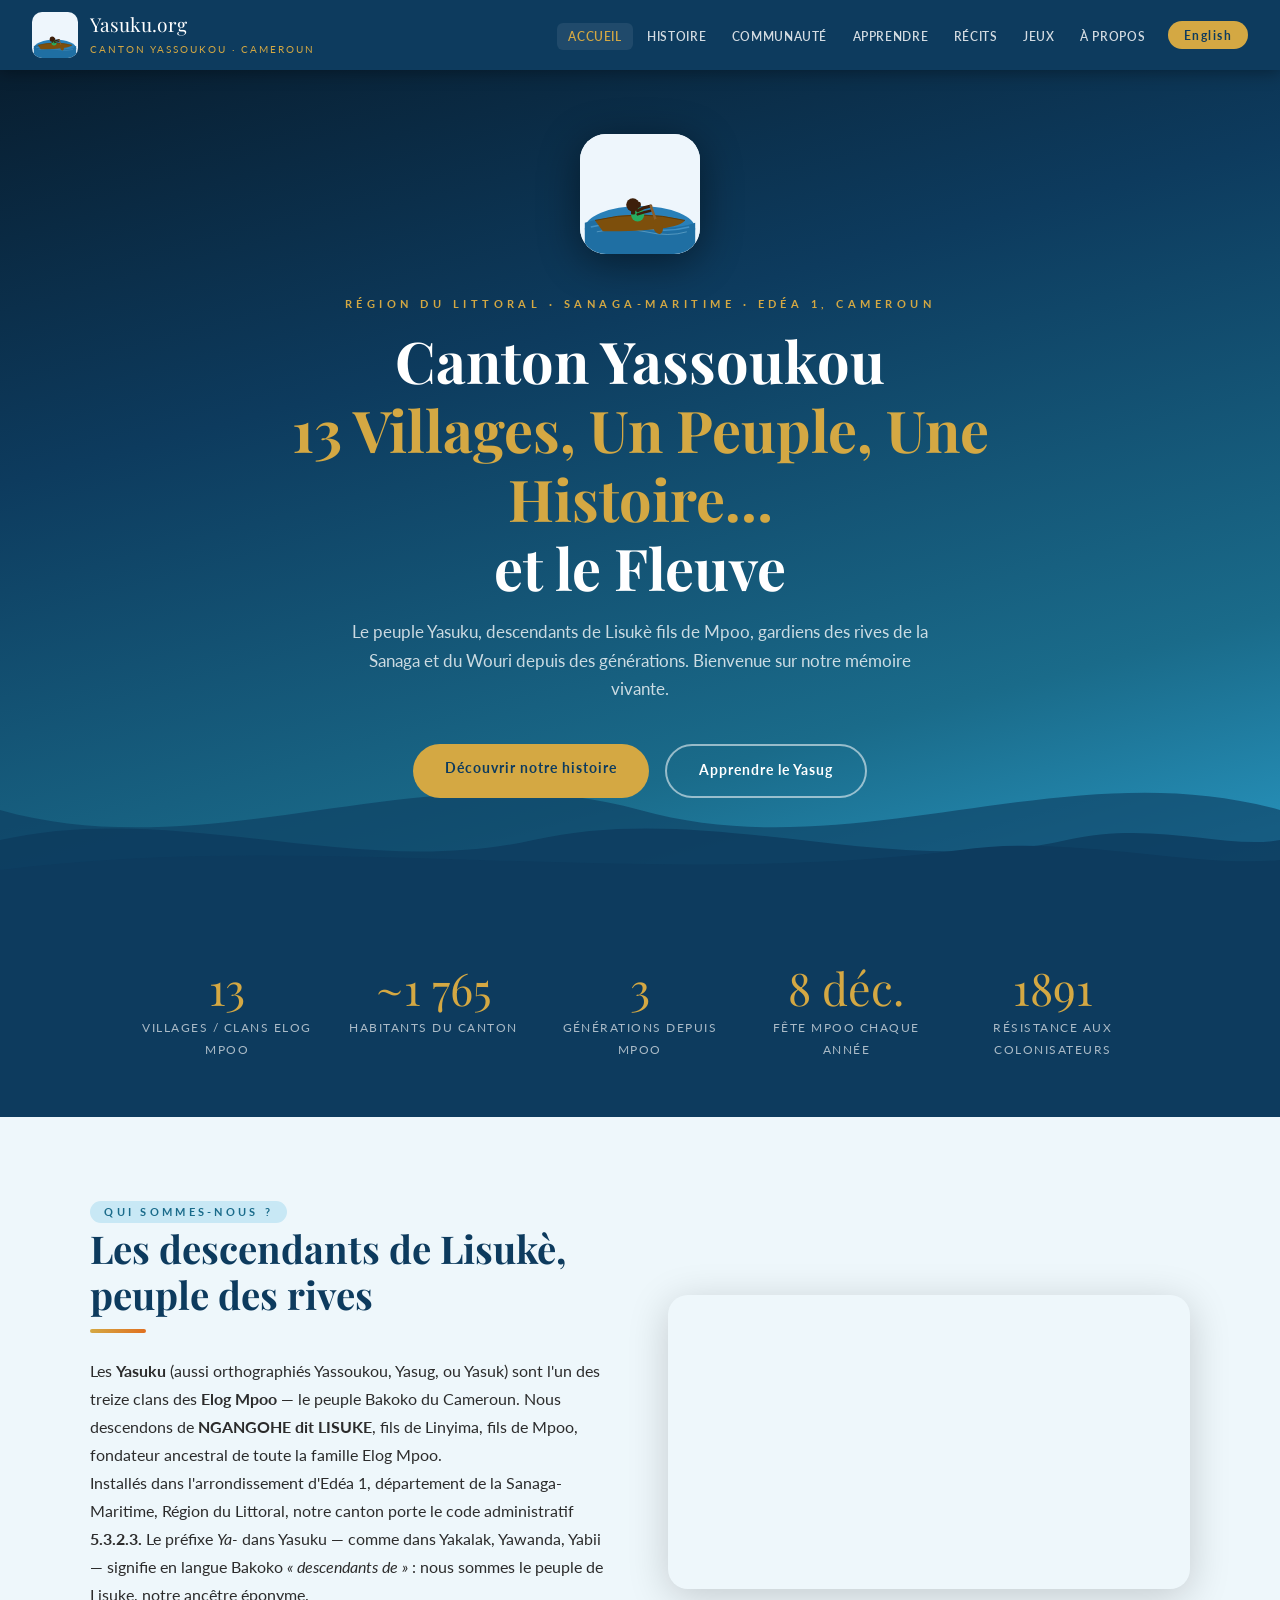
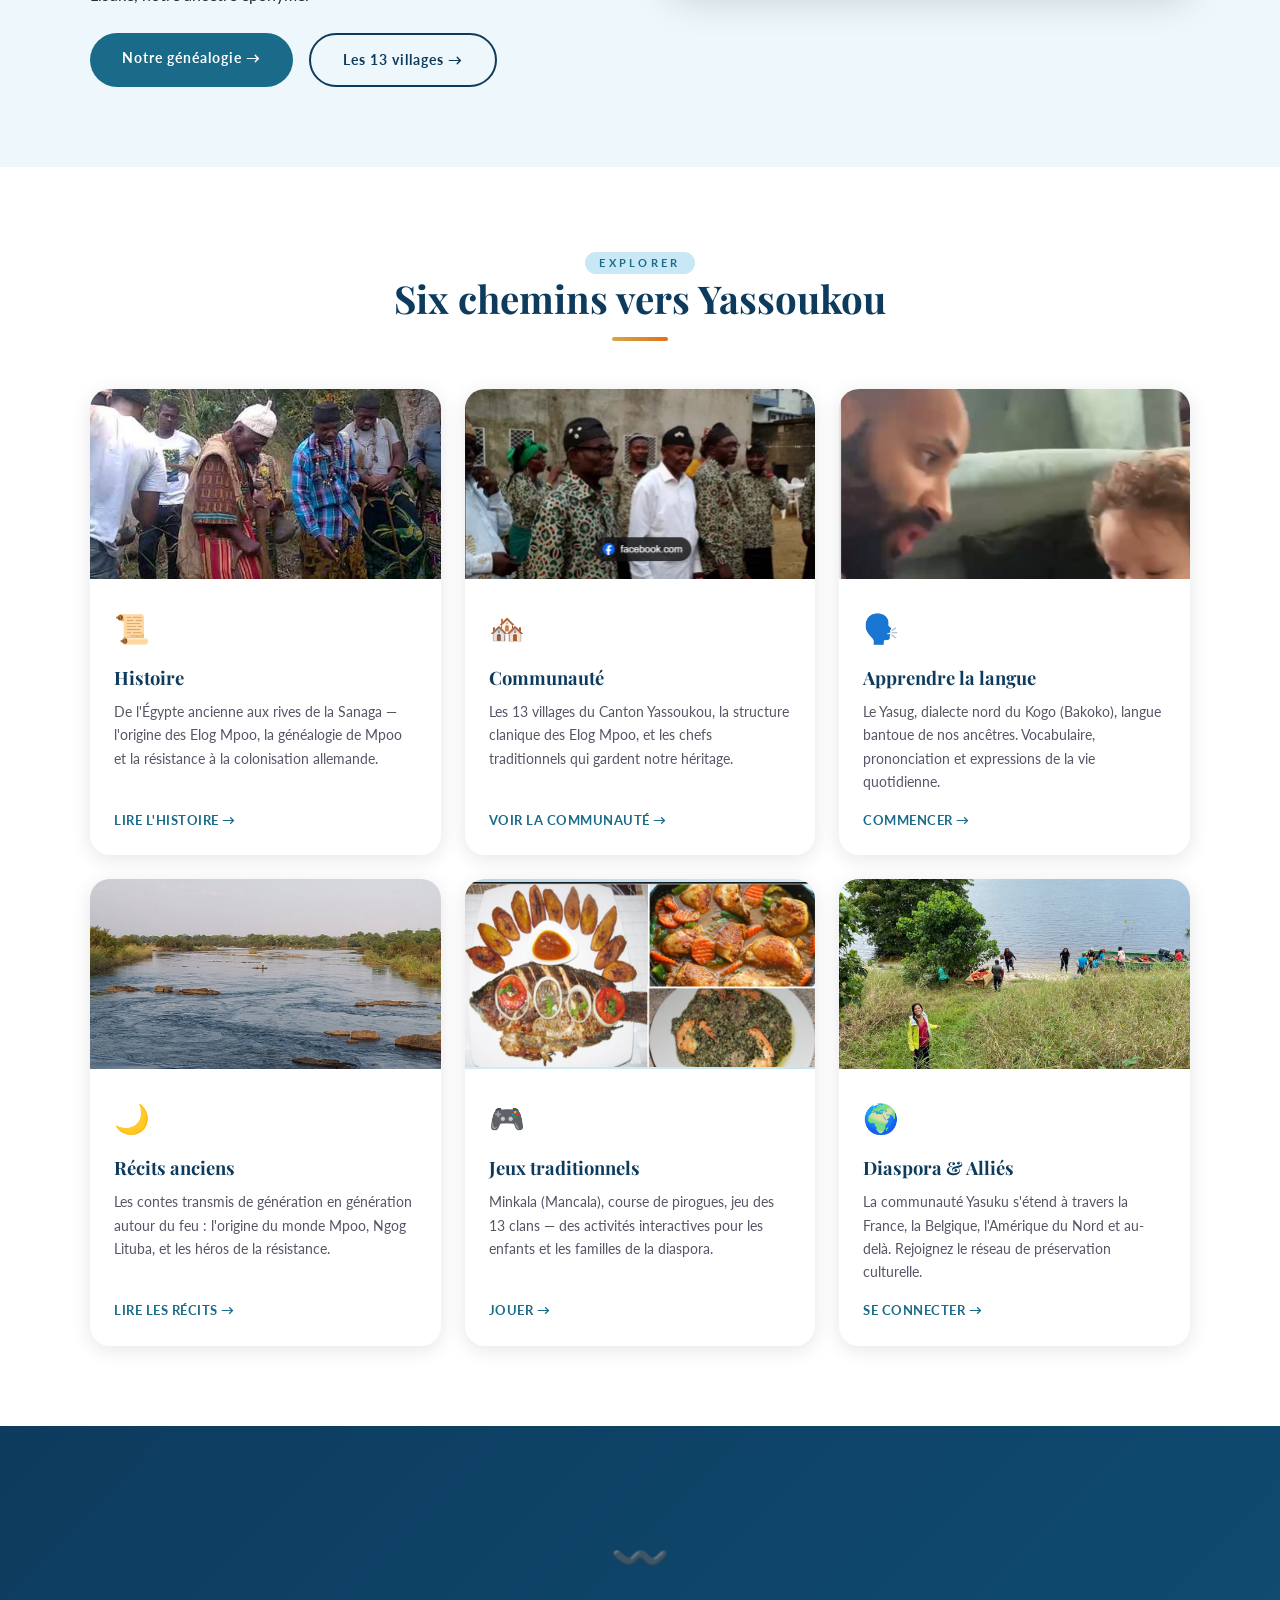
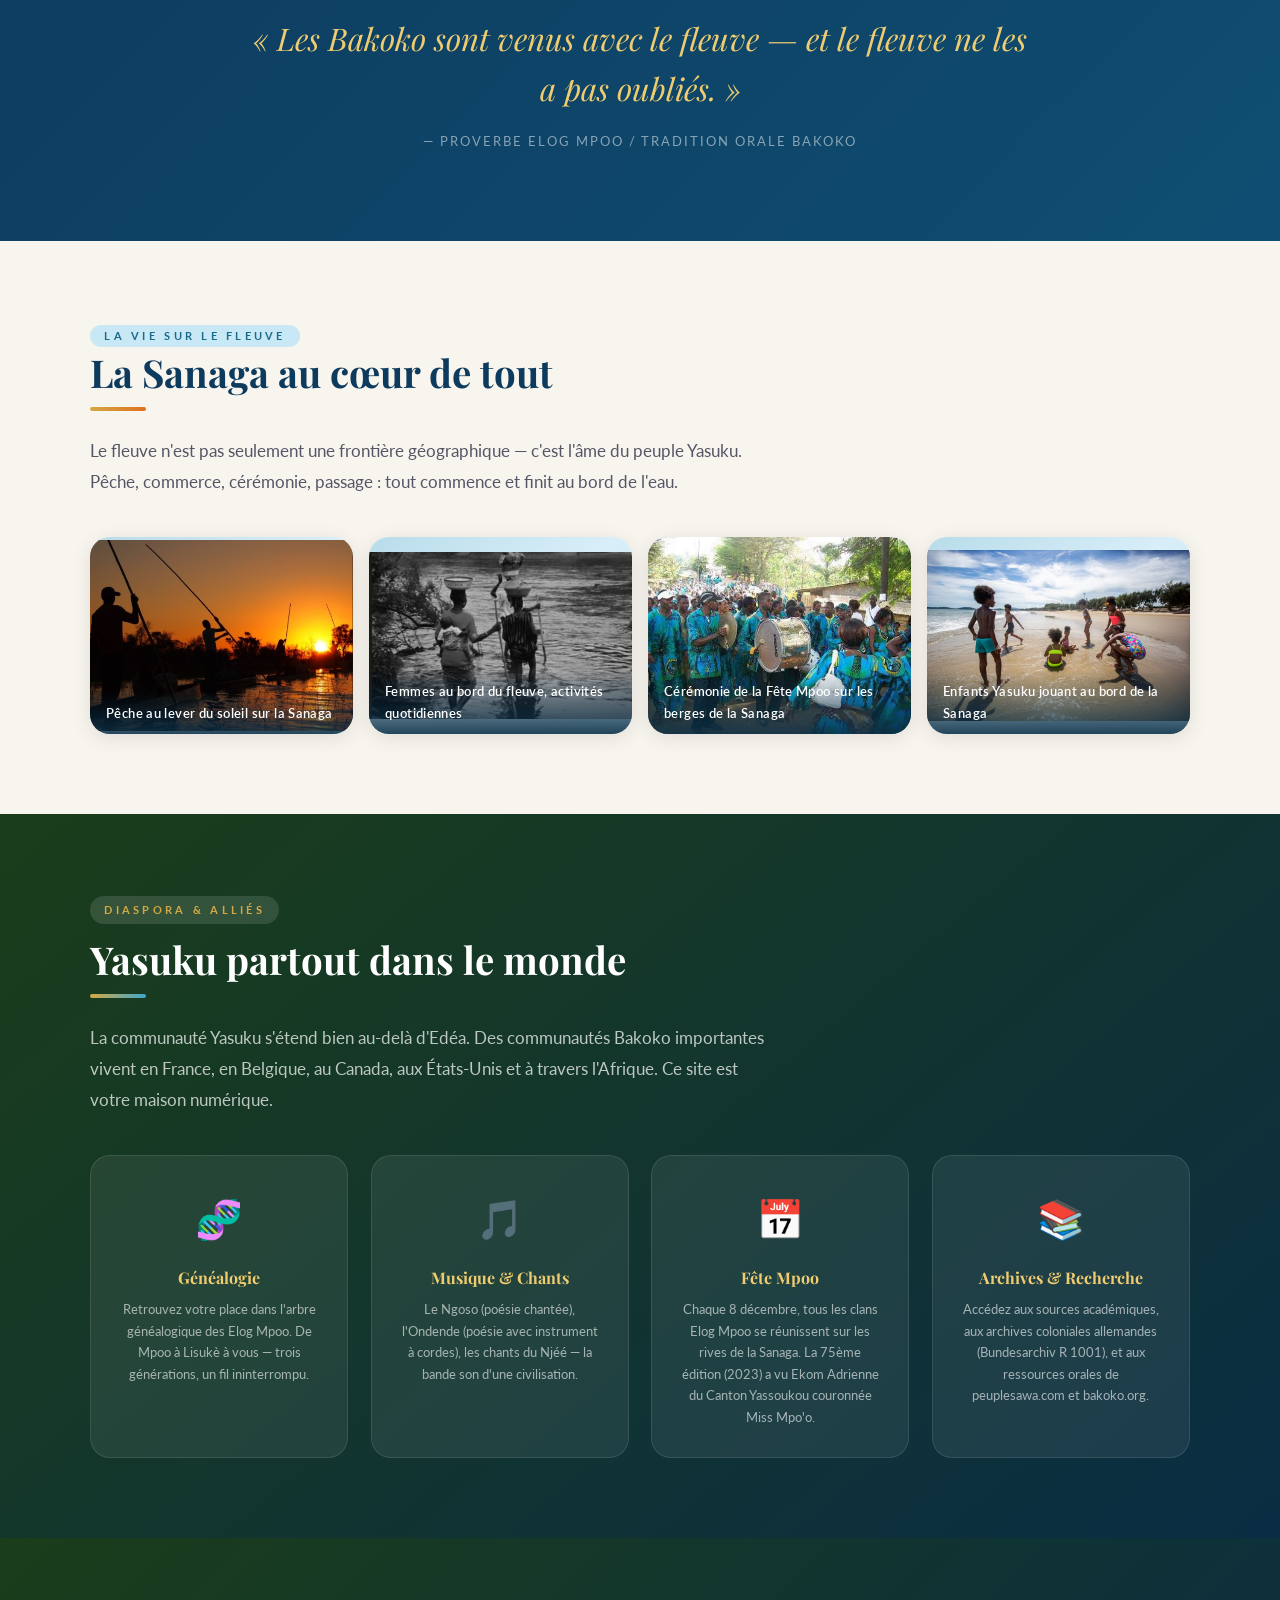
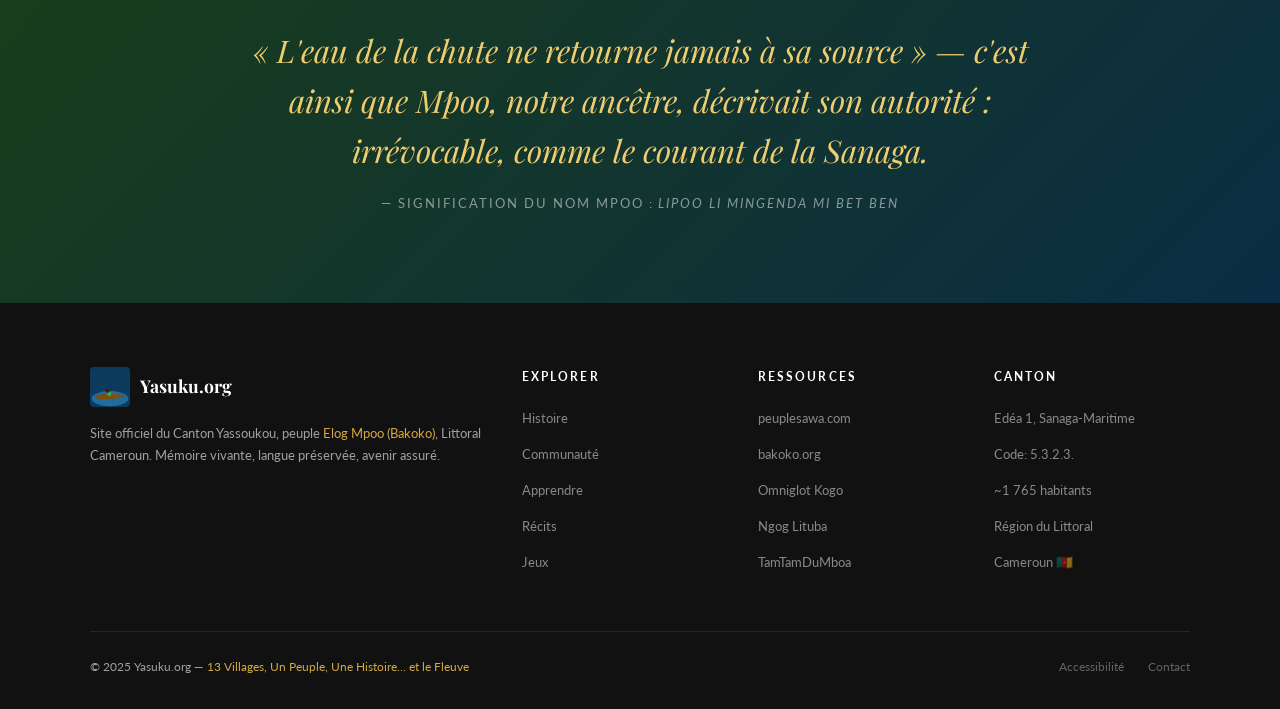
<file: index.html>
<!DOCTYPE html>
<html lang="fr">
<head>
  <meta charset="UTF-8"/>
  <meta name="viewport" content="width=device-width, initial-scale=1.0"/>
  <meta name="description" content="Canton Yassoukou — 13 Villages, Un Peuple, Une Histoire… et le Fleuve. Site officiel du peuple Yasuku / Yasug des Elog Mpoo (Bakoko), Cameroun."/>
  <meta property="og:title" content="Yasuku.org — Canton Yassoukou, Cameroun"/>
  <meta property="og:description" content="Histoire, culture, langue et patrimoine du peuple Yasuku, Littoral Cameroun."/>
  <title>Yasuku.org — Canton Yassoukou · 13 Villages, Un Peuple, Une Histoire</title>
  <link rel="preconnect" href="https://fonts.googleapis.com"/>
  <link rel="preconnect" href="https://fonts.gstatic.com" crossorigin/>
  <link href="https://fonts.googleapis.com/css2?family=Playfair+Display:ital,wght@0,400;0,600;0,700;1,400&family=Lato:wght@300;400;700;900&display=swap" rel="stylesheet"/>
  <link rel="stylesheet" href="css/style.css"/>
</head>
<body class="lang-fr">

<!-- ===== NAVIGATION ===== -->
<nav id="navbar" role="navigation">
  <a href="index.html" class="nav-logo">
    <!-- Inline SVG Logo: canoe paddler on Sanaga River -->
    <svg width="46" height="46" viewBox="0 0 200 200" xmlns="http://www.w3.org/2000/svg" style="border-radius:10px">
      <rect width="200" height="200" rx="28" fill="#eef6fc"/>
      <!-- Water -->
      <ellipse cx="100" cy="158" rx="92" ry="38" fill="#2980b9"/>
      <path d="M8,148 Q55,132 100,148 Q145,164 192,148 L192,200 L8,200 Z" fill="#1f6fa3"/>
      <!-- Wave highlights -->
      <path d="M18,155 Q60,144 100,155 Q140,166 182,155" stroke="#5dade2" stroke-width="2.5" fill="none" opacity="0.55"/>
      <path d="M28,163 Q70,154 110,163 Q148,172 178,163" stroke="#aedcf0" stroke-width="1.5" fill="none" opacity="0.4"/>
      <!-- Canoe -->
      <path d="M25,144 Q100,124 175,144 Q162,162 38,162 Z" fill="#7d4f0c"/>
      <path d="M25,144 Q100,126 175,144" stroke="#5c3808" stroke-width="1.5" fill="none"/>
      <!-- Seated figure — facing right -->
      <!-- Torso/shirt green -->
      <ellipse cx="96" cy="134" rx="11" ry="12" fill="#27ae60"/>
      <!-- Arms -->
      <path d="M96,128 Q106,122 118,120" stroke="#3d1f0a" stroke-width="5" stroke-linecap="round" fill="none"/>
      <path d="M96,134 Q107,130 118,128" stroke="#3d1f0a" stroke-width="4" stroke-linecap="round" fill="none"/>
      <!-- Paddle shaft -->
      <line x1="118" y1="120" x2="128" y2="148" stroke="#8b5e2a" stroke-width="4" stroke-linecap="round"/>
      <!-- Paddle blade -->
      <ellipse cx="130" cy="154" rx="8" ry="13" fill="#7d4f0c" transform="rotate(-15,130,154)"/>
      <!-- Head -->
      <circle cx="88" cy="118" r="11" fill="#3d1f0a"/>
      <!-- Ear -->
      <ellipse cx="98" cy="118" rx="3.5" ry="5" fill="#3d1f0a"/>
      <!-- Neck -->
      <rect x="85" y="127" width="7" height="7" rx="2" fill="#3d1f0a"/>
    </svg>
    <div>
      <span class="nav-logo-text">Yasuku.org</span>
      <span class="nav-logo-sub">Canton Yassoukou · Cameroun</span>
    </div>
  </a>

  <ul class="nav-links" id="navLinks">
    <li><a href="index.html" class="active">
      <span class="lang-fr">Accueil</span><span class="lang-en">Home</span>
    </a></li>
    <li><a href="history.html">
      <span class="lang-fr">Histoire</span><span class="lang-en">History</span>
    </a></li>
    <li><a href="community.html">
      <span class="lang-fr">Communauté</span><span class="lang-en">Community</span>
    </a></li>
    <li><a href="learn.html">
      <span class="lang-fr">Apprendre</span><span class="lang-en">Learn</span>
    </a></li>
    <li><a href="stories.html">
      <span class="lang-fr">Récits</span><span class="lang-en">Stories</span>
    </a></li>
    <li><a href="games.html">
      <span class="lang-fr">Jeux</span><span class="lang-en">Games</span>
    </a></li>
    <li><a href="about.html"><span class="lang-fr">À propos</span><span class="lang-en">About</span></a></li>
    <button class="lang-btn" aria-label="Switch language">English</button>
  </ul>

  <button class="hamburger" id="hamburger" aria-label="Menu" aria-expanded="false">
    <span></span><span></span><span></span>
  </button>
</nav>

<main>

<!-- ===== HERO ===== -->
<section class="hero" aria-label="Bienvenue / Welcome">
  <div class="hero-ripple">
    <svg viewBox="0 0 1440 200" preserveAspectRatio="none" xmlns="http://www.w3.org/2000/svg">
      <path d="M0,100 C240,160 480,40 720,100 C960,160 1200,40 1440,100 L1440,200 L0,200 Z" fill="rgba(13,59,94,0.6)"/>
      <path d="M0,130 C200,90 400,170 600,130 C800,90 1000,170 1200,130 C1300,110 1380,140 1440,130 L1440,200 L0,200 Z" fill="rgba(13,59,94,0.8)"/>
      <path d="M0,160 C360,120 720,180 1080,140 C1200,124 1340,158 1440,150 L1440,200 L0,200 Z" fill="rgba(13,59,94,1)"/>
    </svg>
  </div>

  <div class="hero-content">
    <!-- Inline SVG as hero logo -->
    <svg class="hero-logo" viewBox="0 0 200 200" xmlns="http://www.w3.org/2000/svg">
      <rect width="200" height="200" rx="28" fill="#eef6fc"/>
      <ellipse cx="100" cy="158" rx="92" ry="38" fill="#2980b9"/>
      <path d="M8,148 Q55,132 100,148 Q145,164 192,148 L192,200 L8,200 Z" fill="#1f6fa3"/>
      <path d="M18,155 Q60,144 100,155 Q140,166 182,155" stroke="#5dade2" stroke-width="2.5" fill="none" opacity="0.55"/>
      <path d="M28,163 Q70,154 110,163 Q148,172 178,163" stroke="#aedcf0" stroke-width="1.5" fill="none" opacity="0.4"/>
      <path d="M25,144 Q100,124 175,144 Q162,162 38,162 Z" fill="#7d4f0c"/>
      <path d="M25,144 Q100,126 175,144" stroke="#5c3808" stroke-width="1.5" fill="none"/>
      <ellipse cx="96" cy="134" rx="11" ry="12" fill="#27ae60"/>
      <path d="M96,128 Q106,122 118,120" stroke="#3d1f0a" stroke-width="5" stroke-linecap="round" fill="none"/>
      <path d="M96,134 Q107,130 118,128" stroke="#3d1f0a" stroke-width="4" stroke-linecap="round" fill="none"/>
      <line x1="118" y1="120" x2="128" y2="148" stroke="#8b5e2a" stroke-width="4" stroke-linecap="round"/>
      <ellipse cx="130" cy="154" rx="8" ry="13" fill="#7d4f0c" transform="rotate(-15,130,154)"/>
      <circle cx="88" cy="118" r="11" fill="#3d1f0a"/>
      <ellipse cx="98" cy="118" rx="3.5" ry="5" fill="#3d1f0a"/>
      <rect x="85" y="127" width="7" height="7" rx="2" fill="#3d1f0a"/>
    </svg>

    <p class="hero-tagline lang-fr">Région du Littoral · Sanaga-Maritime · Edéa 1, Cameroun</p>
    <p class="hero-tagline lang-en">Littoral Region · Sanaga-Maritime · Edéa 1, Cameroon</p>

    <h1 class="lang-fr">Canton Yassoukou<br/><em>13 Villages, Un Peuple, Une Histoire…</em><br/>et le Fleuve</h1>
    <h1 class="lang-en">Canton Yassoukou<br/><em>13 Villages, One People, One History…</em><br/>and the River</h1>

    <p class="hero-sub lang-fr">
      Le peuple Yasuku, descendants de Lisukè fils de Mpoo, gardiens des rives de la Sanaga et du Wouri depuis des générations. Bienvenue sur notre mémoire vivante.
    </p>
    <p class="hero-sub lang-en">
      The Yasuku people, descendants of Lisukè son of Mpoo, keepers of the Sanaga and Wouri rivers for generations. Welcome to our living memory.
    </p>

    <div class="hero-cta">
      <a href="history.html" class="btn btn-primary lang-fr">Découvrir notre histoire</a>
      <a href="history.html" class="btn btn-primary lang-en">Discover our history</a>
      <a href="learn.html" class="btn btn-outline lang-fr">Apprendre le Yasug</a>
      <a href="learn.html" class="btn btn-outline lang-en">Learn the Yasug language</a>
    </div>
  </div>
</section>

<!-- ===== FACTS STRIP ===== -->
<div class="facts-strip" aria-label="Chiffres clés">
  <div class="facts-grid">
    <div class="fade-in">
      <div class="fact-num">13</div>
      <div class="fact-label lang-fr">Villages / Clans Elog Mpoo</div>
      <div class="fact-label lang-en">Villages / Elog Mpoo Clans</div>
    </div>
    <div class="fade-in">
      <div class="fact-num">~1 765</div>
      <div class="fact-label lang-fr">Habitants du canton</div>
      <div class="fact-label lang-en">Canton inhabitants</div>
    </div>
    <div class="fade-in">
      <div class="fact-num">3</div>
      <div class="fact-label lang-fr">Générations depuis Mpoo</div>
      <div class="fact-label lang-en">Generations from Mpoo</div>
    </div>
    <div class="fade-in">
      <div class="fact-num">8 déc.</div>
      <div class="fact-label lang-fr">Fête Mpoo chaque année</div>
      <div class="fact-label lang-en">Annual Fête Mpoo</div>
    </div>
    <div class="fade-in">
      <div class="fact-num">1891</div>
      <div class="fact-label lang-fr">Résistance aux colonisateurs</div>
      <div class="fact-label lang-en">Resistance against colonizers</div>
    </div>
  </div>
</div>

<!-- ===== ABOUT SECTION ===== -->
<section class="river-section" style="background:var(--river-mist)">
  <div class="section-inner">
    <div style="display:grid; grid-template-columns:1fr 1fr; gap:3.5rem; align-items:center" class="about-grid">
      <div class="fade-in">
        <span class="section-tag lang-fr">Qui sommes-nous ?</span>
        <span class="section-tag lang-en">Who are we?</span>
        <h2 class="section-title lang-fr">Les descendants de Lisukè,<br/>peuple des rives</h2>
        <h2 class="section-title lang-en">The descendants of Lisukè,<br/>people of the riverbanks</h2>
        <div class="section-divider"></div>
        <p class="lang-fr">Les <strong>Yasuku</strong> (aussi orthographiés Yassoukou, Yasug, ou Yasuk) sont l'un des treize clans des <strong>Elog Mpoo</strong> — le peuple Bakoko du Cameroun. Nous descendons de <strong>NGANGOHE dit LISUKE</strong>, fils de Linyima, fils de Mpoo, fondateur ancestral de toute la famille Elog Mpoo.</p>
        <p class="lang-en">The <strong>Yasuku</strong> (also spelled Yassoukou, Yasug, or Yasuk) are one of the thirteen clans of the <strong>Elog Mpoo</strong> — the Bakoko people of Cameroon. We descend from <strong>NGANGOHE known as LISUKE</strong>, son of Linyima, son of Mpoo, founding ancestor of the entire Elog Mpoo family.</p>
        <p class="lang-fr">Installés dans l'arrondissement d'Edéa 1, département de la Sanaga-Maritime, Région du Littoral, notre canton porte le code administratif <strong>5.3.2.3.</strong> Le préfixe <em>Ya-</em> dans Yasuku — comme dans Yakalak, Yawanda, Yabii — signifie en langue Bakoko <em>« descendants de »</em> : nous sommes le peuple de Lisuke, notre ancêtre éponyme.</p>
        <p class="lang-en">Located in the arrondissement of Edéa 1, Sanaga-Maritime department, Littoral Region, our canton carries administrative code <strong>5.3.2.3.</strong> The prefix <em>Ya-</em> in Yasuku — as in Yakalak, Yawanda, Yabii — means in Bakoko <em>"descendants of"</em>: we are the people of Lisuke, our eponymous ancestor.</p>
        <div style="margin-top:1.5rem; display:flex; gap:1rem; flex-wrap:wrap;">
          <a href="history.html" class="btn btn-river lang-fr">Notre généalogie →</a>
          <a href="history.html" class="btn btn-river lang-en">Our genealogy →</a>
          <a href="community.html" class="btn btn-outline" style="color:var(--river-deep);border-color:var(--river-deep)">
            <span class="lang-fr">Les 13 villages →</span>
            <span class="lang-en">The 13 villages →</span>
          </a>
        </div>
      </div>

      <!-- River illustration -->
      <div class="fade-in" style="border-radius:var(--radius-lg); overflow:hidden; box-shadow:var(--shadow-lg)">
        <div style="position:relative;width:100%;padding-bottom:56.25%">
          <iframe src="https://www.youtube.com/embed/r98Pf0N4Ugk"
                  title="River scene"
                  style="position:absolute;top:0;left:0;width:100%;height:100%"
                  frameborder="0"
                  allow="accelerometer; autoplay; clipboard-write; encrypted-media; gyroscope; picture-in-picture"
                  allowfullscreen></iframe>
        </div>
      </div>
    </div>
  </div>
</section>

<!-- ===== NAVIGATION CARDS ===== -->
<section style="background:var(--white)">
  <div class="section-inner">
    <div class="text-center fade-in" style="margin-bottom:3rem">
      <span class="section-tag lang-fr">Explorer</span>
      <span class="section-tag lang-en">Explore</span>
      <h2 class="section-title lang-fr">Six chemins vers Yassoukou</h2>
      <h2 class="section-title lang-en">Six paths into Yassoukou</h2>
      <div class="section-divider" style="margin:1rem auto"></div>
    </div>

    <div class="cards-grid">
      <!-- Card 1: History -->
      <a href="history.html" class="card fade-in">
<div class="card-illustration">
  <img src="images/ngok-lituba-2.jpg" alt="Ngog Lituba sacred rock" style="display:block;width:100%;height:100%;object-fit:cover">
</div>
        <div class="card-body">
          <div class="card-icon">📜</div>
          <h3 class="lang-fr">Histoire</h3>
          <h3 class="lang-en">History</h3>
          <p class="lang-fr">De l'Égypte ancienne aux rives de la Sanaga — l'origine des Elog Mpoo, la généalogie de Mpoo et la résistance à la colonisation allemande.</p>
          <p class="lang-en">From ancient Egypt to the banks of the Sanaga — the origin of the Elog Mpoo, Mpoo's genealogy, and resistance to German colonization.</p>
          <span class="card-link lang-fr">Lire l'histoire →</span>
          <span class="card-link lang-en">Read the history →</span>
        </div>
      </a>

      <!-- Card 2: Community -->
      <a href="community.html" class="card fade-in">
<div class="card-illustration">
  <img src="images/njiee.jpg" alt="Njéé ceremony" style="display:block;width:100%;height:100%;object-fit:cover">
</div>
        <div class="card-body">
          <div class="card-icon">🏘️</div>
          <h3 class="lang-fr">Communauté</h3>
          <h3 class="lang-en">Community</h3>
          <p class="lang-fr">Les 13 villages du Canton Yassoukou, la structure clanique des Elog Mpoo, et les chefs traditionnels qui gardent notre héritage.</p>
          <p class="lang-en">The 13 villages of Canton Yassoukou, the clan structure of the Elog Mpoo, and the traditional chiefs who guard our heritage.</p>
          <span class="card-link lang-fr">Voir la communauté →</span>
          <span class="card-link lang-en">See the community →</span>
        </div>
      </a>

      <!-- Card 3: Learn -->
      <a href="learn.html" class="card fade-in">
<div class="card-illustration">
  <img src="images/naeli.jpg" alt="Naeli" style="display:block;width:100%;height:auto;object-fit:cover">
</div>
        <div class="card-body">
          <div class="card-icon">🗣️</div>
          <h3 class="lang-fr">Apprendre la langue</h3>
          <h3 class="lang-en">Learn the language</h3>
          <p class="lang-fr">Le Yasug, dialecte nord du Kogo (Bakoko), langue bantoue de nos ancêtres. Vocabulaire, prononciation et expressions de la vie quotidienne.</p>
          <p class="lang-en">Yasug, northern dialect of Kogo (Bakoko), Bantu language of our ancestors. Vocabulary, pronunciation, and expressions of daily life.</p>
          <span class="card-link lang-fr">Commencer →</span>
          <span class="card-link lang-en">Start learning →</span>
        </div>
      </a>

      <!-- Card 4: Stories -->
      <a href="stories.html" class="card fade-in">
<div class="card-illustration">
  <img src="images/sanaga-1.jpg" alt="Sanaga night scene" style="display:block;width:100%;height:auto;object-fit:cover">
</div>
        <div class="card-body">
          <div class="card-icon">🌙</div>
          <h3 class="lang-fr">Récits anciens</h3>
          <h3 class="lang-en">Ancient Stories</h3>
          <p class="lang-fr">Les contes transmis de génération en génération autour du feu : l'origine du monde Mpoo, Ngog Lituba, et les héros de la résistance.</p>
          <p class="lang-en">Tales passed down through generations around the fire: the origin of the Mpoo world, Ngog Lituba, and the heroes of resistance.</p>
          <span class="card-link lang-fr">Lire les récits →</span>
          <span class="card-link lang-en">Read the stories →</span>
        </div>
      </a>

      <!-- Card 5: Games -->
      <a href="games.html" class="card fade-in">
        <div class="card-illustration">
        <img src="images/food.jpg" alt="Mancala game by the river" />
        </div>
        <div class="card-body">
          <div class="card-icon">🎮</div>
          <h3 class="lang-fr">Jeux traditionnels</h3>
          <h3 class="lang-en">Traditional Games</h3>
          <p class="lang-fr">Minkala (Mancala), course de pirogues, jeu des 13 clans — des activités interactives pour les enfants et les familles de la diaspora.</p>
          <p class="lang-en">Minkala (Mancala), canoe racing, the 13 clans game — interactive activities for children and diaspora families.</p>
          <span class="card-link lang-fr">Jouer →</span>
          <span class="card-link lang-en">Play now →</span>
        </div>
      </a>

      <!-- Card 6: Diaspora -->
      <a href="#diaspora" class="card fade-in">
<div class="card-illustration">
  <img src="images/sanaga.jpg" alt="Sanaga" style="display:block;width:100%;height:auto;object-fit:cover">
</div>
        <div class="card-body">
          <div class="card-icon">🌍</div>
          <h3 class="lang-fr">Diaspora & Alliés</h3>
          <h3 class="lang-en">Diaspora & Allies</h3>
          <p class="lang-fr">La communauté Yasuku s'étend à travers la France, la Belgique, l'Amérique du Nord et au-delà. Rejoignez le réseau de préservation culturelle.</p>
          <p class="lang-en">The Yasuku community extends across France, Belgium, North America and beyond. Join the cultural preservation network.</p>
          <span class="card-link lang-fr">Se connecter →</span>
          <span class="card-link lang-en">Connect →</span>
        </div>
      </a>
    </div>
  </div>
</section>

<!-- ===== PROVERB ===== -->
<div class="proverb-block">
  <div class="proverb-icon">〰️</div>
  <p class="proverb-text lang-fr">« Les Bakoko sont venus avec le fleuve — et le fleuve ne les a pas oubliés. »</p>
  <p class="proverb-text lang-en">"The Bakoko came with the river — and the river has not forgotten them."</p>
  <p class="proverb-attr lang-fr">— Proverbe Elog Mpoo / Tradition orale Bakoko</p>
  <p class="proverb-attr lang-en">— Elog Mpoo proverb / Bakoko oral tradition</p>
</div>

<!-- ===== RIVER LIFE PHOTOS ===== -->
<section style="background:var(--light-bg)">
  <div class="section-inner">
    <div class="fade-in">
      <span class="section-tag lang-fr">La vie sur le fleuve</span>
      <span class="section-tag lang-en">Life on the river</span>
      <h2 class="section-title lang-fr">La Sanaga au cœur de tout</h2>
      <h2 class="section-title lang-en">The Sanaga at the heart of everything</h2>
      <div class="section-divider"></div>
      <p class="section-lead lang-fr">Le fleuve n'est pas seulement une frontière géographique — c'est l'âme du peuple Yasuku. Pêche, commerce, cérémonie, passage : tout commence et finit au bord de l'eau.</p>
      <p class="section-lead lang-en">The river is not merely a geographic boundary — it is the soul of the Yasuku people. Fishing, trade, ceremony, passage: everything begins and ends at the water's edge.</p>
    </div>

    <div class="photo-grid fade-in">
      <!-- Photo 1: Morning fishing -->
      <div class="photo-card">
        <img src="images/peche-au-lever-du-soleil.jpg" alt="Fishing at sunrise" />
        <div class="photo-caption lang-fr">Pêche au lever du soleil sur la Sanaga</div>
        <div class="photo-caption lang-en">Fishing at sunrise on the Sanaga</div>
      </div>

      <!-- Photo 2: Women at river -->
      <div class="photo-card">
        <img src="images/femmes-au-bord-du-fleuve.jpg" alt="Women by the river" />
        <div class="photo-caption lang-fr">Femmes au bord du fleuve, activités quotidiennes</div>
        <div class="photo-caption lang-en">Women by the river, daily activities</div>
      </div>

      <!-- Photo 3: Ceremony -->
      <div class="photo-card">
        <img src="images/ceremonie-mpoo-sanaga.jpg" alt="Ceremony by the Sanaga river" />
        <div class="photo-caption lang-fr">Cérémonie de la Fête Mpoo sur les berges de la Sanaga</div>
        <div class="photo-caption lang-en">Fête Mpoo ceremony on the Sanaga riverbanks</div>
      </div>

      <!-- Photo 4: Children -->
      <div class="photo-card">
      <img src="images/enfants-au-bord-sanaga.jpg" alt="Children playing by the Sanaga" />
        <div class="photo-caption lang-fr">Enfants Yasuku jouant au bord de la Sanaga</div>
        <div class="photo-caption lang-en">Yasuku children playing by the Sanaga</div>
      </div>
    </div>
  </div>
</section>

<!-- ===== DIASPORA SECTION ===== -->
<section class="diaspora-section" id="diaspora">
  <div class="section-inner">
    <div class="fade-in">
      <span class="section-tag">
        <span class="lang-fr">Diaspora & Alliés</span>
        <span class="lang-en">Diaspora & Allies</span>
      </span>
      <h2 class="section-title lang-fr">Yasuku partout dans le monde</h2>
      <h2 class="section-title lang-en">Yasuku across the world</h2>
      <div class="section-divider"></div>
      <p class="section-lead lang-fr">La communauté Yasuku s'étend bien au-delà d'Edéa. Des communautés Bakoko importantes vivent en France, en Belgique, au Canada, aux États-Unis et à travers l'Afrique. Ce site est votre maison numérique.</p>
      <p class="section-lead lang-en">The Yasuku community extends far beyond Edéa. Significant Bakoko communities live in France, Belgium, Canada, the United States, and across Africa. This site is your digital home.</p>
    </div>

    <div class="connect-grid fade-in">
      <div class="connect-card">
        <div class="icon">🧬</div>
        <h4 class="lang-fr">Généalogie</h4>
        <h4 class="lang-en">Genealogy</h4>
        <p class="lang-fr">Retrouvez votre place dans l'arbre généalogique des Elog Mpoo. De Mpoo à Lisukè à vous — trois générations, un fil ininterrompu.</p>
        <p class="lang-en">Find your place in the Elog Mpoo genealogical tree. From Mpoo to Lisukè to you — three generations, an unbroken thread.</p>
      </div>
      <div class="connect-card">
        <div class="icon">🎵</div>
        <h4 class="lang-fr">Musique & Chants</h4>
        <h4 class="lang-en">Music & Songs</h4>
        <p class="lang-fr">Le Ngoso (poésie chantée), l'Ondende (poésie avec instrument à cordes), les chants du Njéé — la bande son d'une civilisation.</p>
        <p class="lang-en">Ngoso (sung poetry), Ondende (poetry with strings), Njéé society chants — the soundtrack of a civilization.</p>
      </div>
      <div class="connect-card">
        <div class="icon">📅</div>
        <h4 class="lang-fr">Fête Mpoo</h4>
        <h4 class="lang-en">Fête Mpoo</h4>
        <p class="lang-fr">Chaque 8 décembre, tous les clans Elog Mpoo se réunissent sur les rives de la Sanaga. La 75ème édition (2023) a vu Ekom Adrienne du Canton Yassoukou couronnée Miss Mpo'o.</p>
        <p class="lang-en">Every December 8th, all Elog Mpoo clans gather on the Sanaga riverbanks. The 75th edition (2023) saw Ekom Adrienne of Canton Yassoukou crowned Miss Mpo'o.</p>
      </div>
      <div class="connect-card">
        <div class="icon">📚</div>
        <h4 class="lang-fr">Archives & Recherche</h4>
        <h4 class="lang-en">Archives & Research</h4>
        <p class="lang-fr">Accédez aux sources académiques, aux archives coloniales allemandes (Bundesarchiv R 1001), et aux ressources orales de peuplesawa.com et bakoko.org.</p>
        <p class="lang-en">Access academic sources, German colonial archives (Bundesarchiv R 1001), and oral resources at peuplesawa.com and bakoko.org.</p>
      </div>
    </div>
  </div>
</section>

<!-- ===== SECOND PROVERB ===== -->
<div class="proverb-block" style="background:linear-gradient(135deg,#1a3d1a,#0a2d44)">
  <p class="proverb-text lang-fr">« L'eau de la chute ne retourne jamais à sa source » — c'est ainsi que Mpoo, notre ancêtre, décrivait son autorité : irrévocable, comme le courant de la Sanaga.</p>
  <p class="proverb-text lang-en">"The water of the fall never returns to its source" — so Mpoo, our ancestor, described his authority: irrevocable, like the current of the Sanaga.</p>
  <p class="proverb-attr lang-fr">— Signification du nom MPOO : <em>Lipoo Li Mingenda Mi Bet Ben</em></p>
  <p class="proverb-attr lang-en">— Meaning of the name MPOO: <em>Lipoo Li Mingenda Mi Bet Ben</em></p>
</div>

</main>

<!-- ===== FOOTER ===== -->
<footer>
  <div class="footer-inner">
    <div class="footer-brand">
      <div class="footer-logo">
        <svg width="40" height="40" viewBox="0 0 200 200" xmlns="http://www.w3.org/2000/svg">
          <rect width="200" height="200" rx="20" fill="#0d3b5e"/>
          <ellipse cx="100" cy="158" rx="92" ry="38" fill="#2980b9" opacity="0.7"/>
          <path d="M25,144 Q100,124 175,144 Q162,162 38,162 Z" fill="#7d4f0c"/>
          <ellipse cx="96" cy="134" rx="11" ry="12" fill="#27ae60"/>
          <circle cx="88" cy="118" r="11" fill="#3d1f0a"/>
          <line x1="118" y1="120" x2="128" y2="148" stroke="#8b5e2a" stroke-width="4" stroke-linecap="round"/>
        </svg>
        <h3>Yasuku.org</h3>
      </div>
      <p class="lang-fr">Site officiel du Canton Yassoukou, peuple <span class="footer-gold">Elog Mpoo (Bakoko)</span>, Littoral Cameroun. Mémoire vivante, langue préservée, avenir assuré.</p>
      <p class="lang-en">Official site of Canton Yassoukou, <span class="footer-gold">Elog Mpoo (Bakoko)</span> people, Littoral Cameroon. Living memory, preserved language, assured future.</p>
    </div>

    <div class="footer-col">
      <h4 class="lang-fr">Explorer</h4>
      <h4 class="lang-en">Explore</h4>
      <ul>
        <li><a href="history.html"><span class="lang-fr">Histoire</span><span class="lang-en">History</span></a></li>
        <li><a href="community.html"><span class="lang-fr">Communauté</span><span class="lang-en">Community</span></a></li>
        <li><a href="learn.html"><span class="lang-fr">Apprendre</span><span class="lang-en">Learn</span></a></li>
        <li><a href="stories.html"><span class="lang-fr">Récits</span><span class="lang-en">Stories</span></a></li>
        <li><a href="games.html"><span class="lang-fr">Jeux</span><span class="lang-en">Games</span></a></li>
      </ul>
    </div>

    <div class="footer-col">
      <h4 class="lang-fr">Ressources</h4>
      <h4 class="lang-en">Resources</h4>
      <ul>
        <li><a href="https://peuplesawa.com" target="_blank" rel="noopener">peuplesawa.com</a></li>
        <li><a href="https://bakoko.org" target="_blank" rel="noopener">bakoko.org</a></li>
        <li><a href="https://www.omniglot.com/writing/kogo.htm" target="_blank" rel="noopener">Omniglot Kogo</a></li>
        <li><a href="https://fr.wikipedia.org/wiki/Ngog_Lituba" target="_blank" rel="noopener">Ngog Lituba</a></li>
        <li><a href="https://tamtamdumboa.com" target="_blank" rel="noopener">TamTamDuMboa</a></li>
      </ul>
    </div>

    <div class="footer-col">
      <h4 class="lang-fr">Canton</h4>
      <h4 class="lang-en">Canton</h4>
      <ul>
        <li><span style="color:rgba(255,255,255,0.5);font-size:.84rem">Edéa 1, Sanaga-Maritime</span></li>
        <li><span style="color:rgba(255,255,255,0.5);font-size:.84rem">Code: 5.3.2.3.</span></li>
        <li><span style="color:rgba(255,255,255,0.5);font-size:.84rem">~1 765 habitants</span></li>
        <li><span style="color:rgba(255,255,255,0.5);font-size:.84rem">Région du Littoral</span></li>
        <li><span style="color:rgba(255,255,255,0.5);font-size:.84rem">Cameroun 🇨🇲</span></li>
      </ul>
    </div>
  </div>

  <div class="footer-bottom">
    <span class="lang-fr">© 2025 Yasuku.org — <span class="footer-gold">13 Villages, Un Peuple, Une Histoire… et le Fleuve</span></span>
    <span class="lang-en">© 2025 Yasuku.org — <span class="footer-gold">13 Villages, One People, One History… and the River</span></span>
    <div class="footer-bottom-links">
      <a href="#" class="lang-fr">Accessibilité</a>
      <a href="#" class="lang-en">Accessibility</a>
      <a href="#" class="lang-fr">Contact</a>
      <a href="#" class="lang-en">Contact</a>
    </div>
  </div>
</footer>

<script src="js/main.js"></script>
<!-- Fix grid display for about section on mobile -->
<style>
  @media(max-width:760px){
    .about-grid{grid-template-columns:1fr!important;}
  }
</style>
</body>
</html>
</file>
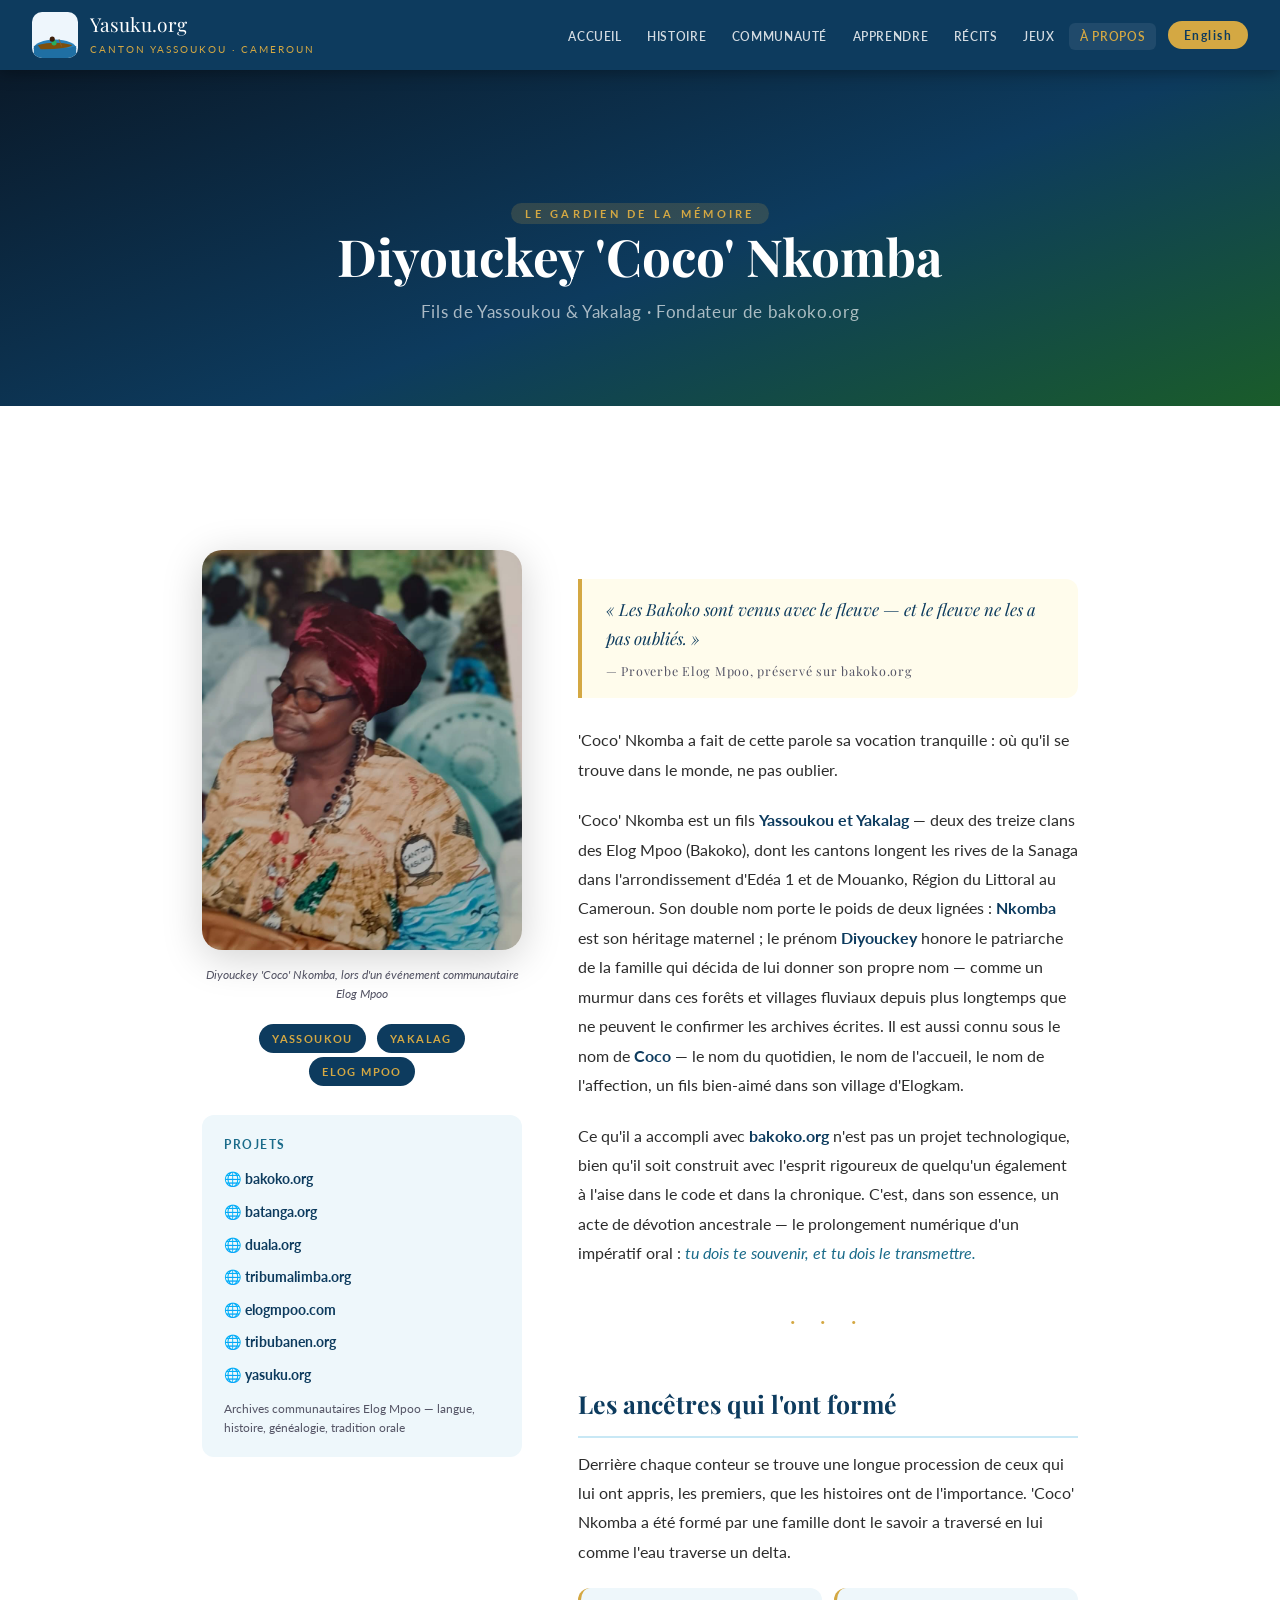
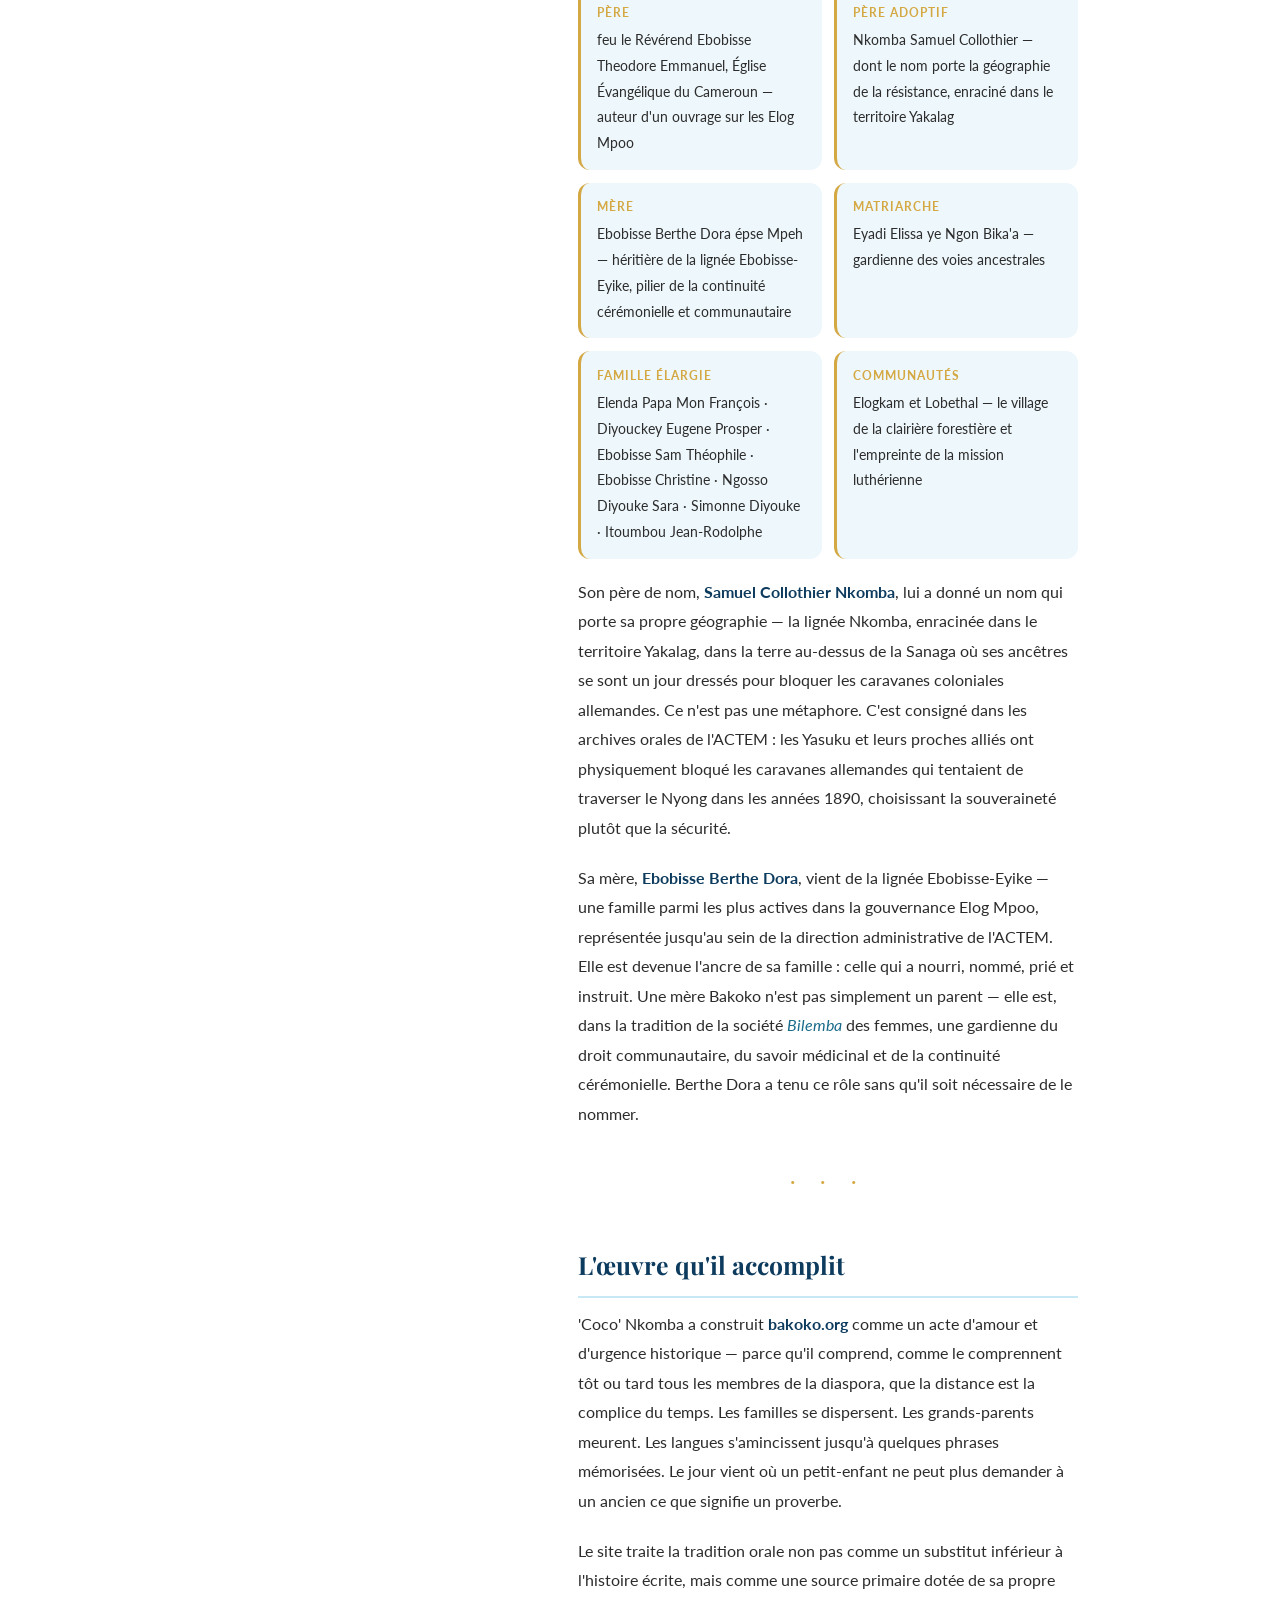
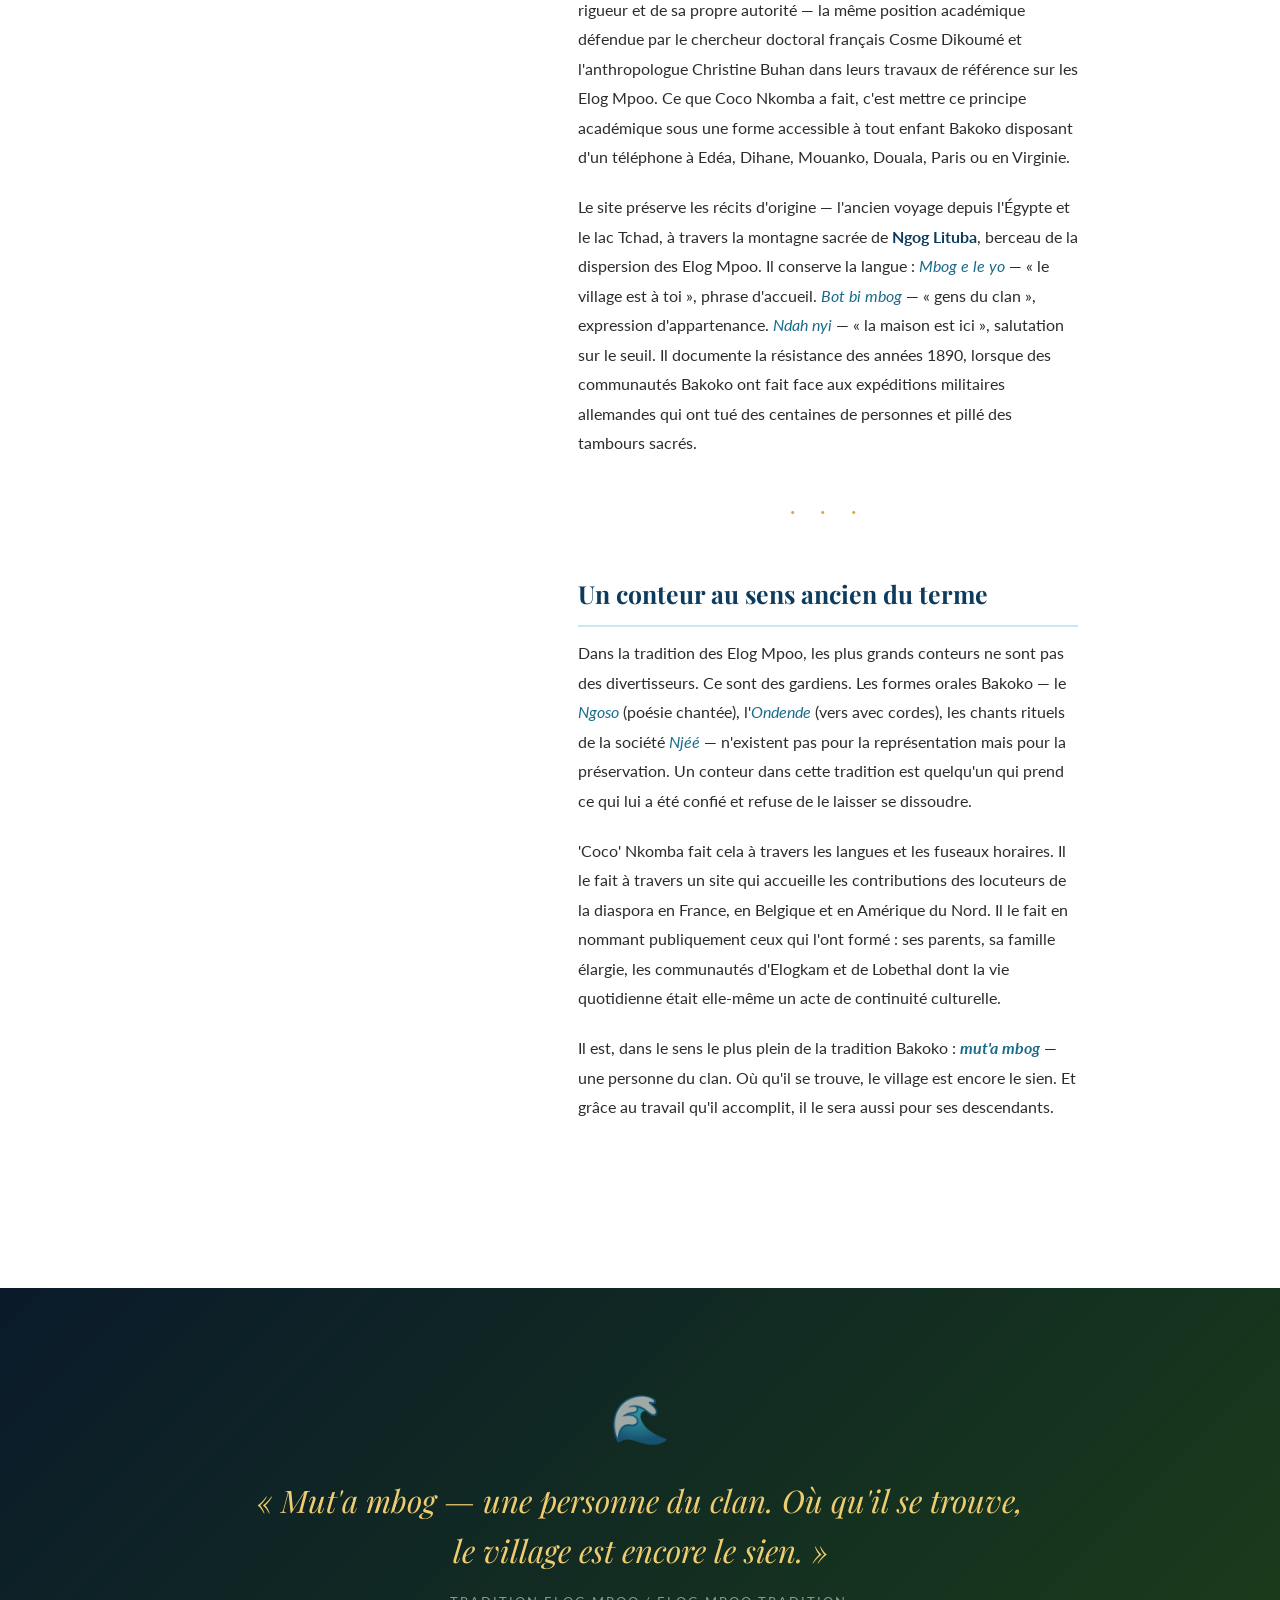
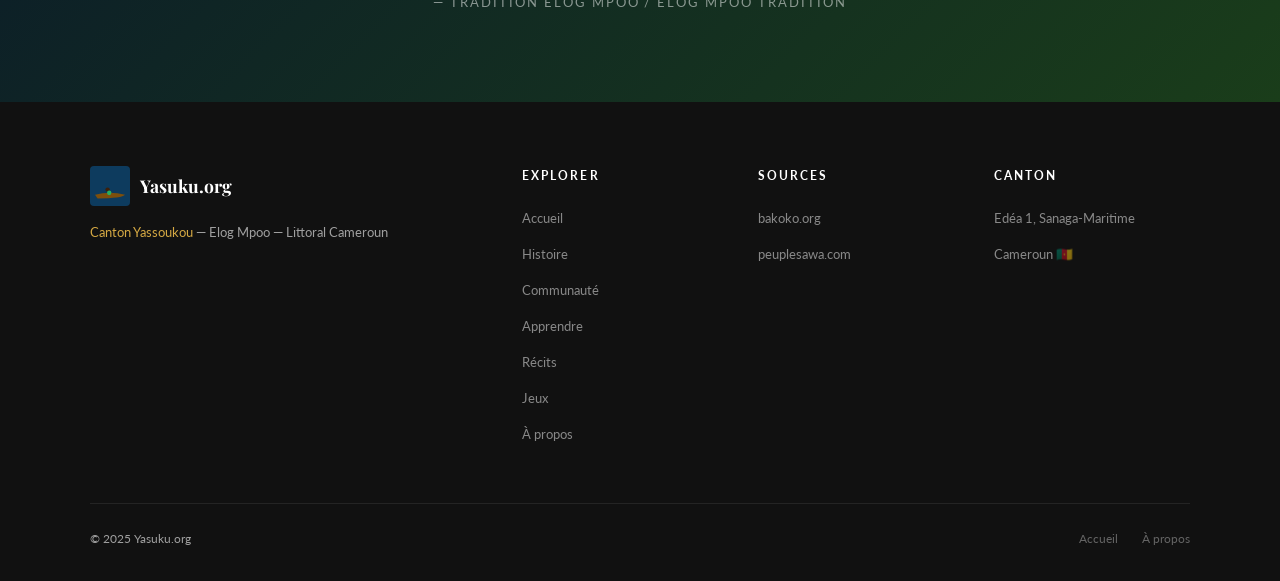
<file: about.html>
<!DOCTYPE html>
<html lang="fr">
<head>
  <meta charset="UTF-8"/>
  <meta name="viewport" content="width=device-width, initial-scale=1.0"/>
  <meta name="description" content="Diyouckey 'Coco' Nkomba — gardien de la mémoire du fleuve, fondateur de bakoko.org et de yasuku.org, fils de Yassoukou et de Yakalag."/>
  <title>À propos — Yasuku.org · Diyouckey 'Coco' Nkomba</title>
  <link rel="preconnect" href="https://fonts.googleapis.com"/>
  <link rel="preconnect" href="https://fonts.gstatic.com" crossorigin/>
  <link href="https://fonts.googleapis.com/css2?family=Playfair+Display:ital,wght@0,400;0,600;0,700;1,400&family=Lato:wght@300;400;700;900&display=swap" rel="stylesheet"/>
  <link rel="stylesheet" href="css/style.css"/>
  <style>
    /* ---- About page specific ---- */
    .about-hero {
      background: linear-gradient(160deg, #0a1a2a 0%, #0d3b5e 55%, #1a5c2a 100%);
      padding: 8rem 2rem 5rem;
      text-align: center;
      color: var(--white);
    }
    .about-hero .section-tag {
      background: rgba(212,168,67,0.18);
      color: var(--gold);
      margin-bottom: 1.2rem;
    }
    .about-hero h1 {
      font-family: var(--font-head);
      font-size: clamp(2rem, 5vw, 3.2rem);
      line-height: 1.2;
      margin-bottom: .6rem;
    }
    .about-hero .subtitle {
      font-size: 1.05rem;
      color: rgba(255,255,255,.65);
      letter-spacing: .04em;
    }

    /* Profile block */
    .profile-wrap {
      max-width: 940px;
      margin: 0 auto;
      display: grid;
      grid-template-columns: 320px 1fr;
      gap: 3.5rem;
      align-items: start;
      padding: 4rem 2rem;
    }
    @media(max-width: 760px) {
      .profile-wrap { grid-template-columns: 1fr; }
    }

.profile-photo-col {
  position: sticky;
  top: 90px;
}

.profile-photo-frame {
  border-radius: var(--radius-lg);
  overflow: hidden;
  box-shadow: var(--shadow-lg);
  aspect-ratio: 4/5;
  position: relative;
}

.profile-photo-frame img {
  width: 100%;
  height: 100%;
  object-fit: cover;
  object-position: center top;
  display: block;
}

    .profile-caption {
      margin-top: 1rem;
      text-align: center;
      font-size: .78rem;
      color: var(--text-light);
      font-style: italic;
      line-height: 1.5;
    }

    .clan-badge {
      display: inline-block;
      background: var(--river-deep);
      color: var(--gold);
      font-size: .7rem;
      font-weight: 700;
      letter-spacing: .12em;
      text-transform: uppercase;
      padding: .3rem .85rem;
      border-radius: 20px;
      margin: .25rem .2rem 0;
    }

    /* Bio content */
    .bio-content {
      color: var(--text);
      line-height: 1.9;
    }
    .bio-content p {
      margin-bottom: 1.3rem;
      font-size: .97rem;
    }
    .bio-content h2 {
      font-family: var(--font-head);
      font-size: 1.55rem;
      color: var(--river-deep);
      margin: 2.5rem 0 .75rem;
      padding-bottom: .5rem;
      border-bottom: 2px solid var(--river-pale);
    }
    .bio-content h3 {
      font-family: var(--font-head);
      font-size: 1.2rem;
      color: var(--forest-deep);
      margin: 2rem 0 .6rem;
    }
    .bio-content em { color: var(--river-mid); font-style: italic; }
    .bio-content strong { color: var(--river-deep); }
    .bio-content blockquote {
      border-left: 4px solid var(--gold);
      margin: 1.8rem 0;
      padding: 1rem 1.5rem;
      background: #fffcec;
      border-radius: 0 var(--radius) var(--radius) 0;
      font-family: var(--font-head);
      font-size: 1.05rem;
      font-style: italic;
      color: var(--river-deep);
      line-height: 1.7;
    }
    .bio-content blockquote cite {
      display: block;
      margin-top: .5rem;
      font-size: .78rem;
      font-style: normal;
      color: var(--text-light);
      letter-spacing: .06em;
    }

    .bio-divider {
      text-align: center;
      color: var(--gold);
      font-size: 1.3rem;
      margin: 2rem 0;
      letter-spacing: .5em;
    }

    /* Ancestors grid */
    .ancestors-grid {
      display: grid;
      grid-template-columns: repeat(auto-fill, minmax(200px, 1fr));
      gap: .8rem;
      margin: 1.2rem 0;
    }
    .ancestor-card {
      background: var(--river-mist);
      border-radius: var(--radius);
      padding: .8rem 1rem;
      border-left: 3px solid var(--gold);
      font-size: .85rem;
    }
    .ancestor-card strong {
      display: block;
      font-size: .78rem;
      color: var(--gold);
      font-weight: 700;
      letter-spacing: .08em;
      text-transform: uppercase;
      margin-bottom: .2rem;
    }

    /* Project links */
    .project-links {
      display: flex;
      gap: 1rem;
      flex-wrap: wrap;
      margin-top: 1.5rem;
    }
  </style>
</head>
<body class="lang-fr">

<!-- NAV -->
<nav id="navbar">
  <a href="index.html" class="nav-logo">
    <svg width="46" height="46" viewBox="0 0 200 200" xmlns="http://www.w3.org/2000/svg" style="border-radius:10px">
      <rect width="200" height="200" rx="28" fill="#eef6fc"/>
      <ellipse cx="100" cy="158" rx="92" ry="38" fill="#2980b9"/>
      <path d="M8,148 Q55,132 100,148 Q145,164 192,148 L192,200 L8,200 Z" fill="#1f6fa3"/>
      <path d="M25,144 Q100,124 175,144 Q162,162 38,162 Z" fill="#7d4f0c"/>
      <ellipse cx="96" cy="134" rx="11" ry="12" fill="#27ae60"/>
      <line x1="118" y1="120" x2="128" y2="148" stroke="#8b5e2a" stroke-width="4" stroke-linecap="round"/>
      <circle cx="88" cy="118" r="11" fill="#3d1f0a"/>
    </svg>
    <div>
      <span class="nav-logo-text">Yasuku.org</span>
      <span class="nav-logo-sub">Canton Yassoukou · Cameroun</span>
    </div>
  </a>
  <ul class="nav-links" id="navLinks">
    <li><a href="index.html"><span class="lang-fr">Accueil</span><span class="lang-en">Home</span></a></li>
    <li><a href="history.html"><span class="lang-fr">Histoire</span><span class="lang-en">History</span></a></li>
    <li><a href="community.html"><span class="lang-fr">Communauté</span><span class="lang-en">Community</span></a></li>
    <li><a href="learn.html"><span class="lang-fr">Apprendre</span><span class="lang-en">Learn</span></a></li>
    <li><a href="stories.html"><span class="lang-fr">Récits</span><span class="lang-en">Stories</span></a></li>
    <li><a href="games.html"><span class="lang-fr">Jeux</span><span class="lang-en">Games</span></a></li>
    <li><a href="about.html" class="active"><span class="lang-fr">À propos</span><span class="lang-en">About</span></a></li>
    <button class="lang-btn">English</button>
  </ul>
  <button class="hamburger" id="hamburger" aria-label="Menu" aria-expanded="false">
    <span></span><span></span><span></span>
  </button>
</nav>

<main>

<!-- HERO -->
<div class="about-hero">
  <span class="section-tag lang-fr">Le gardien de la mémoire</span>
  <span class="section-tag lang-en">Keeper of the River's Memory</span>
  <h1>Diyouckey 'Coco' Nkomba</h1>
  <p class="subtitle lang-fr">Fils de Yassoukou &amp; Yakalag · Fondateur de bakoko.org</p>
  <p class="subtitle lang-en">Son of Yassoukou &amp; Yakalag · Founder of bakoko.org</p>
</div>

<!-- PROFILE -->
<section style="background:var(--white)">
  <div class="profile-wrap">

    <!-- LEFT: photo + badges -->
    <div class="profile-photo-col fade-in">
      <div class="profile-photo-frame">
        <img
          src="images/coco-nkomba.jpg"
          alt="Diyouckey 'Coco' Nkomba"
          onerror="this.style.display='none';this.nextElementSibling.style.display='flex'"/>
        <div class="photo-fallback">
          <svg width="80" height="80" viewBox="0 0 200 200" xmlns="http://www.w3.org/2000/svg">
            <circle cx="100" cy="100" r="100" fill="#c8e8f5"/>
            <circle cx="100" cy="82" r="32" fill="#7d4f1a"/>
            <ellipse cx="100" cy="155" rx="52" ry="42" fill="#7d4f1a"/>
            <path d="M52,148 Q100,128 148,148" fill="#5c3808"/>
          </svg>
          <span style="font-size:.82rem;color:var(--text-light)">
            <span class="lang-fr">Photo à ajouter :<br><code>images/coco-nkomba.jpg</code></span>
            <span class="lang-en">Add photo as:<br><code>images/coco-nkomba.jpg</code></span>
          </span>
        </div>
      </div>

      <p class="profile-caption lang-fr">Diyouckey 'Coco' Nkomba, lors d'un événement communautaire Elog Mpoo</p>
      <p class="profile-caption lang-en">Diyouckey 'Coco' Nkomba at an Elog Mpoo community gathering</p>

      <div style="text-align:center;margin-top:1rem">
        <span class="clan-badge">Yassoukou</span>
        <span class="clan-badge">Yakalag</span>
        <span class="clan-badge">Elog Mpoo</span>
      </div>

      <div style="margin-top:1.8rem;background:var(--river-mist);border-radius:var(--radius);padding:1.2rem 1.4rem">
        <p style="font-size:.78rem;font-weight:700;letter-spacing:.12em;text-transform:uppercase;color:var(--river-mid);margin-bottom:.7rem">Projets</p>
        <div style="display:flex;flex-direction:column;gap:.5rem">
          <a href="https://bakoko.org" target="_blank" rel="noopener" style="font-size:.88rem;font-weight:700;color:var(--river-deep)">🌐 bakoko.org</a>
          <a href="https://batanga.org" target="_blank" rel="noopener" style="font-size:.88rem;font-weight:700;color:var(--river-deep)">🌐 batanga.org</a>
          <a href="https://duala.org" target="_blank" rel="noopener" style="font-size:.88rem;font-weight:700;color:var(--river-deep)">🌐 duala.org</a>
          <a href="https://tribumalimba.org" target="_blank" rel="noopener" style="font-size:.88rem;font-weight:700;color:var(--river-deep)">🌐 tribumalimba.org</a>
          <a href="https://elogmpoo.com" target="_blank" rel="noopener" style="font-size:.88rem;font-weight:700;color:var(--river-deep)">🌐 elogmpoo.com</a>
          <a href="https://tribubanen.org" target="_blank" rel="noopener" style="font-size:.88rem;font-weight:700;color:var(--river-deep)">🌐 tribubanen.org</a>
          <a href="index.html" style="font-size:.88rem;font-weight:700;color:var(--river-deep)">🌐 yasuku.org</a>
        </div>
        <p style="font-size:.75rem;color:var(--text-light);margin-top:.8rem;line-height:1.55" class="lang-fr">Archives communautaires Elog Mpoo — langue, histoire, généalogie, tradition orale</p>
        <p style="font-size:.75rem;color:var(--text-light);margin-top:.8rem;line-height:1.55" class="lang-en">Elog Mpoo community archives — language, history, genealogy, oral tradition</p>
      </div>
    </div>

    <!-- RIGHT: biography -->
    <div class="bio-content fade-in">

      <!-- FRENCH BIO -->
      <div class="lang-fr">
        <blockquote>
          « Les Bakoko sont venus avec le fleuve — et le fleuve ne les a pas oubliés. »
          <cite>— Proverbe Elog Mpoo, préservé sur bakoko.org</cite>
        </blockquote>

        <p>'Coco' Nkomba a fait de cette parole sa vocation tranquille : où qu'il se trouve dans le monde, ne pas oublier.</p>

        <p>'Coco' Nkomba est un fils <strong>Yassoukou et Yakalag</strong> — deux des treize clans des Elog Mpoo (Bakoko), dont les cantons longent les rives de la Sanaga dans l'arrondissement d'Edéa 1 et de Mouanko, Région du Littoral au Cameroun. Son double nom porte le poids de deux lignées : <strong>Nkomba</strong> est son héritage maternel ; le prénom <strong>Diyouckey</strong> honore le patriarche de la famille qui décida de lui donner son propre nom — comme un murmur dans ces forêts et villages fluviaux depuis plus longtemps que ne peuvent le confirmer les archives écrites. Il est aussi connu sous le nom de <strong>Coco</strong> — le nom du quotidien, le nom de l'accueil, le nom de l'affection, un fils bien-aimé dans son village d'Elogkam.</p>

        <p>Ce qu'il a accompli avec <strong>bakoko.org</strong> n'est pas un projet technologique, bien qu'il soit construit avec l'esprit rigoureux de quelqu'un également à l'aise dans le code et dans la chronique. C'est, dans son essence, un acte de dévotion ancestrale — le prolongement numérique d'un impératif oral : <em>tu dois te souvenir, et tu dois le transmettre.</em></p>

        <div class="bio-divider">· · ·</div>

        <h2>Les ancêtres qui l'ont formé</h2>

        <p>Derrière chaque conteur se trouve une longue procession de ceux qui lui ont appris, les premiers, que les histoires ont de l'importance. 'Coco' Nkomba a été formé par une famille dont le savoir a traversé en lui comme l'eau traverse un delta.</p>

        <div class="ancestors-grid">
          <div class="ancestor-card">
            <strong>Père</strong>
            feu le Révérend Ebobisse Theodore Emmanuel, Église Évangélique du Cameroun — auteur d'un ouvrage sur les Elog Mpoo
          </div>
          <div class="ancestor-card">
            <strong>Père adoptif</strong>
            Nkomba Samuel Collothier — dont le nom porte la géographie de la résistance, enraciné dans le territoire Yakalag
          </div>
          <div class="ancestor-card">
            <strong>Mère</strong>
            Ebobisse Berthe Dora épse Mpeh — héritière de la lignée Ebobisse-Eyike, pilier de la continuité cérémonielle et communautaire
          </div>
          <div class="ancestor-card">
            <strong>Matriarche</strong>
            Eyadi Elissa ye Ngon Bika'a — gardienne des voies ancestrales
          </div>
          <div class="ancestor-card">
            <strong>Famille élargie</strong>
            Elenda Papa Mon François · Diyouckey Eugene Prosper · Ebobisse Sam Théophile · Ebobisse Christine · Ngosso Diyouke Sara · Simonne Diyouke · Itoumbou Jean-Rodolphe
          </div>
          <div class="ancestor-card">
            <strong>Communautés</strong>
            Elogkam et Lobethal — le village de la clairière forestière et l'empreinte de la mission luthérienne
          </div>
        </div>

        <p>Son père de nom, <strong>Samuel Collothier Nkomba</strong>, lui a donné un nom qui porte sa propre géographie — la lignée Nkomba, enracinée dans le territoire Yakalag, dans la terre au-dessus de la Sanaga où ses ancêtres se sont un jour dressés pour bloquer les caravanes coloniales allemandes. Ce n'est pas une métaphore. C'est consigné dans les archives orales de l'ACTEM : les Yasuku et leurs proches alliés ont physiquement bloqué les caravanes allemandes qui tentaient de traverser le Nyong dans les années 1890, choisissant la souveraineté plutôt que la sécurité.</p>

        <p>Sa mère, <strong>Ebobisse Berthe Dora</strong>, vient de la lignée Ebobisse-Eyike — une famille parmi les plus actives dans la gouvernance Elog Mpoo, représentée jusqu'au sein de la direction administrative de l'ACTEM. Elle est devenue l'ancre de sa famille : celle qui a nourri, nommé, prié et instruit. Une mère Bakoko n'est pas simplement un parent — elle est, dans la tradition de la société <em>Bilemba</em> des femmes, une gardienne du droit communautaire, du savoir médicinal et de la continuité cérémonielle. Berthe Dora a tenu ce rôle sans qu'il soit nécessaire de le nommer.</p>

        <div class="bio-divider">· · ·</div>

        <h2>L'œuvre qu'il accomplit</h2>

        <p>'Coco' Nkomba a construit <strong>bakoko.org</strong> comme un acte d'amour et d'urgence historique — parce qu'il comprend, comme le comprennent tôt ou tard tous les membres de la diaspora, que la distance est la complice du temps. Les familles se dispersent. Les grands-parents meurent. Les langues s'amincissent jusqu'à quelques phrases mémorisées. Le jour vient où un petit-enfant ne peut plus demander à un ancien ce que signifie un proverbe.</p>

        <p>Le site traite la tradition orale non pas comme un substitut inférieur à l'histoire écrite, mais comme une source primaire dotée de sa propre rigueur et de sa propre autorité — la même position académique défendue par le chercheur doctoral français Cosme Dikoumé et l'anthropologue Christine Buhan dans leurs travaux de référence sur les Elog Mpoo. Ce que Coco Nkomba a fait, c'est mettre ce principe académique sous une forme accessible à tout enfant Bakoko disposant d'un téléphone à Edéa, Dihane, Mouanko, Douala, Paris ou en Virginie.</p>

        <p>Le site préserve les récits d'origine — l'ancien voyage depuis l'Égypte et le lac Tchad, à travers la montagne sacrée de <strong>Ngog Lituba</strong>, berceau de la dispersion des Elog Mpoo. Il conserve la langue : <em>Mbog e le yo</em> — « le village est à toi », phrase d'accueil. <em>Bot bi mbog</em> — « gens du clan », expression d'appartenance. <em>Ndah nyi</em> — « la maison est ici », salutation sur le seuil. Il documente la résistance des années 1890, lorsque des communautés Bakoko ont fait face aux expéditions militaires allemandes qui ont tué des centaines de personnes et pillé des tambours sacrés.</p>

        <div class="bio-divider">· · ·</div>

        <h2>Un conteur au sens ancien du terme</h2>

        <p>Dans la tradition des Elog Mpoo, les plus grands conteurs ne sont pas des divertisseurs. Ce sont des gardiens. Les formes orales Bakoko — le <em>Ngoso</em> (poésie chantée), l'<em>Ondende</em> (vers avec cordes), les chants rituels de la société <em>Njéé</em> — n'existent pas pour la représentation mais pour la préservation. Un conteur dans cette tradition est quelqu'un qui prend ce qui lui a été confié et refuse de le laisser se dissoudre.</p>

        <p>'Coco' Nkomba fait cela à travers les langues et les fuseaux horaires. Il le fait à travers un site qui accueille les contributions des locuteurs de la diaspora en France, en Belgique et en Amérique du Nord. Il le fait en nommant publiquement ceux qui l'ont formé : ses parents, sa famille élargie, les communautés d'Elogkam et de Lobethal dont la vie quotidienne était elle-même un acte de continuité culturelle.</p>

        <p>Il est, dans le sens le plus plein de la tradition Bakoko : <strong><em>mut'a mbog</em></strong> — une personne du clan. Où qu'il se trouve, le village est encore le sien. Et grâce au travail qu'il accomplit, il le sera aussi pour ses descendants.</p>
      </div>

      <!-- ENGLISH BIO -->
      <div class="lang-en">
        <blockquote>
          "The Bakoko came with the river — and the river has not forgotten them."
          <cite>— Elog Mpoo proverb, preserved on bakoko.org</cite>
        </blockquote>

        <p>Diyouckey 'Coco' Nkomba has made it his life's quiet vocation to ensure that, wherever in the world he finds himself, he too does not forget.</p>

        <p>'Coco' Nkomba is a son of <strong>Yassoukou &amp; Yakalag</strong> — two of the thirteen clans of the Elog Mpoo (Bakoko), whose cantons sit in the Edéa 1 and Mouanko arrondissements along the banks of the Sanaga River in Cameroon's Littoral Region. His double name carries the weight of two lineages: <strong>Nkomba</strong> is his maternal inheritance; the name <strong>Diyouckey</strong> honors the family patriarch who decided to name him after himself — a name that has been whispered in these forests and river settlements longer than any written record can confirm. He is also known as <strong>Coco</strong> — the everyday name, the name of welcome, the name of affection, a beloved son in his Elogkam village.</p>

        <p>What he has done with <strong>bakoko.org</strong> is not a technology project, though it is built with the disciplined mind of someone equally at home in code and chronicle. It is, at its core, an act of ancestral devotion — a digital extension of an oral imperative: <em>you must remember, and you must tell it forward.</em></p>

        <div class="bio-divider">· · ·</div>

        <h2>The Ancestors Who Made Him</h2>

        <p>Behind every storyteller stands a long procession of those who first taught them that stories matter. 'Coco' Nkomba has been shaped by a family whose knowledge moved through him like water through a delta.</p>

        <div class="ancestors-grid">
          <div class="ancestor-card">
            <strong>Father</strong>
            late Rev. Ebobisse Theodore Emmanuel, Église Évangélique du Cameroun — author of a book on the Elog Mpoo
          </div>
          <div class="ancestor-card">
            <strong>Name-father</strong>
            Nkomba Samuel Collothier — whose name carries the geography of resistance, rooted in Yakalag territory above the Sanaga
          </div>
          <div class="ancestor-card">
            <strong>Mother</strong>
            Ebobisse Berthe Dora épse Mpeh — heir to the Ebobisse-Eyike lineage, anchor of ceremonial and community continuity
          </div>
          <div class="ancestor-card">
            <strong>Matriarch</strong>
            Eyadi Elissa ye Ngon Bika'a — who showed him the ways of the ancestors
          </div>
          <div class="ancestor-card">
            <strong>Extended family</strong>
            Elenda Papa Mon François · Diyouckey Eugene Prosper · Ebobisse Sam Théophile · Ebobisse Christine · Ngosso Diyouke Sara · Simonne Diyouke · Itoumbou Jean-Rodolphe
          </div>
          <div class="ancestor-card">
            <strong>Communities</strong>
            Elogkam and Lobethal — the forest clearing village and the trace of the Lutheran mission presence
          </div>
        </div>

        <p>His name-father, <strong>Samuel Collothier Nkomba</strong>, gave him a name that carries its own geography — the Nkomba lineage, rooted in Yakalag territory, in the soil above the Sanaga River where his ancestors once stood to block German colonial caravans from crossing. This is not metaphor. It is documented in the ACTEM oral record — the Yasuku and their nearest kin physically blocked German caravans from crossing the Nyong in the 1890s, choosing sovereignty over safety.</p>

        <p>His mother, <strong>Ebobisse Berthe Dora</strong>, comes from the Ebobisse-Eyike lineage — a name found among the most active families in Elog Mpoo governance, including in the ACTEM's own administrative leadership. She became the anchor of her family: the one who fed, named, prayed over, and instructed. A Bakoko mother is not merely a parent — she is, in the tradition of the <em>Bilemba</em> women's society, a holder of community law, medicinal knowledge, and ceremonial continuity. Berthe Dora carried that role without ceremony requiring anyone to name it.</p>

        <div class="bio-divider">· · ·</div>

        <h2>The Work He Is Doing</h2>

        <p>Coco Nkomba built <strong>bakoko.org</strong> as an act of love and of historical urgency — because he understands, as all diaspora community members eventually understand, that distance is time's co-conspirator. Families scatter. Grandparents die. Languages thin to a few remembered phrases. The day arrives when a grandchild can no longer ask an elder what a proverb means.</p>

        <p>The website treats oral tradition not as a lesser substitute for written history but as a primary source with its own rigor and authority — the same scholarly position advanced by the French doctoral researcher Cosme Dikoumé and the anthropologist Christine Buhan in their landmark academic works on the Elog Mpoo. What Coco Nkomba has done is put that scholarly principle into a form accessible to any Bakoko child with a phone in Edéa, Dihane, Mouanko, Douala, Paris, or Virginia.</p>

        <p>The site preserves origin narratives — the ancient journey from Egypt and Chad, through the sacred mountain of <strong>Ngog Lituba</strong>, the cradle of the Elog Mpoo dispersal. It holds the language: <em>Mbog e le yo</em> — "the village is yours," a phrase of welcome. <em>Bot bi mbog</em> — "people of the clan," an expression of belonging. <em>Ndah nyi</em> — "the house is here," the greeting at a threshold. It documents the resistance of the 1890s, when Bakoko communities faced German military expeditions that killed hundreds and looted sacred drums.</p>

        <div class="bio-divider">· · ·</div>

        <h2>A Storyteller in the Old Sense</h2>

        <p>In the Elog Mpoo tradition, the greatest storytellers are not entertainers. They are guardians. The oral forms of the Bakoko — the <em>Ngoso</em> (sung poetry), the <em>Ondende</em> (verse with strings), the ritual songs of the <em>Njéé</em> society — exist not for performance but for preservation. A storyteller in this tradition is someone who takes what was handed to them and refuses to let it dissolve.</p>

        <p>'Coco' Nkomba does this across languages and time zones. He does it through a website that welcomes contributions from diaspora speakers in France, Belgium, and North America. He does it by publicly naming the people who made him: his parents, his extended family, the communities of Elogkam and Lobethal whose daily lives were themselves acts of cultural continuity.</p>

        <p>He is, in the fullest sense of the Bakoko tradition: <strong><em>mut'a mbog</em></strong> — a person of the clan. Wherever he finds himself, the village is still his. And because of the work he is doing, it will be his descendants' too.</p>
      </div>

    </div>
  </div>
</section>

<!-- CLOSING PROVERB -->
<div class="proverb-block" style="background:linear-gradient(135deg,#0a1a2a,#1a3d1a)">
  <div class="proverb-icon">🌊</div>
  <p class="proverb-text lang-fr">« <em>Mut'a mbog</em> — une personne du clan. Où qu'il se trouve, le village est encore le sien. »</p>
  <p class="proverb-text lang-en">"<em>Mut'a mbog</em> — a person of the clan. Wherever he finds himself, the village is still his."</p>
  <p class="proverb-attr">— Tradition Elog Mpoo / Elog Mpoo tradition</p>
</div>

</main>

<!-- FOOTER -->
<footer>
  <div class="footer-inner">
    <div class="footer-brand">
      <div class="footer-logo">
        <svg width="40" height="40" viewBox="0 0 200 200" xmlns="http://www.w3.org/2000/svg">
          <rect width="200" height="200" rx="20" fill="#0d3b5e"/>
          <path d="M25,144 Q100,124 175,144 Q162,162 38,162 Z" fill="#7d4f0c"/>
          <circle cx="88" cy="118" r="11" fill="#3d1f0a"/>
          <ellipse cx="96" cy="134" rx="11" ry="12" fill="#27ae60"/>
        </svg>
        <h3>Yasuku.org</h3>
      </div>
      <p class="lang-fr"><span class="footer-gold">Canton Yassoukou</span> — Elog Mpoo — Littoral Cameroun</p>
      <p class="lang-en"><span class="footer-gold">Canton Yassoukou</span> — Elog Mpoo — Littoral Cameroon</p>
    </div>
    <div class="footer-col">
      <h4 class="lang-fr">Explorer</h4><h4 class="lang-en">Explore</h4>
      <ul>
        <li><a href="index.html"><span class="lang-fr">Accueil</span><span class="lang-en">Home</span></a></li>
        <li><a href="history.html"><span class="lang-fr">Histoire</span><span class="lang-en">History</span></a></li>
        <li><a href="community.html"><span class="lang-fr">Communauté</span><span class="lang-en">Community</span></a></li>
        <li><a href="learn.html"><span class="lang-fr">Apprendre</span><span class="lang-en">Learn</span></a></li>
        <li><a href="stories.html"><span class="lang-fr">Récits</span><span class="lang-en">Stories</span></a></li>
        <li><a href="games.html"><span class="lang-fr">Jeux</span><span class="lang-en">Games</span></a></li>
        <li><a href="about.html"><span class="lang-fr">À propos</span><span class="lang-en">About</span></a></li>
      </ul>
    </div>
    <div class="footer-col">
      <h4 class="lang-fr">Sources</h4><h4 class="lang-en">Sources</h4>
      <ul>
        <li><a href="https://bakoko.org" target="_blank" rel="noopener">bakoko.org</a></li>
        <li><a href="https://peuplesawa.com" target="_blank" rel="noopener">peuplesawa.com</a></li>
      </ul>
    </div>
    <div class="footer-col">
      <h4>Canton</h4>
      <ul>
        <li><span style="color:rgba(255,255,255,.5);font-size:.84rem">Edéa 1, Sanaga-Maritime</span></li>
        <li><span style="color:rgba(255,255,255,.5);font-size:.84rem">Cameroun 🇨🇲</span></li>
      </ul>
    </div>
  </div>
  <div class="footer-bottom">
    <span>© 2025 Yasuku.org</span>
    <div class="footer-bottom-links">
      <a href="index.html"><span class="lang-fr">Accueil</span><span class="lang-en">Home</span></a>
      <a href="about.html"><span class="lang-fr">À propos</span><span class="lang-en">About</span></a>
    </div>
  </div>
</footer>

<script src="js/main.js"></script>
</body>
</html>
</file>
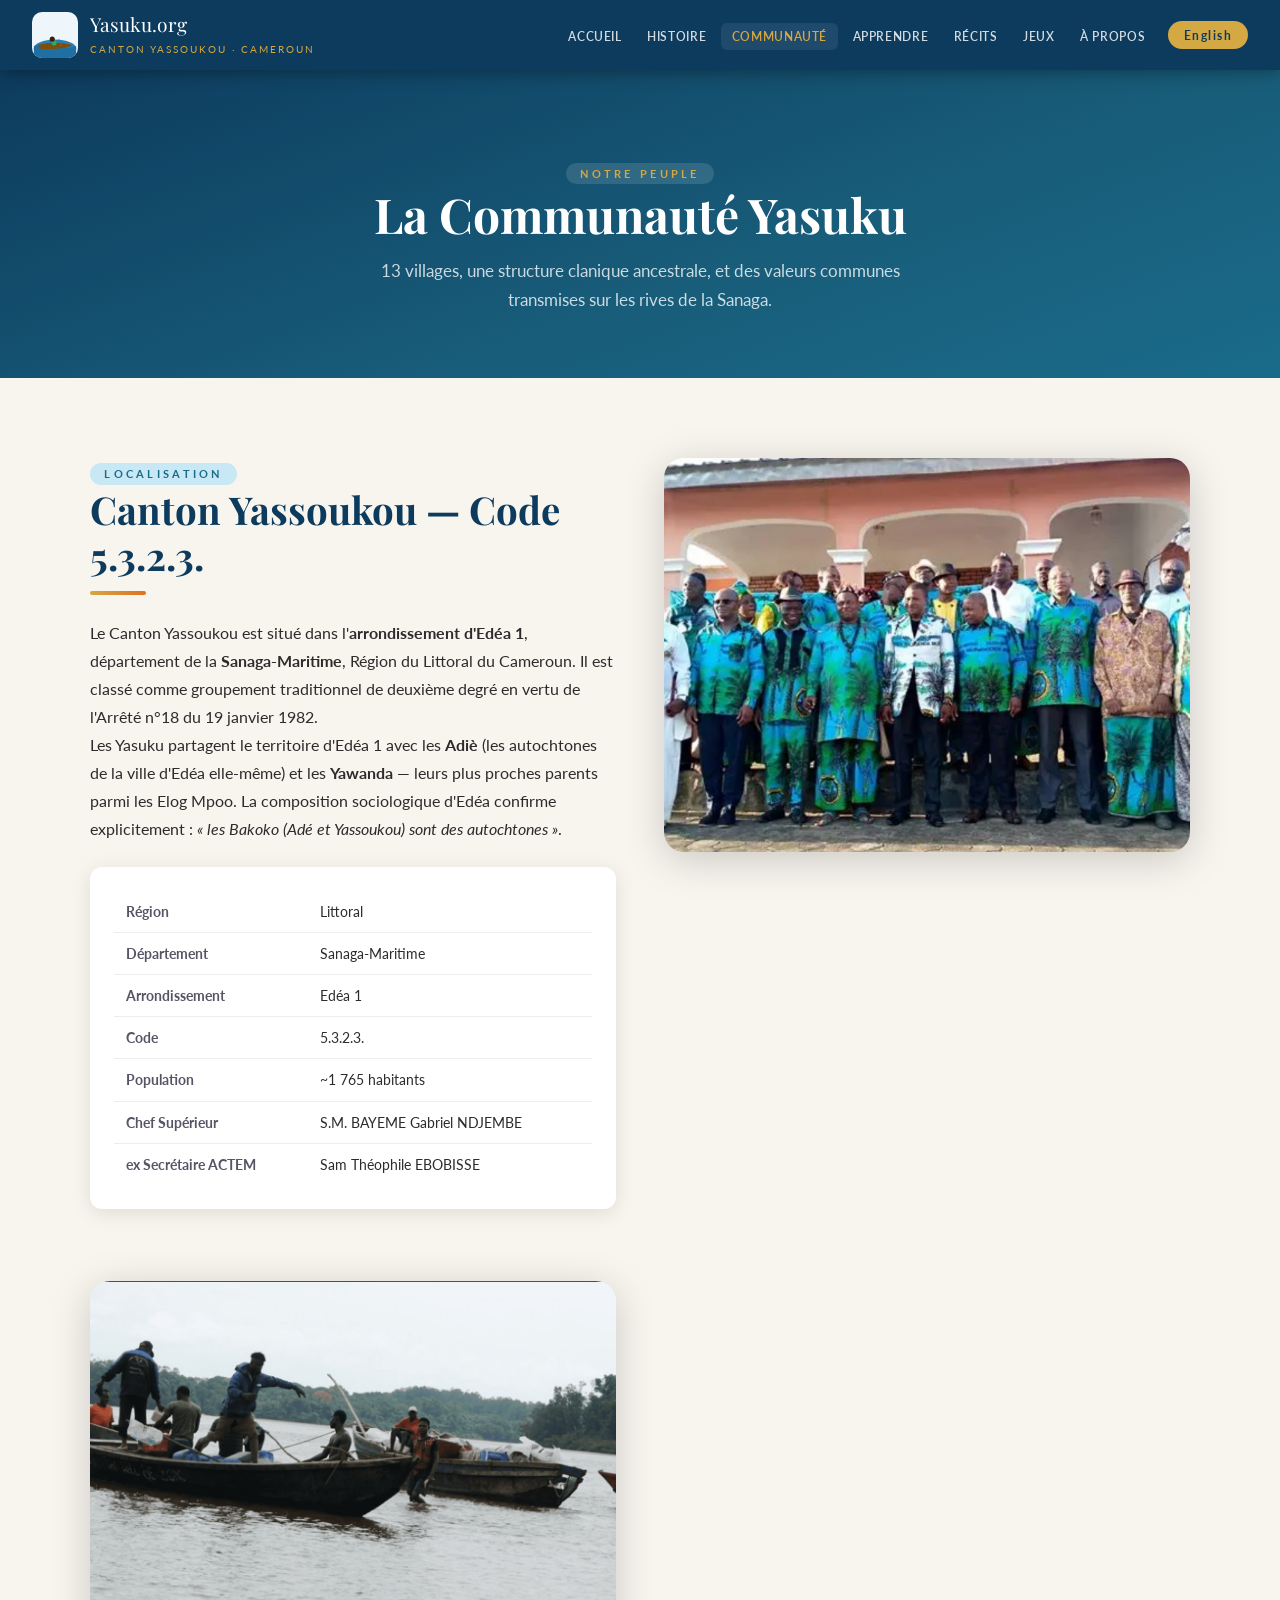
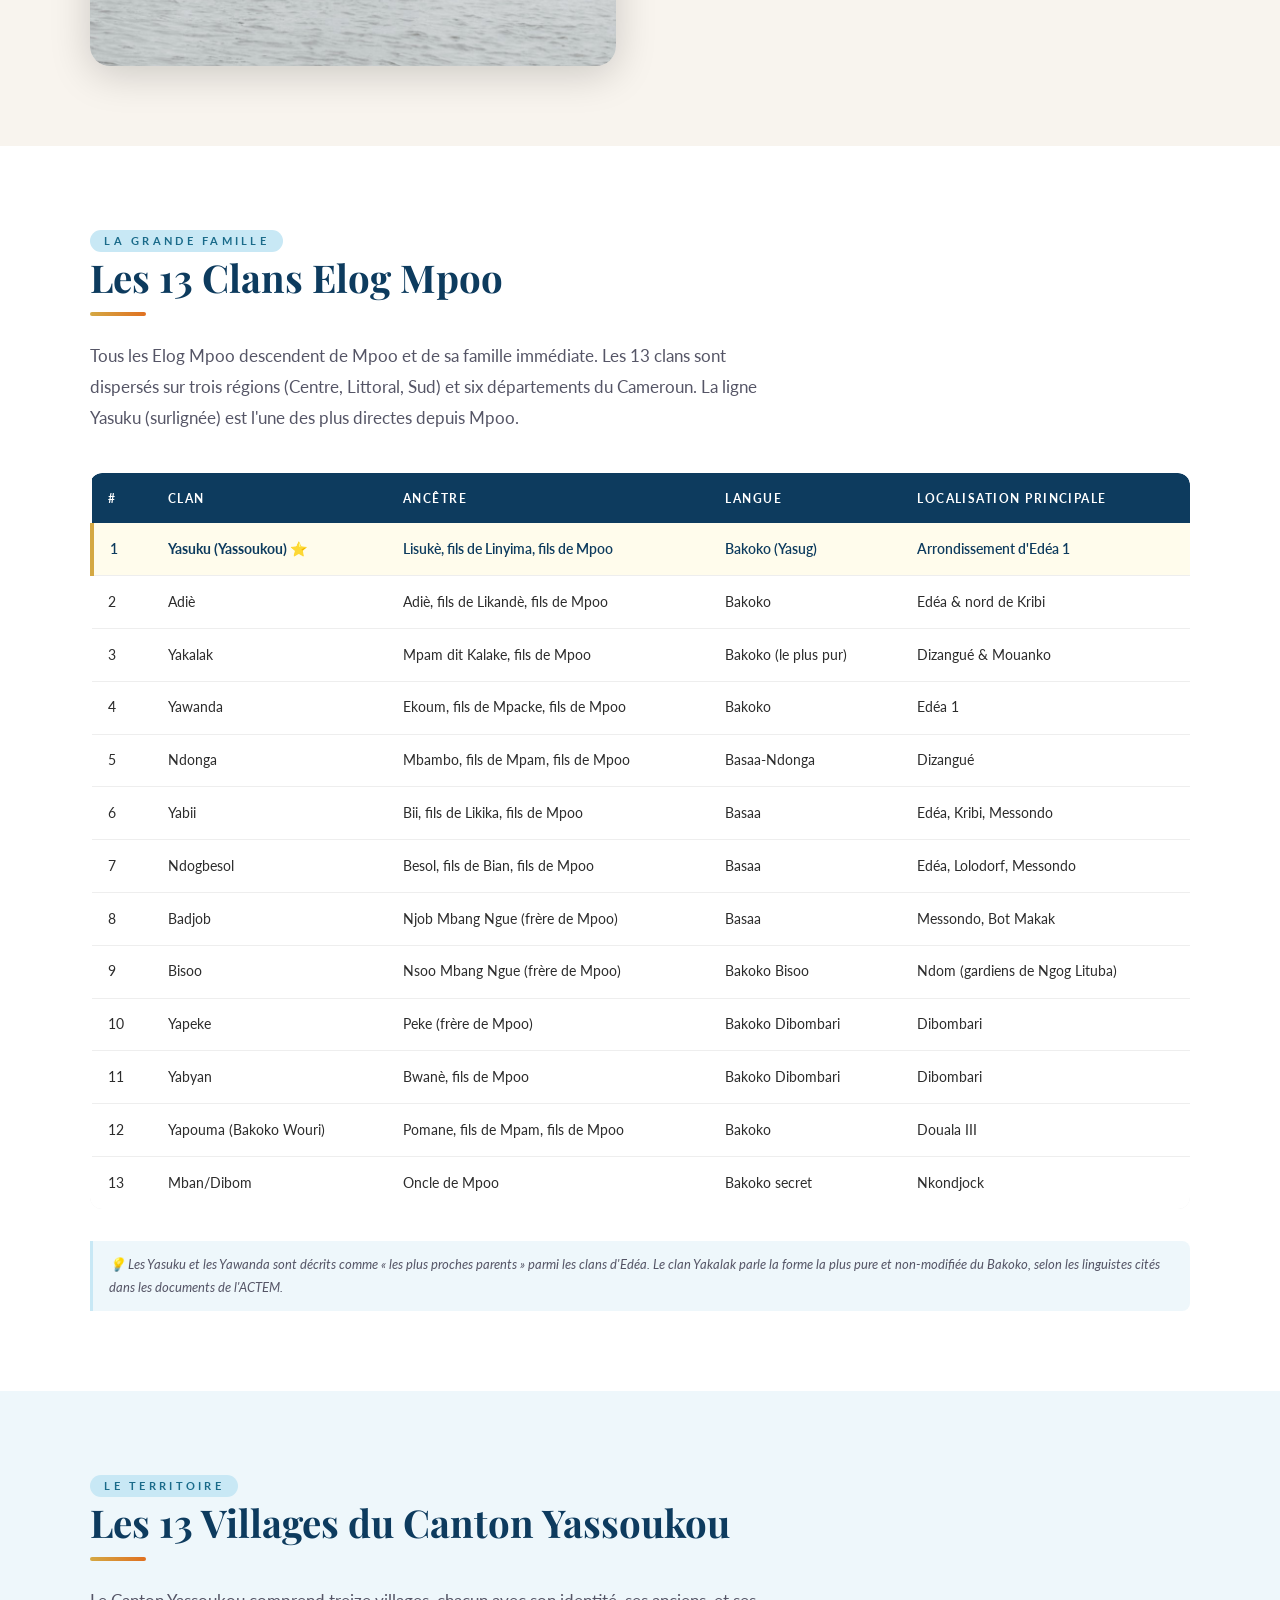
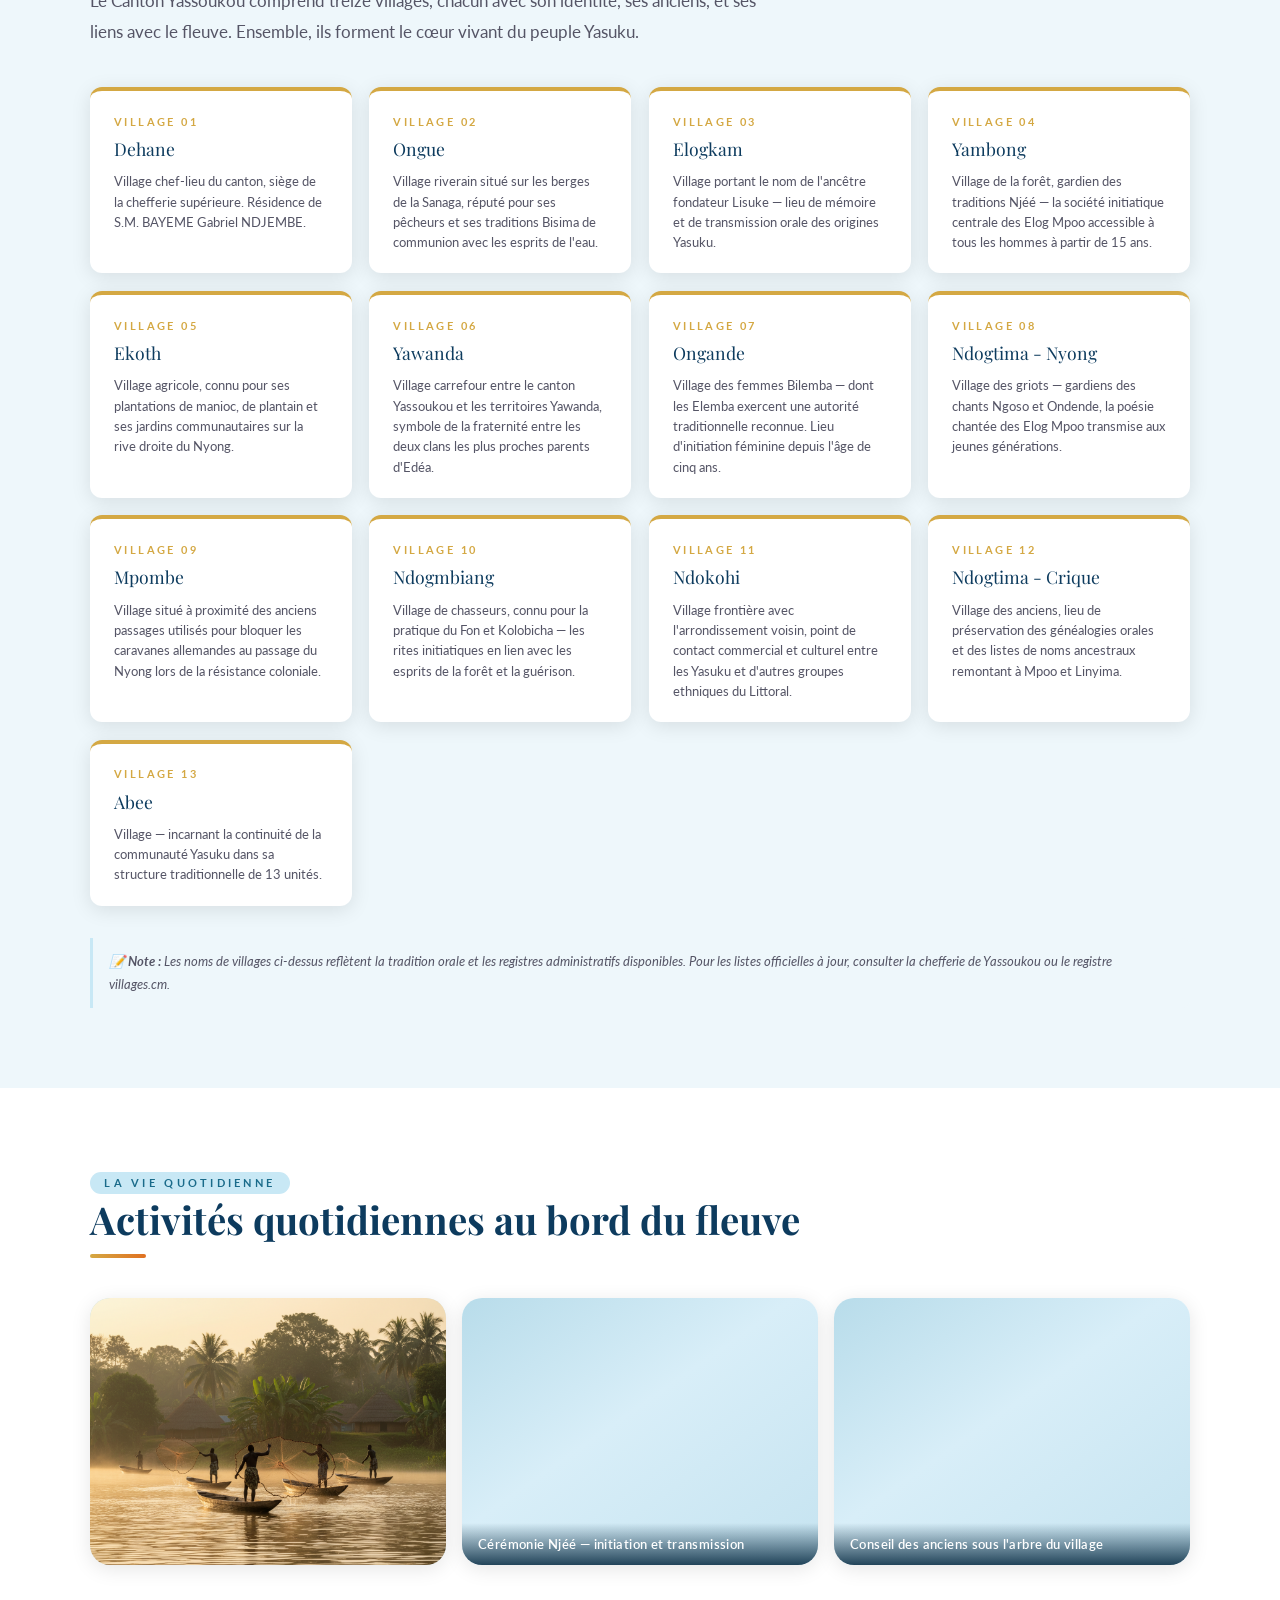
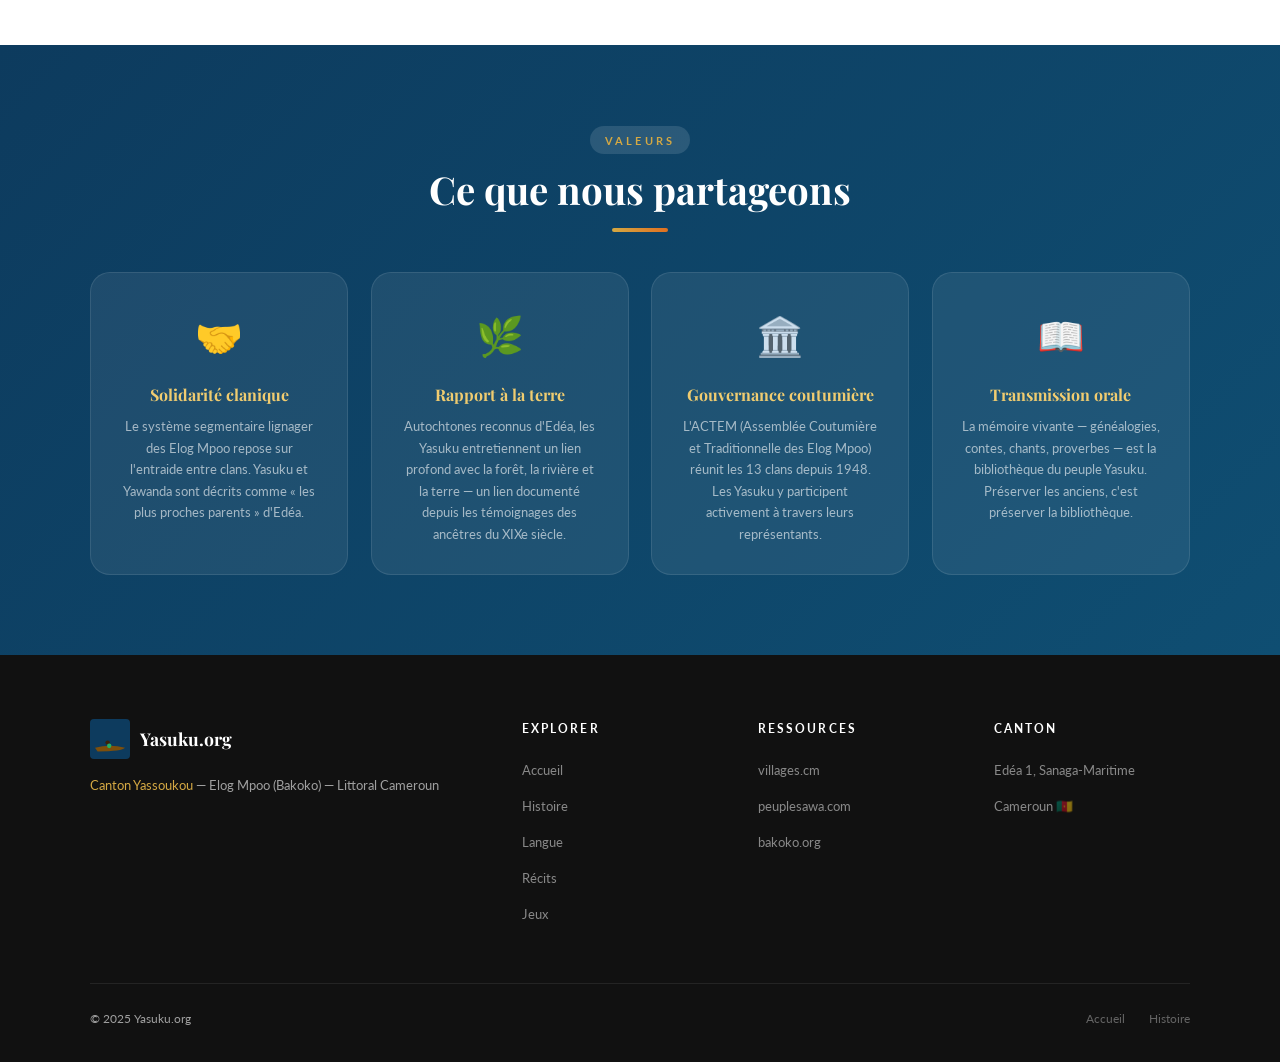
<file: community.html>
<!DOCTYPE html>
<html lang="fr">
<head>
  <meta charset="UTF-8"/>
  <meta name="viewport" content="width=device-width, initial-scale=1.0"/>
  <meta name="description" content="Communauté Yasuku — Les 13 villages du Canton Yassoukou et les 13 clans Elog Mpoo. Cameroun."/>
  <title>Communauté — Yasuku.org · Canton Yassoukou</title>
  <link rel="preconnect" href="https://fonts.googleapis.com"/>
  <link rel="preconnect" href="https://fonts.gstatic.com" crossorigin/>
  <link href="https://fonts.googleapis.com/css2?family=Playfair+Display:ital,wght@0,400;0,600;0,700;1,400&family=Lato:wght@300;400;700;900&display=swap" rel="stylesheet"/>
  <link rel="stylesheet" href="css/style.css"/>
</head>
<body class="lang-fr">

<!-- NAV -->
<nav id="navbar">
  <a href="index.html" class="nav-logo">
    <svg width="46" height="46" viewBox="0 0 200 200" xmlns="http://www.w3.org/2000/svg" style="border-radius:10px">
      <rect width="200" height="200" rx="28" fill="#eef6fc"/>
      <ellipse cx="100" cy="158" rx="92" ry="38" fill="#2980b9"/>
      <path d="M8,148 Q55,132 100,148 Q145,164 192,148 L192,200 L8,200 Z" fill="#1f6fa3"/>
      <path d="M25,144 Q100,124 175,144 Q162,162 38,162 Z" fill="#7d4f0c"/>
      <ellipse cx="96" cy="134" rx="11" ry="12" fill="#27ae60"/>
      <line x1="118" y1="120" x2="128" y2="148" stroke="#8b5e2a" stroke-width="4" stroke-linecap="round"/>
      <circle cx="88" cy="118" r="11" fill="#3d1f0a"/>
    </svg>
    <div>
      <span class="nav-logo-text">Yasuku.org</span>
      <span class="nav-logo-sub">Canton Yassoukou · Cameroun</span>
    </div>
  </a>
  <ul class="nav-links" id="navLinks">
    <li><a href="index.html"><span class="lang-fr">Accueil</span><span class="lang-en">Home</span></a></li>
    <li><a href="history.html"><span class="lang-fr">Histoire</span><span class="lang-en">History</span></a></li>
    <li><a href="community.html" class="active"><span class="lang-fr">Communauté</span><span class="lang-en">Community</span></a></li>
    <li><a href="learn.html"><span class="lang-fr">Apprendre</span><span class="lang-en">Learn</span></a></li>
    <li><a href="stories.html"><span class="lang-fr">Récits</span><span class="lang-en">Stories</span></a></li>
    <li><a href="games.html"><span class="lang-fr">Jeux</span><span class="lang-en">Games</span></a></li>
    <li><a href="about.html"><span class="lang-fr">À propos</span><span class="lang-en">About</span></a></li>
    <button class="lang-btn">English</button>
  </ul>
  <button class="hamburger" id="hamburger" aria-label="Menu" aria-expanded="false">
    <span></span><span></span><span></span>
  </button>
</nav>

<main>

<!-- PAGE HERO -->
<div class="page-hero">
  <span class="section-tag lang-fr">Notre peuple</span>
  <span class="section-tag lang-en">Our people</span>
  <h1 class="lang-fr">La Communauté Yasuku</h1>
  <h1 class="lang-en">The Yasuku Community</h1>
  <p class="lang-fr">13 villages, une structure clanique ancestrale, et des valeurs communes transmises sur les rives de la Sanaga.</p>
  <p class="lang-en">13 villages, an ancestral clan structure, and shared values passed down on the banks of the Sanaga.</p>
</div>

<!-- CANTON OVERVIEW -->
<section style="background:var(--light-bg)">
  <div class="section-inner">
    <div style="display:grid;grid-template-columns:1fr 1fr;gap:3rem;align-items:start" class="about-grid">
      <div class="fade-in">
        <span class="section-tag lang-fr">Localisation</span>
        <span class="section-tag lang-en">Location</span>
        <h2 class="section-title lang-fr">Canton Yassoukou — Code 5.3.2.3.</h2>
        <h2 class="section-title lang-en">Canton Yassoukou — Code 5.3.2.3.</h2>
        <div class="section-divider"></div>

        <p class="lang-fr">Le Canton Yassoukou est situé dans l'<strong>arrondissement d'Edéa 1</strong>, département de la <strong>Sanaga-Maritime</strong>, Région du Littoral du Cameroun. Il est classé comme groupement traditionnel de deuxième degré en vertu de l'Arrêté n°18 du 19 janvier 1982.</p>
        <p class="lang-en">Canton Yassoukou is located in the <strong>arrondissement of Edéa 1</strong>, <strong>Sanaga-Maritime</strong> department, Littoral Region of Cameroon. It is classified as a second-degree traditional grouping under Arrêté n°18 of January 19, 1982.</p>

        <p class="lang-fr">Les Yasuku partagent le territoire d'Edéa 1 avec les <strong>Adiè</strong> (les autochtones de la ville d'Edéa elle-même) et les <strong>Yawanda</strong> — leurs plus proches parents parmi les Elog Mpoo. La composition sociologique d'Edéa confirme explicitement : <em>« les Bakoko (Adé et Yassoukou) sont des autochtones »</em>.</p>
        <p class="lang-en">The Yasuku share the Edéa 1 territory with the <strong>Adiè</strong> (the autochthones of the city of Edéa itself) and the <strong>Yawanda</strong> — their closest kin among the Elog Mpoo. Edéa's sociological composition explicitly states: <em>"les Bakoko (Adé et Yassoukou) sont des autochtones"</em> — confirming indigenous status.</p>

        <div style="background:var(--white);border-radius:var(--radius);padding:1.5rem;box-shadow:var(--shadow);margin-top:1.5rem">
          <table style="width:100%;font-size:.9rem;box-shadow:none">
            <tbody>
              <tr style="border-bottom:1px solid #eee">
                <td style="padding:.5rem .75rem;color:var(--text-light);font-weight:700">
                  <span class="lang-fr">Région</span><span class="lang-en">Region</span>
                </td>
                <td style="padding:.5rem .75rem">Littoral</td>
              </tr>
              <tr style="border-bottom:1px solid #eee">
                <td style="padding:.5rem .75rem;color:var(--text-light);font-weight:700">
                  <span class="lang-fr">Département</span><span class="lang-en">Department</span>
                </td>
                <td style="padding:.5rem .75rem">Sanaga-Maritime</td>
              </tr>
              <tr style="border-bottom:1px solid #eee">
                <td style="padding:.5rem .75rem;color:var(--text-light);font-weight:700">
                  <span class="lang-fr">Arrondissement</span><span class="lang-en">Arrondissement</span>
                </td>
                <td style="padding:.5rem .75rem">Edéa 1</td>
              </tr>
              <tr style="border-bottom:1px solid #eee">
                <td style="padding:.5rem .75rem;color:var(--text-light);font-weight:700">Code</td>
                <td style="padding:.5rem .75rem">5.3.2.3.</td>
              </tr>
              <tr style="border-bottom:1px solid #eee">
                <td style="padding:.5rem .75rem;color:var(--text-light);font-weight:700">
                  <span class="lang-fr">Population</span><span class="lang-en">Population</span>
                </td>
                <td style="padding:.5rem .75rem">~1 765 <span class="lang-fr">habitants</span><span class="lang-en">inhabitants</span></td>
              </tr>
              <tr style="border-bottom:1px solid #eee">
                <td style="padding:.5rem .75rem;color:var(--text-light);font-weight:700">
                  <span class="lang-fr">Chef Supérieur</span><span class="lang-en">Superior Chief</span>
                </td>
                <td style="padding:.5rem .75rem">S.M. BAYEME Gabriel NDJEMBE</td>
              </tr>
              <tr>
                <td style="padding:.5rem .75rem;color:var(--text-light);font-weight:700">
                  <span class="lang-fr">ex Secrétaire ACTEM</span><span class="lang-en">former ACTEM Secretary</span>
                </td>
                <td style="padding:.5rem .75rem">Sam Théophile EBOBISSE</td>
              </tr>
            </tbody>
          </table>
        </div>
      </div>

      <!-- Map/location illustration -->
<div class="fade-in" style="border-radius:var(--radius-lg);overflow:hidden;box-shadow:var(--shadow-lg)">
  <img src="images/yassoukou.jpg" alt="Map of the Yassoukou canton near Edéa" style="display:block;width:100%;height:100%;object-fit:cover">
</div>

<div class="fade-in" style="border-radius:var(--radius-lg);overflow:hidden;box-shadow:var(--shadow-lg);margin-top:1.5rem">
  <img src="images/pecheurs.jpg" alt="Pêcheurs — Fishermen" style="display:block;width:100%;height:100%;object-fit:cover">
</div>
    </div>
  </div>
</section>

<!-- 13 CLANS TABLE -->
<section style="background:var(--white)">
  <div class="section-inner">
    <div class="fade-in">
      <span class="section-tag lang-fr">La grande famille</span>
      <span class="section-tag lang-en">The greater family</span>
      <h2 class="section-title lang-fr">Les 13 Clans Elog Mpoo</h2>
      <h2 class="section-title lang-en">The 13 Elog Mpoo Clans</h2>
      <div class="section-divider"></div>
      <p class="section-lead lang-fr">Tous les Elog Mpoo descendent de Mpoo et de sa famille immédiate. Les 13 clans sont dispersés sur trois régions (Centre, Littoral, Sud) et six départements du Cameroun. La ligne Yasuku (surlignée) est l'une des plus directes depuis Mpoo.</p>
      <p class="section-lead lang-en">All Elog Mpoo descend from Mpoo and his immediate family. The 13 clans are dispersed across three regions (Centre, Littoral, South) and six departments of Cameroon. The Yasuku line (highlighted) is one of the most direct from Mpoo.</p>
    </div>

    <div class="table-wrap fade-in">
      <table>
        <thead>
          <tr>
            <th>#</th>
            <th><span class="lang-fr">Clan</span><span class="lang-en">Clan</span></th>
            <th><span class="lang-fr">Ancêtre</span><span class="lang-en">Ancestor</span></th>
            <th><span class="lang-fr">Langue</span><span class="lang-en">Language</span></th>
            <th><span class="lang-fr">Localisation principale</span><span class="lang-en">Primary location</span></th>
          </tr>
        </thead>
        <tbody>
          <tr class="highlight-row">
            <td>1</td>
            <td><strong>Yasuku (Yassoukou) ⭐</strong></td>
            <td>Lisukè, fils de Linyima, fils de Mpoo</td>
            <td>Bakoko (Yasug)</td>
            <td><span class="lang-fr">Arrondissement d'Edéa 1</span><span class="lang-en">Edéa 1 arrondissement</span></td>
          </tr>
          <tr>
            <td>2</td>
            <td>Adiè</td>
            <td>Adiè, fils de Likandè, fils de Mpoo</td>
            <td>Bakoko</td>
            <td><span class="lang-fr">Edéa & nord de Kribi</span><span class="lang-en">Edéa & north Kribi</span></td>
          </tr>
          <tr>
            <td>3</td>
            <td>Yakalak</td>
            <td>Mpam dit Kalake, fils de Mpoo</td>
            <td>Bakoko (<span class="lang-fr">le plus pur</span><span class="lang-en">the purest</span>)</td>
            <td>Dizangué & Mouanko</td>
          </tr>
          <tr>
            <td>4</td>
            <td>Yawanda</td>
            <td>Ekoum, fils de Mpacke, fils de Mpoo</td>
            <td>Bakoko</td>
            <td>Edéa 1</td>
          </tr>
          <tr>
            <td>5</td>
            <td>Ndonga</td>
            <td>Mbambo, fils de Mpam, fils de Mpoo</td>
            <td>Basaa-Ndonga</td>
            <td>Dizangué</td>
          </tr>
          <tr>
            <td>6</td>
            <td>Yabii</td>
            <td>Bii, fils de Likika, fils de Mpoo</td>
            <td>Basaa</td>
            <td>Edéa, Kribi, Messondo</td>
          </tr>
          <tr>
            <td>7</td>
            <td>Ndogbesol</td>
            <td>Besol, fils de Bian, fils de Mpoo</td>
            <td>Basaa</td>
            <td>Edéa, Lolodorf, Messondo</td>
          </tr>
          <tr>
            <td>8</td>
            <td>Badjob</td>
            <td>Njob Mbang Ngue (<span class="lang-fr">frère de Mpoo</span><span class="lang-en">brother of Mpoo</span>)</td>
            <td>Basaa</td>
            <td>Messondo, Bot Makak</td>
          </tr>
          <tr>
            <td>9</td>
            <td>Bisoo</td>
            <td>Nsoo Mbang Ngue (<span class="lang-fr">frère de Mpoo</span><span class="lang-en">brother of Mpoo</span>)</td>
            <td>Bakoko Bisoo</td>
            <td>Ndom (<span class="lang-fr">gardiens de Ngog Lituba</span><span class="lang-en">guardians of Ngog Lituba</span>)</td>
          </tr>
          <tr>
            <td>10</td>
            <td>Yapeke</td>
            <td>Peke (<span class="lang-fr">frère de Mpoo</span><span class="lang-en">brother of Mpoo</span>)</td>
            <td>Bakoko Dibombari</td>
            <td>Dibombari</td>
          </tr>
          <tr>
            <td>11</td>
            <td>Yabyan</td>
            <td>Bwanè, fils de Mpoo</td>
            <td>Bakoko Dibombari</td>
            <td>Dibombari</td>
          </tr>
          <tr>
            <td>12</td>
            <td>Yapouma (Bakoko Wouri)</td>
            <td>Pomane, fils de Mpam, fils de Mpoo</td>
            <td>Bakoko</td>
            <td>Douala III</td>
          </tr>
          <tr>
            <td>13</td>
            <td>Mban/Dibom</td>
            <td><span class="lang-fr">Oncle de Mpoo</span><span class="lang-en">Uncle of Mpoo</span></td>
            <td><span class="lang-fr">Bakoko secret</span><span class="lang-en">Bakoko (secret)</span></td>
            <td>Nkondjock</td>
          </tr>
        </tbody>
      </table>
    </div>

    <div class="note fade-in lang-fr">
      💡 Les Yasuku et les Yawanda sont décrits comme <em>« les plus proches parents »</em> parmi les clans d'Edéa. Le clan Yakalak parle la forme la plus pure et non-modifiée du Bakoko, selon les linguistes cités dans les documents de l'ACTEM.
    </div>
    <div class="note fade-in lang-en">
      💡 The Yasuku and Yawanda are described as <em>"closest kin"</em> among the Edéa clans. The Yakalak clan speaks the purest and unmodified form of Bakoko, according to linguists cited in ACTEM documents.
    </div>
  </div>
</section>

<!-- 13 VILLAGES -->
<section style="background:var(--river-mist)">
  <div class="section-inner">
    <div class="fade-in">
      <span class="section-tag lang-fr">Le territoire</span>
      <span class="section-tag lang-en">The territory</span>
      <h2 class="section-title lang-fr">Les 13 Villages du Canton Yassoukou</h2>
      <h2 class="section-title lang-en">The 13 Villages of Canton Yassoukou</h2>
      <div class="section-divider"></div>
      <p class="section-lead lang-fr">Le Canton Yassoukou comprend treize villages, chacun avec son identité, ses anciens, et ses liens avec le fleuve. Ensemble, ils forment le cœur vivant du peuple Yasuku.</p>
      <p class="section-lead lang-en">Canton Yassoukou comprises thirteen villages, each with its identity, its elders, and its connection to the river. Together they form the living heart of the Yasuku people.</p>
    </div>

    <div class="village-grid fade-in">
      <div class="village-card">
        <div class="village-num">Village 01</div>
        <div class="village-name">Dehane</div>
        <div class="village-desc lang-fr">Village chef-lieu du canton, siège de la chefferie supérieure. Résidence de S.M. BAYEME Gabriel NDJEMBE.</div>
        <div class="village-desc lang-en">Canton's chief town, seat of the superior chieftaincy. Residence of S.M. BAYEME Gabriel NDJEMBE.</div>
      </div>
      <div class="village-card">
        <div class="village-num">Village 02</div>
        <div class="village-name">Ongue</div>
        <div class="village-desc lang-fr">Village riverain situé sur les berges de la Sanaga, réputé pour ses pêcheurs et ses traditions Bisima de communion avec les esprits de l'eau.</div>
        <div class="village-desc lang-en">Riverside village on the Sanaga banks, known for its fishermen and Bisima traditions of water spirit communion.</div>
      </div>
      <div class="village-card">
        <div class="village-num">Village 03</div>
        <div class="village-name">Elogkam</div>
        <div class="village-desc lang-fr">Village portant le nom de l'ancêtre fondateur Lisuke — lieu de mémoire et de transmission orale des origines Yasuku.</div>
        <div class="village-desc lang-en">Village bearing the name of founding ancestor Lisuke — a place of memory and oral transmission of Yasuku origins.</div>
      </div>
      <div class="village-card">
        <div class="village-num">Village 04</div>
        <div class="village-name">Yambong</div>
        <div class="village-desc lang-fr">Village de la forêt, gardien des traditions Njéé — la société initiatique centrale des Elog Mpoo accessible à tous les hommes à partir de 15 ans.</div>
        <div class="village-desc lang-en">Forest village, keeper of Njéé traditions — the central initiatory society of the Elog Mpoo accessible to all men from age 15.</div>
      </div>
      <div class="village-card">
        <div class="village-num">Village 05</div>
        <div class="village-name">Ekoth</div>
        <div class="village-desc lang-fr">Village agricole, connu pour ses plantations de manioc, de plantain et ses jardins communautaires sur la rive droite du Nyong.</div>
        <div class="village-desc lang-en">Agricultural village known for its cassava and plantain farms and community gardens on the right bank of the Nyong.</div>
      </div>
      <div class="village-card">
        <div class="village-num">Village 06</div>
        <div class="village-name">Yawanda</div>
        <div class="village-desc lang-fr">Village carrefour entre le canton Yassoukou et les territoires Yawanda, symbole de la fraternité entre les deux clans les plus proches parents d'Edéa.</div>
        <div class="village-desc lang-en">Junction village between Canton Yassoukou and Yawanda territories, symbol of fraternity between the two closest kin clans of Edéa.</div>
      </div>
      <div class="village-card">
        <div class="village-num">Village 07</div>
        <div class="village-name">Ongande</div>
        <div class="village-desc lang-fr">Village des femmes Bilemba — dont les Elemba exercent une autorité traditionnelle reconnue. Lieu d'initiation féminine depuis l'âge de cinq ans.</div>
        <div class="village-desc lang-en">Village of Bilemba women — whose Elemba members exercise recognized traditional authority. Site of female initiation from age five.</div>
      </div>
      <div class="village-card">
        <div class="village-num">Village 08</div>
        <div class="village-name">Ndogtima - Nyong</div>
        <div class="village-desc lang-fr">Village des griots — gardiens des chants Ngoso et Ondende, la poésie chantée des Elog Mpoo transmise aux jeunes générations.</div>
        <div class="village-desc lang-en">Village of griots — keepers of Ngoso and Ondende songs, the sung poetry of the Elog Mpoo passed to younger generations.</div>
      </div>
      <div class="village-card">
        <div class="village-num">Village 09</div>
        <div class="village-name">Mpombe</div>
        <div class="village-desc lang-fr">Village situé à proximité des anciens passages utilisés pour bloquer les caravanes allemandes au passage du Nyong lors de la résistance coloniale.</div>
        <div class="village-desc lang-en">Village near the old crossing points used to block German caravans at the Nyong River during colonial resistance.</div>
      </div>
      <div class="village-card">
        <div class="village-num">Village 10</div>
        <div class="village-name">Ndogmbiang</div>
        <div class="village-desc lang-fr">Village de chasseurs, connu pour la pratique du Fon et Kolobicha — les rites initiatiques en lien avec les esprits de la forêt et la guérison.</div>
        <div class="village-desc lang-en">Hunters' village, known for the practice of Fon and Kolobicha — initiatory rites connected to forest spirits and healing.</div>
      </div>
      <div class="village-card">
        <div class="village-num">Village 11</div>
        <div class="village-name">Ndokohi</div>
        <div class="village-desc lang-fr">Village frontière avec l'arrondissement voisin, point de contact commercial et culturel entre les Yasuku et d'autres groupes ethniques du Littoral.</div>
        <div class="village-desc lang-en">Border village with the neighboring arrondissement, commercial and cultural contact point between Yasuku and other Littoral ethnic groups.</div>
      </div>
      <div class="village-card">
        <div class="village-num">Village 12</div>
        <div class="village-name">Ndogtima - Crique</div>
        <div class="village-desc lang-fr">Village des anciens, lieu de préservation des généalogies orales et des listes de noms ancestraux remontant à Mpoo et Linyima.</div>
        <div class="village-desc lang-en">Village of elders, site of preserved oral genealogies and lists of ancestral names tracing back to Mpoo and Linyima.</div>
      </div>
      <div class="village-card">
        <div class="village-num">Village 13</div>
        <div class="village-name">Abee</div>
        <div class="village-desc lang-fr">Village — incarnant la continuité de la communauté Yasuku dans sa structure traditionnelle de 13 unités.</div>
        <div class="village-desc lang-en">Village — embodying the continuity of the Yasuku community in its traditional 13-unit structure.</div>
      </div>
    </div>

    <div class="note fade-in lang-fr" style="margin-top:2rem">
      📝 <strong>Note :</strong> Les noms de villages ci-dessus reflètent la tradition orale et les registres administratifs disponibles. Pour les listes officielles à jour, consulter la chefferie de Yassoukou ou le registre villages.cm.
    </div>
    <div class="note fade-in lang-en" style="margin-top:2rem">
      📝 <strong>Note:</strong> Village names above reflect oral tradition and available administrative records. For updated official lists, consult the Yassoukou chieftaincy or the villages.cm registry.
    </div>
  </div>
</section>

<!-- DAILY LIFE / RIVER ACTIVITIES -->
<section style="background:var(--white)">
  <div class="section-inner">
    <div class="fade-in">
      <span class="section-tag lang-fr">La vie quotidienne</span>
      <span class="section-tag lang-en">Daily life</span>
      <h2 class="section-title lang-fr">Activités quotidiennes au bord du fleuve</h2>
      <h2 class="section-title lang-en">Daily activities by the river</h2>
      <div class="section-divider"></div>
    </div>

    <div class="photo-grid fade-in">
      <!-- Market scene -->
<div class="photo-card">
  <img src="images/peche-sanaga.png" alt="Marché sur les berges de la Sanaga" style="display:block;width:100%;height:100%;object-fit:cover">

</div>

      <!-- Drumming ceremony -->
<div class="photo-card">
  <div style="position:relative;width:100%;padding-bottom:56.25%">
    <iframe src="https://www.youtube.com/embed/skjM90c5eQ8"
            title="Cérémonie Njéé"
            style="position:absolute;top:0;left:0;width:100%;height:100%"
            frameborder="0"
            allow="accelerometer; autoplay; clipboard-write; encrypted-media; gyroscope; picture-in-picture"
            allowfullscreen></iframe>
  </div>
  <div class="photo-caption lang-fr">Cérémonie Njéé — initiation et transmission</div>
  <div class="photo-caption lang-en">Njéé ceremony — initiation and transmission</div>
</div>

      <!-- Village meeting -->
<!-- Village meeting -->
<div class="photo-card">
  <div style="position:relative;width:100%;padding-bottom:56.25%">
    <iframe src="https://www.youtube.com/embed/D0VFVbgNGHE"
            title="Conseil des anciens"
            style="position:absolute;top:0;left:0;width:100%;height:100%"
            frameborder="0"
            allow="accelerometer; autoplay; clipboard-write; encrypted-media; gyroscope; picture-in-picture"
            allowfullscreen></iframe>
  </div>
  <div class="photo-caption lang-fr">Conseil des anciens sous l'arbre du village</div>
  <div class="photo-caption lang-en">Council of elders under the village tree</div>
</div>
    </div>
  </div>
</section>

<!-- VALUES SECTION -->
<section style="background:linear-gradient(135deg,var(--river-deep),#0f4e72)">
  <div class="section-inner">
    <div class="fade-in text-center" style="margin-bottom:2.5rem">
      <span class="section-tag" style="background:rgba(255,255,255,0.12);color:var(--gold)">
        <span class="lang-fr">Valeurs</span><span class="lang-en">Values</span>
      </span>
      <h2 class="section-title" style="color:var(--white)">
        <span class="lang-fr">Ce que nous partageons</span>
        <span class="lang-en">What we share</span>
      </h2>
      <div class="section-divider" style="margin:1rem auto"></div>
    </div>

    <div class="connect-grid fade-in">
      <div class="connect-card">
        <div class="icon">🤝</div>
        <h4 class="lang-fr">Solidarité clanique</h4>
        <h4 class="lang-en">Clan solidarity</h4>
        <p class="lang-fr">Le système segmentaire lignager des Elog Mpoo repose sur l'entraide entre clans. Yasuku et Yawanda sont décrits comme « les plus proches parents » d'Edéa.</p>
        <p class="lang-en">The Elog Mpoo segmentary lineage system rests on mutual aid between clans. Yasuku and Yawanda are described as "closest kin" in Edéa.</p>
      </div>
      <div class="connect-card">
        <div class="icon">🌿</div>
        <h4 class="lang-fr">Rapport à la terre</h4>
        <h4 class="lang-en">Relationship to the land</h4>
        <p class="lang-fr">Autochtones reconnus d'Edéa, les Yasuku entretiennent un lien profond avec la forêt, la rivière et la terre — un lien documenté depuis les témoignages des ancêtres du XIXe siècle.</p>
        <p class="lang-en">Recognized autochthones of Edéa, the Yasuku maintain a deep bond with forest, river, and land — a bond documented since 19th-century ancestral testimony.</p>
      </div>
      <div class="connect-card">
        <div class="icon">🏛️</div>
        <h4 class="lang-fr">Gouvernance coutumière</h4>
        <h4 class="lang-en">Customary governance</h4>
        <p class="lang-fr">L'ACTEM (Assemblée Coutumière et Traditionnelle des Elog Mpoo) réunit les 13 clans depuis 1948. Les Yasuku y participent activement à travers leurs représentants.</p>
        <p class="lang-en">ACTEM (Customary and Traditional Assembly of the Elog Mpoo) unites the 13 clans since 1948. The Yasuku actively participate through their representatives.</p>
      </div>
      <div class="connect-card">
        <div class="icon">📖</div>
        <h4 class="lang-fr">Transmission orale</h4>
        <h4 class="lang-en">Oral transmission</h4>
        <p class="lang-fr">La mémoire vivante — généalogies, contes, chants, proverbes — est la bibliothèque du peuple Yasuku. Préserver les anciens, c'est préserver la bibliothèque.</p>
        <p class="lang-en">Living memory — genealogies, stories, songs, proverbs — is the Yasuku people's library. Preserving elders means preserving the library.</p>
      </div>
    </div>
  </div>
</section>

</main>

<!-- FOOTER (condensed) -->
<footer>
  <div class="footer-inner">
    <div class="footer-brand">
      <div class="footer-logo">
        <svg width="40" height="40" viewBox="0 0 200 200" xmlns="http://www.w3.org/2000/svg">
          <rect width="200" height="200" rx="20" fill="#0d3b5e"/>
          <path d="M25,144 Q100,124 175,144 Q162,162 38,162 Z" fill="#7d4f0c"/>
          <circle cx="88" cy="118" r="11" fill="#3d1f0a"/>
          <ellipse cx="96" cy="134" rx="11" ry="12" fill="#27ae60"/>
        </svg>
        <h3>Yasuku.org</h3>
      </div>
      <p class="lang-fr"><span class="footer-gold">Canton Yassoukou</span> — Elog Mpoo (Bakoko) — Littoral Cameroun</p>
      <p class="lang-en"><span class="footer-gold">Canton Yassoukou</span> — Elog Mpoo (Bakoko) — Littoral Cameroon</p>
    </div>
    <div class="footer-col">
      <h4 class="lang-fr">Explorer</h4><h4 class="lang-en">Explore</h4>
      <ul>
        <li><a href="index.html"><span class="lang-fr">Accueil</span><span class="lang-en">Home</span></a></li>
        <li><a href="history.html"><span class="lang-fr">Histoire</span><span class="lang-en">History</span></a></li>
        <li><a href="learn.html"><span class="lang-fr">Langue</span><span class="lang-en">Language</span></a></li>
        <li><a href="stories.html"><span class="lang-fr">Récits</span><span class="lang-en">Stories</span></a></li>
        <li><a href="games.html"><span class="lang-fr">Jeux</span><span class="lang-en">Games</span></a></li>
      </ul>
    </div>
    <div class="footer-col">
      <h4 class="lang-fr">Ressources</h4><h4 class="lang-en">Resources</h4>
      <ul>
        <li><a href="https://villages.cm/chefferie-details/yassoukou" target="_blank" rel="noopener">villages.cm</a></li>
        <li><a href="https://peuplesawa.com" target="_blank" rel="noopener">peuplesawa.com</a></li>
        <li><a href="https://bakoko.org" target="_blank" rel="noopener">bakoko.org</a></li>
      </ul>
    </div>
    <div class="footer-col">
      <h4>Canton</h4>
      <ul>
        <li><span style="color:rgba(255,255,255,.5);font-size:.84rem">Edéa 1, Sanaga-Maritime</span></li>
        <li><span style="color:rgba(255,255,255,.5);font-size:.84rem">Cameroun 🇨🇲</span></li>
      </ul>
    </div>
  </div>
  <div class="footer-bottom">
    <span>© 2025 Yasuku.org</span>
    <div class="footer-bottom-links">
      <a href="index.html"><span class="lang-fr">Accueil</span><span class="lang-en">Home</span></a>
      <a href="history.html"><span class="lang-fr">Histoire</span><span class="lang-en">History</span></a>
    </div>
  </div>
</footer>

<script src="js/main.js"></script>
<style>@media(max-width:760px){.about-grid{grid-template-columns:1fr!important;}}</style>
</body>
</html>
</file>
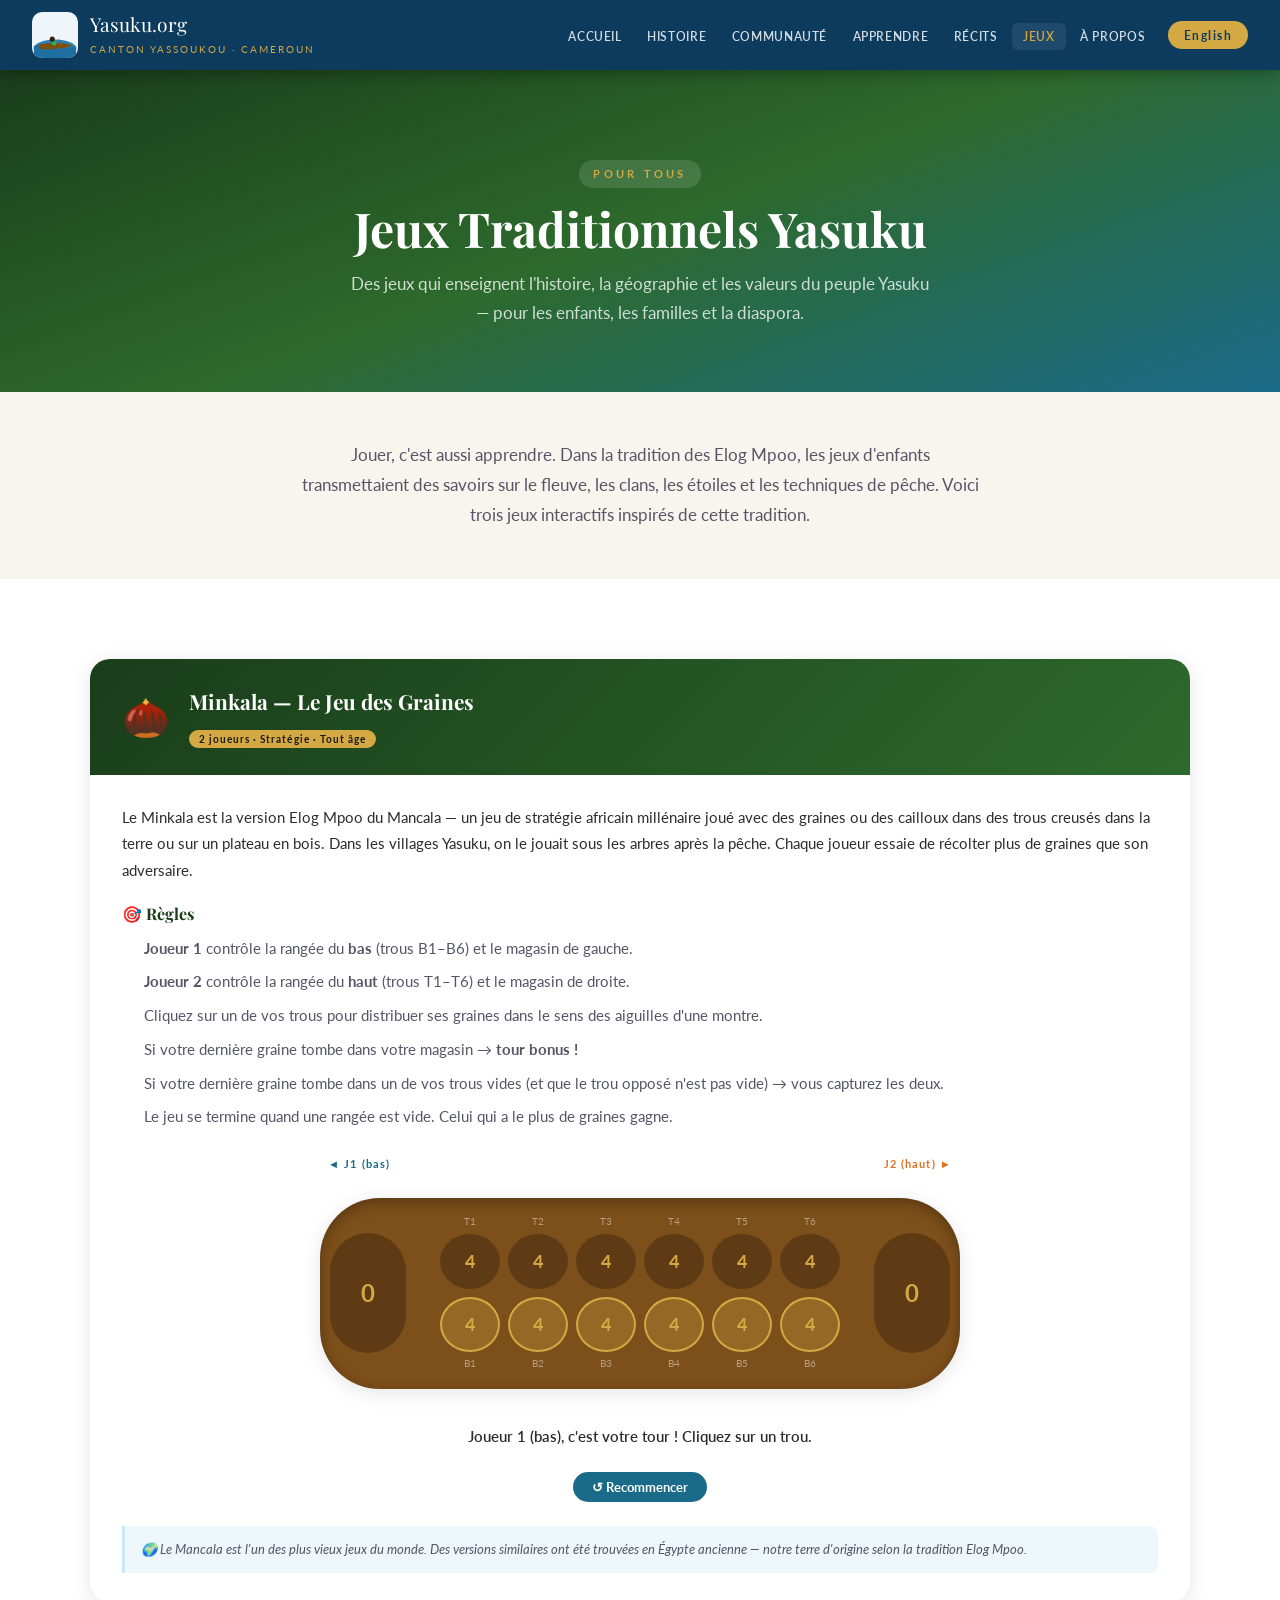
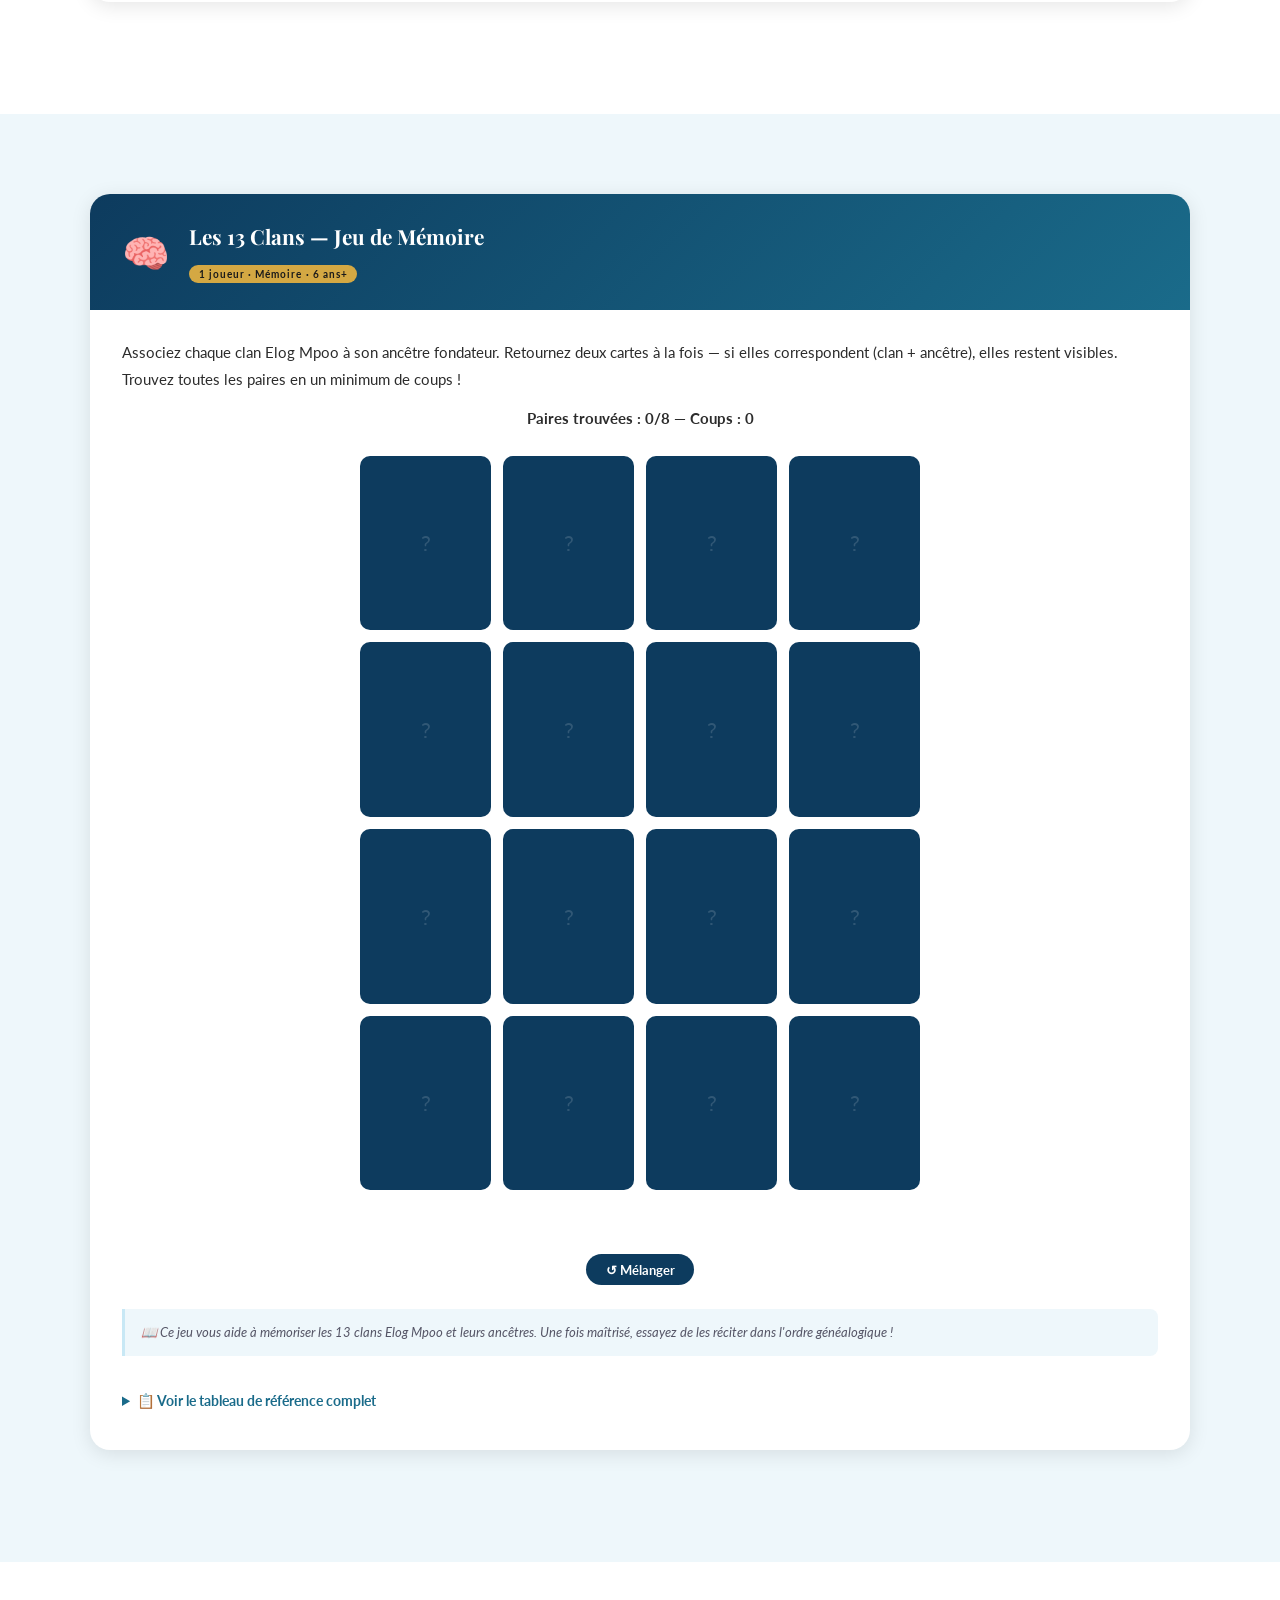
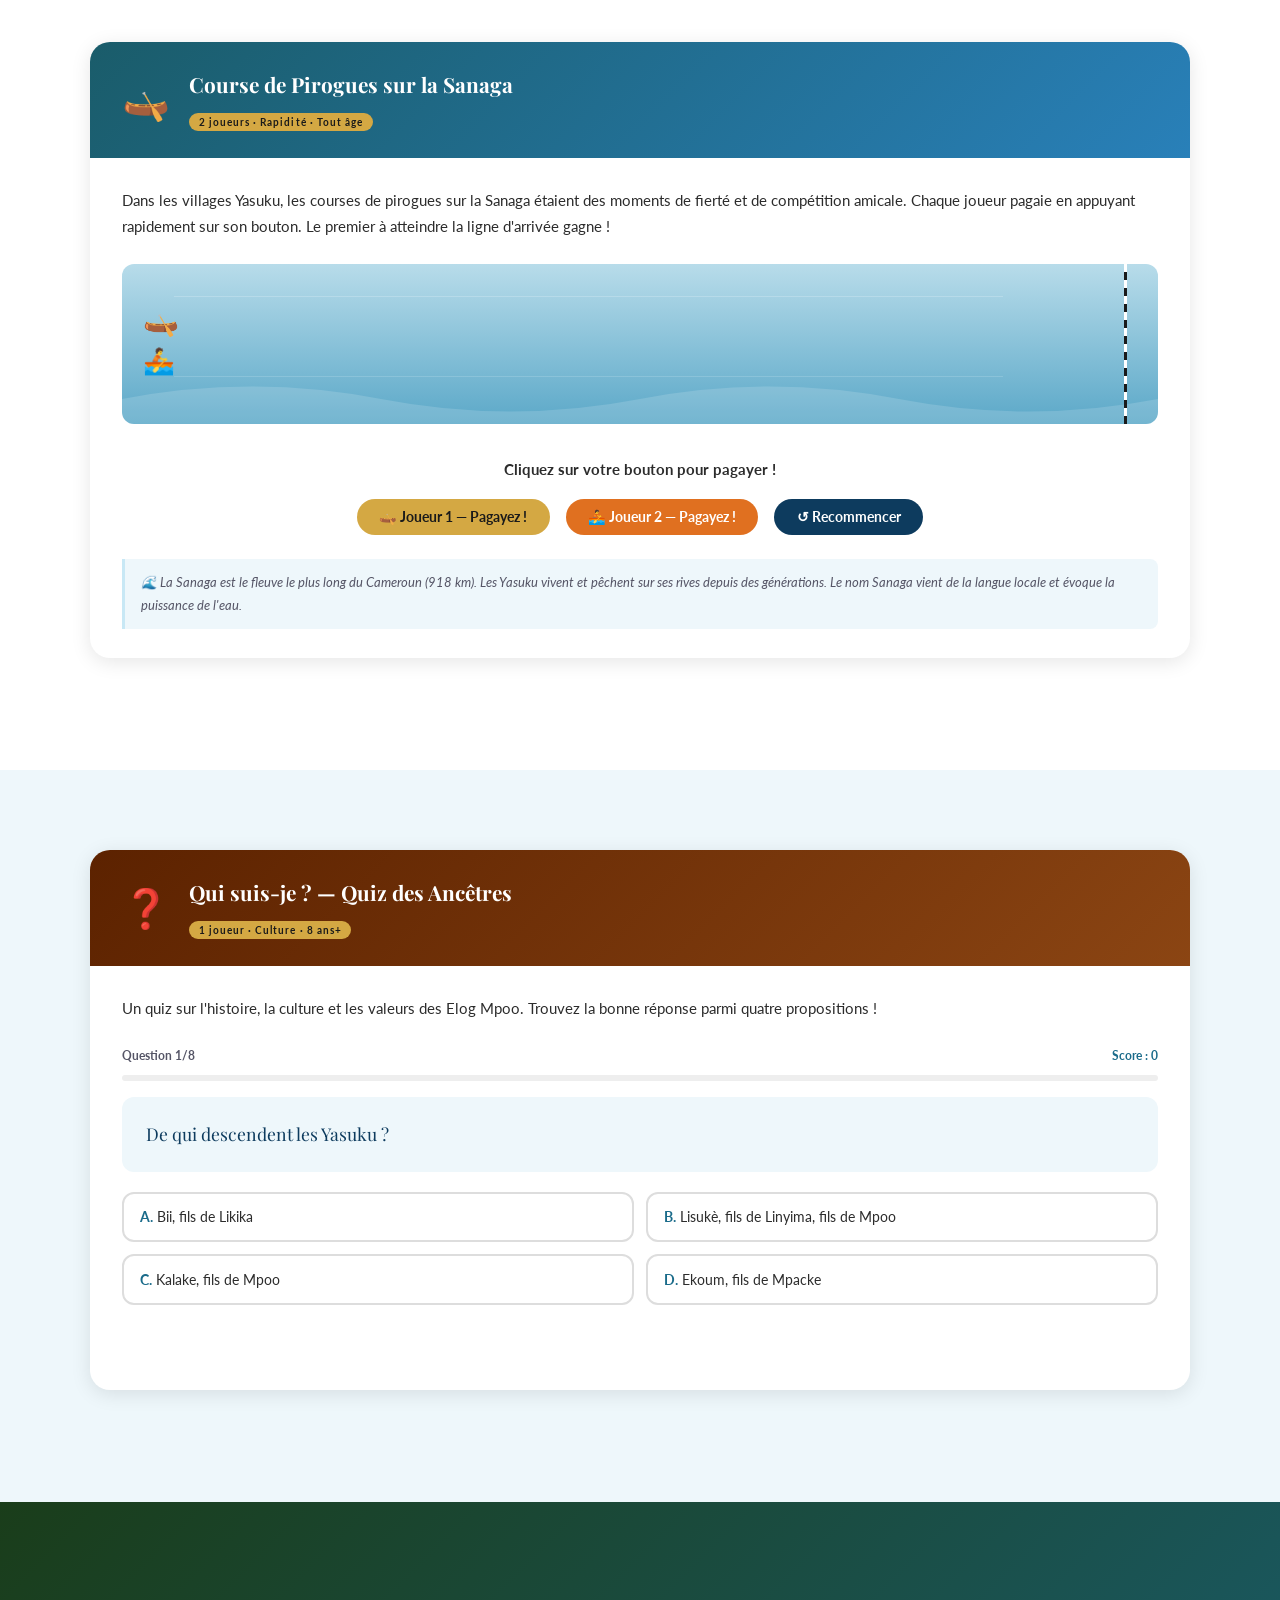
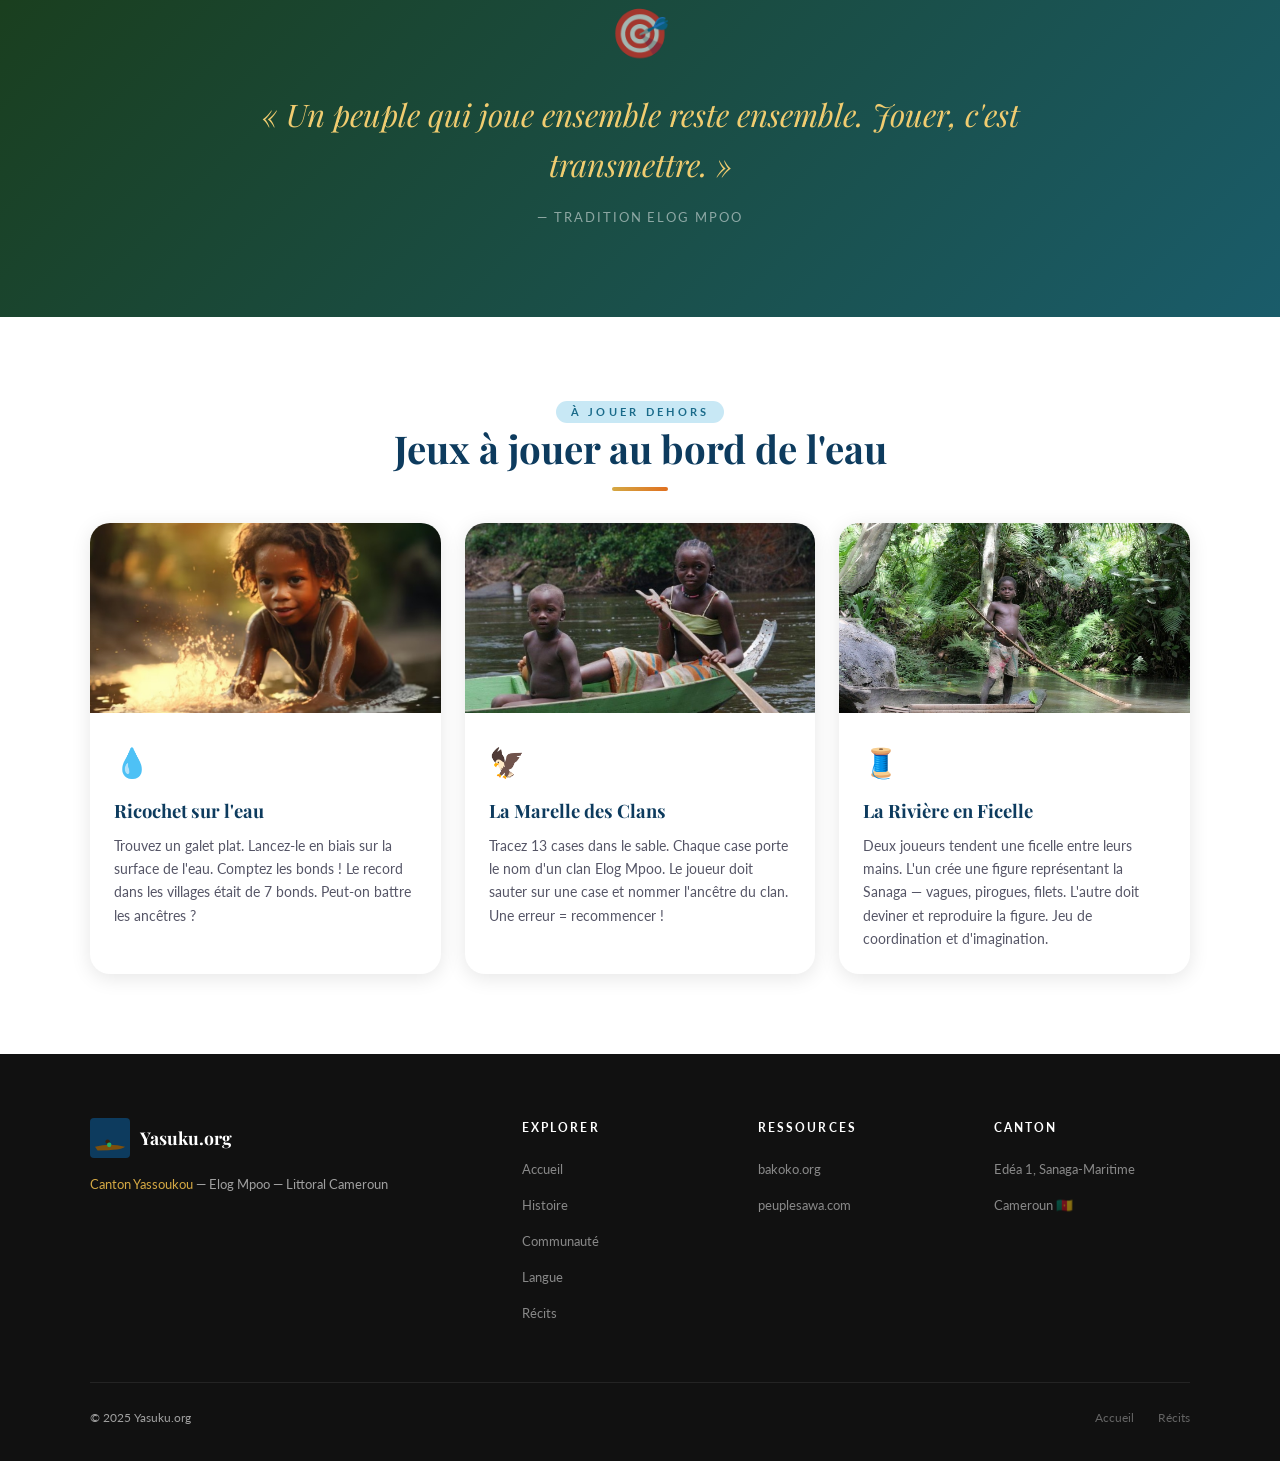
<file: games.html>
<!DOCTYPE html>
<html lang="fr">
<head>
  <meta charset="UTF-8"/>
  <meta name="viewport" content="width=device-width, initial-scale=1.0"/>
  <meta name="description" content="Jeux traditionnels Yasuku — Minkala (Mancala), jeu des 13 clans, course de pirogues. Pour enfants et diaspora."/>
  <title>Jeux Traditionnels — Yasuku.org · Canton Yassoukou</title>
  <link rel="preconnect" href="https://fonts.googleapis.com"/>
  <link rel="preconnect" href="https://fonts.gstatic.com" crossorigin/>
  <link href="https://fonts.googleapis.com/css2?family=Playfair+Display:ital,wght@0,400;0,600;0,700;1,400&family=Lato:wght@300;400;700;900&display=swap" rel="stylesheet"/>
  <link rel="stylesheet" href="css/style.css"/>
</head>
<body class="lang-fr">

<!-- NAV -->
<nav id="navbar">
  <a href="index.html" class="nav-logo">
    <svg width="46" height="46" viewBox="0 0 200 200" xmlns="http://www.w3.org/2000/svg" style="border-radius:10px">
      <rect width="200" height="200" rx="28" fill="#eef6fc"/>
      <ellipse cx="100" cy="158" rx="92" ry="38" fill="#2980b9"/>
      <path d="M8,148 Q55,132 100,148 Q145,164 192,148 L192,200 L8,200 Z" fill="#1f6fa3"/>
      <path d="M25,144 Q100,124 175,144 Q162,162 38,162 Z" fill="#7d4f0c"/>
      <ellipse cx="96" cy="134" rx="11" ry="12" fill="#27ae60"/>
      <line x1="118" y1="120" x2="128" y2="148" stroke="#8b5e2a" stroke-width="4" stroke-linecap="round"/>
      <circle cx="88" cy="118" r="11" fill="#3d1f0a"/>
    </svg>
    <div>
      <span class="nav-logo-text">Yasuku.org</span>
      <span class="nav-logo-sub">Canton Yassoukou · Cameroun</span>
    </div>
  </a>
  <ul class="nav-links" id="navLinks">
    <li><a href="index.html"><span class="lang-fr">Accueil</span><span class="lang-en">Home</span></a></li>
    <li><a href="history.html"><span class="lang-fr">Histoire</span><span class="lang-en">History</span></a></li>
    <li><a href="community.html"><span class="lang-fr">Communauté</span><span class="lang-en">Community</span></a></li>
    <li><a href="learn.html"><span class="lang-fr">Apprendre</span><span class="lang-en">Learn</span></a></li>
    <li><a href="stories.html"><span class="lang-fr">Récits</span><span class="lang-en">Stories</span></a></li>
    <li><a href="games.html" class="active"><span class="lang-fr">Jeux</span><span class="lang-en">Games</span></a></li>
    <li><a href="about.html"><span class="lang-fr">À propos</span><span class="lang-en">About</span></a></li>
    <button class="lang-btn">English</button>
  </ul>
  <button class="hamburger" id="hamburger" aria-label="Menu" aria-expanded="false">
    <span></span><span></span><span></span>
  </button>
</nav>

<main>

<!-- PAGE HERO -->
<div class="page-hero" style="background:linear-gradient(160deg,#1a3d1a 0%,#2d6a2d 50%,#1a6b8a 100%)">
  <span class="section-tag" style="background:rgba(255,255,255,0.12);color:var(--gold)">
    <span class="lang-fr">Pour tous</span><span class="lang-en">For everyone</span>
  </span>
  <h1 class="lang-fr">Jeux Traditionnels Yasuku</h1>
  <h1 class="lang-en">Traditional Yasuku Games</h1>
  <p class="lang-fr">Des jeux qui enseignent l'histoire, la géographie et les valeurs du peuple Yasuku — pour les enfants, les familles et la diaspora.</p>
  <p class="lang-en">Games that teach history, geography, and the values of the Yasuku people — for children, families, and the diaspora.</p>
</div>

<!-- INTRO -->
<section style="background:var(--light-bg);padding:3rem 2rem">
  <div class="section-inner text-center">
    <p class="fade-in lang-fr" style="max-width:680px;margin:0 auto;font-size:1.05rem;color:var(--text-light);line-height:1.8">
      Jouer, c'est aussi apprendre. Dans la tradition des Elog Mpoo, les jeux d'enfants transmettaient des savoirs sur le fleuve, les clans, les étoiles et les techniques de pêche. Voici trois jeux interactifs inspirés de cette tradition.
    </p>
    <p class="fade-in lang-en" style="max-width:680px;margin:0 auto;font-size:1.05rem;color:var(--text-light);line-height:1.8">
      To play is also to learn. In Elog Mpoo tradition, children's games transmitted knowledge about the river, the clans, the stars, and fishing techniques. Here are three interactive games inspired by this tradition.
    </p>
  </div>
</section>

<!-- ============================================================
     GAME 1: MINKALA (MANCALA)
     ============================================================ -->
<section style="background:var(--white)">
  <div class="section-inner">
    <div class="game-card fade-in">
      <div class="game-header">
        <div class="game-icon">🌰</div>
        <div class="game-header-text">
          <h3 class="lang-fr">Minkala — Le Jeu des Graines</h3>
          <h3 class="lang-en">Minkala — The Seed Game</h3>
          <span class="game-badge lang-fr">2 joueurs · Stratégie · Tout âge</span>
          <span class="game-badge lang-en">2 players · Strategy · All ages</span>
        </div>
      </div>
      <div class="game-body">
        <p class="lang-fr">Le Minkala est la version Elog Mpoo du Mancala — un jeu de stratégie africain millénaire joué avec des graines ou des cailloux dans des trous creusés dans la terre ou sur un plateau en bois. Dans les villages Yasuku, on le jouait sous les arbres après la pêche. Chaque joueur essaie de récolter plus de graines que son adversaire.</p>
        <p class="lang-en">Minkala is the Elog Mpoo version of Mancala — an ancient African strategy game played with seeds or stones in holes dug in the earth or carved on a wooden board. In Yasuku villages, it was played under trees after fishing. Each player tries to harvest more seeds than their opponent.</p>

        <h4 class="lang-fr">🎯 Règles</h4>
        <h4 class="lang-en">🎯 Rules</h4>
        <ul class="lang-fr">
          <li><strong>Joueur 1</strong> contrôle la rangée du <strong>bas</strong> (trous B1–B6) et le magasin de gauche.</li>
          <li><strong>Joueur 2</strong> contrôle la rangée du <strong>haut</strong> (trous T1–T6) et le magasin de droite.</li>
          <li>Cliquez sur un de vos trous pour distribuer ses graines dans le sens des aiguilles d'une montre.</li>
          <li>Si votre dernière graine tombe dans votre magasin → <strong>tour bonus !</strong></li>
          <li>Si votre dernière graine tombe dans un de vos trous vides (et que le trou opposé n'est pas vide) → vous capturez les deux.</li>
          <li>Le jeu se termine quand une rangée est vide. Celui qui a le plus de graines gagne.</li>
        </ul>
        <ul class="lang-en">
          <li><strong>Player 1</strong> controls the <strong>bottom</strong> row (holes B1–B6) and the left store.</li>
          <li><strong>Player 2</strong> controls the <strong>top</strong> row (holes T1–T6) and the right store.</li>
          <li>Click one of your holes to distribute its seeds counter-clockwise.</li>
          <li>If your last seed lands in your store → <strong>bonus turn!</strong></li>
          <li>If your last seed lands in one of your empty holes (and opposite hole isn't empty) → you capture both.</li>
          <li>Game ends when one row is empty. Most seeds wins.</li>
        </ul>

        <!-- MANCALA BOARD -->
        <div style="max-width:640px;margin:1.5rem auto">
          <div style="display:flex;justify-content:space-between;padding:0 .5rem;margin-bottom:.25rem">
            <span style="font-size:.7rem;font-weight:700;color:var(--river-mid);letter-spacing:.1em">
              <span class="lang-fr">◄ J1 (bas)</span><span class="lang-en">◄ P1 (bottom)</span>
            </span>
            <span style="font-size:.7rem;font-weight:700;color:var(--sunset);letter-spacing:.1em">
              <span class="lang-fr">J2 (haut) ►</span><span class="lang-en">P2 (top) ►</span>
            </span>
          </div>
        <div class="mancala-board" id="mancalaBoard">
          <!-- Player 2 store (right) -->
          <div class="mancala-store" id="store2">0</div>

          <div class="mancala-holes">
            <!-- Top row: Player 2 (displayed right→left from P2's perspective) -->
            <div class="mancala-row">
              <div class="hole-wrap"><div class="hole-lbl">T1</div><div class="mancala-hole" id="pit-t0">4</div></div>
              <div class="hole-wrap"><div class="hole-lbl">T2</div><div class="mancala-hole" id="pit-t1">4</div></div>
              <div class="hole-wrap"><div class="hole-lbl">T3</div><div class="mancala-hole" id="pit-t2">4</div></div>
              <div class="hole-wrap"><div class="hole-lbl">T4</div><div class="mancala-hole" id="pit-t3">4</div></div>
              <div class="hole-wrap"><div class="hole-lbl">T5</div><div class="mancala-hole" id="pit-t4">4</div></div>
              <div class="hole-wrap"><div class="hole-lbl">T6</div><div class="mancala-hole" id="pit-t5">4</div></div>
            </div>
            <!-- Bottom row: Player 1 (left→right) -->
            <div class="mancala-row">
              <div class="hole-wrap"><div class="mancala-hole" id="pit-b0">4</div><div class="hole-lbl">B1</div></div>
              <div class="hole-wrap"><div class="mancala-hole" id="pit-b1">4</div><div class="hole-lbl">B2</div></div>
              <div class="hole-wrap"><div class="mancala-hole" id="pit-b2">4</div><div class="hole-lbl">B3</div></div>
              <div class="hole-wrap"><div class="mancala-hole" id="pit-b3">4</div><div class="hole-lbl">B4</div></div>
              <div class="hole-wrap"><div class="mancala-hole" id="pit-b4">4</div><div class="hole-lbl">B5</div></div>
              <div class="hole-wrap"><div class="mancala-hole" id="pit-b5">4</div><div class="hole-lbl">B6</div></div>
            </div>
          </div>

          <!-- Player 1 store (left) -->
          <div class="mancala-store" id="store1">0</div>
        </div>
        </div>

        <p class="game-msg" id="mancalaMsg"></p>
        <div class="mancala-controls">
          <button class="btn-small" id="mancalaReset">
            <span class="lang-fr">↺ Recommencer</span>
            <span class="lang-en">↺ New game</span>
          </button>
        </div>

        <div class="note lang-fr" style="margin-top:1.5rem">
          🌍 Le Mancala est l'un des plus vieux jeux du monde. Des versions similaires ont été trouvées en Égypte ancienne — notre terre d'origine selon la tradition Elog Mpoo.
        </div>
        <div class="note lang-en" style="margin-top:1.5rem">
          🌍 Mancala is one of the world's oldest games. Similar versions have been found in ancient Egypt — our land of origin according to Elog Mpoo tradition.
        </div>
      </div>
    </div>
  </div>
</section>

<!-- ============================================================
     GAME 2: MEMORY — 13 CLANS
     ============================================================ -->
<section style="background:var(--river-mist)">
  <div class="section-inner">
    <div class="game-card fade-in">
      <div class="game-header" style="background:linear-gradient(135deg,#0d3b5e,#1a6b8a)">
        <div class="game-icon">🧠</div>
        <div class="game-header-text">
          <h3 class="lang-fr">Les 13 Clans — Jeu de Mémoire</h3>
          <h3 class="lang-en">The 13 Clans — Memory Game</h3>
          <span class="game-badge lang-fr">1 joueur · Mémoire · 6 ans+</span>
          <span class="game-badge lang-en">1 player · Memory · 6+</span>
        </div>
      </div>
      <div class="game-body">
        <p class="lang-fr">Associez chaque clan Elog Mpoo à son ancêtre fondateur. Retournez deux cartes à la fois — si elles correspondent (clan + ancêtre), elles restent visibles. Trouvez toutes les paires en un minimum de coups !</p>
        <p class="lang-en">Match each Elog Mpoo clan to its founding ancestor. Turn two cards at a time — if they match (clan + ancestor), they stay visible. Find all pairs in as few moves as possible!</p>

        <p class="mem-score" id="memScore">
          <span class="lang-fr">Paires trouvées : 0/8 — Coups : 0</span>
          <span class="lang-en">Pairs found: 0/8 — Moves: 0</span>
        </p>

        <div class="memory-grid" id="memoryGrid">
          <!-- JS fills this -->
        </div>

        <p style="text-align:center;font-size:.85rem;color:var(--forest-mid);font-weight:600;min-height:1.5rem" id="memMsg"></p>

        <div style="text-align:center;margin-top:1rem">
          <button class="btn-small" id="memoryReset" style="background:var(--river-deep)">
            <span class="lang-fr">↺ Mélanger</span>
            <span class="lang-en">↺ Shuffle</span>
          </button>
        </div>

        <div class="note lang-fr" style="margin-top:1.5rem">
          📖 Ce jeu vous aide à mémoriser les 13 clans Elog Mpoo et leurs ancêtres. Une fois maîtrisé, essayez de les réciter dans l'ordre généalogique !
        </div>
        <div class="note lang-en" style="margin-top:1.5rem">
          📖 This game helps you memorize the 13 Elog Mpoo clans and their ancestors. Once mastered, try reciting them in genealogical order!
        </div>

        <!-- Reference table -->
        <details style="margin-top:1.5rem">
          <summary style="cursor:pointer;font-weight:700;color:var(--river-mid);font-size:.9rem;padding:.5rem 0">
            <span class="lang-fr">📋 Voir le tableau de référence complet</span>
            <span class="lang-en">📋 Show the full reference table</span>
          </summary>
          <div class="table-wrap" style="margin-top:1rem">
            <table>
              <thead>
                <tr>
                  <th><span class="lang-fr">Clan</span><span class="lang-en">Clan</span></th>
                  <th><span class="lang-fr">Ancêtre</span><span class="lang-en">Ancestor</span></th>
                </tr>
              </thead>
              <tbody>
                <tr class="highlight-row"><td>Yasuku ⭐</td><td>Lisukè</td></tr>
                <tr><td>Adiè</td><td>Likandè</td></tr>
                <tr><td>Yakalak</td><td>Kalake (Mpam)</td></tr>
                <tr><td>Yawanda</td><td>Ekoum</td></tr>
                <tr><td>Ndonga</td><td>Mbambo</td></tr>
                <tr><td>Yabii</td><td>Bii</td></tr>
                <tr><td>Ndogbesol</td><td>Besol</td></tr>
                <tr><td>Bisoo</td><td>Nsoo</td></tr>
                <tr><td>Yapeke</td><td>Peke</td></tr>
                <tr><td>Yabyan</td><td>Bwanè</td></tr>
                <tr><td>Yapouma</td><td>Pomane</td></tr>
                <tr><td>Badjob</td><td>Njob Mbang Ngue</td></tr>
                <tr><td>Mban/Dibom</td><td>Oncle de Mpoo</td></tr>
              </tbody>
            </table>
          </div>
        </details>
      </div>
    </div>
  </div>
</section>

<!-- ============================================================
     GAME 3: CANOE RACE
     ============================================================ -->
<section style="background:var(--white)">
  <div class="section-inner">
    <div class="game-card fade-in">
      <div class="game-header" style="background:linear-gradient(135deg,#1a5c6a,#2980b9)">
        <div class="game-icon">🛶</div>
        <div class="game-header-text">
          <h3 class="lang-fr">Course de Pirogues sur la Sanaga</h3>
          <h3 class="lang-en">Canoe Race on the Sanaga</h3>
          <span class="game-badge lang-fr">2 joueurs · Rapidité · Tout âge</span>
          <span class="game-badge lang-en">2 players · Speed · All ages</span>
        </div>
      </div>
      <div class="game-body">
        <p class="lang-fr">Dans les villages Yasuku, les courses de pirogues sur la Sanaga étaient des moments de fierté et de compétition amicale. Chaque joueur pagaie en appuyant rapidement sur son bouton. Le premier à atteindre la ligne d'arrivée gagne !</p>
        <p class="lang-en">In Yasuku villages, canoe races on the Sanaga were moments of pride and friendly competition. Each player paddles by pressing their button quickly. First to reach the finish line wins!</p>

        <!-- Race track -->
        <div class="race-track">
          <!-- Wave background -->
          <svg style="position:absolute;bottom:0;left:0;right:0;width:100%;height:50px" viewBox="0 0 700 50" preserveAspectRatio="none" xmlns="http://www.w3.org/2000/svg">
            <path d="M0,25 Q87.5,0 175,25 Q262.5,50 350,25 Q437.5,0 525,25 Q612.5,50 700,25 L700,50 L0,50 Z" fill="rgba(255,255,255,0.15)"/>
          </svg>
          <!-- Ripple lines -->
          <div style="position:absolute;top:20%;left:5%;right:15%;height:1px;background:rgba(255,255,255,0.2)"></div>
          <div style="position:absolute;top:70%;left:5%;right:15%;height:1px;background:rgba(255,255,255,0.15)"></div>
          <!-- Finish line -->
          <div class="finish-line"></div>
          <!-- Canoes -->
          <div class="canoe-p1" id="canoe1" style="left:2%;font-size:1.8rem" title="Joueur 1 / Player 1">🛶</div>
          <div class="canoe-p2" id="canoe2" style="left:2%;font-size:1.6rem" title="Joueur 2 / Player 2">🚣</div>
        </div>

        <p class="race-msg" id="raceMsg">Cliquez sur votre bouton pour pagayer !</p>

        <div class="race-controls">
          <button class="race-btn p1" id="raceBtn1">
            🛶 <span class="lang-fr">Joueur 1 — Pagayez !</span>
            <span class="lang-en">Player 1 — Paddle!</span>
          </button>
          <button class="race-btn p2" id="raceBtn2">
            🚣 <span class="lang-fr">Joueur 2 — Pagayez !</span>
            <span class="lang-en">Player 2 — Paddle!</span>
          </button>
          <button class="race-btn reset" id="raceReset">
            ↺ <span class="lang-fr">Recommencer</span>
            <span class="lang-en">Restart</span>
          </button>
        </div>

        <div class="note lang-fr" style="margin-top:1.5rem">
          🌊 La Sanaga est le fleuve le plus long du Cameroun (918 km). Les Yasuku vivent et pêchent sur ses rives depuis des générations. Le nom <em>Sanaga</em> vient de la langue locale et évoque la puissance de l'eau.
        </div>
        <div class="note lang-en" style="margin-top:1.5rem">
          🌊 The Sanaga is Cameroon's longest river (918 km). The Yasuku have lived and fished on its banks for generations. The name <em>Sanaga</em> comes from the local language and evokes the power of water.
        </div>
      </div>
    </div>
  </div>
</section>

<!-- ============================================================
     GAME 4: QUIZ — WHO AM I?
     ============================================================ -->
<section style="background:var(--river-mist)">
  <div class="section-inner">
    <div class="game-card fade-in">
      <div class="game-header" style="background:linear-gradient(135deg,#5c2200,#8b4513)">
        <div class="game-icon">❓</div>
        <div class="game-header-text">
          <h3 class="lang-fr">Qui suis-je ? — Quiz des Ancêtres</h3>
          <h3 class="lang-en">Who Am I? — Ancestors Quiz</h3>
          <span class="game-badge lang-fr">1 joueur · Culture · 8 ans+</span>
          <span class="game-badge lang-en">1 player · Culture · 8+</span>
        </div>
      </div>
      <div class="game-body">
        <p class="lang-fr">Un quiz sur l'histoire, la culture et les valeurs des Elog Mpoo. Trouvez la bonne réponse parmi quatre propositions !</p>
        <p class="lang-en">A quiz on the history, culture and values of the Elog Mpoo. Find the right answer among four choices!</p>

        <div id="quizContainer" style="margin-top:1.5rem">
          <!-- JS fills this -->
        </div>
      </div>
    </div>
  </div>
</section>

<!-- PLAY TOGETHER SECTION -->
<div class="proverb-block" style="background:linear-gradient(135deg,#1a3d1a,#1a5c6a)">
  <div class="proverb-icon">🎯</div>
  <p class="proverb-text lang-fr">« Un peuple qui joue ensemble reste ensemble. Jouer, c'est transmettre. »</p>
  <p class="proverb-text lang-en">"A people who play together stay together. To play is to pass down."</p>
  <p class="proverb-attr lang-fr">— Tradition Elog Mpoo</p>
  <p class="proverb-attr lang-en">— Elog Mpoo tradition</p>
</div>

<!-- PHYSICAL GAMES GUIDE -->
<section style="background:var(--white)">
  <div class="section-inner">
    <div class="fade-in text-center" style="margin-bottom:2rem">
      <span class="section-tag lang-fr">À jouer dehors</span>
      <span class="section-tag lang-en">Play outside</span>
      <h2 class="section-title lang-fr">Jeux à jouer au bord de l'eau</h2>
      <h2 class="section-title lang-en">Games to play by the water</h2>
      <div class="section-divider" style="margin:1rem auto"></div>
    </div>
    <div class="cards-grid fade-in">
      <div class="card" style="cursor:default">
<div class="card-illustration">
  <img src="images/ricochet-sur-eau.jpg" alt="Stone skipping on water" />
</div>
        <div class="card-body">
          <div class="card-icon">💧</div>
          <h3 class="lang-fr">Ricochet sur l'eau</h3>
          <h3 class="lang-en">Stone Skipping</h3>
          <p class="lang-fr">Trouvez un galet plat. Lancez-le en biais sur la surface de l'eau. Comptez les bonds ! Le record dans les villages était de 7 bonds. Peut-on battre les ancêtres ?</p>
          <p class="lang-en">Find a flat pebble. Throw it at an angle across the water surface. Count the bounces! The village record was 7 skips. Can you beat the ancestors?</p>
        </div>
      </div>
      <div class="card" style="cursor:default">
<div class="card-illustration">
  <img src="images/marelle-clans.jpg" alt="Hopscotch game on the beach" />
</div>
        <div class="card-body">
          <div class="card-icon">🦅</div>
          <h3 class="lang-fr">La Marelle des Clans</h3>
          <h3 class="lang-en">The Clans Hopscotch</h3>
          <p class="lang-fr">Tracez 13 cases dans le sable. Chaque case porte le nom d'un clan Elog Mpoo. Le joueur doit sauter sur une case et nommer l'ancêtre du clan. Une erreur = recommencer !</p>
          <p class="lang-en">Draw 13 squares in the sand. Each square bears the name of an Elog Mpoo clan. The player jumps on a square and must name the clan's ancestor. Wrong answer = start over!</p>
        </div>
      </div>
      <div class="card" style="cursor:default">
<div class="card-illustration">
  <img src="images/riviere-en-ficelle.jpg" alt="String river game" />
</div>
        <div class="card-body">
          <div class="card-icon">🧵</div>
          <h3 class="lang-fr">La Rivière en Ficelle</h3>
          <h3 class="lang-en">The String River</h3>
          <p class="lang-fr">Deux joueurs tendent une ficelle entre leurs mains. L'un crée une figure représentant la Sanaga — vagues, pirogues, filets. L'autre doit deviner et reproduire la figure. Jeu de coordination et d'imagination.</p>
          <p class="lang-en">Two players stretch a string between their hands. One creates a figure representing the Sanaga — waves, canoes, nets. The other must guess and recreate the figure. A game of coordination and imagination.</p>
        </div>
      </div>
    </div>
  </div>
</section>

</main>

<!-- FOOTER -->
<footer>
  <div class="footer-inner">
    <div class="footer-brand">
      <div class="footer-logo">
        <svg width="40" height="40" viewBox="0 0 200 200" xmlns="http://www.w3.org/2000/svg">
          <rect width="200" height="200" rx="20" fill="#0d3b5e"/>
          <path d="M25,144 Q100,124 175,144 Q162,162 38,162 Z" fill="#7d4f0c"/>
          <circle cx="88" cy="118" r="11" fill="#3d1f0a"/>
          <ellipse cx="96" cy="134" rx="11" ry="12" fill="#27ae60"/>
        </svg>
        <h3>Yasuku.org</h3>
      </div>
      <p class="lang-fr"><span class="footer-gold">Canton Yassoukou</span> — Elog Mpoo — Littoral Cameroun</p>
      <p class="lang-en"><span class="footer-gold">Canton Yassoukou</span> — Elog Mpoo — Littoral Cameroon</p>
    </div>
    <div class="footer-col">
      <h4 class="lang-fr">Explorer</h4><h4 class="lang-en">Explore</h4>
      <ul>
        <li><a href="index.html"><span class="lang-fr">Accueil</span><span class="lang-en">Home</span></a></li>
        <li><a href="history.html"><span class="lang-fr">Histoire</span><span class="lang-en">History</span></a></li>
        <li><a href="community.html"><span class="lang-fr">Communauté</span><span class="lang-en">Community</span></a></li>
        <li><a href="learn.html"><span class="lang-fr">Langue</span><span class="lang-en">Language</span></a></li>
        <li><a href="stories.html"><span class="lang-fr">Récits</span><span class="lang-en">Stories</span></a></li>
      </ul>
    </div>
    <div class="footer-col">
      <h4 class="lang-fr">Ressources</h4><h4 class="lang-en">Resources</h4>
      <ul>
        <li><a href="https://bakoko.org" target="_blank" rel="noopener">bakoko.org</a></li>
        <li><a href="https://peuplesawa.com" target="_blank" rel="noopener">peuplesawa.com</a></li>
      </ul>
    </div>
    <div class="footer-col">
      <h4>Canton</h4>
      <ul>
        <li><span style="color:rgba(255,255,255,.5);font-size:.84rem">Edéa 1, Sanaga-Maritime</span></li>
        <li><span style="color:rgba(255,255,255,.5);font-size:.84rem">Cameroun 🇨🇲</span></li>
      </ul>
    </div>
  </div>
  <div class="footer-bottom">
    <span>© 2025 Yasuku.org</span>
    <div class="footer-bottom-links">
      <a href="index.html"><span class="lang-fr">Accueil</span><span class="lang-en">Home</span></a>
      <a href="stories.html"><span class="lang-fr">Récits</span><span class="lang-en">Stories</span></a>
    </div>
  </div>
</footer>

<!-- Quiz script inline (self-contained) -->
<script>
(function() {
  const questions = [
    {
      fr: { q:'De qui descendent les Yasuku ?', a:'Lisukè, fils de Linyima, fils de Mpoo', wrong:['Ekoum, fils de Mpacke','Kalake, fils de Mpoo','Bii, fils de Likika'] },
      en: { q:'Who do the Yasuku descend from?', a:'Lisukè, son of Linyima, son of Mpoo', wrong:['Ekoum, son of Mpacke','Kalake, son of Mpoo','Bii, son of Likika'] }
    },
    {
      fr: { q:'Que signifie le préfixe "Ya-" en Bakoko ?', a:'Descendants de', wrong:['Roi de','Enfants de l\'eau','Gardiens de'] },
      en: { q:'What does the prefix "Ya-" mean in Bakoko?', a:'Descendants of', wrong:['King of','Children of the water','Guardians of'] }
    },
    {
      fr: { q:'Qu\'est-ce que Ngog Lituba ?', a:'Le rocher percé — berceau des Elog Mpoo', wrong:['Un roi Bakoko','Le fleuve Sanaga','Un village de Yassoukou'] },
      en: { q:'What is Ngog Lituba?', a:'The perforated rock — cradle of the Elog Mpoo', wrong:['A Bakoko king','The Sanaga river','A Yassoukou village'] }
    },
    {
      fr: { q:'Que signifie "Lipoo Li Mingenda Mi Bet Ben" ?', a:'L\'eau de la chute qui ne retourne jamais à sa source', wrong:['Le fleuve qui dort','Les enfants du lac Tchad','Le rocher qui parle'] },
      en: { q:'What does "Lipoo Li Mingenda Mi Bet Ben" mean?', a:'The water of the fall that never returns to its source', wrong:['The sleeping river','Children of Lake Chad','The speaking rock'] }
    },
    {
      fr: { q:'Combien de clans forment les Elog Mpoo ?', a:'13 clans', wrong:['7 clans','10 clans','15 clans'] },
      en: { q:'How many clans form the Elog Mpoo?', a:'13 clans', wrong:['7 clans','10 clans','15 clans'] }
    },
    {
      fr: { q:'Quel est le nom du rituel de communion avec les esprits de l\'eau ?', a:'Bisima', wrong:['Njéé','Ngoso','Bilemba'] },
      en: { q:'What is the name of the ritual communion with water spirits?', a:'Bisima', wrong:['Njéé','Ngoso','Bilemba'] }
    },
    {
      fr: { q:'Quelle date est la Fête Mpoo chaque année ?', a:'8 décembre', wrong:['1er janvier','25 décembre','15 août'] },
      en: { q:'On what date is the Fête Mpoo held each year?', a:'December 8th', wrong:['January 1st','December 25th','August 15th'] }
    },
    {
      fr: { q:'Quel clan est décrit comme gardant la langue Bakoko la plus pure ?', a:'Yakalak', wrong:['Yasuku','Yawanda','Adiè'] },
      en: { q:'Which clan is described as keeping the purest Bakoko language?', a:'Yakalak', wrong:['Yasuku','Yawanda','Adié'] }
    }
  ];

  let current = 0, score = 0, answered = false;

  function shuffle(arr) {
    for (let i = arr.length - 1; i > 0; i--) {
      const j = Math.floor(Math.random() * (i+1));
      [arr[i], arr[j]] = [arr[j], arr[i]];
    }
    return arr;
  }

  function getLang() {
    return document.body.classList.contains('lang-en') ? 'en' : 'fr';
  }

  function render() {
    const container = document.getElementById('quizContainer');
    if (!container) return;
    if (current >= questions.length) {
      const pct = Math.round((score / questions.length) * 100);
      const L = getLang();
      container.innerHTML = `
        <div style="text-align:center;padding:2rem;background:var(--river-mist);border-radius:var(--radius-lg)">
          <div style="font-size:3rem;margin-bottom:1rem">${pct >= 80 ? '🏆' : pct >= 50 ? '🌟' : '📚'}</div>
          <h3 style="font-family:var(--font-head);color:var(--river-deep);margin-bottom:.5rem">
            ${L === 'fr' ? `Score final : ${score}/${questions.length} (${pct}%)` : `Final score: ${score}/${questions.length} (${pct}%)`}
          </h3>
          <p style="color:var(--text-light);margin-bottom:1.5rem">
            ${pct >= 80 ? (L==='fr' ? 'Excellent ! Vous connaissez bien votre histoire Yasuku !' : 'Excellent! You know your Yasuku history well!') :
              pct >= 50 ? (L==='fr' ? 'Bien ! Relisez les pages Histoire et Récits pour améliorer votre score.' : 'Good! Re-read the History and Stories pages to improve your score.') :
              (L==='fr' ? 'Continuez d\'apprendre — votre histoire vous attend !' : 'Keep learning — your history awaits you!')}
          </p>
          <button onclick="resetQuiz()" class="btn btn-river">${L==='fr' ? 'Rejouer' : 'Play again'}</button>
        </div>`;
      return;
    }

    const L = getLang();
    const q = questions[current][L];
    const options = shuffle([q.a, ...q.wrong]);
    const progress = Math.round(((current) / questions.length) * 100);

    container.innerHTML = `
      <div style="margin-bottom:1rem">
        <div style="display:flex;justify-content:space-between;align-items:center;margin-bottom:.5rem">
          <span style="font-size:.78rem;color:var(--text-light);font-weight:700">
            ${L==='fr' ? `Question ${current+1}/${questions.length}` : `Question ${current+1}/${questions.length}`}
          </span>
          <span style="font-size:.78rem;color:var(--river-mid);font-weight:700">
            ${L==='fr' ? `Score : ${score}` : `Score: ${score}`}
          </span>
        </div>
        <div style="height:6px;background:#eee;border-radius:3px;overflow:hidden">
          <div style="width:${progress}%;height:100%;background:linear-gradient(90deg,var(--gold),var(--river-light));border-radius:3px;transition:width .3s"></div>
        </div>
      </div>
      <div style="background:var(--river-mist);border-radius:var(--radius);padding:1.5rem;margin-bottom:1.25rem">
        <p style="font-family:var(--font-head);font-size:1.1rem;color:var(--river-deep);line-height:1.5;margin:0">${q.q}</p>
      </div>
      <div style="display:grid;grid-template-columns:1fr 1fr;gap:.75rem" id="quizOptions">
        ${options.map((opt, i) => `
          <button onclick="answer(this, '${opt.replace(/'/g,"\\'")}', '${q.a.replace(/'/g,"\\'")}', ${current})"
            style="padding:.85rem 1rem;border:2px solid #ddd;border-radius:var(--radius);background:var(--white);cursor:pointer;font-family:var(--font-body);font-size:.88rem;text-align:left;transition:all .2s;line-height:1.4;color:var(--text)">
            <strong style="color:var(--river-mid)">${String.fromCharCode(65+i)}.</strong> ${opt}
          </button>`).join('')}
      </div>
      <div id="quizFeedback" style="min-height:2.5rem;margin-top:1rem"></div>`;
  }

  window.answer = function(btn, chosen, correct, qIndex) {
    if (answered || qIndex !== current) return;
    answered = true;
    const isCorrect = chosen === correct;
    if (isCorrect) score++;

    document.querySelectorAll('#quizOptions button').forEach(b => {
      b.disabled = true;
      const txt = b.textContent.replace(/^[A-D]\.\s*/,'').trim();
      if (txt === correct) b.style.cssText = 'border-color:#27ae60;background:#eafaf1;color:#1a5c1a;cursor:default;padding:.85rem 1rem;border-radius:12px;font-family:var(--font-body);font-size:.88rem;text-align:left;border-width:2px;line-height:1.4;';
      else if (b === btn && !isCorrect) b.style.cssText = 'border-color:#e74c3c;background:#fdf0f0;color:#8b0000;cursor:default;padding:.85rem 1rem;border-radius:12px;font-family:var(--font-body);font-size:.88rem;text-align:left;border-width:2px;line-height:1.4;';
    });

    const L = getLang();
    const fb = document.getElementById('quizFeedback');
    if (fb) {
      fb.innerHTML = `<div style="padding:.75rem 1rem;border-radius:var(--radius);background:${isCorrect?'#eafaf1':'#fdf0f0'};color:${isCorrect?'#1a5c1a':'#8b0000'};font-weight:600;font-size:.9rem">
        ${isCorrect ? (L==='fr'?'✅ Correct !':'✅ Correct!') : (L==='fr'?`❌ Pas tout à fait. La bonne réponse : <em>${correct}</em>`:`❌ Not quite. The correct answer: <em>${correct}</em>`)}
        <button onclick="nextQuestion()" style="margin-left:1rem;padding:.35rem .9rem;background:var(--river-mid);color:white;border:none;border-radius:15px;cursor:pointer;font-family:var(--font-body);font-weight:700;font-size:.8rem">
          ${L==='fr' ? 'Suivant →' : 'Next →'}
        </button>
      </div>`;
    }
  };

  window.nextQuestion = function() {
    current++;
    answered = false;
    render();
  };

  window.resetQuiz = function() {
    current = 0; score = 0; answered = false;
    shuffle(questions);
    render();
  };

  // Re-render on language change
  const origToggle = window.toggleLanguage;
  window.toggleLanguage = function() {
    if (origToggle) origToggle();
    setTimeout(render, 50);
  };

  document.addEventListener('DOMContentLoaded', render);
})();
</script>

<script src="js/main.js"></script>
</body>
</html>
</file>
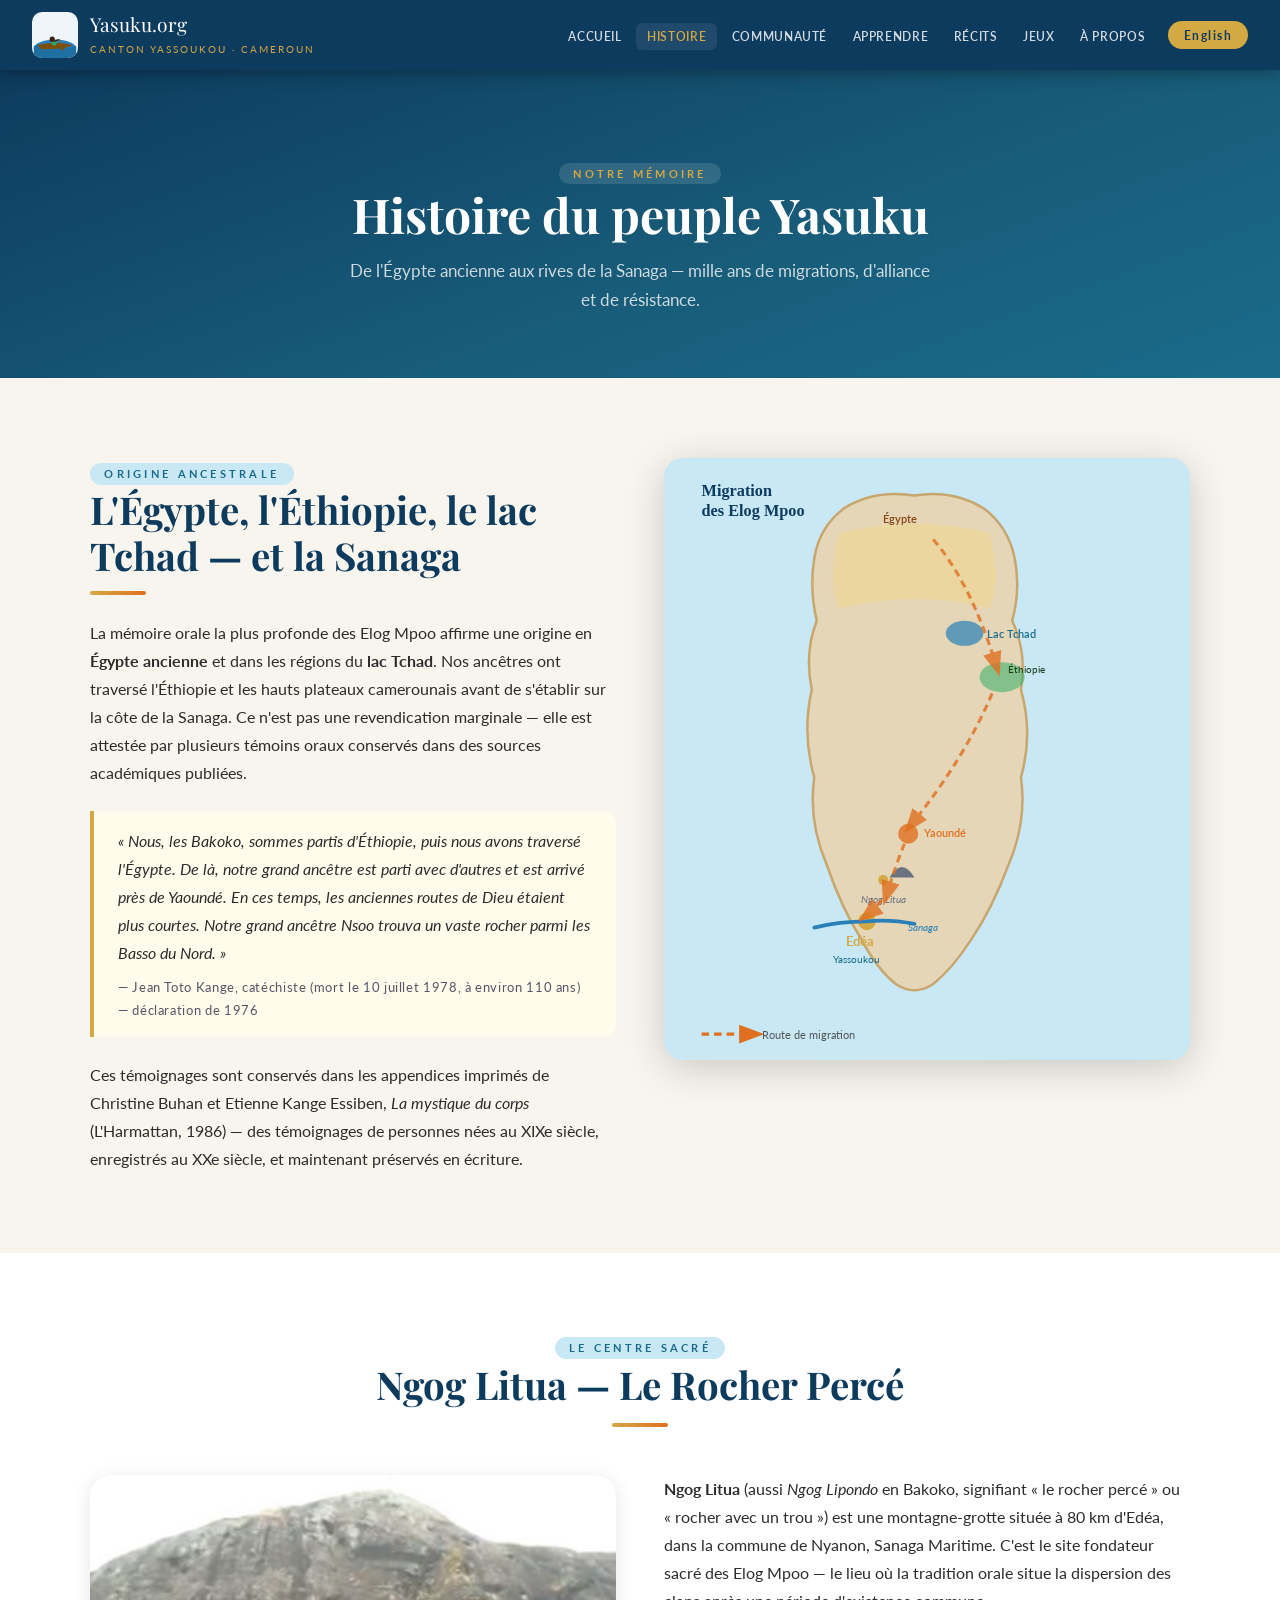
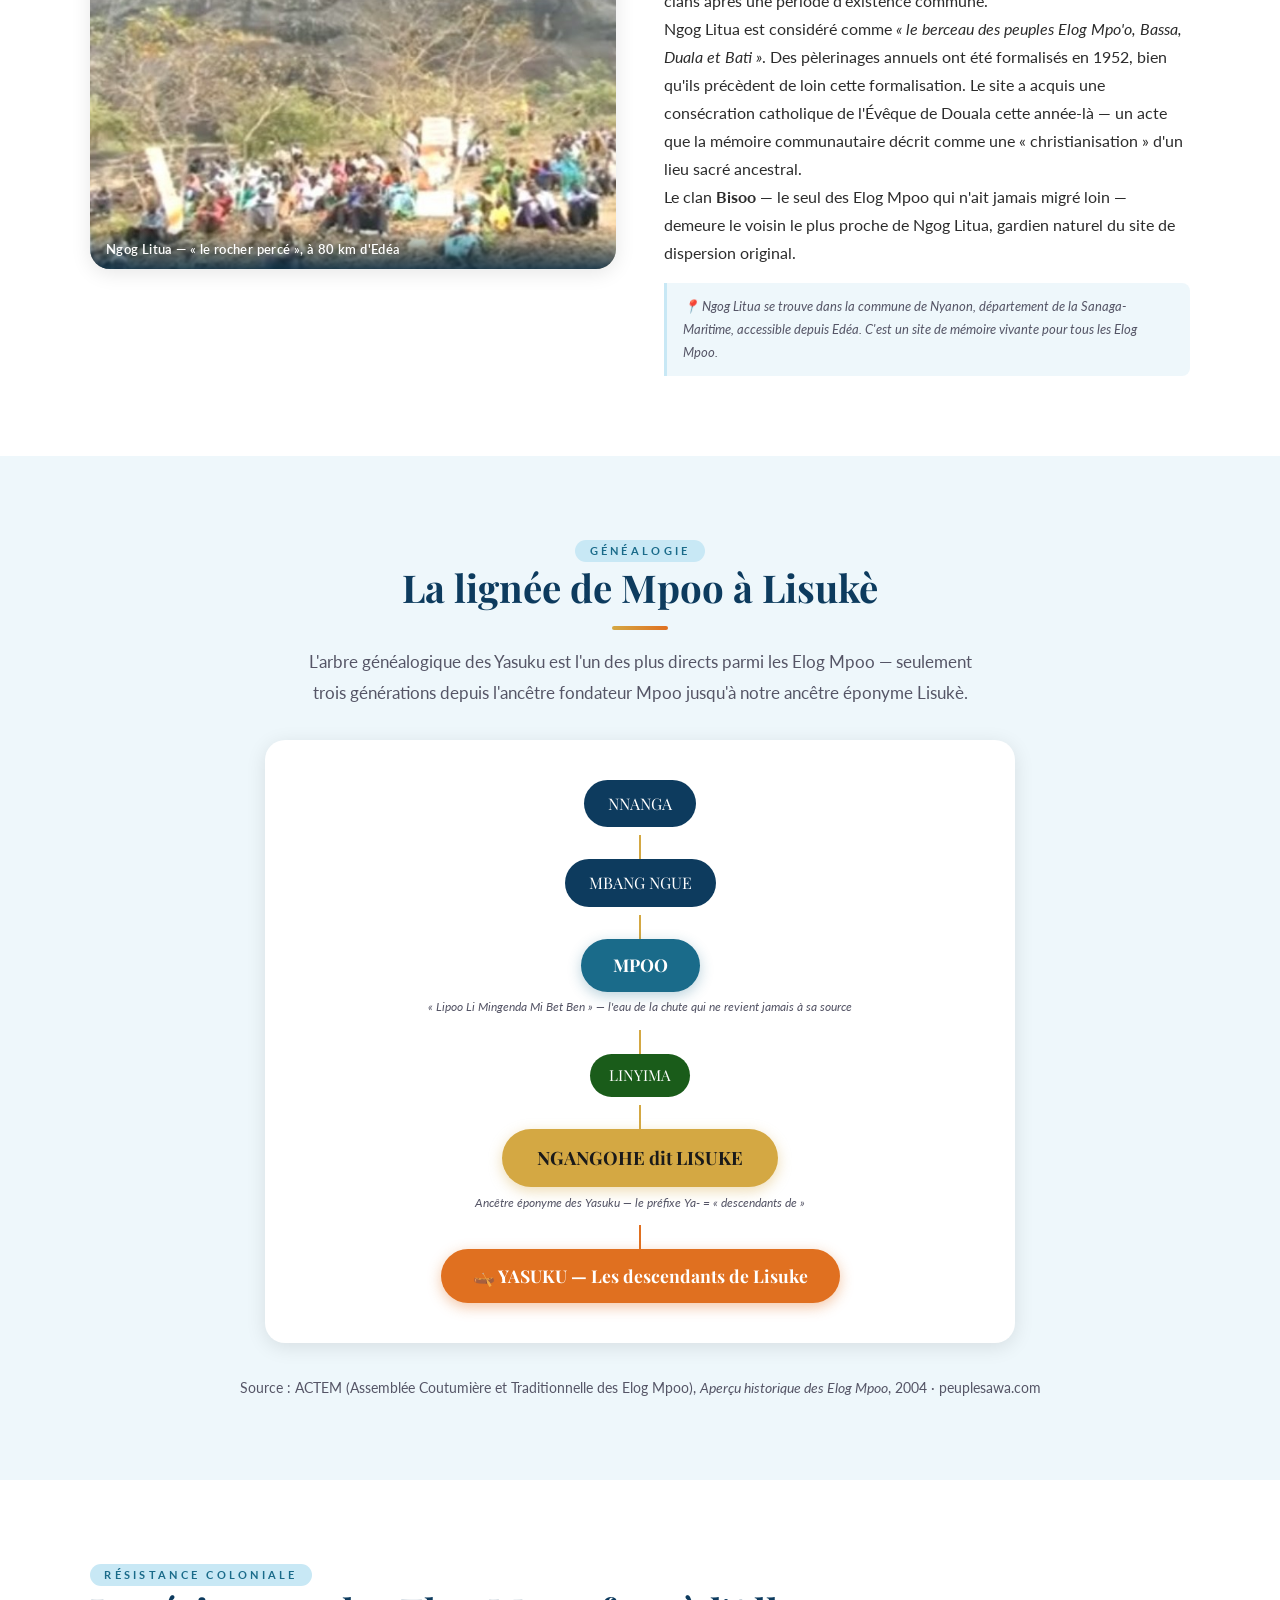
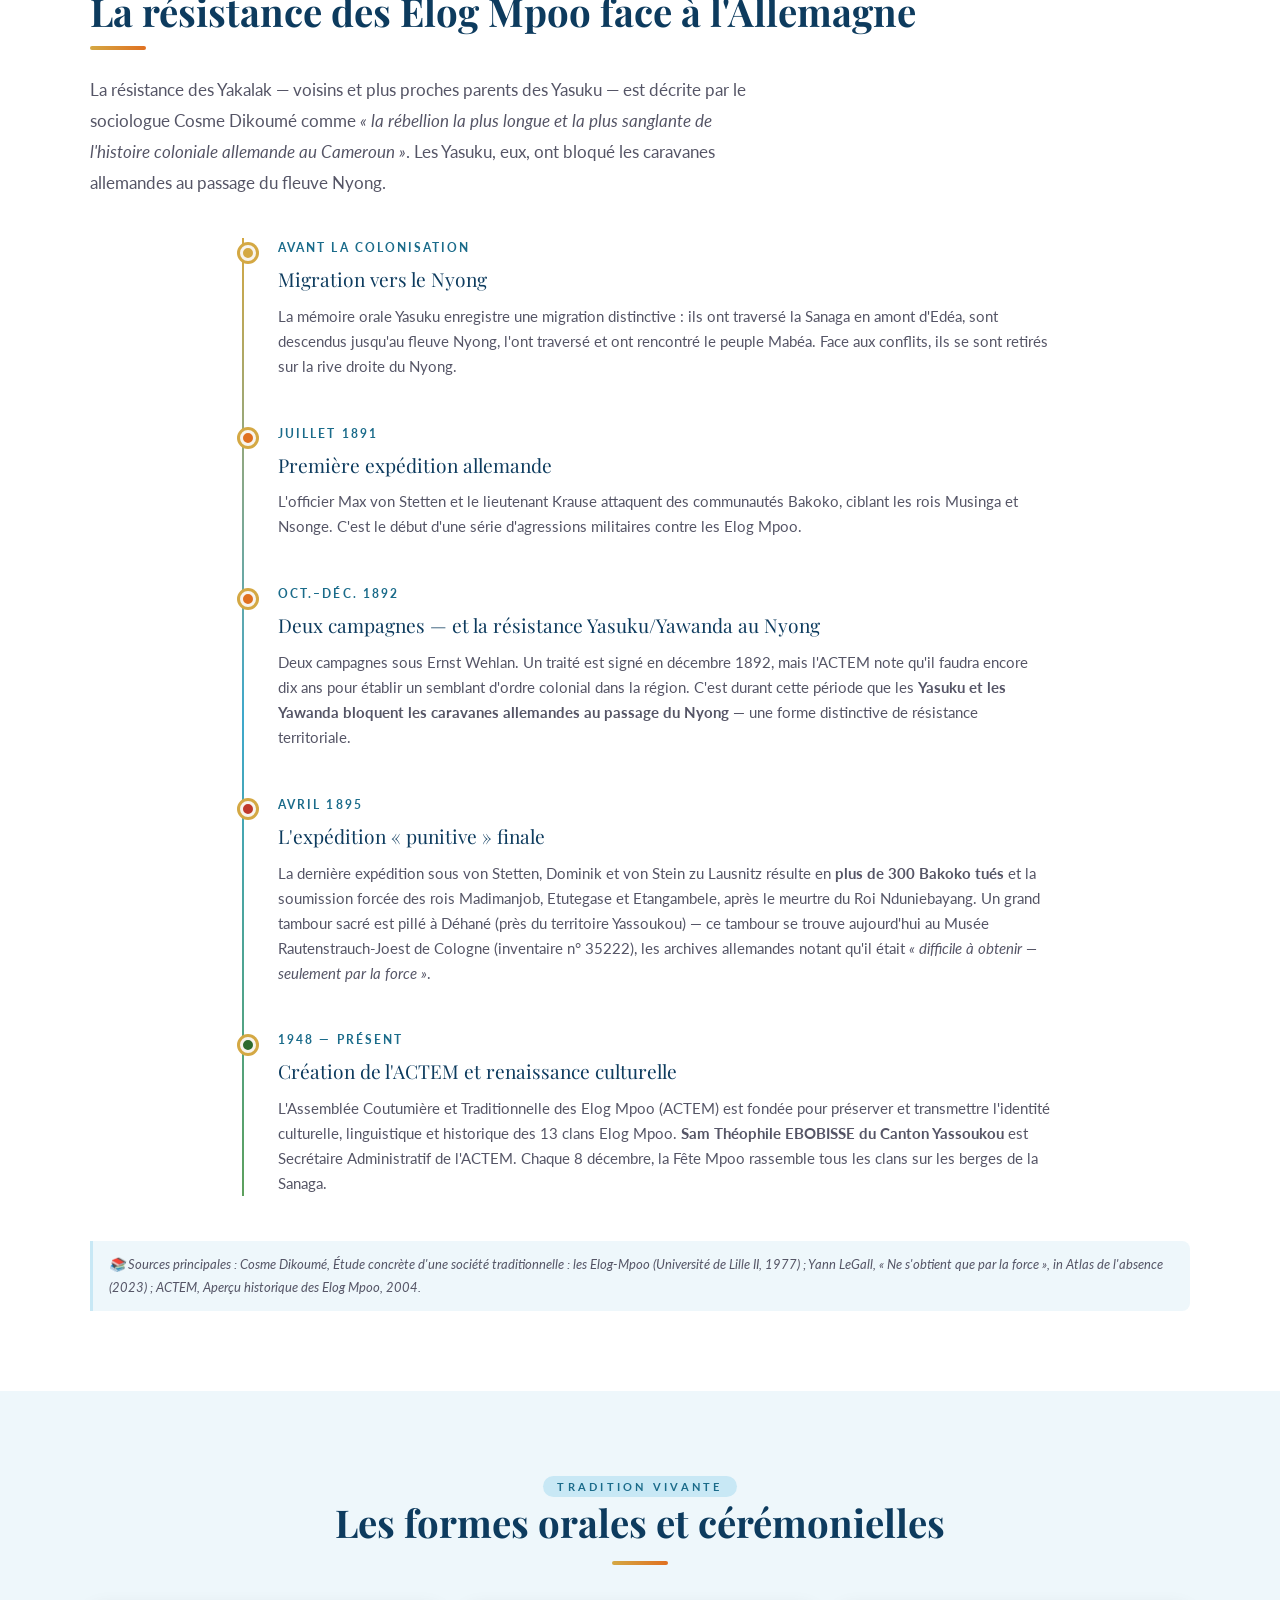
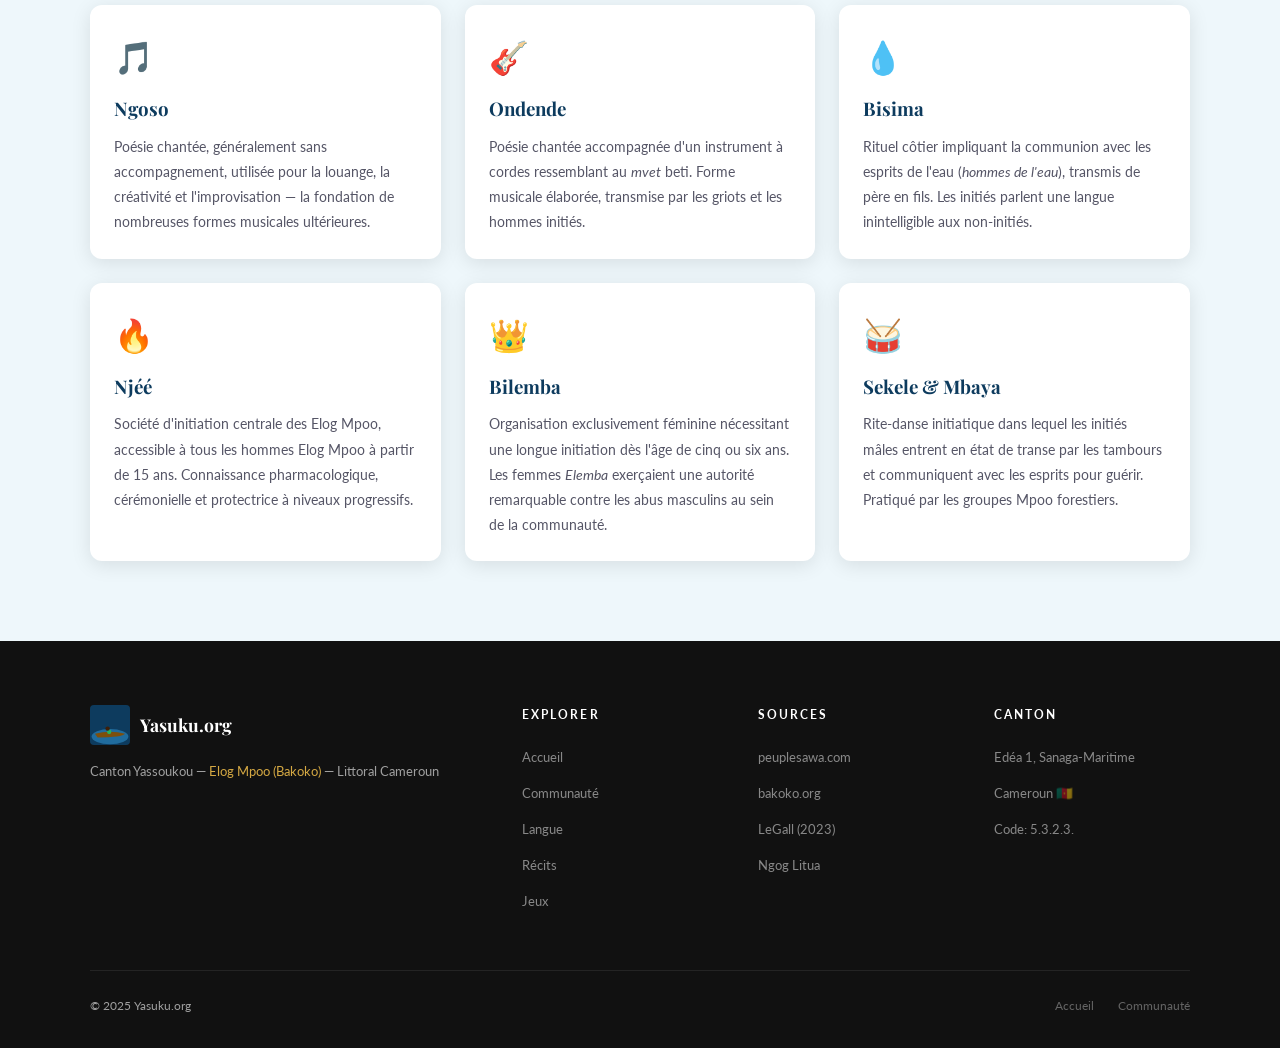
<file: history.html>
<!DOCTYPE html>
<html lang="fr">
<head>
  <meta charset="UTF-8"/>
  <meta name="viewport" content="width=device-width, initial-scale=1.0"/>
  <meta name="description" content="Histoire du peuple Yasuku et des Elog Mpoo — origine, généalogie, migration, résistance coloniale. Canton Yassoukou, Cameroun."/>
  <title>Histoire — Yasuku.org · Canton Yassoukou</title>
  <link rel="preconnect" href="https://fonts.googleapis.com"/>
  <link rel="preconnect" href="https://fonts.gstatic.com" crossorigin/>
  <link href="https://fonts.googleapis.com/css2?family=Playfair+Display:ital,wght@0,400;0,600;0,700;1,400&family=Lato:wght@300;400;700;900&display=swap" rel="stylesheet"/>
  <link rel="stylesheet" href="css/style.css"/>
</head>
<body class="lang-fr">

<!-- NAV -->
<nav id="navbar">
  <a href="index.html" class="nav-logo">
    <svg width="46" height="46" viewBox="0 0 200 200" xmlns="http://www.w3.org/2000/svg" style="border-radius:10px">
      <rect width="200" height="200" rx="28" fill="#eef6fc"/>
      <ellipse cx="100" cy="158" rx="92" ry="38" fill="#2980b9"/>
      <path d="M8,148 Q55,132 100,148 Q145,164 192,148 L192,200 L8,200 Z" fill="#1f6fa3"/>
      <path d="M25,144 Q100,124 175,144 Q162,162 38,162 Z" fill="#7d4f0c"/>
      <ellipse cx="96" cy="134" rx="11" ry="12" fill="#27ae60"/>
      <path d="M96,128 Q106,122 118,120" stroke="#3d1f0a" stroke-width="5" stroke-linecap="round" fill="none"/>
      <line x1="118" y1="120" x2="128" y2="148" stroke="#8b5e2a" stroke-width="4" stroke-linecap="round"/>
      <ellipse cx="130" cy="154" rx="8" ry="13" fill="#7d4f0c" transform="rotate(-15,130,154)"/>
      <circle cx="88" cy="118" r="11" fill="#3d1f0a"/>
    </svg>
    <div>
      <span class="nav-logo-text">Yasuku.org</span>
      <span class="nav-logo-sub">Canton Yassoukou · Cameroun</span>
    </div>
  </a>
  <ul class="nav-links" id="navLinks">
    <li><a href="index.html"><span class="lang-fr">Accueil</span><span class="lang-en">Home</span></a></li>
    <li><a href="history.html" class="active"><span class="lang-fr">Histoire</span><span class="lang-en">History</span></a></li>
    <li><a href="community.html"><span class="lang-fr">Communauté</span><span class="lang-en">Community</span></a></li>
    <li><a href="learn.html"><span class="lang-fr">Apprendre</span><span class="lang-en">Learn</span></a></li>
    <li><a href="stories.html"><span class="lang-fr">Récits</span><span class="lang-en">Stories</span></a></li>
    <li><a href="games.html"><span class="lang-fr">Jeux</span><span class="lang-en">Games</span></a></li>
    <li><a href="about.html"><span class="lang-fr">À propos</span><span class="lang-en">About</span></a></li>
    <button class="lang-btn">English</button>
  </ul>
  <button class="hamburger" id="hamburger" aria-label="Menu" aria-expanded="false">
    <span></span><span></span><span></span>
  </button>
</nav>

<main>

<!-- PAGE HERO -->
<div class="page-hero">
  <span class="section-tag lang-fr">Notre mémoire</span>
  <span class="section-tag lang-en">Our memory</span>
  <h1 class="lang-fr">Histoire du peuple Yasuku</h1>
  <h1 class="lang-en">History of the Yasuku People</h1>
  <p class="lang-fr">De l'Égypte ancienne aux rives de la Sanaga — mille ans de migrations, d'alliance et de résistance.</p>
  <p class="lang-en">From ancient Egypt to the banks of the Sanaga — a thousand years of migrations, alliance, and resistance.</p>
</div>

<!-- ORIGIN SECTION -->
<section style="background:var(--light-bg)">
  <div class="section-inner">
    <div style="display:grid;grid-template-columns:1fr 1fr;gap:3rem;align-items:start" class="about-grid">
      <div class="fade-in">
        <span class="section-tag lang-fr">Origine ancestrale</span>
        <span class="section-tag lang-en">Ancestral origin</span>
        <h2 class="section-title lang-fr">L'Égypte, l'Éthiopie, le lac Tchad — et la Sanaga</h2>
        <h2 class="section-title lang-en">Egypt, Ethiopia, Lake Chad — and the Sanaga</h2>
        <div class="section-divider"></div>

        <p class="lang-fr">La mémoire orale la plus profonde des Elog Mpoo affirme une origine en <strong>Égypte ancienne</strong> et dans les régions du <strong>lac Tchad</strong>. Nos ancêtres ont traversé l'Éthiopie et les hauts plateaux camerounais avant de s'établir sur la côte de la Sanaga. Ce n'est pas une revendication marginale — elle est attestée par plusieurs témoins oraux conservés dans des sources académiques publiées.</p>
        <p class="lang-en">The deepest layer of Elog Mpoo oral memory asserts an origin in <strong>ancient Egypt</strong> and the regions of <strong>Lake Chad</strong>. Our ancestors passed through Ethiopia and the Cameroonian highlands before settling on the Sanaga coast. This is not a marginal claim — it is attested by multiple oral witnesses preserved in published academic sources.</p>

        <blockquote class="oral lang-fr">
          « Nous, les Bakoko, sommes partis d'Éthiopie, puis nous avons traversé l'Égypte. De là, notre grand ancêtre est parti avec d'autres et est arrivé près de Yaoundé. En ces temps, les anciennes routes de Dieu étaient plus courtes. Notre grand ancêtre Nsoo trouva un vaste rocher parmi les Basso du Nord. »
          <cite>— Jean Toto Kange, catéchiste (mort le 10 juillet 1978, à environ 110 ans) — déclaration de 1976</cite>
        </blockquote>
        <blockquote class="oral lang-en">
          "We, the Bakoko, left from Ethiopia, then passed through Egypt. From there, our great ancestor departed with others and arrived near Yaoundé. In those times, the ancient roads of God were shorter. Our great ancestor Nsoo found a vast rock among the Basso du Nord."
          <cite>— Jean Toto Kange, catechist (died July 10, 1978, at approximately 110 years of age) — 1976 testimony</cite>
        </blockquote>

        <p class="lang-fr">Ces témoignages sont conservés dans les appendices imprimés de Christine Buhan et Etienne Kange Essiben, <em>La mystique du corps</em> (L'Harmattan, 1986) — des témoignages de personnes nées au XIXe siècle, enregistrés au XXe siècle, et maintenant préservés en écriture.</p>
        <p class="lang-en">These testimonies are preserved in the printed appendices of Christine Buhan and Etienne Kange Essiben, <em>La mystique du corps</em> (L'Harmattan, 1986) — testimony from people born in the 19th century, recorded in the 20th, and now preserved in print.</p>
      </div>

      <!-- Migration map illustration -->
      <div class="fade-in" style="border-radius:var(--radius-lg);overflow:hidden;box-shadow:var(--shadow-lg)">
        <svg viewBox="0 0 420 480" xmlns="http://www.w3.org/2000/svg" style="display:block;width:100%;background:linear-gradient(160deg,#b8dcea 0%,#d8eef8 50%,#c5e3f0 100%)">
          <!-- Map background -->
          <rect width="420" height="480" fill="#c8e8f5"/>
          <!-- Africa outline (simplified) -->
          <path d="M200,30 Q230,25 255,40 Q275,55 280,80 Q285,105 278,130 Q290,155 285,185 Q295,220 285,255 Q290,290 275,325 Q262,360 245,385 Q230,408 215,420 Q200,430 185,420 Q170,408 158,385 Q142,360 130,325 Q115,290 120,255 Q110,220 118,185 Q112,155 122,130 Q116,105 120,80 Q124,55 144,40 Q168,25 200,30 Z"
            fill="#e8d5b0" stroke="#c8a060" stroke-width="2" opacity="0.9"/>
          <!-- Sahara region -->
          <path d="M140,60 Q200,45 260,60 Q270,100 260,120 Q200,105 140,120 Q130,100 140,60 Z" fill="#f0d890" opacity="0.6"/>
          <!-- Lake Chad -->
          <ellipse cx="240" cy="140" rx="15" ry="10" fill="#2980b9" opacity="0.7"/>
          <text x="258" y="144" font-size="9" fill="#1a6b8a" font-weight="600">Lac Tchad</text>
          <!-- Ethiopian highlands -->
          <ellipse cx="270" cy="175" rx="18" ry="12" fill="#27ae60" opacity="0.5"/>
          <text x="275" y="172" font-size="8" fill="#1a3d1a">Éthiopie</text>
          <!-- Yaoundé area -->
          <circle cx="195" cy="300" r="8" fill="#e07020" opacity="0.8"/>
          <text x="208" y="303" font-size="9" fill="#e07020" font-weight="600">Yaoundé</text>
          <!-- Ngog Litua -->
          <path d="M180,335 Q190,318 200,335 Z" fill="#6b7280"/>
          <circle cx="175" cy="337" r="4" fill="#d4a843"/>
          <text x="157" y="355" font-size="8" fill="#6b7280" font-style="italic">Ngog Litua</text>
          <!-- Edéa / Sanaga coast -->
          <circle cx="162" cy="370" r="7" fill="#d4a843"/>
          <text x="145" y="390" font-size="10" fill="#d4a843" font-weight="700">Edéa</text>
          <text x="135" y="403" font-size="8" fill="#1a6b8a">Yassoukou</text>
          <!-- Sanaga river -->
          <path d="M120,375 Q140,370 162,370 Q180,368 200,372" stroke="#2980b9" stroke-width="3" fill="none" stroke-linecap="round"/>
          <text x="195" y="378" font-size="8" fill="#2980b9" font-style="italic">Sanaga</text>
          <!-- Migration arrows -->
          <defs>
            <marker id="arrow" markerWidth="8" markerHeight="8" refX="4" refY="4" orient="auto">
              <path d="M0,1 L8,4 L0,7 Z" fill="#e07020"/>
            </marker>
          </defs>
          <!-- Egypt -> Ethiopia -->
          <path d="M215,65 Q245,100 265,165" stroke="#e07020" stroke-width="2.5" fill="none" stroke-dasharray="6,4" marker-end="url(#arrow)" opacity="0.8"/>
          <!-- Ethiopia -> Yaoundé highlands -->
          <path d="M262,188 Q240,240 198,292" stroke="#e07020" stroke-width="2.5" fill="none" stroke-dasharray="6,4" marker-end="url(#arrow)" opacity="0.8"/>
          <!-- Yaoundé -> Ngog Litua -> Edéa -->
          <path d="M192,308 Q185,325 178,348" stroke="#e07020" stroke-width="2.5" fill="none" stroke-dasharray="6,4" marker-end="url(#arrow)" opacity="0.8"/>
          <path d="M174,353 Q168,360 163,364" stroke="#e07020" stroke-width="2.5" fill="none" stroke-dasharray="6,4" marker-end="url(#arrow)" opacity="0.8"/>
          <!-- Labels -->
          <text x="30" y="30" font-family="Georgia" font-size="13" fill="#0d3b5e" font-weight="bold">Migration</text>
          <text x="30" y="46" font-family="Georgia" font-size="13" fill="#0d3b5e" font-weight="bold">des Elog Mpoo</text>
          <!-- Egypt label -->
          <text x="175" y="52" font-size="9" fill="#8b4513" font-weight="600">Égypte</text>
          <!-- Arrow legend -->
          <line x1="30" y1="460" x2="70" y2="460" stroke="#e07020" stroke-width="2.5" stroke-dasharray="6,4" marker-end="url(#arrow)"/>
          <text x="78" y="464" font-size="9" fill="#555">Route de migration</text>
        </svg>
      </div>
    </div>
  </div>
</section>

<!-- NGOG LITUA -->
<!-- NGOG LITUA -->
<section style="background:var(--white)">
  <div class="section-inner">
    <div class="text-center fade-in" style="margin-bottom:3rem">
      <span class="section-tag lang-fr">Le centre sacré</span>
      <span class="section-tag lang-en">The sacred center</span>
      <h2 class="section-title lang-fr">Ngog Litua — Le Rocher Percé</h2>
      <h2 class="section-title lang-en">Ngog Litua — The Perforated Rock</h2>
      <div class="section-divider" style="margin:1rem auto"></div>
    </div>

    <div style="display:grid;grid-template-columns:1fr 1fr;gap:3rem;align-items:start" class="about-grid">
      <div class="photo-card" style="aspect-ratio:4/3;height:auto">
        <img src="images/ngok-lituba.jpg" alt="Ngog Lituba — Le Rocher Percé" style="width:100%;height:100%;object-fit:cover;display:block">
        <div class="photo-caption lang-fr">Ngog Litua — « le rocher percé », à 80 km d'Edéa</div>
        <div class="photo-caption lang-en">Ngog Litua — "the perforated rock", 80 km from Edéa</div>
      </div>

      <div class="fade-in">
        <p class="lang-fr"><strong>Ngog Litua</strong> (aussi <em>Ngog Lipondo</em> en Bakoko, signifiant « le rocher percé » ou « rocher avec un trou ») est une montagne-grotte située à 80 km d'Edéa, dans la commune de Nyanon, Sanaga Maritime. C'est le site fondateur sacré des Elog Mpoo — le lieu où la tradition orale situe la dispersion des clans après une période d'existence commune.</p>
        <p class="lang-en"><strong>Ngog Litua</strong> (also <em>Ngog Lipondo</em> in Bakoko, meaning "the perforated rock" or "rock with a hole") is a mountain cave located 80 km from Edéa, in the commune of Nyanon, Sanaga Maritime. It is the sacred founding site of the Elog Mpoo — the place where oral tradition places the dispersal of the clans after a period of shared existence.</p>

        <p class="lang-fr">Ngog Litua est considéré comme <em>« le berceau des peuples Elog Mpo'o, Bassa, Duala et Bati »</em>. Des pèlerinages annuels ont été formalisés en 1952, bien qu'ils précèdent de loin cette formalisation. Le site a acquis une consécration catholique de l'Évêque de Douala cette année-là — un acte que la mémoire communautaire décrit comme une « christianisation » d'un lieu sacré ancestral.</p>
        <p class="lang-en">Ngog Litua is considered <em>"the cradle of the Elog Mpo'o, Bassa, Duala, and Bati peoples."</em> Annual pilgrimages were formalized in 1952, though long predating that formalization. The site acquired Catholic consecration from the Bishop of Douala that year — an act that community memory describes as a "Christianization" of an ancient sacred place.</p>

        <p class="lang-fr">Le clan <strong>Bisoo</strong> — le seul des Elog Mpoo qui n'ait jamais migré loin — demeure le voisin le plus proche de Ngog Litua, gardien naturel du site de dispersion original.</p>
        <p class="lang-en">The <strong>Bisoo</strong> clan — the only Elog Mpoo group that never migrated far — remains Ngog Litua's closest neighbor, natural guardian of the original dispersal site.</p>

        <div class="note lang-fr">
          📍 Ngog Litua se trouve dans la commune de Nyanon, département de la Sanaga-Maritime, accessible depuis Edéa. C'est un site de mémoire vivante pour tous les Elog Mpoo.
        </div>
        <div class="note lang-en">
          📍 Ngog Litua is located in the commune of Nyanon, Sanaga-Maritime department, accessible from Edéa. It is a site of living memory for all Elog Mpoo.
        </div>
      </div>
    </div>
  </div>
</section>

<!-- GENEALOGY TIMELINE -->
<section style="background:var(--river-mist)">
  <div class="section-inner">
    <div class="text-center fade-in" style="margin-bottom:1.5rem">
      <span class="section-tag lang-fr">Généalogie</span>
      <span class="section-tag lang-en">Genealogy</span>
      <h2 class="section-title lang-fr">La lignée de Mpoo à Lisukè</h2>
      <h2 class="section-title lang-en">The lineage from Mpoo to Lisukè</h2>
      <div class="section-divider" style="margin:1rem auto"></div>
      <p class="section-lead lang-fr" style="margin:0 auto">L'arbre généalogique des Yasuku est l'un des plus directs parmi les Elog Mpoo — seulement trois générations depuis l'ancêtre fondateur Mpoo jusqu'à notre ancêtre éponyme Lisukè.</p>
      <p class="section-lead lang-en" style="margin:0 auto">The Yasuku genealogical tree is one of the most direct among the Elog Mpoo — only three generations from the founding ancestor Mpoo to our eponymous ancestor Lisukè.</p>
    </div>

    <!-- Genealogy visual -->
    <div class="fade-in" style="background:var(--white);border-radius:var(--radius-lg);padding:2.5rem;box-shadow:var(--shadow);max-width:750px;margin:2rem auto">
      <div style="text-align:center">
        <!-- Nnanga (great-grandfather of Mpoo) -->
        <div style="display:inline-block;background:var(--river-deep);color:var(--white);padding:.6rem 1.5rem;border-radius:30px;font-family:var(--font-head);font-size:1rem;margin-bottom:.5rem">NNANGA</div>
        <div style="height:24px;width:2px;background:var(--gold);margin:0 auto"></div>
        <div style="display:inline-block;background:#0d3b5e;color:var(--white);padding:.6rem 1.5rem;border-radius:30px;font-family:var(--font-head);font-size:1rem;margin-bottom:.5rem">MBANG NGUE</div>
        <div style="height:24px;width:2px;background:var(--gold);margin:0 auto"></div>
        <!-- Mpoo -->
        <div style="display:inline-block;background:var(--river-mid);color:var(--white);padding:.7rem 2rem;border-radius:30px;font-family:var(--font-head);font-size:1.1rem;font-weight:700;margin-bottom:.3rem;box-shadow:0 4px 14px rgba(26,107,138,0.3)">MPOO</div>
        <div style="font-size:.78rem;color:var(--text-light);font-style:italic;margin-bottom:.75rem">« Lipoo Li Mingenda Mi Bet Ben » — l'eau de la chute qui ne revient jamais à sa source</div>
        <!-- Mpoo's children -->
        <div style="height:24px;width:2px;background:var(--gold);margin:0 auto"></div>
        <div style="display:inline-block;background:#1a5c1a;color:var(--white);padding:.5rem 1.2rem;border-radius:25px;font-family:var(--font-head);font-size:.95rem;margin-bottom:.5rem">LINYIMA</div>
        <div style="height:24px;width:2px;background:var(--gold);margin:0 auto"></div>
        <!-- Lisukè / Ngangohe -->
        <div style="display:inline-block;background:var(--gold);color:var(--dark);padding:.8rem 2.2rem;border-radius:30px;font-family:var(--font-head);font-size:1.15rem;font-weight:700;box-shadow:0 4px 14px rgba(212,168,67,0.4);margin-bottom:.3rem">NGANGOHE dit LISUKE</div>
        <div style="font-size:.78rem;color:var(--text-light);font-style:italic;margin-bottom:.75rem">
          <span class="lang-fr">Ancêtre éponyme des Yasuku — le préfixe <em>Ya-</em> = « descendants de »</span>
          <span class="lang-en">Eponymous ancestor of the Yasuku — the prefix <em>Ya-</em> = "descendants of"</span>
        </div>
        <div style="height:24px;width:2px;background:var(--sunset);margin:0 auto"></div>
        <!-- Yasuku people -->
        <div style="display:inline-block;background:var(--sunset);color:var(--white);padding:.7rem 2rem;border-radius:30px;font-family:var(--font-head);font-size:1.1rem;font-weight:700;box-shadow:0 4px 14px rgba(224,112,32,0.4)">🛶 YASUKU — Les descendants de Lisuke</div>
      </div>
    </div>

    <p class="text-center mt-3 lang-fr" style="color:var(--text-light);font-size:.9rem">
      Source : ACTEM (Assemblée Coutumière et Traditionnelle des Elog Mpoo), <em>Aperçu historique des Elog Mpoo</em>, 2004 · peuplesawa.com
    </p>
    <p class="text-center mt-3 lang-en" style="color:var(--text-light);font-size:.9rem">
      Source: ACTEM (Customary and Traditional Assembly of the Elog Mpoo), <em>Historical Overview of the Elog Mpoo</em>, 2004 · peuplesawa.com
    </p>
  </div>
</section>

<!-- COLONIAL RESISTANCE TIMELINE -->
<section style="background:var(--white)">
  <div class="section-inner">
    <div class="fade-in">
      <span class="section-tag lang-fr">Résistance coloniale</span>
      <span class="section-tag lang-en">Colonial resistance</span>
      <h2 class="section-title lang-fr">La résistance des Elog Mpoo face à l'Allemagne</h2>
      <h2 class="section-title lang-en">Elog Mpoo resistance against Germany</h2>
      <div class="section-divider"></div>
      <p class="section-lead lang-fr">La résistance des Yakalak — voisins et plus proches parents des Yasuku — est décrite par le sociologue Cosme Dikoumé comme <em>« la rébellion la plus longue et la plus sanglante de l'histoire coloniale allemande au Cameroun »</em>. Les Yasuku, eux, ont bloqué les caravanes allemandes au passage du fleuve Nyong.</p>
      <p class="section-lead lang-en">The resistance of the Yakalak — neighbors and closest kin of the Yasuku — is described by sociologist Cosme Dikoumé as <em>"the longest and bloodiest rebellion in German colonial history in Cameroon."</em> The Yasuku themselves blocked German caravans from crossing the Nyong River.</p>
    </div>

    <div class="timeline fade-in">
      <div class="timeline-item">
        <div class="timeline-dot"></div>
        <div class="timeline-year lang-fr">Avant la colonisation</div>
        <div class="timeline-year lang-en">Before colonization</div>
        <div class="timeline-title lang-fr">Migration vers le Nyong</div>
        <div class="timeline-title lang-en">Migration toward the Nyong</div>
        <p class="timeline-text lang-fr">La mémoire orale Yasuku enregistre une migration distinctive : ils ont traversé la Sanaga en amont d'Edéa, sont descendus jusqu'au fleuve Nyong, l'ont traversé et ont rencontré le peuple Mabéa. Face aux conflits, ils se sont retirés sur la rive droite du Nyong.</p>
        <p class="timeline-text lang-en">Yasuku oral memory records a distinctive migration: they crossed the Sanaga upstream from Edéa, descended to the Nyong River, crossed it, and encountered the Mabéa people. Facing conflict, they withdrew to the right bank of the Nyong.</p>
      </div>

      <div class="timeline-item">
        <div class="timeline-dot" style="background:var(--sunset)"></div>
        <div class="timeline-year">Juillet 1891</div>
        <div class="timeline-title lang-fr">Première expédition allemande</div>
        <div class="timeline-title lang-en">First German expedition</div>
        <p class="timeline-text lang-fr">L'officier Max von Stetten et le lieutenant Krause attaquent des communautés Bakoko, ciblant les rois Musinga et Nsonge. C'est le début d'une série d'agressions militaires contre les Elog Mpoo.</p>
        <p class="timeline-text lang-en">Officer Max von Stetten and Lieutenant Krause attack Bakoko communities, targeting Kings Musinga and Nsonge. This marks the beginning of a series of military aggressions against the Elog Mpoo.</p>
      </div>

      <div class="timeline-item">
        <div class="timeline-dot" style="background:var(--sunset)"></div>
        <div class="timeline-year">Oct.–Déc. 1892</div>
        <div class="timeline-title lang-fr">Deux campagnes — et la résistance Yasuku/Yawanda au Nyong</div>
        <div class="timeline-title lang-en">Two campaigns — and Yasuku/Yawanda resistance at the Nyong</div>
        <p class="timeline-text lang-fr">Deux campagnes sous Ernst Wehlan. Un traité est signé en décembre 1892, mais l'ACTEM note qu'il faudra encore dix ans pour établir un semblant d'ordre colonial dans la région. C'est durant cette période que les <strong>Yasuku et les Yawanda bloquent les caravanes allemandes au passage du Nyong</strong> — une forme distinctive de résistance territoriale.</p>
        <p class="timeline-text lang-en">Two campaigns under Ernst Wehlan. A treaty is signed in December 1892, but ACTEM records note it took ten more years to establish any semblance of colonial order. It is during this period that the <strong>Yasuku and Yawanda block German caravans from crossing the Nyong</strong> — a distinctive form of territorial resistance.</p>
      </div>

      <div class="timeline-item">
        <div class="timeline-dot" style="background:#c0392b"></div>
        <div class="timeline-year">Avril 1895</div>
        <div class="timeline-title lang-fr">L'expédition « punitive » finale</div>
        <div class="timeline-title lang-en">The final "punitive" expedition</div>
        <p class="timeline-text lang-fr">La dernière expédition sous von Stetten, Dominik et von Stein zu Lausnitz résulte en <strong>plus de 300 Bakoko tués</strong> et la soumission forcée des rois Madimanjob, Etutegase et Etangambele, après le meurtre du Roi Nduniebayang. Un grand tambour sacré est pillé à Déhané (près du territoire Yassoukou) — ce tambour se trouve aujourd'hui au Musée Rautenstrauch-Joest de Cologne (inventaire n° 35222), les archives allemandes notant qu'il était <em>« difficile à obtenir — seulement par la force »</em>.</p>
        <p class="timeline-text lang-en">The final expedition under von Stetten, Dominik, and von Stein zu Lausnitz results in <strong>over 300 Bakoko killed</strong> and the forced submission of Kings Madimanjob, Etutegase, and Etangambele, following the killing of King Nduniebayang. A sacred great drum is looted from Déhané (near Yassoukou territory) — this drum is today at the Rautenstrauch-Joest Museum in Cologne (inventory no. 35222), with German records noting it was <em>"difficult to obtain — only by force."</em></p>
      </div>

      <div class="timeline-item">
        <div class="timeline-dot" style="background:var(--forest-mid)"></div>
        <div class="timeline-year">1948 — présent</div>
        <div class="timeline-title lang-fr">Création de l'ACTEM et renaissance culturelle</div>
        <div class="timeline-title lang-en">ACTEM founding and cultural renaissance</div>
        <p class="timeline-text lang-fr">L'Assemblée Coutumière et Traditionnelle des Elog Mpoo (ACTEM) est fondée pour préserver et transmettre l'identité culturelle, linguistique et historique des 13 clans Elog Mpoo. <strong>Sam Théophile EBOBISSE du Canton Yassoukou</strong> est Secrétaire Administratif de l'ACTEM. Chaque 8 décembre, la Fête Mpoo rassemble tous les clans sur les berges de la Sanaga.</p>
        <p class="timeline-text lang-en">The Customary and Traditional Assembly of the Elog Mpoo (ACTEM) is founded to preserve and transmit the cultural, linguistic, and historical identity of the 13 Elog Mpoo clans. <strong>Sam Théophile EBOBISSE of Canton Yassoukou</strong> serves as ACTEM Administrative Secretary. Every December 8th, the Fête Mpoo gathers all clans on the Sanaga riverbanks.</p>
      </div>
    </div>

    <div class="note fade-in lang-fr">
      📚 Sources principales : Cosme Dikoumé, <em>Étude concrète d'une société traditionnelle : les Elog-Mpoo</em> (Université de Lille II, 1977) ; Yann LeGall, <em>« Ne s'obtient que par la force »</em>, in <em>Atlas de l'absence</em> (2023) ; ACTEM, <em>Aperçu historique des Elog Mpoo</em>, 2004.
    </div>
    <div class="note fade-in lang-en">
      📚 Primary sources: Cosme Dikoumé, <em>Étude concrète d'une société traditionnelle: les Elog-Mpoo</em> (Université de Lille II, 1977); Yann LeGall, <em>"Ne s'obtient que par la force"</em>, in <em>Atlas de l'absence</em> (2023); ACTEM, <em>Historical Overview of the Elog Mpoo</em>, 2004.
    </div>
  </div>
</section>

<!-- ORAL TRADITION FORMS -->
<section style="background:var(--river-mist)">
  <div class="section-inner">
    <div class="fade-in text-center" style="margin-bottom:2.5rem">
      <span class="section-tag lang-fr">Tradition vivante</span>
      <span class="section-tag lang-en">Living tradition</span>
      <h2 class="section-title lang-fr">Les formes orales et cérémonielles</h2>
      <h2 class="section-title lang-en">Oral and ceremonial forms</h2>
      <div class="section-divider" style="margin:1rem auto"></div>
    </div>

    <div class="cards-grid fade-in">
      <div style="background:var(--white);border-radius:var(--radius);padding:1.5rem;box-shadow:var(--shadow)">
        <div style="font-size:2rem;margin-bottom:.5rem">🎵</div>
        <h3 style="font-family:var(--font-head);color:var(--river-deep);margin-bottom:.5rem">Ngoso</h3>
        <p class="lang-fr" style="font-size:.9rem;color:var(--text-light)">Poésie chantée, généralement sans accompagnement, utilisée pour la louange, la créativité et l'improvisation — la fondation de nombreuses formes musicales ultérieures.</p>
        <p class="lang-en" style="font-size:.9rem;color:var(--text-light)">Sung poetry, generally unaccompanied, used for praise, creativity, and improvisation — the foundation of many later musical forms.</p>
      </div>
      <div style="background:var(--white);border-radius:var(--radius);padding:1.5rem;box-shadow:var(--shadow)">
        <div style="font-size:2rem;margin-bottom:.5rem">🎸</div>
        <h3 style="font-family:var(--font-head);color:var(--river-deep);margin-bottom:.5rem">Ondende</h3>
        <p class="lang-fr" style="font-size:.9rem;color:var(--text-light)">Poésie chantée accompagnée d'un instrument à cordes ressemblant au <em>mvet</em> beti. Forme musicale élaborée, transmise par les griots et les hommes initiés.</p>
        <p class="lang-en" style="font-size:.9rem;color:var(--text-light)">Sung poetry accompanied by a stringed instrument resembling the Beti <em>mvet</em>. An elaborate musical form, transmitted by griots and initiated men.</p>
      </div>
      <div style="background:var(--white);border-radius:var(--radius);padding:1.5rem;box-shadow:var(--shadow)">
        <div style="font-size:2rem;margin-bottom:.5rem">💧</div>
        <h3 style="font-family:var(--font-head);color:var(--river-deep);margin-bottom:.5rem">Bisima</h3>
        <p class="lang-fr" style="font-size:.9rem;color:var(--text-light)">Rituel côtier impliquant la communion avec les esprits de l'eau (<em>hommes de l'eau</em>), transmis de père en fils. Les initiés parlent une langue inintelligible aux non-initiés.</p>
        <p class="lang-en" style="font-size:.9rem;color:var(--text-light)">A coastal ritual involving communion with water spirits (<em>hommes de l'eau</em>), passed from father to son. Initiates speak a language unintelligible to non-initiates.</p>
      </div>
      <div style="background:var(--white);border-radius:var(--radius);padding:1.5rem;box-shadow:var(--shadow)">
        <div style="font-size:2rem;margin-bottom:.5rem">🔥</div>
        <h3 style="font-family:var(--font-head);color:var(--river-deep);margin-bottom:.5rem">Njéé</h3>
        <p class="lang-fr" style="font-size:.9rem;color:var(--text-light)">Société d'initiation centrale des Elog Mpoo, accessible à tous les hommes Elog Mpoo à partir de 15 ans. Connaissance pharmacologique, cérémonielle et protectrice à niveaux progressifs.</p>
        <p class="lang-en" style="font-size:.9rem;color:var(--text-light)">The central initiation society of the Elog Mpoo, accessible to all Elog Mpoo males from age 15 onwards. Escalating levels of pharmacological, ceremonial, and protective knowledge.</p>
      </div>
      <div style="background:var(--white);border-radius:var(--radius);padding:1.5rem;box-shadow:var(--shadow)">
        <div style="font-size:2rem;margin-bottom:.5rem">👑</div>
        <h3 style="font-family:var(--font-head);color:var(--river-deep);margin-bottom:.5rem">Bilemba</h3>
        <p class="lang-fr" style="font-size:.9rem;color:var(--text-light)">Organisation exclusivement féminine nécessitant une longue initiation dès l'âge de cinq ou six ans. Les femmes <em>Elemba</em> exerçaient une autorité remarquable contre les abus masculins au sein de la communauté.</p>
        <p class="lang-en" style="font-size:.9rem;color:var(--text-light)">An exclusively female organization requiring long initiation from age five or six. <em>Elemba</em> women held remarkable authority against male abuses within the community.</p>
      </div>
      <div style="background:var(--white);border-radius:var(--radius);padding:1.5rem;box-shadow:var(--shadow)">
        <div style="font-size:2rem;margin-bottom:.5rem">🥁</div>
        <h3 style="font-family:var(--font-head);color:var(--river-deep);margin-bottom:.5rem">Sekele & Mbaya</h3>
        <p class="lang-fr" style="font-size:.9rem;color:var(--text-light)">Rite-danse initiatique dans lequel les initiés mâles entrent en état de transe par les tambours et communiquent avec les esprits pour guérir. Pratiqué par les groupes Mpoo forestiers.</p>
        <p class="lang-en" style="font-size:.9rem;color:var(--text-light)">An initiatory rite-dance in which male initiates enter trance states through drumming and communicate with spirits for healing. Practiced by forest Mpoo groups.</p>
      </div>
    </div>
  </div>
</section>

</main>

<!-- FOOTER -->
<footer>
  <div class="footer-inner">
    <div class="footer-brand">
      <div class="footer-logo">
        <svg width="40" height="40" viewBox="0 0 200 200" xmlns="http://www.w3.org/2000/svg">
          <rect width="200" height="200" rx="20" fill="#0d3b5e"/>
          <ellipse cx="100" cy="158" rx="92" ry="38" fill="#2980b9" opacity="0.7"/>
          <path d="M25,144 Q100,124 175,144 Q162,162 38,162 Z" fill="#7d4f0c"/>
          <ellipse cx="96" cy="134" rx="11" ry="12" fill="#27ae60"/>
          <circle cx="88" cy="118" r="11" fill="#3d1f0a"/>
        </svg>
        <h3>Yasuku.org</h3>
      </div>
      <p class="lang-fr">Canton Yassoukou — <span class="footer-gold">Elog Mpoo (Bakoko)</span> — Littoral Cameroun</p>
      <p class="lang-en">Canton Yassoukou — <span class="footer-gold">Elog Mpoo (Bakoko)</span> — Littoral Cameroon</p>
    </div>
    <div class="footer-col">
      <h4 class="lang-fr">Explorer</h4><h4 class="lang-en">Explore</h4>
      <ul>
        <li><a href="index.html"><span class="lang-fr">Accueil</span><span class="lang-en">Home</span></a></li>
        <li><a href="community.html"><span class="lang-fr">Communauté</span><span class="lang-en">Community</span></a></li>
        <li><a href="learn.html"><span class="lang-fr">Langue</span><span class="lang-en">Language</span></a></li>
        <li><a href="stories.html"><span class="lang-fr">Récits</span><span class="lang-en">Stories</span></a></li>
        <li><a href="games.html"><span class="lang-fr">Jeux</span><span class="lang-en">Games</span></a></li>
      </ul>
    </div>
    <div class="footer-col">
      <h4 class="lang-fr">Sources</h4><h4 class="lang-en">Sources</h4>
      <ul>
        <li><a href="https://peuplesawa.com" target="_blank" rel="noopener">peuplesawa.com</a></li>
        <li><a href="https://bakoko.org" target="_blank" rel="noopener">bakoko.org</a></li>
        <li><a href="https://www.visionscarto.net/ne-s-obtient-que-par-la-force" target="_blank" rel="noopener">LeGall (2023)</a></li>
        <li><a href="https://fr.wikipedia.org/wiki/Ngog_Lituba" target="_blank" rel="noopener">Ngog Litua</a></li>
      </ul>
    </div>
    <div class="footer-col">
      <h4>Canton</h4>
      <ul>
        <li><span style="color:rgba(255,255,255,.5);font-size:.84rem">Edéa 1, Sanaga-Maritime</span></li>
        <li><span style="color:rgba(255,255,255,.5);font-size:.84rem">Cameroun 🇨🇲</span></li>
        <li><span style="color:rgba(255,255,255,.5);font-size:.84rem">Code: 5.3.2.3.</span></li>
      </ul>
    </div>
  </div>
  <div class="footer-bottom">
    <span>© 2025 Yasuku.org</span>
    <div class="footer-bottom-links">
      <a href="index.html"><span class="lang-fr">Accueil</span><span class="lang-en">Home</span></a>
      <a href="community.html"><span class="lang-fr">Communauté</span><span class="lang-en">Community</span></a>
    </div>
  </div>
</footer>

<script src="js/main.js"></script>
<style>@media(max-width:760px){.about-grid{grid-template-columns:1fr!important;}}</style>
</body>
</html>
</file>
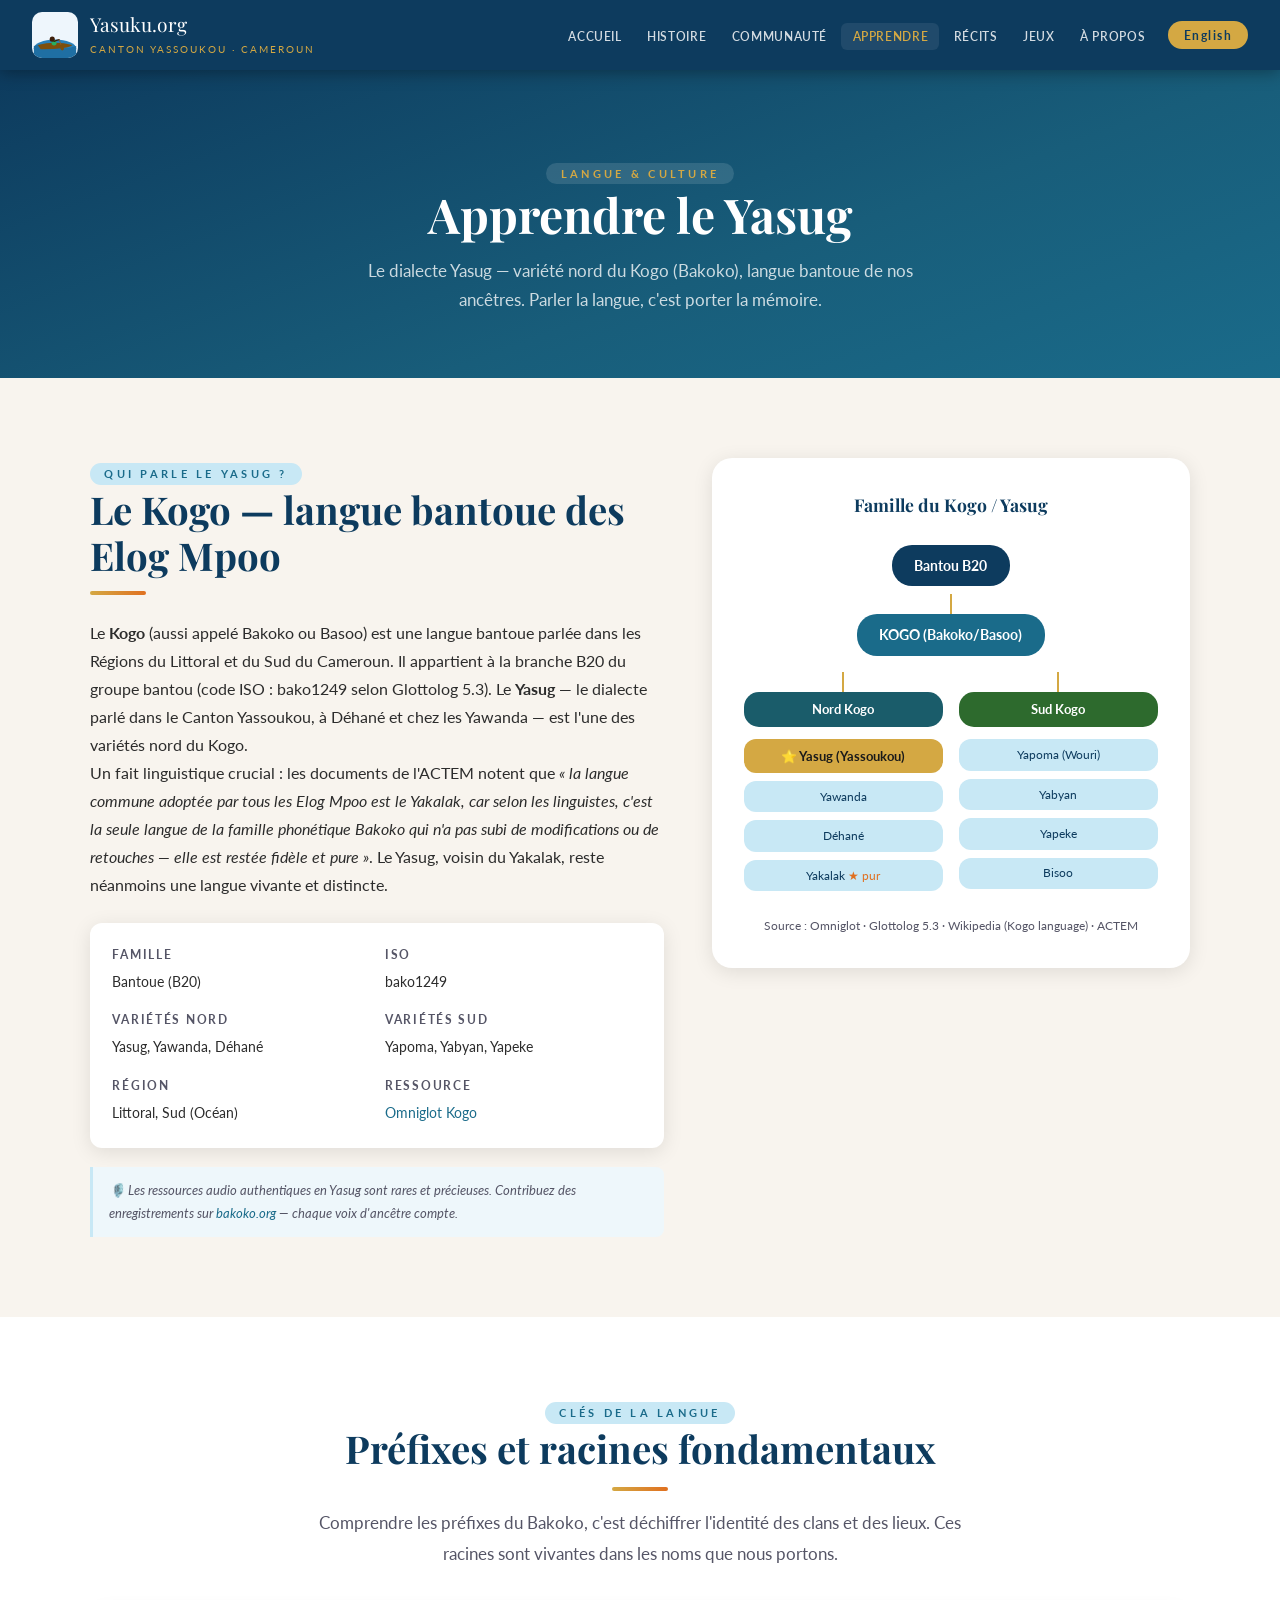
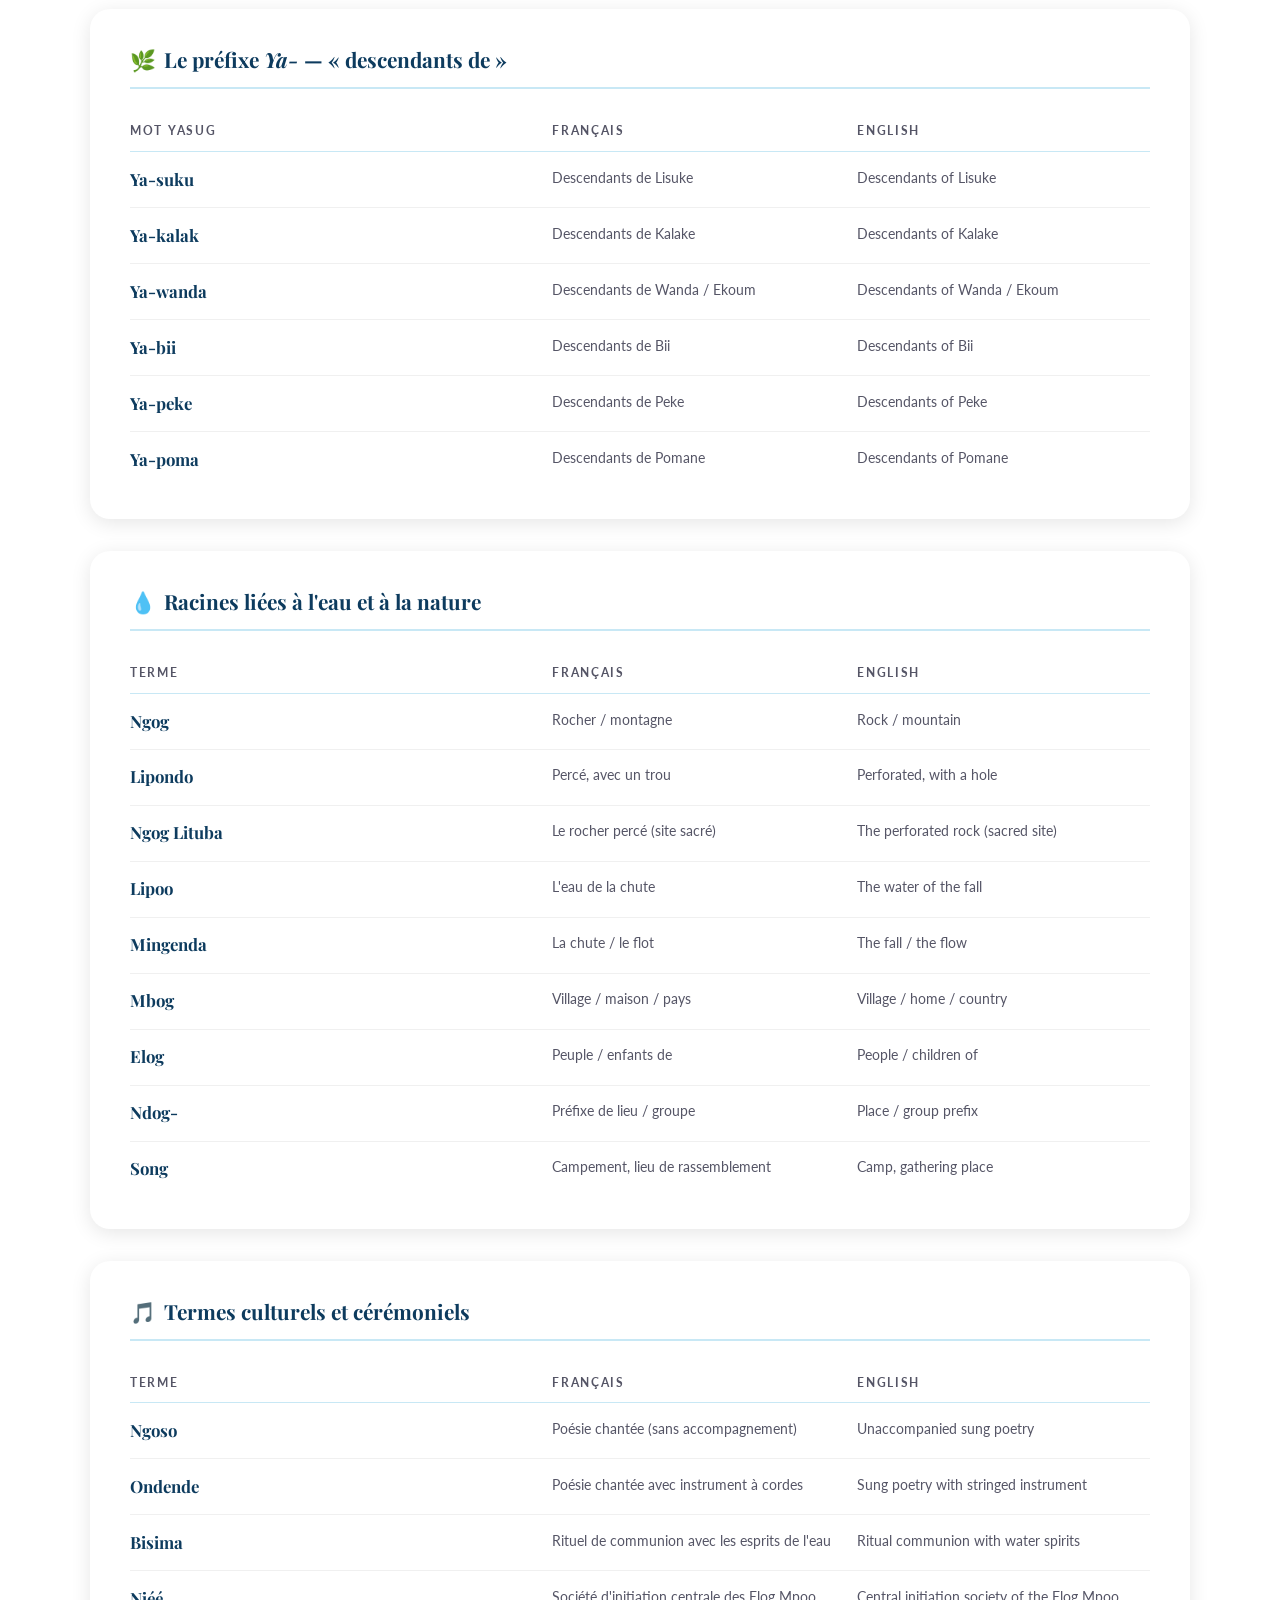
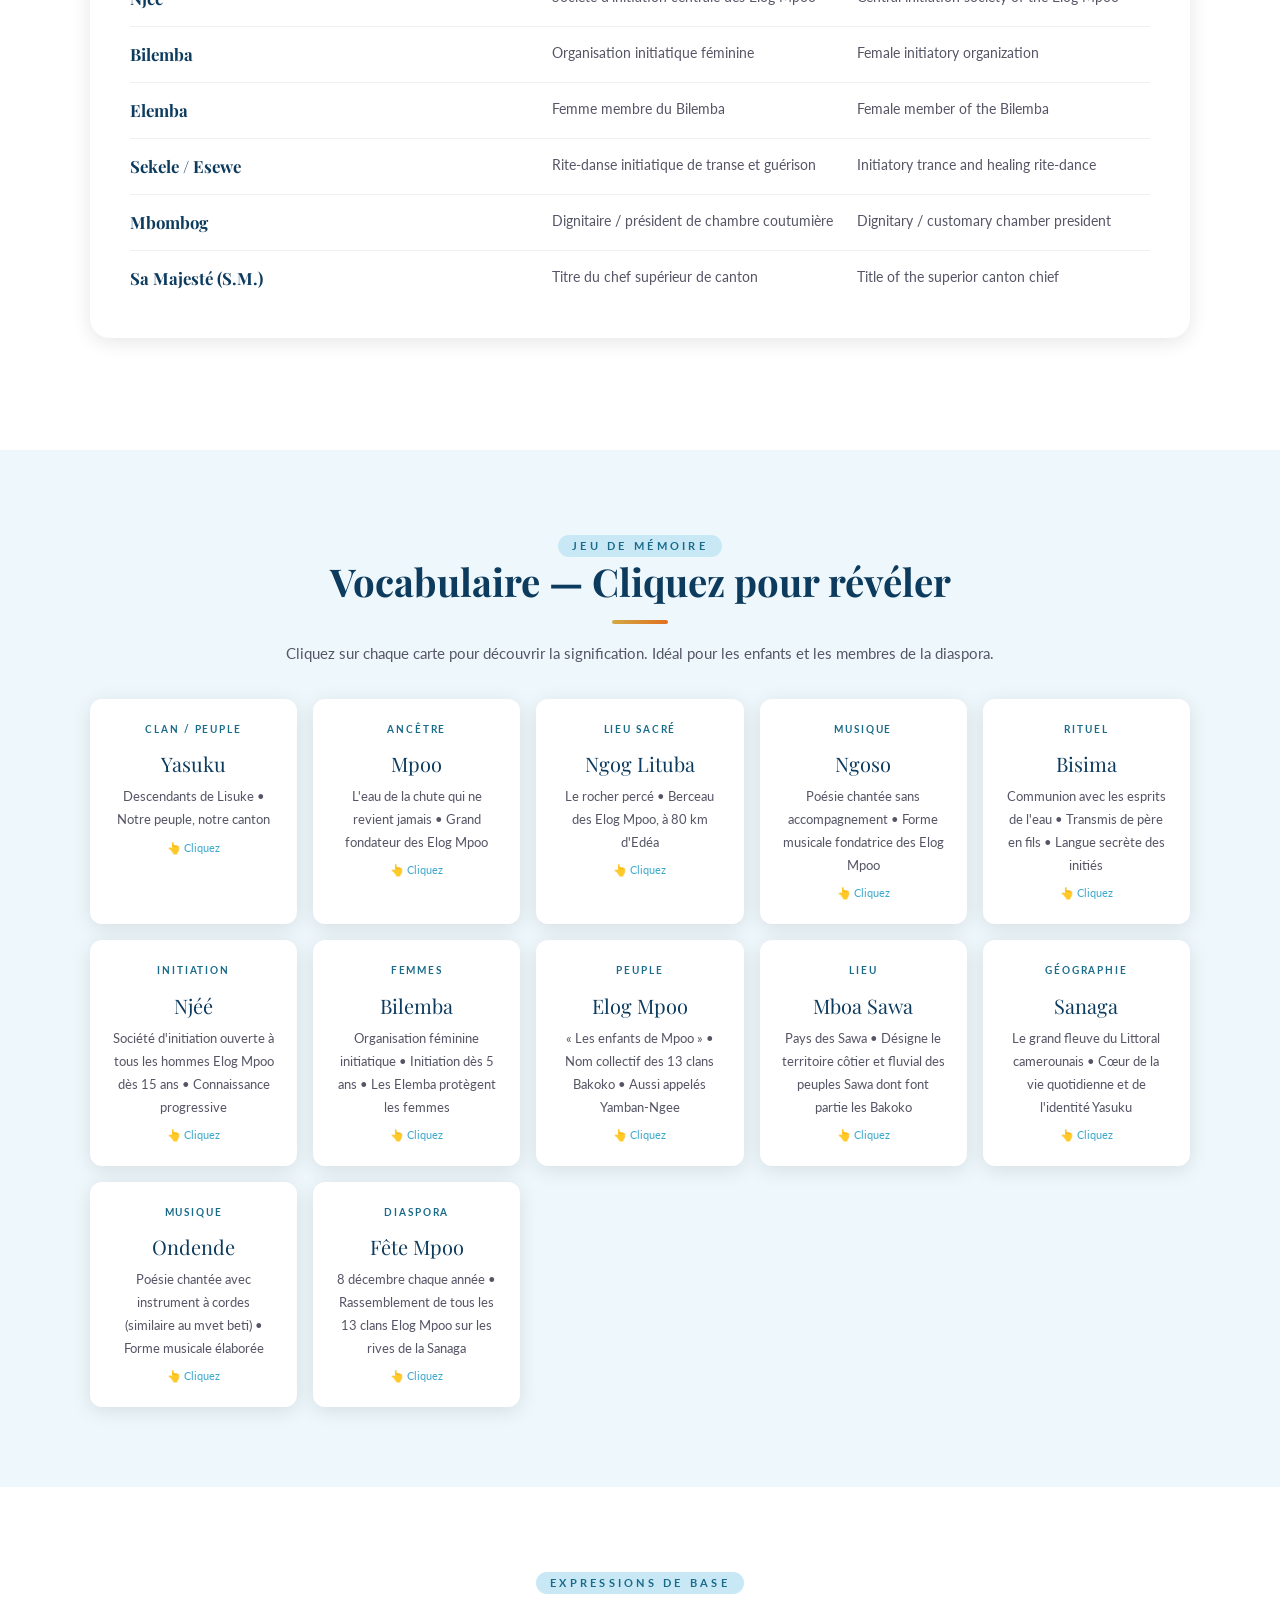
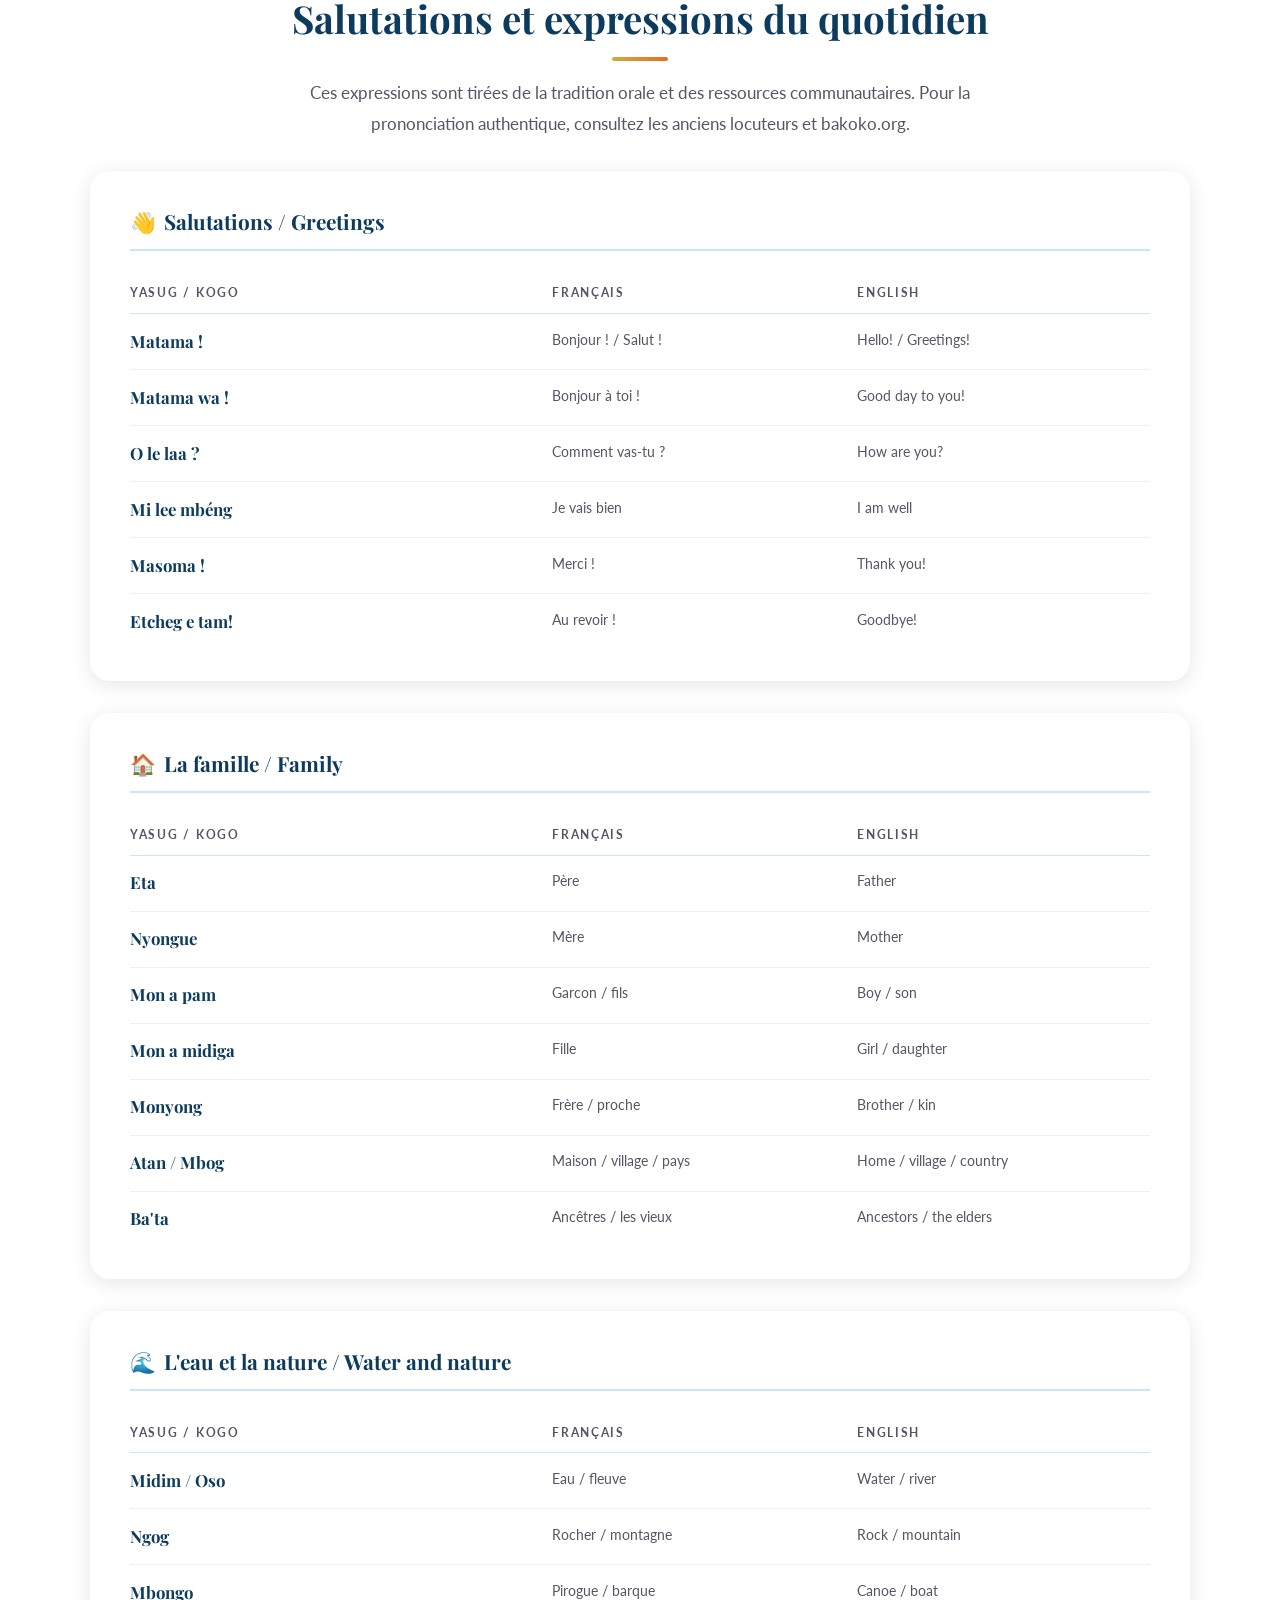
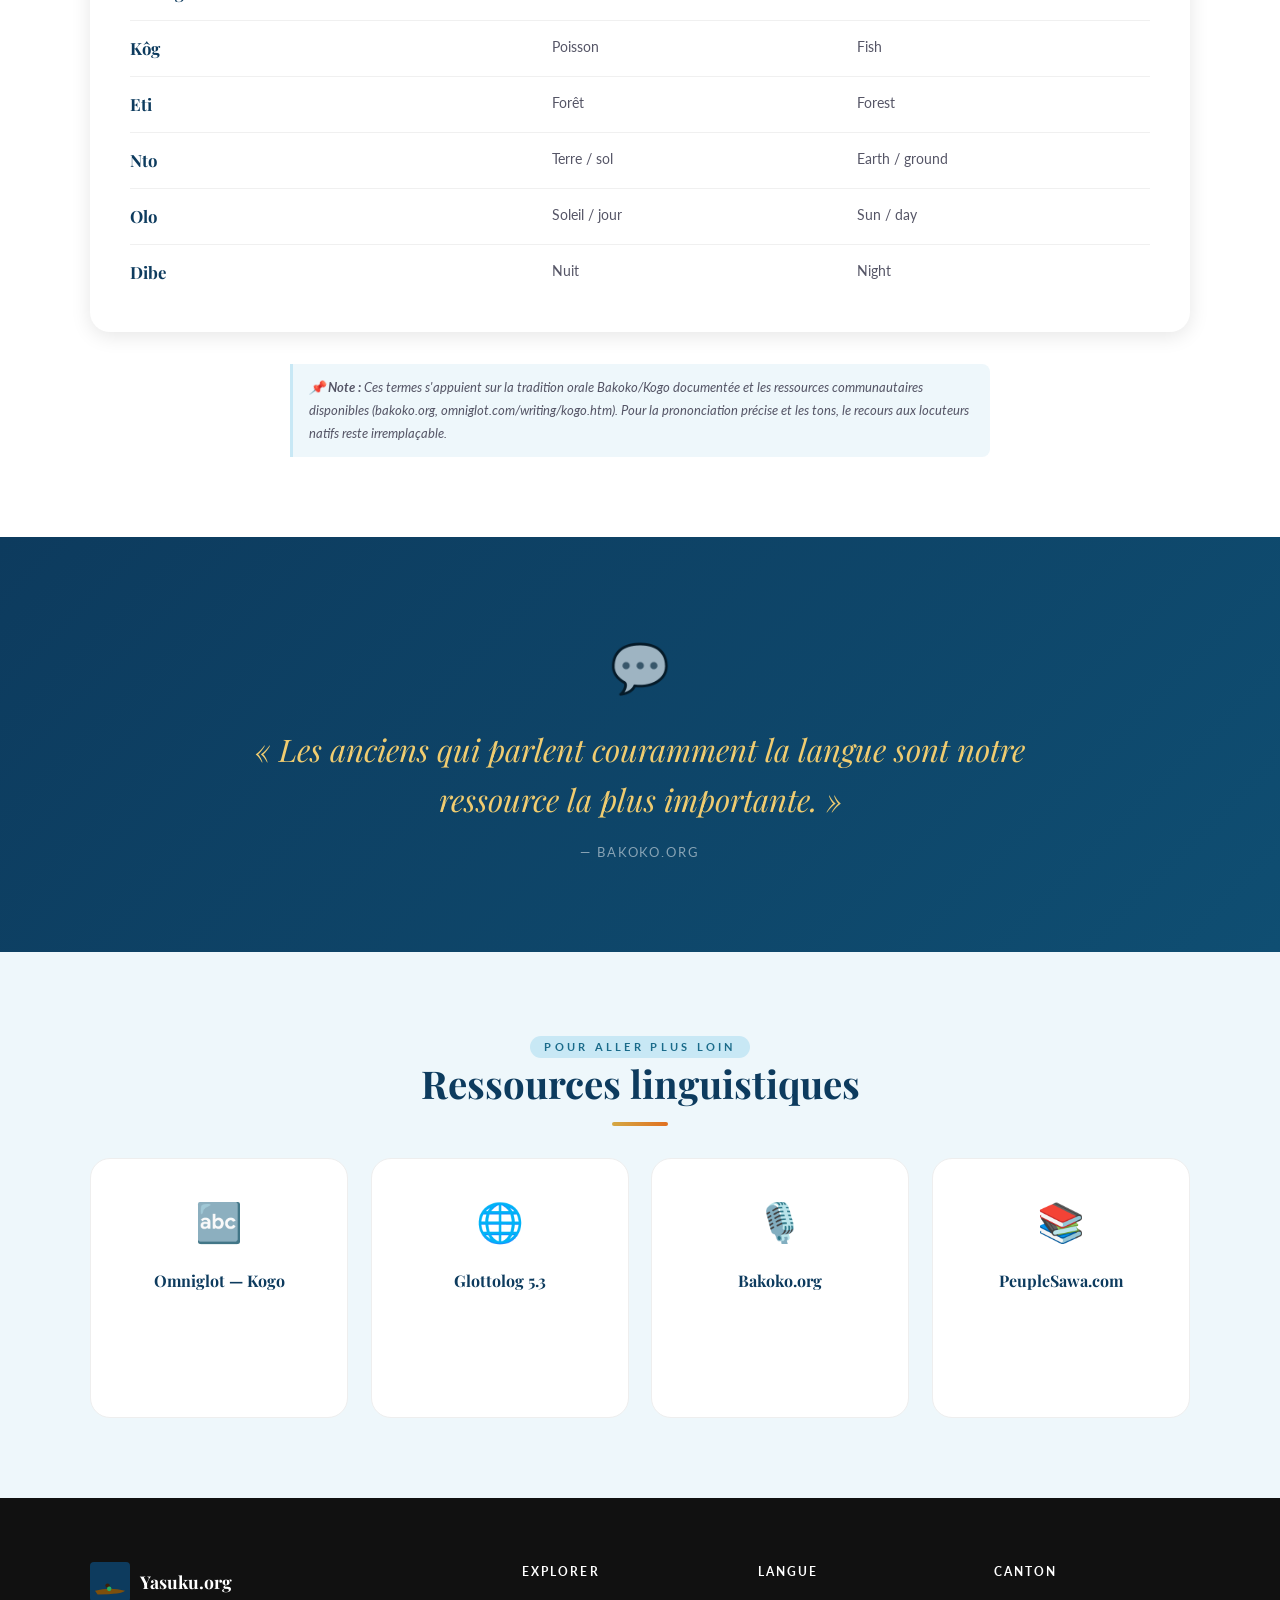
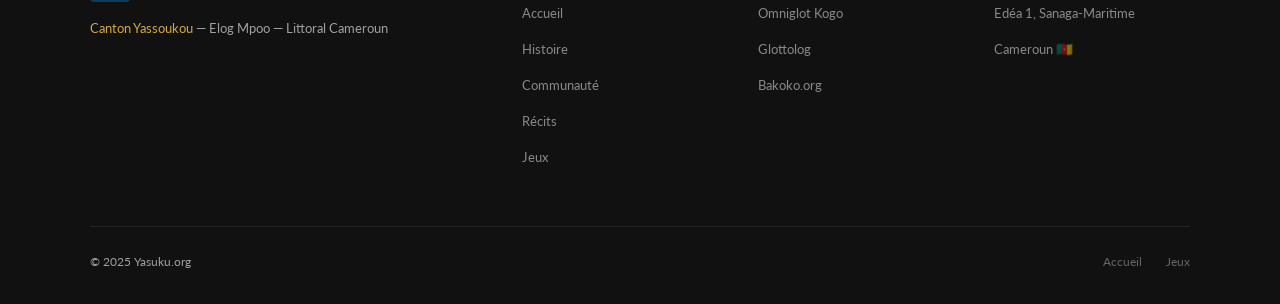
<file: learn.html>
<!DOCTYPE html>
<html lang="fr">
<head>
  <meta charset="UTF-8"/>
  <meta name="viewport" content="width=device-width, initial-scale=1.0"/>
  <meta name="description" content="Apprendre le Yasug — langue Bakoko/Kogo du Canton Yassoukou, Cameroun. Vocabulaire, expressions, culture linguistique des Elog Mpoo."/>
  <title>Apprendre le Yasug — Yasuku.org · Canton Yassoukou</title>
  <link rel="preconnect" href="https://fonts.googleapis.com"/>
  <link rel="preconnect" href="https://fonts.gstatic.com" crossorigin/>
  <link href="https://fonts.googleapis.com/css2?family=Playfair+Display:ital,wght@0,400;0,600;0,700;1,400&family=Lato:wght@300;400;700;900&display=swap" rel="stylesheet"/>
  <link rel="stylesheet" href="css/style.css"/>
</head>
<body class="lang-fr">

<!-- NAV -->
<nav id="navbar">
  <a href="index.html" class="nav-logo">
    <svg width="46" height="46" viewBox="0 0 200 200" xmlns="http://www.w3.org/2000/svg" style="border-radius:10px">
      <rect width="200" height="200" rx="28" fill="#eef6fc"/>
      <ellipse cx="100" cy="158" rx="92" ry="38" fill="#2980b9"/>
      <path d="M8,148 Q55,132 100,148 Q145,164 192,148 L192,200 L8,200 Z" fill="#1f6fa3"/>
      <path d="M25,144 Q100,124 175,144 Q162,162 38,162 Z" fill="#7d4f0c"/>
      <ellipse cx="96" cy="134" rx="11" ry="12" fill="#27ae60"/>
      <path d="M96,128 Q106,122 118,120" stroke="#3d1f0a" stroke-width="5" stroke-linecap="round" fill="none"/>
      <line x1="118" y1="120" x2="128" y2="148" stroke="#8b5e2a" stroke-width="4" stroke-linecap="round"/>
      <ellipse cx="130" cy="154" rx="8" ry="13" fill="#7d4f0c" transform="rotate(-15,130,154)"/>
      <circle cx="88" cy="118" r="11" fill="#3d1f0a"/>
    </svg>
    <div>
      <span class="nav-logo-text">Yasuku.org</span>
      <span class="nav-logo-sub">Canton Yassoukou · Cameroun</span>
    </div>
  </a>
  <ul class="nav-links" id="navLinks">
    <li><a href="index.html"><span class="lang-fr">Accueil</span><span class="lang-en">Home</span></a></li>
    <li><a href="history.html"><span class="lang-fr">Histoire</span><span class="lang-en">History</span></a></li>
    <li><a href="community.html"><span class="lang-fr">Communauté</span><span class="lang-en">Community</span></a></li>
    <li><a href="learn.html" class="active"><span class="lang-fr">Apprendre</span><span class="lang-en">Learn</span></a></li>
    <li><a href="stories.html"><span class="lang-fr">Récits</span><span class="lang-en">Stories</span></a></li>
    <li><a href="games.html"><span class="lang-fr">Jeux</span><span class="lang-en">Games</span></a></li>
    <li><a href="about.html"><span class="lang-fr">À propos</span><span class="lang-en">About</span></a></li>
    <button class="lang-btn">English</button>
  </ul>
  <button class="hamburger" id="hamburger" aria-label="Menu" aria-expanded="false">
    <span></span><span></span><span></span>
  </button>
</nav>

<main>

<!-- PAGE HERO -->
<div class="page-hero">
  <span class="section-tag lang-fr">Langue & Culture</span>
  <span class="section-tag lang-en">Language & Culture</span>
  <h1 class="lang-fr">Apprendre le Yasug</h1>
  <h1 class="lang-en">Learning Yasug</h1>
  <p class="lang-fr">Le dialecte Yasug — variété nord du Kogo (Bakoko), langue bantoue de nos ancêtres. Parler la langue, c'est porter la mémoire.</p>
  <p class="lang-en">The Yasug dialect — northern variety of Kogo (Bakoko), the Bantu language of our ancestors. To speak the language is to carry the memory.</p>
</div>

<!-- LANGUAGE INTRO -->
<section style="background:var(--light-bg)">
  <div class="section-inner">
    <div style="display:grid;grid-template-columns:1.2fr 1fr;gap:3rem;align-items:start" class="about-grid">
      <div class="fade-in">
        <span class="section-tag lang-fr">Qui parle le Yasug ?</span>
        <span class="section-tag lang-en">Who speaks Yasug?</span>
        <h2 class="section-title lang-fr">Le Kogo — langue bantoue des Elog Mpoo</h2>
        <h2 class="section-title lang-en">Kogo — the Bantu language of the Elog Mpoo</h2>
        <div class="section-divider"></div>

        <p class="lang-fr">Le <strong>Kogo</strong> (aussi appelé Bakoko ou Basoo) est une langue bantoue parlée dans les Régions du Littoral et du Sud du Cameroun. Il appartient à la branche B20 du groupe bantou (code ISO : bako1249 selon Glottolog 5.3). Le <strong>Yasug</strong> — le dialecte parlé dans le Canton Yassoukou, à Déhané et chez les Yawanda — est l'une des variétés nord du Kogo.</p>
        <p class="lang-en">The <strong>Kogo</strong> (also called Bakoko or Basoo) is a Bantu language spoken in the Littoral and Southern Regions of Cameroon. It belongs to the B20 branch of the Bantu group (ISO code: bako1249 per Glottolog 5.3). <strong>Yasug</strong> — the dialect spoken in Canton Yassoukou, at Déhané, and among the Yawanda — is one of the northern varieties of Kogo.</p>

        <p class="lang-fr">Un fait linguistique crucial : les documents de l'ACTEM notent que <em>« la langue commune adoptée par tous les Elog Mpoo est le Yakalak, car selon les linguistes, c'est la seule langue de la famille phonétique Bakoko qui n'a pas subi de modifications ou de retouches — elle est restée fidèle et pure »</em>. Le Yasug, voisin du Yakalak, reste néanmoins une langue vivante et distincte.</p>
        <p class="lang-en">A crucial linguistic fact: ACTEM documents note that <em>"the common language adopted by all the Elog Mpoo is Yakalak, because according to linguists, it is the only language in the Bakoko phonetic family that has not undergone modifications — it has remained faithful and pure."</em> Yasug, neighboring Yakalak, remains a living and distinct language.</p>

        <div style="background:var(--white);border-radius:var(--radius);padding:1.4rem;box-shadow:var(--shadow);margin-top:1.5rem">
          <div style="display:grid;grid-template-columns:1fr 1fr;gap:1rem;font-size:.88rem">
            <div><span style="color:var(--text-light);font-weight:700;font-size:.72rem;letter-spacing:.15em;text-transform:uppercase;display:block;margin-bottom:.3rem">Famille</span>Bantoue (B20)</div>
            <div><span style="color:var(--text-light);font-weight:700;font-size:.72rem;letter-spacing:.15em;text-transform:uppercase;display:block;margin-bottom:.3rem">ISO</span>bako1249</div>
            <div><span style="color:var(--text-light);font-weight:700;font-size:.72rem;letter-spacing:.15em;text-transform:uppercase;display:block;margin-bottom:.3rem">Variétés nord</span>Yasug, Yawanda, Déhané</div>
            <div><span style="color:var(--text-light);font-weight:700;font-size:.72rem;letter-spacing:.15em;text-transform:uppercase;display:block;margin-bottom:.3rem">Variétés sud</span>Yapoma, Yabyan, Yapeke</div>
            <div><span style="color:var(--text-light);font-weight:700;font-size:.72rem;letter-spacing:.15em;text-transform:uppercase;display:block;margin-bottom:.3rem">Région</span>Littoral, Sud (Océan)</div>
            <div><span style="color:var(--text-light);font-weight:700;font-size:.72rem;letter-spacing:.15em;text-transform:uppercase;display:block;margin-bottom:.3rem">Ressource</span><a href="https://www.omniglot.com/writing/kogo.htm" target="_blank" rel="noopener">Omniglot Kogo</a></div>
          </div>
        </div>

        <div class="note lang-fr" style="margin-top:1.2rem">
          🎙️ Les ressources audio authentiques en Yasug sont rares et précieuses. Contribuez des enregistrements sur <a href="https://bakoko.org" target="_blank" rel="noopener">bakoko.org</a> — chaque voix d'ancêtre compte.
        </div>
        <div class="note lang-en" style="margin-top:1.2rem">
          🎙️ Authentic audio resources in Yasug are rare and precious. Contribute recordings at <a href="https://bakoko.org" target="_blank" rel="noopener">bakoko.org</a> — every elder's voice counts.
        </div>
      </div>

      <!-- Language family tree illustration -->
      <div class="fade-in">
        <div style="background:var(--white);border-radius:var(--radius-lg);padding:2rem;box-shadow:var(--shadow)">
          <h3 style="font-family:var(--font-head);color:var(--river-deep);font-size:1.1rem;margin-bottom:1.5rem;text-align:center">
            <span class="lang-fr">Famille du Kogo / Yasug</span>
            <span class="lang-en">The Kogo / Yasug Family</span>
          </h3>
          <!-- Tree diagram -->
          <div style="text-align:center">
            <div style="display:inline-block;background:var(--river-deep);color:var(--white);padding:.5rem 1.4rem;border-radius:20px;font-size:.9rem;font-weight:700;margin-bottom:.5rem">Bantou B20</div>
            <div style="height:20px;width:2px;background:var(--gold);margin:0 auto"></div>
            <div style="display:inline-block;background:var(--river-mid);color:var(--white);padding:.5rem 1.4rem;border-radius:20px;font-size:.9rem;font-weight:700;margin-bottom:.5rem">KOGO (Bakoko/Basoo)</div>
            <div style="display:grid;grid-template-columns:1fr 1fr;gap:1rem;margin-top:.5rem;text-align:center">
              <!-- North -->
              <div>
                <div style="height:20px;width:2px;background:var(--gold);margin:0 auto"></div>
                <div style="background:#1a5c6a;color:var(--white);padding:.4rem .8rem;border-radius:15px;font-size:.82rem;font-weight:700;margin-bottom:.75rem">
                  <span class="lang-fr">Nord Kogo</span><span class="lang-en">North Kogo</span>
                </div>
                <div style="display:flex;flex-direction:column;gap:.5rem;align-items:center">
                  <div style="background:var(--gold);color:var(--dark);padding:.35rem .9rem;border-radius:12px;font-size:.8rem;font-weight:700;width:100%">
                    ⭐ Yasug (Yassoukou)
                  </div>
                  <div style="background:var(--river-pale);color:var(--river-deep);padding:.3rem .8rem;border-radius:12px;font-size:.78rem;width:100%">Yawanda</div>
                  <div style="background:var(--river-pale);color:var(--river-deep);padding:.3rem .8rem;border-radius:12px;font-size:.78rem;width:100%">Déhané</div>
                  <div style="background:var(--river-pale);color:var(--river-deep);padding:.3rem .8rem;border-radius:12px;font-size:.78rem;width:100%">Yakalak <span style="color:var(--sunset)">★ pur</span></div>
                </div>
              </div>
              <!-- South -->
              <div>
                <div style="height:20px;width:2px;background:var(--gold);margin:0 auto"></div>
                <div style="background:#2d6a2d;color:var(--white);padding:.4rem .8rem;border-radius:15px;font-size:.82rem;font-weight:700;margin-bottom:.75rem">
                  <span class="lang-fr">Sud Kogo</span><span class="lang-en">South Kogo</span>
                </div>
                <div style="display:flex;flex-direction:column;gap:.5rem;align-items:center">
                  <div style="background:var(--river-pale);color:var(--river-deep);padding:.3rem .8rem;border-radius:12px;font-size:.78rem;width:100%">Yapoma (Wouri)</div>
                  <div style="background:var(--river-pale);color:var(--river-deep);padding:.3rem .8rem;border-radius:12px;font-size:.78rem;width:100%">Yabyan</div>
                  <div style="background:var(--river-pale);color:var(--river-deep);padding:.3rem .8rem;border-radius:12px;font-size:.78rem;width:100%">Yapeke</div>
                  <div style="background:var(--river-pale);color:var(--river-deep);padding:.3rem .8rem;border-radius:12px;font-size:.78rem;width:100%">Bisoo</div>
                </div>
              </div>
            </div>
          </div>
          <p style="font-size:.75rem;color:var(--text-light);text-align:center;margin-top:1.5rem">
            <span class="lang-fr">Source : Omniglot · Glottolog 5.3 · Wikipedia (Kogo language) · ACTEM</span>
            <span class="lang-en">Source: Omniglot · Glottolog 5.3 · Wikipedia (Kogo language) · ACTEM</span>
          </p>
        </div>
      </div>
    </div>
  </div>
</section>

<!-- KEY PREFIXES & ROOTS -->
<section style="background:var(--white)">
  <div class="section-inner">
    <div class="fade-in text-center" style="margin-bottom:2.5rem">
      <span class="section-tag lang-fr">Clés de la langue</span>
      <span class="section-tag lang-en">Keys to the language</span>
      <h2 class="section-title lang-fr">Préfixes et racines fondamentaux</h2>
      <h2 class="section-title lang-en">Fundamental prefixes and roots</h2>
      <div class="section-divider" style="margin:1rem auto"></div>
      <p class="section-lead lang-fr" style="margin:0 auto">Comprendre les préfixes du Bakoko, c'est déchiffrer l'identité des clans et des lieux. Ces racines sont vivantes dans les noms que nous portons.</p>
      <p class="section-lead lang-en" style="margin:0 auto">Understanding Bakoko prefixes means deciphering the identity of clans and places. These roots are alive in the names we carry.</p>
    </div>

    <div class="lesson-block fade-in">
      <h3>🌿 <span class="lang-fr">Le préfixe <em>Ya-</em> — « descendants de »</span><span class="lang-en">The prefix <em>Ya-</em> — "descendants of"</span></h3>
      <div class="phrase-table">
        <div class="phrase-row">
          <span style="font-size:.72rem;font-weight:700;letter-spacing:.15em;text-transform:uppercase;color:var(--text-light)">
            <span class="lang-fr">Mot Yasug</span><span class="lang-en">Yasug word</span>
          </span>
          <span style="font-size:.72rem;font-weight:700;letter-spacing:.15em;text-transform:uppercase;color:var(--text-light)">Français</span>
          <span style="font-size:.72rem;font-weight:700;letter-spacing:.15em;text-transform:uppercase;color:var(--text-light)">English</span>
        </div>
        <div class="phrase-row">
          <span class="phrase-yasug">Ya-suku</span>
          <span class="phrase-fr">Descendants de Lisuke</span>
          <span class="phrase-en">Descendants of Lisuke</span>
        </div>
        <div class="phrase-row">
          <span class="phrase-yasug">Ya-kalak</span>
          <span class="phrase-fr">Descendants de Kalake</span>
          <span class="phrase-en">Descendants of Kalake</span>
        </div>
        <div class="phrase-row">
          <span class="phrase-yasug">Ya-wanda</span>
          <span class="phrase-fr">Descendants de Wanda / Ekoum</span>
          <span class="phrase-en">Descendants of Wanda / Ekoum</span>
        </div>
        <div class="phrase-row">
          <span class="phrase-yasug">Ya-bii</span>
          <span class="phrase-fr">Descendants de Bii</span>
          <span class="phrase-en">Descendants of Bii</span>
        </div>
        <div class="phrase-row">
          <span class="phrase-yasug">Ya-peke</span>
          <span class="phrase-fr">Descendants de Peke</span>
          <span class="phrase-en">Descendants of Peke</span>
        </div>
        <div class="phrase-row">
          <span class="phrase-yasug">Ya-poma</span>
          <span class="phrase-fr">Descendants de Pomane</span>
          <span class="phrase-en">Descendants of Pomane</span>
        </div>
      </div>
    </div>

    <div class="lesson-block fade-in">
      <h3>💧 <span class="lang-fr">Racines liées à l'eau et à la nature</span><span class="lang-en">Roots related to water and nature</span></h3>
      <div class="phrase-table">
        <div class="phrase-row">
          <span style="font-size:.72rem;font-weight:700;letter-spacing:.15em;text-transform:uppercase;color:var(--text-light)">
            <span class="lang-fr">Terme</span><span class="lang-en">Term</span>
          </span>
          <span style="font-size:.72rem;font-weight:700;letter-spacing:.15em;text-transform:uppercase;color:var(--text-light)">Français</span>
          <span style="font-size:.72rem;font-weight:700;letter-spacing:.15em;text-transform:uppercase;color:var(--text-light)">English</span>
        </div>
        <div class="phrase-row">
          <span class="phrase-yasug">Ngog</span>
          <span class="phrase-fr">Rocher / montagne</span>
          <span class="phrase-en">Rock / mountain</span>
        </div>
        <div class="phrase-row">
          <span class="phrase-yasug">Lipondo</span>
          <span class="phrase-fr">Percé, avec un trou</span>
          <span class="phrase-en">Perforated, with a hole</span>
        </div>
        <div class="phrase-row">
          <span class="phrase-yasug">Ngog Lituba</span>
          <span class="phrase-fr">Le rocher percé (site sacré)</span>
          <span class="phrase-en">The perforated rock (sacred site)</span>
        </div>
        <div class="phrase-row">
          <span class="phrase-yasug">Lipoo</span>
          <span class="phrase-fr">L'eau de la chute</span>
          <span class="phrase-en">The water of the fall</span>
        </div>
        <div class="phrase-row">
          <span class="phrase-yasug">Mingenda</span>
          <span class="phrase-fr">La chute / le flot</span>
          <span class="phrase-en">The fall / the flow</span>
        </div>
        <div class="phrase-row">
          <span class="phrase-yasug">Mbog</span>
          <span class="phrase-fr">Village / maison / pays</span>
          <span class="phrase-en">Village / home / country</span>
        </div>
        <div class="phrase-row">
          <span class="phrase-yasug">Elog</span>
          <span class="phrase-fr">Peuple / enfants de</span>
          <span class="phrase-en">People / children of</span>
        </div>
        <div class="phrase-row">
          <span class="phrase-yasug">Ndog-</span>
          <span class="phrase-fr">Préfixe de lieu / groupe</span>
          <span class="phrase-en">Place / group prefix</span>
        </div>
        <div class="phrase-row">
          <span class="phrase-yasug">Song</span>
          <span class="phrase-fr">Campement, lieu de rassemblement</span>
          <span class="phrase-en">Camp, gathering place</span>
        </div>
      </div>
    </div>

    <div class="lesson-block fade-in">
      <h3>🎵 <span class="lang-fr">Termes culturels et cérémoniels</span><span class="lang-en">Cultural and ceremonial terms</span></h3>
      <div class="phrase-table">
        <div class="phrase-row">
          <span style="font-size:.72rem;font-weight:700;letter-spacing:.15em;text-transform:uppercase;color:var(--text-light)">
            <span class="lang-fr">Terme</span><span class="lang-en">Term</span>
          </span>
          <span style="font-size:.72rem;font-weight:700;letter-spacing:.15em;text-transform:uppercase;color:var(--text-light)">Français</span>
          <span style="font-size:.72rem;font-weight:700;letter-spacing:.15em;text-transform:uppercase;color:var(--text-light)">English</span>
        </div>
        <div class="phrase-row">
          <span class="phrase-yasug">Ngoso</span>
          <span class="phrase-fr">Poésie chantée (sans accompagnement)</span>
          <span class="phrase-en">Unaccompanied sung poetry</span>
        </div>
        <div class="phrase-row">
          <span class="phrase-yasug">Ondende</span>
          <span class="phrase-fr">Poésie chantée avec instrument à cordes</span>
          <span class="phrase-en">Sung poetry with stringed instrument</span>
        </div>
        <div class="phrase-row">
          <span class="phrase-yasug">Bisima</span>
          <span class="phrase-fr">Rituel de communion avec les esprits de l'eau</span>
          <span class="phrase-en">Ritual communion with water spirits</span>
        </div>
        <div class="phrase-row">
          <span class="phrase-yasug">Njéé</span>
          <span class="phrase-fr">Société d'initiation centrale des Elog Mpoo</span>
          <span class="phrase-en">Central initiation society of the Elog Mpoo</span>
        </div>
        <div class="phrase-row">
          <span class="phrase-yasug">Bilemba</span>
          <span class="phrase-fr">Organisation initiatique féminine</span>
          <span class="phrase-en">Female initiatory organization</span>
        </div>
        <div class="phrase-row">
          <span class="phrase-yasug">Elemba</span>
          <span class="phrase-fr">Femme membre du Bilemba</span>
          <span class="phrase-en">Female member of the Bilemba</span>
        </div>
        <div class="phrase-row">
          <span class="phrase-yasug">Sekele / Esewe</span>
          <span class="phrase-fr">Rite-danse initiatique de transe et guérison</span>
          <span class="phrase-en">Initiatory trance and healing rite-dance</span>
        </div>
        <div class="phrase-row">
          <span class="phrase-yasug">Mbombog</span>
          <span class="phrase-fr">Dignitaire / président de chambre coutumière</span>
          <span class="phrase-en">Dignitary / customary chamber president</span>
        </div>
        <div class="phrase-row">
          <span class="phrase-yasug">Sa Majesté (S.M.)</span>
          <span class="phrase-fr">Titre du chef supérieur de canton</span>
          <span class="phrase-en">Title of the superior canton chief</span>
        </div>
      </div>
    </div>
  </div>
</section>

<!-- VOCABULARY FLIP CARDS -->
<section style="background:var(--river-mist)">
  <div class="section-inner">
    <div class="fade-in text-center" style="margin-bottom:2rem">
      <span class="section-tag lang-fr">Jeu de mémoire</span>
      <span class="section-tag lang-en">Memory exercise</span>
      <h2 class="section-title lang-fr">Vocabulaire — Cliquez pour révéler</h2>
      <h2 class="section-title lang-en">Vocabulary — Click to reveal</h2>
      <div class="section-divider" style="margin:1rem auto"></div>
      <p style="color:var(--text-light);font-size:.95rem" class="lang-fr">Cliquez sur chaque carte pour découvrir la signification. Idéal pour les enfants et les membres de la diaspora.</p>
      <p style="color:var(--text-light);font-size:.95rem" class="lang-en">Click each card to discover the meaning. Perfect for children and diaspora members.</p>
    </div>

    <div class="vocab-grid fade-in">
      <div class="vocab-card">
        <div class="vocab-type lang-fr">Clan / Peuple</div>
        <div class="vocab-type lang-en">Clan / People</div>
        <div class="vocab-word">Yasuku</div>
        <div class="vocab-meaning lang-fr">Descendants de Lisuke • Notre peuple, notre canton</div>
        <div class="vocab-meaning lang-en">Descendants of Lisuke • Our people, our canton</div>
        <div class="vocab-hint lang-fr">👆 Cliquez</div>
        <div class="vocab-hint lang-en">👆 Click</div>
      </div>
      <div class="vocab-card">
        <div class="vocab-type lang-fr">Ancêtre</div>
        <div class="vocab-type lang-en">Ancestor</div>
        <div class="vocab-word">Mpoo</div>
        <div class="vocab-meaning lang-fr">L'eau de la chute qui ne revient jamais • Grand fondateur des Elog Mpoo</div>
        <div class="vocab-meaning lang-en">The water that never returns • Great founder of the Elog Mpoo</div>
        <div class="vocab-hint lang-fr">👆 Cliquez</div>
        <div class="vocab-hint lang-en">👆 Click</div>
      </div>
      <div class="vocab-card">
        <div class="vocab-type lang-fr">Lieu sacré</div>
        <div class="vocab-type lang-en">Sacred place</div>
        <div class="vocab-word">Ngog Lituba</div>
        <div class="vocab-meaning lang-fr">Le rocher percé • Berceau des Elog Mpoo, à 80 km d'Edéa</div>
        <div class="vocab-meaning lang-en">The perforated rock • Cradle of the Elog Mpoo, 80 km from Edéa</div>
        <div class="vocab-hint lang-fr">👆 Cliquez</div>
        <div class="vocab-hint lang-en">👆 Click</div>
      </div>
      <div class="vocab-card">
        <div class="vocab-type lang-fr">Musique</div>
        <div class="vocab-type lang-en">Music</div>
        <div class="vocab-word">Ngoso</div>
        <div class="vocab-meaning lang-fr">Poésie chantée sans accompagnement • Forme musicale fondatrice des Elog Mpoo</div>
        <div class="vocab-meaning lang-en">Unaccompanied sung poetry • Founding musical form of the Elog Mpoo</div>
        <div class="vocab-hint lang-fr">👆 Cliquez</div>
        <div class="vocab-hint lang-en">👆 Click</div>
      </div>
      <div class="vocab-card">
        <div class="vocab-type">Rituel</div>
        <div class="vocab-word">Bisima</div>
        <div class="vocab-meaning lang-fr">Communion avec les esprits de l'eau • Transmis de père en fils • Langue secrète des initiés</div>
        <div class="vocab-meaning lang-en">Communion with water spirits • Passed father to son • Secret language of initiates</div>
        <div class="vocab-hint lang-fr">👆 Cliquez</div>
        <div class="vocab-hint lang-en">👆 Click</div>
      </div>
      <div class="vocab-card">
        <div class="vocab-type lang-fr">Initiation</div>
        <div class="vocab-type lang-en">Initiation</div>
        <div class="vocab-word">Njéé</div>
        <div class="vocab-meaning lang-fr">Société d'initiation ouverte à tous les hommes Elog Mpoo dès 15 ans • Connaissance progressive</div>
        <div class="vocab-meaning lang-en">Initiation society open to all Elog Mpoo men from 15 • Progressive knowledge</div>
        <div class="vocab-hint lang-fr">👆 Cliquez</div>
        <div class="vocab-hint lang-en">👆 Click</div>
      </div>
      <div class="vocab-card">
        <div class="vocab-type lang-fr">Femmes</div>
        <div class="vocab-type lang-en">Women</div>
        <div class="vocab-word">Bilemba</div>
        <div class="vocab-meaning lang-fr">Organisation féminine initiatique • Initiation dès 5 ans • Les Elemba protègent les femmes</div>
        <div class="vocab-meaning lang-en">Female initiatory organization • Initiation from age 5 • Elemba women protect women</div>
        <div class="vocab-hint lang-fr">👆 Cliquez</div>
        <div class="vocab-hint lang-en">👆 Click</div>
      </div>
      <div class="vocab-card">
        <div class="vocab-type lang-fr">Peuple</div>
        <div class="vocab-type lang-en">People</div>
        <div class="vocab-word">Elog Mpoo</div>
        <div class="vocab-meaning lang-fr">« Les enfants de Mpoo » • Nom collectif des 13 clans Bakoko • Aussi appelés Yamban-Ngee</div>
        <div class="vocab-meaning lang-en">"Children of Mpoo" • Collective name of the 13 Bakoko clans • Also called Yamban-Ngee</div>
        <div class="vocab-hint lang-fr">👆 Cliquez</div>
        <div class="vocab-hint lang-en">👆 Click</div>
      </div>
      <div class="vocab-card">
        <div class="vocab-type lang-fr">Lieu</div>
        <div class="vocab-type lang-en">Place</div>
        <div class="vocab-word">Mboa Sawa</div>
        <div class="vocab-meaning lang-fr">Pays des Sawa • Désigne le territoire côtier et fluvial des peuples Sawa dont font partie les Bakoko</div>
        <div class="vocab-meaning lang-en">Land of the Sawa • Refers to the coastal and river territory of the Sawa peoples including the Bakoko</div>
        <div class="vocab-hint lang-fr">👆 Cliquez</div>
        <div class="vocab-hint lang-en">👆 Click</div>
      </div>
      <div class="vocab-card">
        <div class="vocab-type lang-fr">Géographie</div>
        <div class="vocab-type lang-en">Geography</div>
        <div class="vocab-word">Sanaga</div>
        <div class="vocab-meaning lang-fr">Le grand fleuve du Littoral camerounais • Cœur de la vie quotidienne et de l'identité Yasuku</div>
        <div class="vocab-meaning lang-en">The great river of the Littoral region • Heart of daily life and Yasuku identity</div>
        <div class="vocab-hint lang-fr">👆 Cliquez</div>
        <div class="vocab-hint lang-en">👆 Click</div>
      </div>
      <div class="vocab-card">
        <div class="vocab-type lang-fr">Musique</div>
        <div class="vocab-type lang-en">Music</div>
        <div class="vocab-word">Ondende</div>
        <div class="vocab-meaning lang-fr">Poésie chantée avec instrument à cordes (similaire au mvet beti) • Forme musicale élaborée</div>
        <div class="vocab-meaning lang-en">Sung poetry with stringed instrument (similar to beti mvet) • Elaborate musical form</div>
        <div class="vocab-hint lang-fr">👆 Cliquez</div>
        <div class="vocab-hint lang-en">👆 Click</div>
      </div>
      <div class="vocab-card">
        <div class="vocab-type lang-fr">Diaspora</div>
        <div class="vocab-type lang-en">Diaspora</div>
        <div class="vocab-word">Fête Mpoo</div>
        <div class="vocab-meaning lang-fr">8 décembre chaque année • Rassemblement de tous les 13 clans Elog Mpoo sur les rives de la Sanaga</div>
        <div class="vocab-meaning lang-en">December 8th every year • Gathering of all 13 Elog Mpoo clans on the Sanaga riverbanks</div>
        <div class="vocab-hint lang-fr">👆 Cliquez</div>
        <div class="vocab-hint lang-en">👆 Click</div>
      </div>
    </div>
  </div>
</section>

<!-- GREETINGS & PHRASES -->
<section style="background:var(--white)">
  <div class="section-inner">
    <div class="fade-in text-center" style="margin-bottom:2rem">
      <span class="section-tag lang-fr">Expressions de base</span>
      <span class="section-tag lang-en">Basic expressions</span>
      <h2 class="section-title lang-fr">Salutations et expressions du quotidien</h2>
      <h2 class="section-title lang-en">Greetings and everyday expressions</h2>
      <div class="section-divider" style="margin:1rem auto"></div>
      <p class="section-lead lang-fr" style="margin:0 auto 2rem">Ces expressions sont tirées de la tradition orale et des ressources communautaires. Pour la prononciation authentique, consultez les anciens locuteurs et bakoko.org.</p>
      <p class="section-lead lang-en" style="margin:0 auto 2rem">These expressions come from oral tradition and community resources. For authentic pronunciation, consult elder speakers and bakoko.org.</p>
    </div>

    <div class="lesson-block fade-in">
      <h3>👋 <span class="lang-fr">Salutations / Greetings</span><span class="lang-en">Salutations / Greetings</span></h3>
      <div class="phrase-table">
        <div class="phrase-row">
          <span style="font-size:.72rem;font-weight:700;letter-spacing:.15em;text-transform:uppercase;color:var(--text-light)">Yasug / Kogo</span>
          <span style="font-size:.72rem;font-weight:700;letter-spacing:.15em;text-transform:uppercase;color:var(--text-light)">Français</span>
          <span style="font-size:.72rem;font-weight:700;letter-spacing:.15em;text-transform:uppercase;color:var(--text-light)">English</span>
        </div>
        <div class="phrase-row">
          <span class="phrase-yasug">Matama !</span>
          <span class="phrase-fr">Bonjour ! / Salut !</span>
          <span class="phrase-en">Hello! / Greetings!</span>
        </div>
        <div class="phrase-row">
          <span class="phrase-yasug">Matama wa !</span>
          <span class="phrase-fr">Bonjour à toi !</span>
          <span class="phrase-en">Good day to you!</span>
        </div>
        <div class="phrase-row">
          <span class="phrase-yasug">O le laa ?</span>
          <span class="phrase-fr">Comment vas-tu ?</span>
          <span class="phrase-en">How are you?</span>
        </div>
        <div class="phrase-row">
          <span class="phrase-yasug">Mi lee mbéng</span>
          <span class="phrase-fr">Je vais bien</span>
          <span class="phrase-en">I am well</span>
        </div>
        <div class="phrase-row">
          <span class="phrase-yasug">Masoma !</span>
          <span class="phrase-fr">Merci !</span>
          <span class="phrase-en">Thank you!</span>
        </div>
        <div class="phrase-row">
          <span class="phrase-yasug">Etcheg e tam!</span>
          <span class="phrase-fr">Au revoir !</span>
          <span class="phrase-en">Goodbye!</span>
        </div>
      </div>
    </div>

    <div class="lesson-block fade-in">
      <h3>🏠 <span class="lang-fr">La famille / Family</span><span class="lang-en">The family / La famille</span></h3>
      <div class="phrase-table">
        <div class="phrase-row">
          <span style="font-size:.72rem;font-weight:700;letter-spacing:.15em;text-transform:uppercase;color:var(--text-light)">Yasug / Kogo</span>
          <span style="font-size:.72rem;font-weight:700;letter-spacing:.15em;text-transform:uppercase;color:var(--text-light)">Français</span>
          <span style="font-size:.72rem;font-weight:700;letter-spacing:.15em;text-transform:uppercase;color:var(--text-light)">English</span>
        </div>
        <div class="phrase-row">
          <span class="phrase-yasug">Eta</span>
          <span class="phrase-fr">Père</span>
          <span class="phrase-en">Father</span>
        </div>
        <div class="phrase-row">
          <span class="phrase-yasug">Nyongue</span>
          <span class="phrase-fr">Mère</span>
          <span class="phrase-en">Mother</span>
        </div>
        <div class="phrase-row">
          <span class="phrase-yasug">Mon a pam</span>
          <span class="phrase-fr">Garcon / fils</span>
          <span class="phrase-en">Boy / son</span>
        </div>
        <div class="phrase-row">
          <span class="phrase-yasug">Mon a midiga</span>
          <span class="phrase-fr">Fille</span>
          <span class="phrase-en">Girl / daughter</span>
        </div>
        <div class="phrase-row">
          <span class="phrase-yasug">Monyong</span>
          <span class="phrase-fr">Frère / proche</span>
          <span class="phrase-en">Brother / kin</span>
        </div>
        <div class="phrase-row">
          <span class="phrase-yasug">Atan / Mbog</span>
          <span class="phrase-fr">Maison / village / pays</span>
          <span class="phrase-en">Home / village / country</span>
        </div>
        <div class="phrase-row">
          <span class="phrase-yasug">Ba'ta</span>
          <span class="phrase-fr">Ancêtres / les vieux</span>
          <span class="phrase-en">Ancestors / the elders</span>
        </div>
      </div>
    </div>

    <div class="lesson-block fade-in">
      <h3>🌊 <span class="lang-fr">L'eau et la nature / Water and nature</span><span class="lang-en">Water and nature / L'eau et la nature</span></h3>
      <div class="phrase-table">
        <div class="phrase-row">
          <span style="font-size:.72rem;font-weight:700;letter-spacing:.15em;text-transform:uppercase;color:var(--text-light)">Yasug / Kogo</span>
          <span style="font-size:.72rem;font-weight:700;letter-spacing:.15em;text-transform:uppercase;color:var(--text-light)">Français</span>
          <span style="font-size:.72rem;font-weight:700;letter-spacing:.15em;text-transform:uppercase;color:var(--text-light)">English</span>
        </div>
        <div class="phrase-row">
          <span class="phrase-yasug">Midim / Oso</span>
          <span class="phrase-fr">Eau / fleuve</span>
          <span class="phrase-en">Water / river</span>
        </div>
        <div class="phrase-row">
          <span class="phrase-yasug">Ngog</span>
          <span class="phrase-fr">Rocher / montagne</span>
          <span class="phrase-en">Rock / mountain</span>
        </div>
        <div class="phrase-row">
          <span class="phrase-yasug">Mbongo</span>
          <span class="phrase-fr">Pirogue / barque</span>
          <span class="phrase-en">Canoe / boat</span>
        </div>
        <div class="phrase-row">
          <span class="phrase-yasug">Kôg</span>
          <span class="phrase-fr">Poisson</span>
          <span class="phrase-en">Fish</span>
        </div>
        <div class="phrase-row">
          <span class="phrase-yasug">Eti</span>
          <span class="phrase-fr">Forêt</span>
          <span class="phrase-en">Forest</span>
        </div>
        <div class="phrase-row">
          <span class="phrase-yasug">Nto</span>
          <span class="phrase-fr">Terre / sol</span>
          <span class="phrase-en">Earth / ground</span>
        </div>
        <div class="phrase-row">
          <span class="phrase-yasug">Olo</span>
          <span class="phrase-fr">Soleil / jour</span>
          <span class="phrase-en">Sun / day</span>
        </div>
        <div class="phrase-row">
          <span class="phrase-yasug">Dibe</span>
          <span class="phrase-fr">Nuit</span>
          <span class="phrase-en">Night</span>
        </div>
      </div>
    </div>

    <div class="note fade-in lang-fr" style="max-width:700px;margin:1rem auto 0">
      📌 <strong>Note :</strong> Ces termes s'appuient sur la tradition orale Bakoko/Kogo documentée et les ressources communautaires disponibles (bakoko.org, omniglot.com/writing/kogo.htm). Pour la prononciation précise et les tons, le recours aux locuteurs natifs reste irremplaçable.
    </div>
    <div class="note fade-in lang-en" style="max-width:700px;margin:1rem auto 0">
      📌 <strong>Note:</strong> These terms draw on documented Bakoko/Kogo oral tradition and available community resources (bakoko.org, omniglot.com/writing/kogo.htm). For precise pronunciation and tones, consulting native speakers remains irreplaceable.
    </div>
  </div>
</section>

<!-- PROVERBS -->
<div class="proverb-block">
  <div class="proverb-icon">💬</div>
  <p class="proverb-text lang-fr">« Les anciens qui parlent couramment la langue sont notre ressource la plus importante. »</p>
  <p class="proverb-text lang-en">"Elders who speak the language fluently are our most important resource."</p>
  <p class="proverb-attr">— bakoko.org</p>
</div>

<!-- RESOURCES -->
<section style="background:var(--river-mist)">
  <div class="section-inner">
    <div class="fade-in text-center" style="margin-bottom:2rem">
      <span class="section-tag lang-fr">Pour aller plus loin</span>
      <span class="section-tag lang-en">Go further</span>
      <h2 class="section-title lang-fr">Ressources linguistiques</h2>
      <h2 class="section-title lang-en">Language resources</h2>
      <div class="section-divider" style="margin:1rem auto"></div>
    </div>
    <div class="connect-grid fade-in" style="--gap:1.2rem">
      <a href="https://www.omniglot.com/writing/kogo.htm" target="_blank" rel="noopener" class="connect-card" style="text-decoration:none;background:var(--white);border:1px solid #eee;color:var(--text)">
        <div class="icon">🔤</div>
        <h4 style="color:var(--river-deep)">Omniglot — Kogo</h4>
        <p class="lang-fr">Entrée complète sur la langue Kogo avec carte dialectale, alphabet et informations phonétiques.</p>
        <p class="lang-en">Full entry on the Kogo language with dialect map, alphabet, and phonetic information.</p>
      </a>
      <a href="https://glottolog.org/resource/languoid/id/bako1249" target="_blank" rel="noopener" class="connect-card" style="text-decoration:none;background:var(--white);border:1px solid #eee;color:var(--text)">
        <div class="icon">🌐</div>
        <h4 style="color:var(--river-deep)">Glottolog 5.3</h4>
        <p class="lang-fr">Classification linguistique officielle du Bakoko (ISO bako1249) dans l'arbre Bantou B20.</p>
        <p class="lang-en">Official linguistic classification of Bakoko (ISO bako1249) in the Bantu B20 tree.</p>
      </a>
      <a href="https://bakoko.org" target="_blank" rel="noopener" class="connect-card" style="text-decoration:none;background:var(--white);border:1px solid #eee;color:var(--text)">
        <div class="icon">🎙️</div>
        <h4 style="color:var(--river-deep)">Bakoko.org</h4>
        <p class="lang-fr">Archive orale diaspora — vocabulaire, enregistrements audio, contributions des locuteurs natifs. En anglais.</p>
        <p class="lang-en">Diaspora oral archive — vocabulary, audio recordings, native speaker contributions. In English.</p>
      </a>
      <a href="https://peuplesawa.com" target="_blank" rel="noopener" class="connect-card" style="text-decoration:none;background:var(--white);border:1px solid #eee;color:var(--text)">
        <div class="icon">📚</div>
        <h4 style="color:var(--river-deep)">PeupleSawa.com</h4>
        <p class="lang-fr">Généalogies orales, histoire ACTEM, vidéos et documents sur la langue et la culture Elog Mpoo.</p>
        <p class="lang-en">Oral genealogies, ACTEM history, videos and documents on Elog Mpoo language and culture.</p>
      </a>
    </div>
  </div>
</section>

</main>

<!-- FOOTER -->
<footer>
  <div class="footer-inner">
    <div class="footer-brand">
      <div class="footer-logo">
        <svg width="40" height="40" viewBox="0 0 200 200" xmlns="http://www.w3.org/2000/svg">
          <rect width="200" height="200" rx="20" fill="#0d3b5e"/>
          <path d="M25,144 Q100,124 175,144 Q162,162 38,162 Z" fill="#7d4f0c"/>
          <circle cx="88" cy="118" r="11" fill="#3d1f0a"/>
          <ellipse cx="96" cy="134" rx="11" ry="12" fill="#27ae60"/>
        </svg>
        <h3>Yasuku.org</h3>
      </div>
      <p class="lang-fr"><span class="footer-gold">Canton Yassoukou</span> — Elog Mpoo — Littoral Cameroun</p>
      <p class="lang-en"><span class="footer-gold">Canton Yassoukou</span> — Elog Mpoo — Littoral Cameroon</p>
    </div>
    <div class="footer-col">
      <h4 class="lang-fr">Explorer</h4><h4 class="lang-en">Explore</h4>
      <ul>
        <li><a href="index.html"><span class="lang-fr">Accueil</span><span class="lang-en">Home</span></a></li>
        <li><a href="history.html"><span class="lang-fr">Histoire</span><span class="lang-en">History</span></a></li>
        <li><a href="community.html"><span class="lang-fr">Communauté</span><span class="lang-en">Community</span></a></li>
        <li><a href="stories.html"><span class="lang-fr">Récits</span><span class="lang-en">Stories</span></a></li>
        <li><a href="games.html"><span class="lang-fr">Jeux</span><span class="lang-en">Games</span></a></li>
      </ul>
    </div>
    <div class="footer-col">
      <h4 class="lang-fr">Langue</h4><h4 class="lang-en">Language</h4>
      <ul>
        <li><a href="https://www.omniglot.com/writing/kogo.htm" target="_blank" rel="noopener">Omniglot Kogo</a></li>
        <li><a href="https://glottolog.org/resource/languoid/id/bako1249" target="_blank" rel="noopener">Glottolog</a></li>
        <li><a href="https://bakoko.org" target="_blank" rel="noopener">Bakoko.org</a></li>
      </ul>
    </div>
    <div class="footer-col">
      <h4>Canton</h4>
      <ul>
        <li><span style="color:rgba(255,255,255,.5);font-size:.84rem">Edéa 1, Sanaga-Maritime</span></li>
        <li><span style="color:rgba(255,255,255,.5);font-size:.84rem">Cameroun 🇨🇲</span></li>
      </ul>
    </div>
  </div>
  <div class="footer-bottom">
    <span>© 2025 Yasuku.org</span>
    <div class="footer-bottom-links">
      <a href="index.html"><span class="lang-fr">Accueil</span><span class="lang-en">Home</span></a>
      <a href="games.html"><span class="lang-fr">Jeux</span><span class="lang-en">Games</span></a>
    </div>
  </div>
</footer>

<script src="js/main.js"></script>
<style>@media(max-width:760px){.about-grid{grid-template-columns:1fr!important;}}</style>
</body>
</html>
</file>
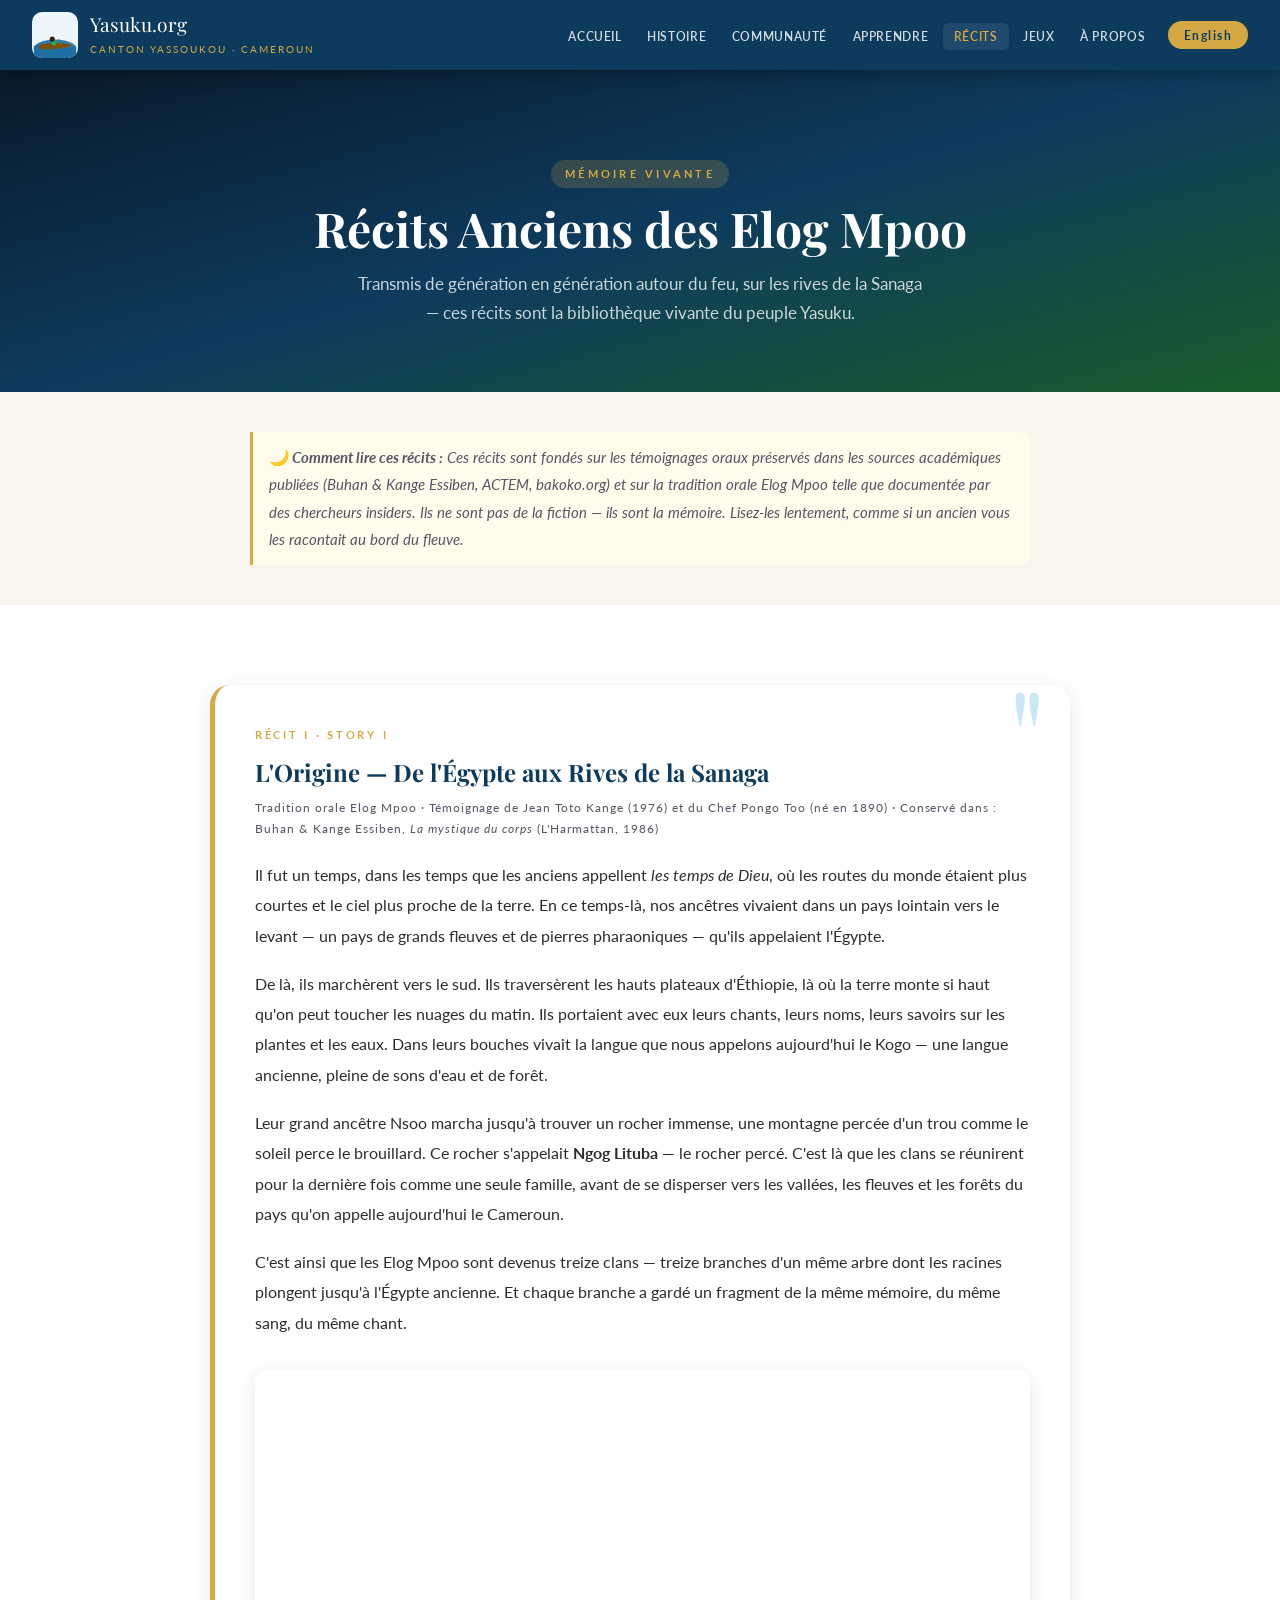
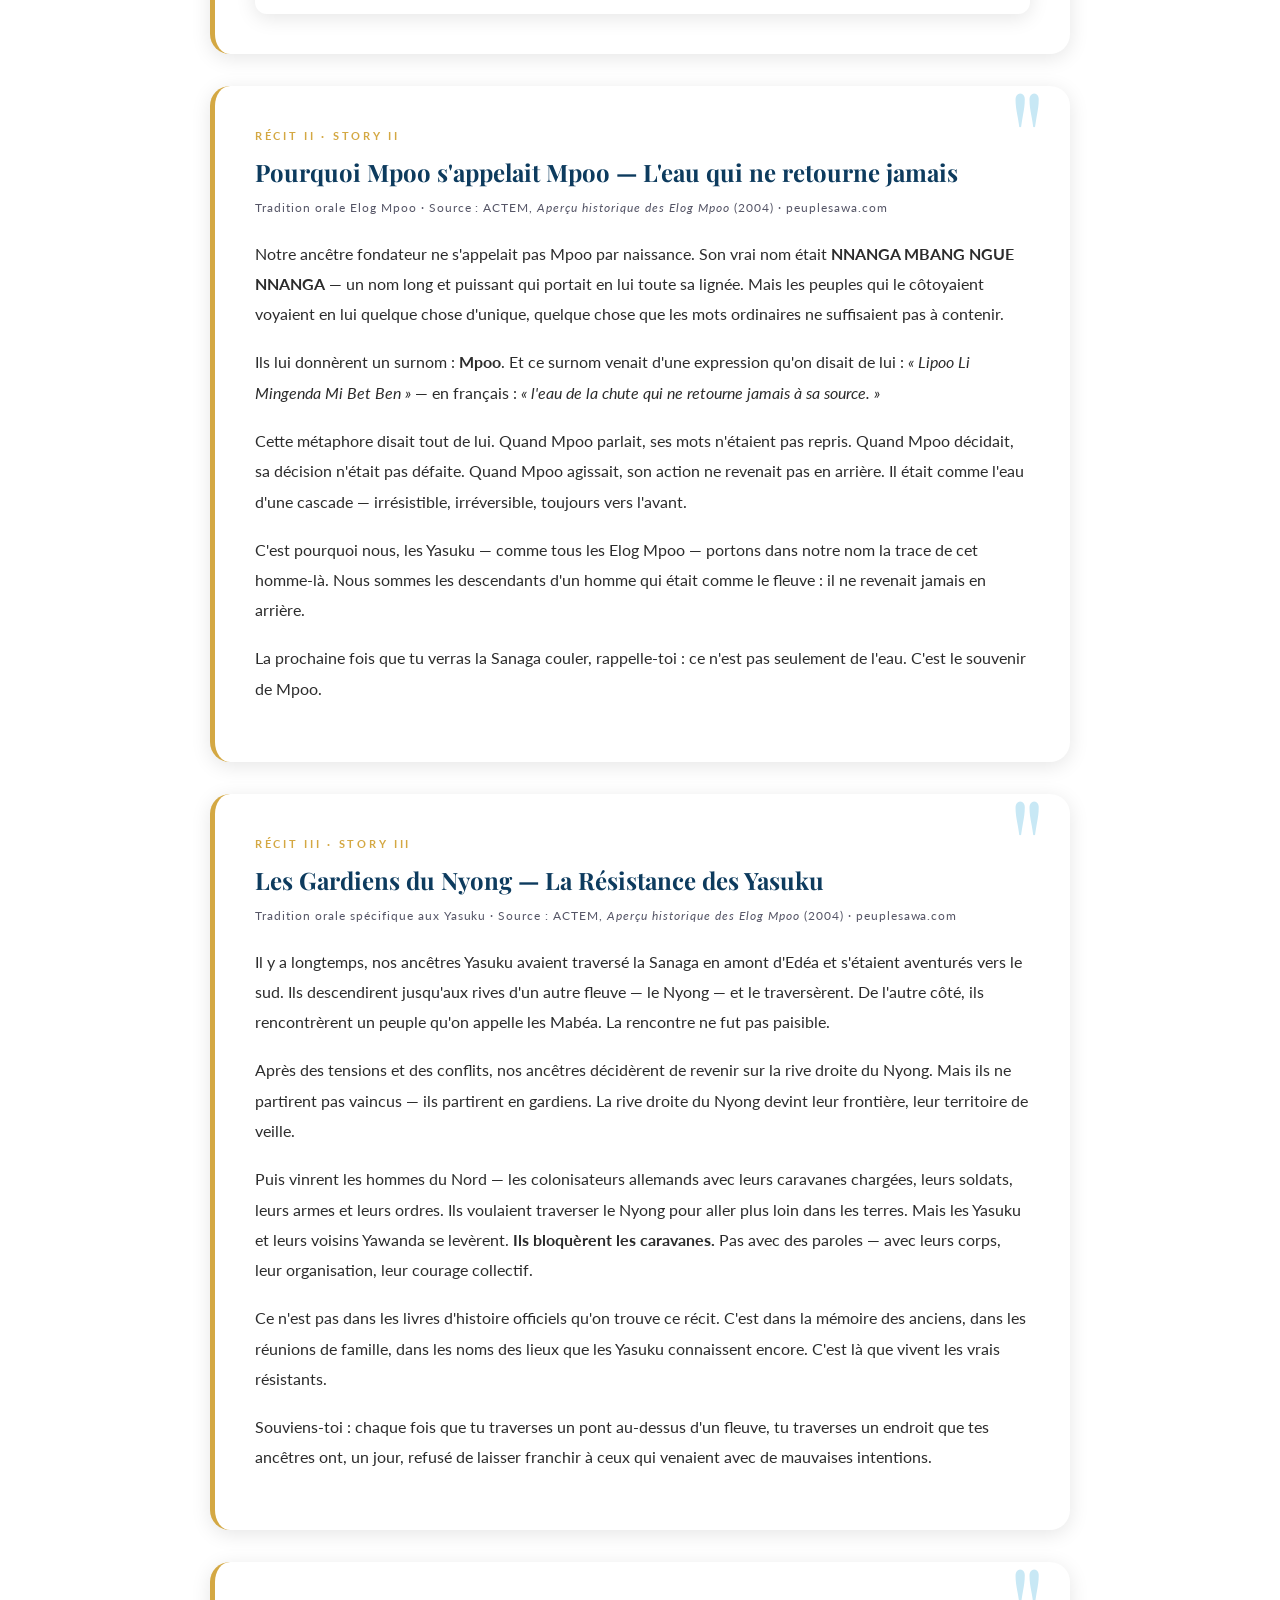
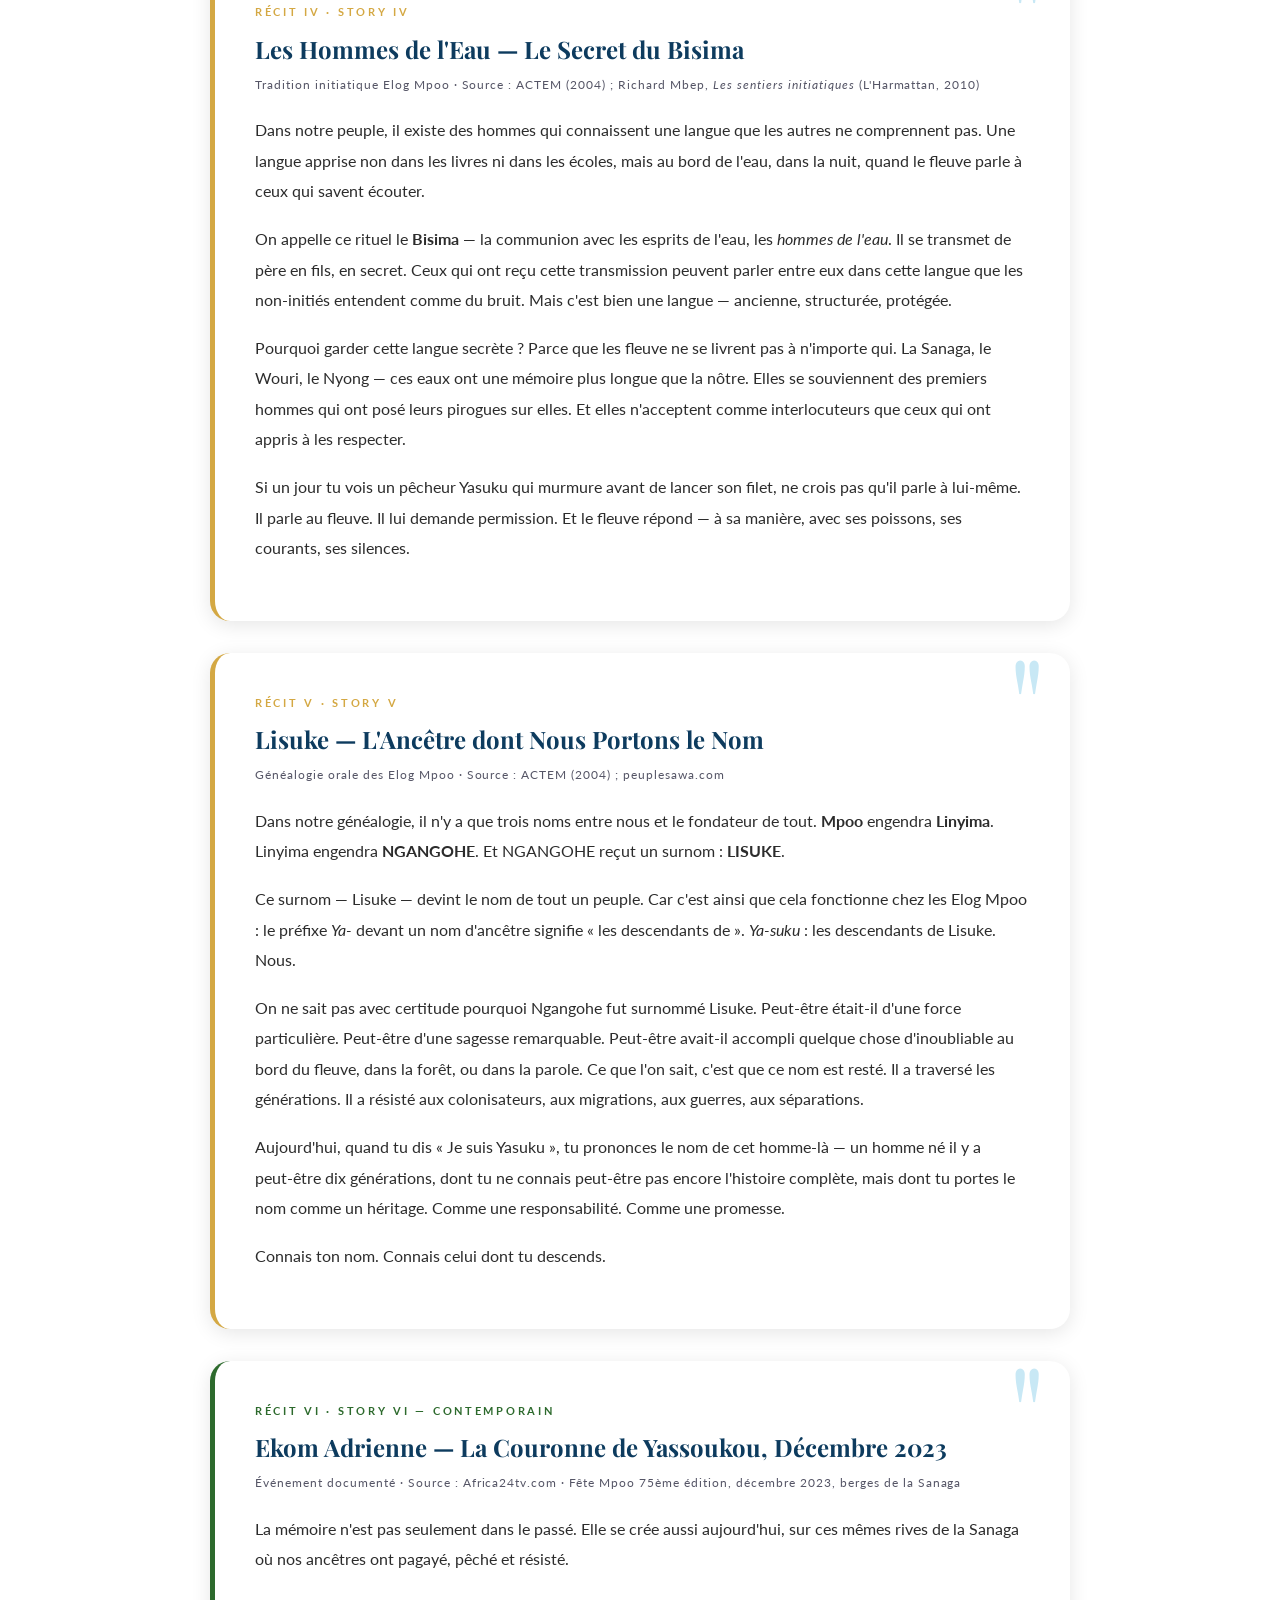
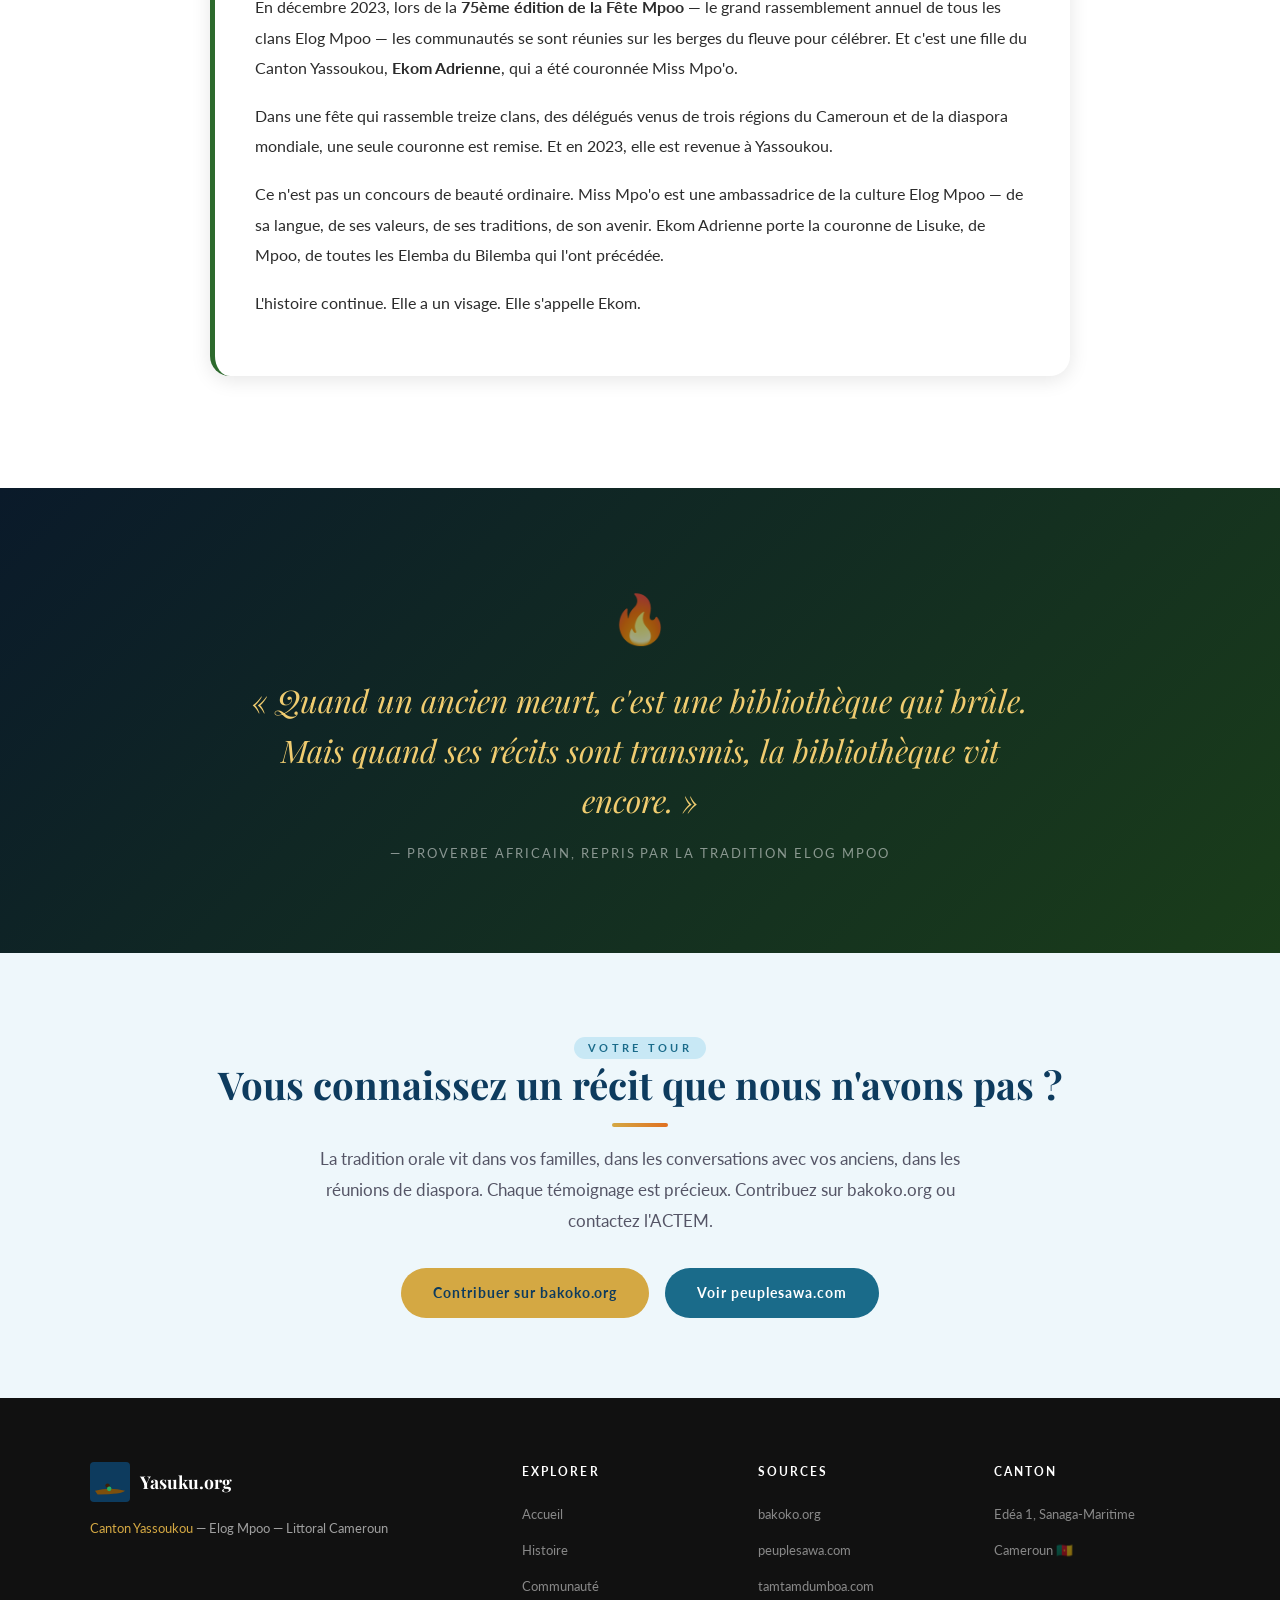
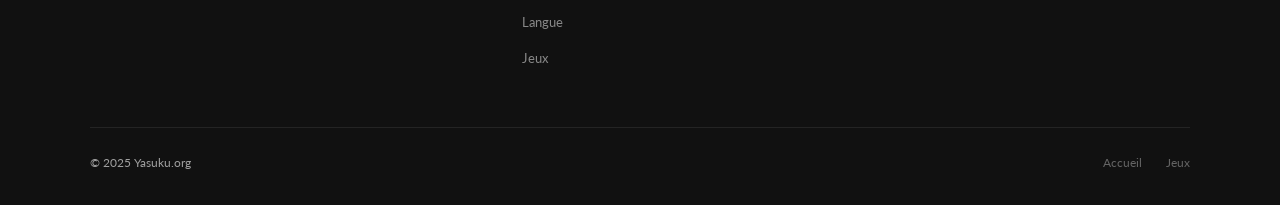
<file: stories.html>
<!DOCTYPE html>
<html lang="fr">
<head>
  <meta charset="UTF-8"/>
  <meta name="viewport" content="width=device-width, initial-scale=1.0"/>
  <meta name="description" content="Récits anciens des Elog Mpoo — contes et traditions orales du peuple Yasuku, Canton Yassoukou, Cameroun."/>
  <title>Récits Anciens — Yasuku.org · Canton Yassoukou</title>
  <link rel="preconnect" href="https://fonts.googleapis.com"/>
  <link rel="preconnect" href="https://fonts.gstatic.com" crossorigin/>
  <link href="https://fonts.googleapis.com/css2?family=Playfair+Display:ital,wght@0,400;0,600;0,700;1,400&family=Lato:wght@300;400;700;900&display=swap" rel="stylesheet"/>
  <link rel="stylesheet" href="css/style.css"/>
</head>
<body class="lang-fr">

<!-- NAV -->
<nav id="navbar">
  <a href="index.html" class="nav-logo">
    <svg width="46" height="46" viewBox="0 0 200 200" xmlns="http://www.w3.org/2000/svg" style="border-radius:10px">
      <rect width="200" height="200" rx="28" fill="#eef6fc"/>
      <ellipse cx="100" cy="158" rx="92" ry="38" fill="#2980b9"/>
      <path d="M8,148 Q55,132 100,148 Q145,164 192,148 L192,200 L8,200 Z" fill="#1f6fa3"/>
      <path d="M25,144 Q100,124 175,144 Q162,162 38,162 Z" fill="#7d4f0c"/>
      <ellipse cx="96" cy="134" rx="11" ry="12" fill="#27ae60"/>
      <line x1="118" y1="120" x2="128" y2="148" stroke="#8b5e2a" stroke-width="4" stroke-linecap="round"/>
      <circle cx="88" cy="118" r="11" fill="#3d1f0a"/>
    </svg>
    <div>
      <span class="nav-logo-text">Yasuku.org</span>
      <span class="nav-logo-sub">Canton Yassoukou · Cameroun</span>
    </div>
  </a>
  <ul class="nav-links" id="navLinks">
    <li><a href="index.html"><span class="lang-fr">Accueil</span><span class="lang-en">Home</span></a></li>
    <li><a href="history.html"><span class="lang-fr">Histoire</span><span class="lang-en">History</span></a></li>
    <li><a href="community.html"><span class="lang-fr">Communauté</span><span class="lang-en">Community</span></a></li>
    <li><a href="learn.html"><span class="lang-fr">Apprendre</span><span class="lang-en">Learn</span></a></li>
    <li><a href="stories.html" class="active"><span class="lang-fr">Récits</span><span class="lang-en">Stories</span></a></li>
    <li><a href="games.html"><span class="lang-fr">Jeux</span><span class="lang-en">Games</span></a></li>
    <li><a href="about.html"><span class="lang-fr">À propos</span><span class="lang-en">About</span></a></li>
    <button class="lang-btn">English</button>
  </ul>
  <button class="hamburger" id="hamburger" aria-label="Menu" aria-expanded="false">
    <span></span><span></span><span></span>
  </button>
</nav>

<main>

<!-- PAGE HERO — Night campfire feel -->
<div class="page-hero" style="background:linear-gradient(165deg,#0a1a2a 0%,#0d3b5e 50%,#1a5c2a 100%)">
  <span class="section-tag" style="background:rgba(212,168,67,0.2);color:var(--gold)">
    <span class="lang-fr">Mémoire vivante</span><span class="lang-en">Living memory</span>
  </span>
  <h1 class="lang-fr">Récits Anciens des Elog Mpoo</h1>
  <h1 class="lang-en">Ancient Stories of the Elog Mpoo</h1>
  <p class="lang-fr">Transmis de génération en génération autour du feu, sur les rives de la Sanaga — ces récits sont la bibliothèque vivante du peuple Yasuku.</p>
  <p class="lang-en">Passed down generation to generation around the fire, on the banks of the Sanaga — these stories are the living library of the Yasuku people.</p>
</div>

<!-- INTRO NOTE -->
<section style="background:var(--light-bg);padding:2.5rem 2rem">
  <div class="section-inner">
    <div class="note fade-in" style="background:#fffcec;border-left-color:var(--gold);max-width:780px;margin:0 auto;font-size:.95rem;line-height:1.8">
      🌙 <strong class="lang-fr">Comment lire ces récits :</strong>
      <strong class="lang-en">How to read these stories:</strong>
      <span class="lang-fr"> Ces récits sont fondés sur les témoignages oraux préservés dans les sources académiques publiées (Buhan & Kange Essiben, ACTEM, bakoko.org) et sur la tradition orale Elog Mpoo telle que documentée par des chercheurs insiders. Ils ne sont pas de la fiction — ils sont la mémoire. Lisez-les lentement, comme si un ancien vous les racontait au bord du fleuve.</span>
      <span class="lang-en"> These stories are grounded in oral testimonies preserved in published academic sources (Buhan & Kange Essiben, ACTEM, bakoko.org) and Elog Mpoo oral tradition as documented by insider researchers. They are not fiction — they are memory. Read them slowly, as if an elder were telling them to you by the riverside.</span>
    </div>
  </div>
</section>

<!-- STORY 1: ORIGIN -->
<section style="background:var(--white)">
  <div class="section-inner" style="max-width:860px">

    <div class="story-card fade-in">
      <div class="story-num">Récit I · Story I</div>
      <h3 class="lang-fr">L'Origine — De l'Égypte aux Rives de la Sanaga</h3>
      <h3 class="lang-en">The Origin — From Egypt to the Banks of the Sanaga</h3>
      <p class="story-meta lang-fr">Tradition orale Elog Mpoo · Témoignage de Jean Toto Kange (1976) et du Chef Pongo Too (né en 1890) · Conservé dans : Buhan & Kange Essiben, <em>La mystique du corps</em> (L'Harmattan, 1986)</p>
      <p class="story-meta lang-en">Elog Mpoo oral tradition · Testimony of Jean Toto Kange (1976) and Chief Pongo Too (born 1890) · Preserved in: Buhan & Kange Essiben, <em>La mystique du corps</em> (L'Harmattan, 1986)</p>

      <div class="story-body lang-fr">
        <p>Il fut un temps, dans les temps que les anciens appellent <em>les temps de Dieu</em>, où les routes du monde étaient plus courtes et le ciel plus proche de la terre. En ce temps-là, nos ancêtres vivaient dans un pays lointain vers le levant — un pays de grands fleuves et de pierres pharaoniques — qu'ils appelaient l'Égypte.</p>

        <p>De là, ils marchèrent vers le sud. Ils traversèrent les hauts plateaux d'Éthiopie, là où la terre monte si haut qu'on peut toucher les nuages du matin. Ils portaient avec eux leurs chants, leurs noms, leurs savoirs sur les plantes et les eaux. Dans leurs bouches vivait la langue que nous appelons aujourd'hui le Kogo — une langue ancienne, pleine de sons d'eau et de forêt.</p>

        <p>Leur grand ancêtre Nsoo marcha jusqu'à trouver un rocher immense, une montagne percée d'un trou comme le soleil perce le brouillard. Ce rocher s'appelait <strong>Ngog Lituba</strong> — le rocher percé. C'est là que les clans se réunirent pour la dernière fois comme une seule famille, avant de se disperser vers les vallées, les fleuves et les forêts du pays qu'on appelle aujourd'hui le Cameroun.</p>

        <p>C'est ainsi que les Elog Mpoo sont devenus treize clans — treize branches d'un même arbre dont les racines plongent jusqu'à l'Égypte ancienne. Et chaque branche a gardé un fragment de la même mémoire, du même sang, du même chant.</p>
      </div>

      <div class="story-body lang-en">
        <p>There was a time, in the times that the elders call <em>God's times</em>, when the roads of the world were shorter and the sky closer to the earth. In those days, our ancestors lived in a distant land toward the east — a land of great rivers and pharaonic stones — that they called Egypt.</p>

        <p>From there, they walked southward. They crossed the highlands of Ethiopia, where the land rises so high one can touch the morning clouds. They carried with them their songs, their names, their knowledge of plants and waters. In their mouths lived the language we call Kogo today — an ancient tongue, full of sounds of water and forest.</p>

        <p>Their great ancestor Nsoo walked until he found a massive rock, a mountain pierced through with a hole the way the sun pierces morning mist. This rock was called <strong>Ngog Lituba</strong> — the perforated rock. There the clans gathered for the last time as a single family, before dispersing toward the valleys, rivers, and forests of the land now called Cameroon.</p>

        <p>This is how the Elog Mpoo became thirteen clans — thirteen branches of the same tree whose roots plunge back to ancient Egypt. And every branch kept a fragment of the same memory, the same blood, the same song.</p>
      </div>

      <!-- Campfire illustration -->
<div style="margin-top:2rem;border-radius:var(--radius);overflow:hidden;box-shadow:var(--shadow)">
  <div style="position:relative;width:100%;padding-bottom:31.43%">
    <iframe src="https://www.youtube.com/embed/xU8AzehcZJk"
            title="Night scene"
            style="position:absolute;top:0;left:0;width:100%;height:100%"
            frameborder="0"
            allow="accelerometer; autoplay; clipboard-write; encrypted-media; gyroscope; picture-in-picture"
            allowfullscreen></iframe>
  </div>
</div>
    </div>

    <!-- STORY 2: MPOO'S NAME -->
    <div class="story-card fade-in">
      <div class="story-num">Récit II · Story II</div>
      <h3 class="lang-fr">Pourquoi Mpoo s'appelait Mpoo — L'eau qui ne retourne jamais</h3>
      <h3 class="lang-en">Why Mpoo was called Mpoo — The water that never returns</h3>
      <p class="story-meta lang-fr">Tradition orale Elog Mpoo · Source : ACTEM, <em>Aperçu historique des Elog Mpoo</em> (2004) · peuplesawa.com</p>
      <p class="story-meta lang-en">Elog Mpoo oral tradition · Source: ACTEM, <em>Historical Overview of the Elog Mpoo</em> (2004) · peuplesawa.com</p>

      <div class="story-body lang-fr">
        <p>Notre ancêtre fondateur ne s'appelait pas Mpoo par naissance. Son vrai nom était <strong>NNANGA MBANG NGUE NNANGA</strong> — un nom long et puissant qui portait en lui toute sa lignée. Mais les peuples qui le côtoyaient voyaient en lui quelque chose d'unique, quelque chose que les mots ordinaires ne suffisaient pas à contenir.</p>

        <p>Ils lui donnèrent un surnom : <strong>Mpoo</strong>. Et ce surnom venait d'une expression qu'on disait de lui : <em>« Lipoo Li Mingenda Mi Bet Ben »</em> — en français : <em>« l'eau de la chute qui ne retourne jamais à sa source. »</em></p>

        <p>Cette métaphore disait tout de lui. Quand Mpoo parlait, ses mots n'étaient pas repris. Quand Mpoo décidait, sa décision n'était pas défaite. Quand Mpoo agissait, son action ne revenait pas en arrière. Il était comme l'eau d'une cascade — irrésistible, irréversible, toujours vers l'avant.</p>

        <p>C'est pourquoi nous, les Yasuku — comme tous les Elog Mpoo — portons dans notre nom la trace de cet homme-là. Nous sommes les descendants d'un homme qui était comme le fleuve : il ne revenait jamais en arrière.</p>

        <p>La prochaine fois que tu verras la Sanaga couler, rappelle-toi : ce n'est pas seulement de l'eau. C'est le souvenir de Mpoo.</p>
      </div>

      <div class="story-body lang-en">
        <p>Our founding ancestor was not called Mpoo by birth. His true name was <strong>NNANGA MBANG NGUE NNANGA</strong> — a long and powerful name that carried in it his entire lineage. But the peoples who knew him saw in him something unique, something that ordinary words could not contain.</p>

        <p>They gave him a nickname: <strong>Mpoo</strong>. And this nickname came from an expression said of him: <em>"Lipoo Li Mingenda Mi Bet Ben"</em> — in translation: <em>"the water of the fall that never returns to its source."</em></p>

        <p>This metaphor said everything about him. When Mpoo spoke, his words were not taken back. When Mpoo decided, his decision was not undone. When Mpoo acted, his action did not reverse. He was like waterfall water — irresistible, irreversible, always forward.</p>

        <p>This is why we, the Yasuku — like all Elog Mpoo — carry in our name the trace of this man. We are the descendants of a man who was like the river: he never went back.</p>

        <p>The next time you see the Sanaga flowing, remember: it is not only water. It is the memory of Mpoo.</p>
      </div>
    </div>

    <!-- STORY 3: YASUKU AT NYONG -->
    <div class="story-card fade-in">
      <div class="story-num">Récit III · Story III</div>
      <h3 class="lang-fr">Les Gardiens du Nyong — La Résistance des Yasuku</h3>
      <h3 class="lang-en">The Guardians of the Nyong — The Yasuku Resistance</h3>
      <p class="story-meta lang-fr">Tradition orale spécifique aux Yasuku · Source : ACTEM, <em>Aperçu historique des Elog Mpoo</em> (2004) · peuplesawa.com</p>
      <p class="story-meta lang-en">Oral tradition specific to the Yasuku · Source: ACTEM, <em>Historical Overview of the Elog Mpoo</em> (2004) · peuplesawa.com</p>

      <div class="story-body lang-fr">
        <p>Il y a longtemps, nos ancêtres Yasuku avaient traversé la Sanaga en amont d'Edéa et s'étaient aventurés vers le sud. Ils descendirent jusqu'aux rives d'un autre fleuve — le Nyong — et le traversèrent. De l'autre côté, ils rencontrèrent un peuple qu'on appelle les Mabéa. La rencontre ne fut pas paisible.</p>

        <p>Après des tensions et des conflits, nos ancêtres décidèrent de revenir sur la rive droite du Nyong. Mais ils ne partirent pas vaincus — ils partirent en gardiens. La rive droite du Nyong devint leur frontière, leur territoire de veille.</p>

        <p>Puis vinrent les hommes du Nord — les colonisateurs allemands avec leurs caravanes chargées, leurs soldats, leurs armes et leurs ordres. Ils voulaient traverser le Nyong pour aller plus loin dans les terres. Mais les Yasuku et leurs voisins Yawanda se levèrent. <strong>Ils bloquèrent les caravanes.</strong> Pas avec des paroles — avec leurs corps, leur organisation, leur courage collectif.</p>

        <p>Ce n'est pas dans les livres d'histoire officiels qu'on trouve ce récit. C'est dans la mémoire des anciens, dans les réunions de famille, dans les noms des lieux que les Yasuku connaissent encore. C'est là que vivent les vrais résistants.</p>

        <p>Souviens-toi : chaque fois que tu traverses un pont au-dessus d'un fleuve, tu traverses un endroit que tes ancêtres ont, un jour, refusé de laisser franchir à ceux qui venaient avec de mauvaises intentions.</p>
      </div>

      <div class="story-body lang-en">
        <p>Long ago, our Yasuku ancestors had crossed the Sanaga upstream from Edéa and ventured southward. They descended to the banks of another river — the Nyong — and crossed it. On the other side, they encountered a people called the Mabéa. The encounter was not peaceful.</p>

        <p>After tensions and conflict, our ancestors decided to return to the right bank of the Nyong. But they did not leave defeated — they left as guardians. The right bank of the Nyong became their frontier, their watchful territory.</p>

        <p>Then came the men from the north — German colonizers with their laden caravans, their soldiers, their weapons and their orders. They wanted to cross the Nyong to push further into the interior. But the Yasuku and their Yawanda neighbors rose up. <strong>They blocked the caravans.</strong> Not with words — with their bodies, their organization, their collective courage.</p>

        <p>This story is not found in official history books. It lives in the memory of elders, in family gatherings, in place names that the Yasuku still know. This is where the true resisters live.</p>

        <p>Remember: every time you cross a bridge over a river, you cross a place that your ancestors, one day, refused to let those with bad intentions pass.</p>
      </div>
    </div>

    <!-- STORY 4: BISIMA - WATER SPIRITS -->
    <div class="story-card fade-in">
      <div class="story-num">Récit IV · Story IV</div>
      <h3 class="lang-fr">Les Hommes de l'Eau — Le Secret du Bisima</h3>
      <h3 class="lang-en">The Men of the Water — The Secret of the Bisima</h3>
      <p class="story-meta lang-fr">Tradition initiatique Elog Mpoo · Source : ACTEM (2004) ; Richard Mbep, <em>Les sentiers initiatiques</em> (L'Harmattan, 2010)</p>
      <p class="story-meta lang-en">Elog Mpoo initiatory tradition · Source: ACTEM (2004); Richard Mbep, <em>Les sentiers initiatiques</em> (L'Harmattan, 2010)</p>

      <div class="story-body lang-fr">
        <p>Dans notre peuple, il existe des hommes qui connaissent une langue que les autres ne comprennent pas. Une langue apprise non dans les livres ni dans les écoles, mais au bord de l'eau, dans la nuit, quand le fleuve parle à ceux qui savent écouter.</p>

        <p>On appelle ce rituel le <strong>Bisima</strong> — la communion avec les esprits de l'eau, les <em>hommes de l'eau</em>. Il se transmet de père en fils, en secret. Ceux qui ont reçu cette transmission peuvent parler entre eux dans cette langue que les non-initiés entendent comme du bruit. Mais c'est bien une langue — ancienne, structurée, protégée.</p>

        <p>Pourquoi garder cette langue secrète ? Parce que les fleuve ne se livrent pas à n'importe qui. La Sanaga, le Wouri, le Nyong — ces eaux ont une mémoire plus longue que la nôtre. Elles se souviennent des premiers hommes qui ont posé leurs pirogues sur elles. Et elles n'acceptent comme interlocuteurs que ceux qui ont appris à les respecter.</p>

        <p>Si un jour tu vois un pêcheur Yasuku qui murmure avant de lancer son filet, ne crois pas qu'il parle à lui-même. Il parle au fleuve. Il lui demande permission. Et le fleuve répond — à sa manière, avec ses poissons, ses courants, ses silences.</p>
      </div>

      <div class="story-body lang-en">
        <p>Among our people, there are men who know a language others cannot understand. A language learned not in books or schools, but at the water's edge, in the night, when the river speaks to those who know how to listen.</p>

        <p>This ritual is called <strong>Bisima</strong> — communion with water spirits, the <em>men of the water</em>. It passes from father to son, in secrecy. Those who have received this transmission can speak to each other in a language that non-initiates hear as noise. But it is truly a language — ancient, structured, protected.</p>

        <p>Why keep this language secret? Because rivers do not give themselves to just anyone. The Sanaga, the Wouri, the Nyong — these waters have a memory longer than ours. They remember the first people who placed their canoes upon them. And they accept as interlocutors only those who have learned to respect them.</p>

        <p>If one day you see a Yasuku fisherman whispering before casting his net, do not think he is talking to himself. He is talking to the river. He is asking permission. And the river answers — in its own way, with its fish, its currents, its silences.</p>
      </div>
    </div>

    <!-- STORY 5: LISUKE & THE NAMING -->
    <div class="story-card fade-in">
      <div class="story-num">Récit V · Story V</div>
      <h3 class="lang-fr">Lisuke — L'Ancêtre dont Nous Portons le Nom</h3>
      <h3 class="lang-en">Lisuke — The Ancestor Whose Name We Carry</h3>
      <p class="story-meta lang-fr">Généalogie orale des Elog Mpoo · Source : ACTEM (2004) ; peuplesawa.com</p>
      <p class="story-meta lang-en">Elog Mpoo oral genealogy · Source: ACTEM (2004); peuplesawa.com</p>

      <div class="story-body lang-fr">
        <p>Dans notre généalogie, il n'y a que trois noms entre nous et le fondateur de tout. <strong>Mpoo</strong> engendra <strong>Linyima</strong>. Linyima engendra <strong>NGANGOHE</strong>. Et NGANGOHE reçut un surnom : <strong>LISUKE</strong>.</p>

        <p>Ce surnom — Lisuke — devint le nom de tout un peuple. Car c'est ainsi que cela fonctionne chez les Elog Mpoo : le préfixe <em>Ya-</em> devant un nom d'ancêtre signifie « les descendants de ». <em>Ya-suku</em> : les descendants de Lisuke. Nous.</p>

        <p>On ne sait pas avec certitude pourquoi Ngangohe fut surnommé Lisuke. Peut-être était-il d'une force particulière. Peut-être d'une sagesse remarquable. Peut-être avait-il accompli quelque chose d'inoubliable au bord du fleuve, dans la forêt, ou dans la parole. Ce que l'on sait, c'est que ce nom est resté. Il a traversé les générations. Il a résisté aux colonisateurs, aux migrations, aux guerres, aux séparations.</p>

        <p>Aujourd'hui, quand tu dis « Je suis Yasuku », tu prononces le nom de cet homme-là — un homme né il y a peut-être dix générations, dont tu ne connais peut-être pas encore l'histoire complète, mais dont tu portes le nom comme un héritage. Comme une responsabilité. Comme une promesse.</p>

        <p>Connais ton nom. Connais celui dont tu descends.</p>
      </div>

      <div class="story-body lang-en">
        <p>In our genealogy, there are only three names between us and the founder of everything. <strong>Mpoo</strong> begot <strong>Linyima</strong>. Linyima begot <strong>NGANGOHE</strong>. And NGANGOHE received a nickname: <strong>LISUKE</strong>.</p>

        <p>This nickname — Lisuke — became the name of an entire people. For this is how it works among the Elog Mpoo: the prefix <em>Ya-</em> before an ancestor's name means "descendants of." <em>Ya-suku</em>: the descendants of Lisuke. Us.</p>

        <p>We do not know with certainty why Ngangohe was nicknamed Lisuke. Perhaps he was of particular strength. Perhaps of remarkable wisdom. Perhaps he had accomplished something unforgettable by the river, in the forest, or in speech. What we know is that this name remained. It crossed generations. It survived colonizers, migrations, wars, separations.</p>

        <p>Today, when you say "I am Yasuku," you pronounce the name of that man — a man born perhaps ten generations ago, whose complete story you may not yet know, but whose name you carry as an inheritance. As a responsibility. As a promise.</p>

        <p>Know your name. Know the one you descend from.</p>
      </div>
    </div>

    <!-- STORY 6: MISS MPO'O 2023 (contemporary) -->
    <div class="story-card fade-in" style="border-left-color:var(--forest-mid)">
      <div class="story-num" style="color:var(--forest-mid)">Récit VI · Story VI — <span class="lang-fr">Contemporain</span><span class="lang-en">Contemporary</span></div>
      <h3 class="lang-fr">Ekom Adrienne — La Couronne de Yassoukou, Décembre 2023</h3>
      <h3 class="lang-en">Ekom Adrienne — Yassoukou's Crown, December 2023</h3>
      <p class="story-meta lang-fr">Événement documenté · Source : Africa24tv.com · Fête Mpoo 75ème édition, décembre 2023, berges de la Sanaga</p>
      <p class="story-meta lang-en">Documented event · Source: Africa24tv.com · Fête Mpoo 75th edition, December 2023, Sanaga riverbanks</p>

      <div class="story-body lang-fr">
        <p>La mémoire n'est pas seulement dans le passé. Elle se crée aussi aujourd'hui, sur ces mêmes rives de la Sanaga où nos ancêtres ont pagayé, pêché et résisté.</p>

        <p>En décembre 2023, lors de la <strong>75ème édition de la Fête Mpoo</strong> — le grand rassemblement annuel de tous les clans Elog Mpoo — les communautés se sont réunies sur les berges du fleuve pour célébrer. Et c'est une fille du Canton Yassoukou, <strong>Ekom Adrienne</strong>, qui a été couronnée Miss Mpo'o.</p>

        <p>Dans une fête qui rassemble treize clans, des délégués venus de trois régions du Cameroun et de la diaspora mondiale, une seule couronne est remise. Et en 2023, elle est revenue à Yassoukou.</p>

        <p>Ce n'est pas un concours de beauté ordinaire. Miss Mpo'o est une ambassadrice de la culture Elog Mpoo — de sa langue, de ses valeurs, de ses traditions, de son avenir. Ekom Adrienne porte la couronne de Lisuke, de Mpoo, de toutes les Elemba du Bilemba qui l'ont précédée.</p>

        <p>L'histoire continue. Elle a un visage. Elle s'appelle Ekom.</p>
      </div>

      <div class="story-body lang-en">
        <p>Memory is not only in the past. It is also created today, on these same banks of the Sanaga where our ancestors paddled, fished, and resisted.</p>

        <p>In December 2023, at the <strong>75th edition of the Fête Mpoo</strong> — the great annual gathering of all Elog Mpoo clans — communities came together on the river's banks to celebrate. And it was a daughter of Canton Yassoukou, <strong>Ekom Adrienne</strong>, who was crowned Miss Mpo'o.</p>

        <p>In a festival that gathers thirteen clans, delegates from three regions of Cameroon and the world diaspora, only one crown is given. And in 2023, it came back to Yassoukou.</p>

        <p>This is not an ordinary beauty contest. Miss Mpo'o is an ambassador of Elog Mpoo culture — its language, its values, its traditions, its future. Ekom Adrienne carries the crown of Lisuke, of Mpoo, of all the Elemba of the Bilemba who came before her.</p>

        <p>History continues. It has a face. Her name is Ekom.</p>
      </div>
    </div>

  </div>
</section>

<!-- ORAL TRADITION PROVERBS -->
<div class="proverb-block" style="background:linear-gradient(135deg,#0a1a2a,#1a3d1a)">
  <div class="proverb-icon">🔥</div>
  <p class="proverb-text lang-fr">« Quand un ancien meurt, c'est une bibliothèque qui brûle. Mais quand ses récits sont transmis, la bibliothèque vit encore. »</p>
  <p class="proverb-text lang-en">"When an elder dies, a library burns. But when their stories are passed on, the library lives still."</p>
  <p class="proverb-attr lang-fr">— Proverbe africain, repris par la tradition Elog Mpoo</p>
  <p class="proverb-attr lang-en">— African proverb, echoed in Elog Mpoo tradition</p>
</div>

<!-- CALL TO CONTRIBUTE -->
<section style="background:var(--river-mist)">
  <div class="section-inner text-center">
    <div class="fade-in">
      <span class="section-tag lang-fr">Votre tour</span>
      <span class="section-tag lang-en">Your turn</span>
      <h2 class="section-title lang-fr">Vous connaissez un récit que nous n'avons pas ?</h2>
      <h2 class="section-title lang-en">Do you know a story we haven't told?</h2>
      <div class="section-divider" style="margin:1rem auto"></div>
      <p class="section-lead lang-fr" style="margin:0 auto 2rem">La tradition orale vit dans vos familles, dans les conversations avec vos anciens, dans les réunions de diaspora. Chaque témoignage est précieux. Contribuez sur bakoko.org ou contactez l'ACTEM.</p>
      <p class="section-lead lang-en" style="margin:0 auto 2rem">Oral tradition lives in your families, in conversations with your elders, in diaspora gatherings. Every testimony is precious. Contribute at bakoko.org or contact ACTEM.</p>
      <div style="display:flex;gap:1rem;justify-content:center;flex-wrap:wrap">
        <a href="https://bakoko.org" target="_blank" rel="noopener" class="btn btn-primary lang-fr">Contribuer sur bakoko.org</a>
        <a href="https://bakoko.org" target="_blank" rel="noopener" class="btn btn-primary lang-en">Contribute at bakoko.org</a>
        <a href="https://peuplesawa.com" target="_blank" rel="noopener" class="btn btn-river lang-fr">Voir peuplesawa.com</a>
        <a href="https://peuplesawa.com" target="_blank" rel="noopener" class="btn btn-river lang-en">Visit peuplesawa.com</a>
      </div>
    </div>
  </div>
</section>

</main>

<!-- FOOTER -->
<footer>
  <div class="footer-inner">
    <div class="footer-brand">
      <div class="footer-logo">
        <svg width="40" height="40" viewBox="0 0 200 200" xmlns="http://www.w3.org/2000/svg">
          <rect width="200" height="200" rx="20" fill="#0d3b5e"/>
          <path d="M25,144 Q100,124 175,144 Q162,162 38,162 Z" fill="#7d4f0c"/>
          <circle cx="88" cy="118" r="11" fill="#3d1f0a"/>
          <ellipse cx="96" cy="134" rx="11" ry="12" fill="#27ae60"/>
        </svg>
        <h3>Yasuku.org</h3>
      </div>
      <p class="lang-fr"><span class="footer-gold">Canton Yassoukou</span> — Elog Mpoo — Littoral Cameroun</p>
      <p class="lang-en"><span class="footer-gold">Canton Yassoukou</span> — Elog Mpoo — Littoral Cameroon</p>
    </div>
    <div class="footer-col">
      <h4 class="lang-fr">Explorer</h4><h4 class="lang-en">Explore</h4>
      <ul>
        <li><a href="index.html"><span class="lang-fr">Accueil</span><span class="lang-en">Home</span></a></li>
        <li><a href="history.html"><span class="lang-fr">Histoire</span><span class="lang-en">History</span></a></li>
        <li><a href="community.html"><span class="lang-fr">Communauté</span><span class="lang-en">Community</span></a></li>
        <li><a href="learn.html"><span class="lang-fr">Langue</span><span class="lang-en">Language</span></a></li>
        <li><a href="games.html"><span class="lang-fr">Jeux</span><span class="lang-en">Games</span></a></li>
      </ul>
    </div>
    <div class="footer-col">
      <h4 class="lang-fr">Sources</h4><h4 class="lang-en">Sources</h4>
      <ul>
        <li><a href="https://bakoko.org" target="_blank" rel="noopener">bakoko.org</a></li>
        <li><a href="https://peuplesawa.com" target="_blank" rel="noopener">peuplesawa.com</a></li>
        <li><a href="https://tamtamdumboa.com" target="_blank" rel="noopener">tamtamdumboa.com</a></li>
      </ul>
    </div>
    <div class="footer-col">
      <h4>Canton</h4>
      <ul>
        <li><span style="color:rgba(255,255,255,.5);font-size:.84rem">Edéa 1, Sanaga-Maritime</span></li>
        <li><span style="color:rgba(255,255,255,.5);font-size:.84rem">Cameroun 🇨🇲</span></li>
      </ul>
    </div>
  </div>
  <div class="footer-bottom">
    <span>© 2025 Yasuku.org</span>
    <div class="footer-bottom-links">
      <a href="index.html"><span class="lang-fr">Accueil</span><span class="lang-en">Home</span></a>
      <a href="games.html"><span class="lang-fr">Jeux</span><span class="lang-en">Games</span></a>
    </div>
  </div>
</footer>

<script src="js/main.js"></script>
</body>
</html>
</file>
<file: css/style.css>
/* ============================================================
   YASUKU.ORG — Canton Yassoukou
   Main Stylesheet
   ============================================================ */

/* ---- Google Fonts (loaded via HTML link) ---- */

/* ---- CSS Variables ---- */
:root {
  --river-deep:   #0d3b5e;
  --river-mid:    #1a6b8a;
  --river-light:  #3ea8cc;
  --river-pale:   #c8e8f5;
  --river-mist:   #eef7fb;
  --forest-deep:  #1a3d1a;
  --forest-mid:   #2d6a2d;
  --forest-light: #5da05d;
  --sand:         #e8d5a0;
  --earth:        #7d4f1a;
  --gold:         #d4a843;
  --gold-light:   #f0cc70;
  --sunset:       #e07020;
  --dark:         #1a1a1a;
  --text:         #2c2c2c;
  --text-light:   #556;
  --light-bg:     #f8f4ee;
  --white:        #ffffff;

  --nav-h: 70px;
  --radius: 12px;
  --radius-lg: 20px;
  --shadow: 0 4px 20px rgba(0,0,0,0.10);
  --shadow-lg: 0 8px 40px rgba(0,0,0,0.18);

  --font-head: 'Playfair Display', Georgia, serif;
  --font-body: 'Lato', 'Helvetica Neue', sans-serif;
}

/* ---- Reset ---- */
*, *::before, *::after { box-sizing: border-box; margin: 0; padding: 0; }
html { scroll-behavior: smooth; font-size: 16px; }
body {
  font-family: var(--font-body);
  color: var(--text);
  background: var(--light-bg);
  line-height: 1.75;
  -webkit-font-smoothing: antialiased;
}
img { max-width: 100%; display: block; }
a { color: var(--river-mid); text-decoration: none; transition: color .2s; }
a:hover { color: var(--sunset); }
ul { list-style: none; }

/* ---- Language Toggle ---- */
.lang-fr:not(body), .lang-en:not(body) { display: none !important; }
body.lang-fr .lang-fr { display: revert !important; }
body.lang-en .lang-en { display: revert !important; }
/* Explicit display overrides for flex/grid contexts */
body.lang-fr .lang-fr.d-flex,
body.lang-en .lang-en.d-flex { display: flex !important; }
body.lang-fr .lang-fr.d-grid,
body.lang-en .lang-en.d-grid { display: grid !important; }
body.lang-fr .lang-fr.d-inline,
body.lang-en .lang-en.d-inline { display: inline !important; }
body.lang-fr .lang-fr.d-block,
body.lang-en .lang-en.d-block { display: block !important; }
body.lang-fr .lang-fr.d-table,
body.lang-en .lang-en.d-table { display: table !important; }

/* ---- Navigation ---- */
#navbar {
  position: fixed;
  top: 0; left: 0; right: 0;
  height: var(--nav-h);
  background: var(--river-deep);
  display: flex;
  align-items: center;
  justify-content: space-between;
  padding: 0 2rem;
  z-index: 1000;
  box-shadow: 0 2px 16px rgba(0,0,0,0.35);
}
.nav-logo {
  display: flex;
  align-items: center;
  gap: 12px;
  text-decoration: none;
}
.nav-logo img {
  height: 46px;
  width: 46px;
  border-radius: 10px;
  object-fit: cover;
}
.nav-logo-text {
  color: var(--white);
  font-family: var(--font-head);
  font-size: 1.2rem;
  line-height: 1.1;
}
.nav-logo-sub {
  display: block;
  color: var(--gold);
  font-size: 0.6rem;
  letter-spacing: 0.2em;
  text-transform: uppercase;
  font-family: var(--font-body);
  margin-top: 2px;
}
.nav-links {
  display: flex;
  align-items: center;
  gap: 0.2rem;
}
.nav-links a {
  color: rgba(255,255,255,0.82);
  font-size: 0.78rem;
  letter-spacing: 0.05em;
  padding: 0.4rem 0.7rem;
  border-radius: 6px;
  font-weight: 600;
  transition: all .2s;
  text-transform: uppercase;
}
.nav-links a:hover,
.nav-links a.active {
  color: var(--gold);
  background: rgba(255,255,255,0.08);
}
.lang-btn {
  background: var(--gold);
  color: var(--river-deep);
  border: none;
  font-family: var(--font-body);
  font-weight: 700;
  font-size: 0.78rem;
  letter-spacing: 0.12em;
  padding: 0.38rem 1rem;
  border-radius: 20px;
  cursor: pointer;
  margin-left: 0.5rem;
  transition: all .2s;
}
.lang-btn:hover { background: var(--gold-light); transform: translateY(-1px); }
.hamburger {
  display: none;
  flex-direction: column;
  gap: 5px;
  cursor: pointer;
  padding: 6px;
  background: none;
  border: none;
}
.hamburger span {
  display: block;
  width: 22px; height: 2px;
  background: var(--white);
  border-radius: 2px;
  transition: all .3s;
}

/* ---- Page content offset ---- */
main { padding-top: var(--nav-h); }

/* ============================================================
   HERO
   ============================================================ */
.hero {
  position: relative;
  min-height: 92vh;
  display: flex;
  flex-direction: column;
  align-items: center;
  justify-content: center;
  overflow: hidden;
  background: linear-gradient(165deg, #081e30 0%, #0d3b5e 35%, #1a6b8a 75%, #2a9cc8 100%);
  text-align: center;
  padding: 4rem 2rem 7rem;
}
/* Animated river ripple layers */
.hero-ripple {
  position: absolute;
  bottom: 0; left: 0; right: 0;
  height: 200px;
  overflow: hidden;
}
.hero-ripple svg { width: 100%; height: 100%; }
.hero-content { position: relative; z-index: 1; max-width: 860px; }
.hero-logo {
  width: 120px; height: 120px;
  border-radius: 26px;
  margin: 0 auto 2rem;
  box-shadow: 0 8px 40px rgba(0,0,0,0.45);
  object-fit: contain;
  background: #eef7fc;
}
.hero-tagline {
  font-size: 0.7rem;
  letter-spacing: 0.4em;
  color: var(--gold);
  text-transform: uppercase;
  margin-bottom: 0.75rem;
  font-weight: 700;
}
.hero h1 {
  font-family: var(--font-head);
  font-size: clamp(2rem, 5vw, 3.6rem);
  color: var(--white);
  line-height: 1.2;
  margin-bottom: 1rem;
}
.hero h1 em {
  font-style: normal;
  color: var(--gold);
}
.hero-sub {
  font-size: 1.05rem;
  color: rgba(255,255,255,0.78);
  max-width: 580px;
  margin: 0 auto 2.5rem;
  line-height: 1.7;
}
.hero-cta {
  display: flex;
  gap: 1rem;
  justify-content: center;
  flex-wrap: wrap;
}

/* ---- Buttons ---- */
.btn {
  display: inline-block;
  padding: 0.8rem 2rem;
  border-radius: 30px;
  font-weight: 700;
  font-size: 0.88rem;
  letter-spacing: 0.07em;
  transition: all .25s;
  cursor: pointer;
  border: none;
  text-decoration: none;
  font-family: var(--font-body);
}
.btn-primary { background: var(--gold); color: var(--river-deep); }
.btn-primary:hover {
  background: var(--gold-light);
  color: var(--river-deep);
  transform: translateY(-2px);
  box-shadow: 0 6px 20px rgba(212,168,67,0.45);
}
.btn-outline {
  background: transparent;
  border: 2px solid rgba(255,255,255,0.55);
  color: var(--white);
}
.btn-outline:hover {
  background: rgba(255,255,255,0.12);
  border-color: rgba(255,255,255,0.9);
  color: var(--white);
  transform: translateY(-2px);
}
.btn-river { background: var(--river-mid); color: var(--white); }
.btn-river:hover { background: var(--river-deep); color: var(--white); transform: translateY(-2px); }

/* ============================================================
   SECTION BASE
   ============================================================ */
section { padding: 5rem 2rem; }
.section-inner { max-width: 1100px; margin: 0 auto; }
.section-tag {
  display: inline-block;
  font-size: 0.68rem;
  letter-spacing: 0.3em;
  text-transform: uppercase;
  font-weight: 700;
  color: var(--river-mid);
  background: var(--river-pale);
  padding: 0.28rem 0.9rem;
  border-radius: 20px;
  margin-bottom: 0.75rem;
}
h2.section-title {
  font-family: var(--font-head);
  font-size: clamp(1.8rem, 3vw, 2.6rem);
  color: var(--river-deep);
  line-height: 1.2;
  margin-bottom: 0.75rem;
}
.section-divider {
  width: 56px; height: 4px;
  background: linear-gradient(90deg, var(--gold), var(--sunset));
  border-radius: 2px;
  margin-bottom: 1.5rem;
}
.section-lead {
  font-size: 1.08rem;
  color: var(--text-light);
  max-width: 680px;
  margin-bottom: 2.5rem;
  line-height: 1.8;
}

/* ============================================================
   CARDS / NAVIGATION GRID
   ============================================================ */
.cards-grid {
  display: grid;
  grid-template-columns: repeat(auto-fit, minmax(280px, 1fr));
  gap: 1.5rem;
}
.card {
  background: var(--white);
  border-radius: var(--radius-lg);
  overflow: hidden;
  box-shadow: var(--shadow);
  transition: transform .25s, box-shadow .25s;
  text-decoration: none;
  color: var(--text);
  display: flex;
  flex-direction: column;
}
.card:hover {
  transform: translateY(-6px);
  box-shadow: var(--shadow-lg);
  color: var(--text);
}
/* Illustration area — even river background */
.card-illustration {
  height: 190px;
  overflow: hidden;
  background: linear-gradient(160deg, #b2d8eb 0%, #daeef8 50%, #c0e4f2 100%);
  display: flex;
  align-items: center;
  justify-content: center;
  position: relative;
}
.card-illustration svg { width: 100%; height: 100%; }
.card-body { padding: 1.5rem; flex: 1; display: flex; flex-direction: column; }
.card-icon { font-size: 1.8rem; margin-bottom: 0.5rem; }
.card h3 {
  font-family: var(--font-head);
  font-size: 1.15rem;
  color: var(--river-deep);
  margin-bottom: 0.4rem;
}
.card p { font-size: 0.88rem; color: var(--text-light); line-height: 1.65; flex: 1; }
.card-link {
  display: inline-flex;
  align-items: center;
  gap: 0.3rem;
  margin-top: 1rem;
  font-size: 0.8rem;
  font-weight: 700;
  color: var(--river-mid);
  letter-spacing: 0.04em;
  text-transform: uppercase;
}
.card:hover .card-link { color: var(--sunset); }

/* ============================================================
   PROVERB / QUOTE BLOCK
   ============================================================ */
.proverb-block {
  background: linear-gradient(135deg, var(--river-deep), #0f4e72);
  color: var(--white);
  text-align: center;
  padding: 5.5rem 2rem;
}
.proverb-icon { font-size: 3rem; margin-bottom: 1rem; opacity: 0.6; }
.proverb-text {
  font-family: var(--font-head);
  font-size: clamp(1.3rem, 2.8vw, 1.95rem);
  font-style: italic;
  color: var(--gold-light);
  max-width: 780px;
  margin: 0 auto 1rem;
  line-height: 1.6;
}
.proverb-attr {
  font-size: 0.82rem;
  color: rgba(255,255,255,0.5);
  letter-spacing: 0.15em;
  text-transform: uppercase;
}

/* ============================================================
   FACTS STRIP
   ============================================================ */
.facts-strip {
  background: var(--river-deep);
  padding: 3.5rem 2rem;
}
.facts-grid {
  max-width: 1000px;
  margin: 0 auto;
  display: grid;
  grid-template-columns: repeat(auto-fit, minmax(160px, 1fr));
  gap: 2rem;
  text-align: center;
}
.fact-num {
  font-family: var(--font-head);
  font-size: 2.8rem;
  color: var(--gold);
  line-height: 1;
  margin-bottom: 0.4rem;
}
.fact-label {
  font-size: 0.78rem;
  letter-spacing: 0.12em;
  text-transform: uppercase;
  color: rgba(255,255,255,0.65);
}

/* ============================================================
   PHOTO GRID (SVG illustrations with river background)
   ============================================================ */
.photo-grid {
  display: grid;
  grid-template-columns: repeat(auto-fit, minmax(240px, 1fr));
  gap: 1rem;
  margin-top: 2.5rem;
}
.photo-card {
  border-radius: var(--radius-lg);
  overflow: hidden;
  box-shadow: var(--shadow);
  /* Even river-life background */
  background: linear-gradient(145deg, #b8dcea 0%, #d8eef8 45%, #c5e3f0 100%);
  aspect-ratio: 4/3;
  position: relative;
  display: flex;
  align-items: center;
  justify-content: center;
}
.photo-card svg { width: 100%; height: 100%; }
.photo-caption {
  position: absolute;
  bottom: 0; left: 0; right: 0;
  padding: 0.6rem 1rem;
  background: linear-gradient(transparent, rgba(10,45,68,0.88));
  color: var(--white);
  font-size: 0.8rem;
  font-weight: 600;
  letter-spacing: 0.03em;
}

/* ============================================================
   PAGE HERO (inner pages)
   ============================================================ */
.page-hero {
  background: linear-gradient(160deg, var(--river-deep) 0%, #185d7a 60%, var(--river-mid) 100%);
  color: var(--white);
  padding: 5.5rem 2rem 4rem;
  text-align: center;
}
.page-hero .section-tag { background: rgba(255,255,255,0.12); color: var(--gold); }
.page-hero h1 {
  font-family: var(--font-head);
  font-size: clamp(2rem, 4.5vw, 3rem);
  margin-bottom: 0.75rem;
  line-height: 1.2;
  color: var(--white);
}
.page-hero p { color: rgba(255,255,255,0.78); max-width: 580px; margin: 0 auto; font-size: 1.05rem; }

/* ============================================================
   TIMELINE (History page)
   ============================================================ */
.timeline {
  position: relative;
  padding-left: 3rem;
  max-width: 820px;
  margin: 2.5rem auto 0;
}
.timeline::before {
  content: '';
  position: absolute;
  left: 12px; top: 0; bottom: 0;
  width: 2px;
  background: linear-gradient(180deg, var(--gold), var(--river-light), var(--forest-light));
}
.timeline-item {
  position: relative;
  margin-bottom: 2.8rem;
}
.timeline-dot {
  position: absolute;
  left: -2.35rem;
  top: 0.4rem;
  width: 16px; height: 16px;
  border-radius: 50%;
  background: var(--gold);
  border: 3px solid var(--light-bg);
  box-shadow: 0 0 0 3px var(--gold);
}
.timeline-year {
  font-size: 0.72rem;
  font-weight: 700;
  letter-spacing: 0.18em;
  color: var(--river-mid);
  text-transform: uppercase;
  margin-bottom: 0.3rem;
}
.timeline-title {
  font-family: var(--font-head);
  font-size: 1.2rem;
  color: var(--river-deep);
  margin-bottom: 0.45rem;
}
.timeline-text { font-size: 0.92rem; color: var(--text-light); line-height: 1.7; }

/* ============================================================
   TABLE
   ============================================================ */
.table-wrap { overflow-x: auto; margin: 2rem 0; border-radius: var(--radius); }
table {
  width: 100%;
  border-collapse: collapse;
  font-size: 0.88rem;
  background: var(--white);
  border-radius: var(--radius);
  overflow: hidden;
  box-shadow: var(--shadow);
}
thead { background: var(--river-deep); color: var(--white); }
thead th {
  padding: 0.9rem 1rem;
  text-align: left;
  font-weight: 700;
  font-size: 0.76rem;
  letter-spacing: 0.12em;
  text-transform: uppercase;
}
tbody tr { border-bottom: 1px solid #eee; transition: background .15s; }
tbody tr:last-child { border-bottom: none; }
tbody tr:hover { background: var(--river-mist); }
tbody td { padding: 0.85rem 1rem; color: var(--text); vertical-align: top; }
tbody tr.highlight-row { background: #fffcec; }
tbody tr.highlight-row td { font-weight: 600; color: var(--river-deep); }
tbody tr.highlight-row td:first-child { border-left: 4px solid var(--gold); }

/* ============================================================
   VILLAGES
   ============================================================ */
.village-grid {
  display: grid;
  grid-template-columns: repeat(auto-fill, minmax(230px, 1fr));
  gap: 1.1rem;
  margin-top: 2rem;
}
.village-card {
  background: var(--white);
  border-radius: var(--radius);
  padding: 1.3rem 1.5rem;
  box-shadow: var(--shadow);
  border-top: 4px solid var(--gold);
  transition: transform .2s, box-shadow .2s;
}
.village-card:hover { transform: translateY(-4px); box-shadow: var(--shadow-lg); }
.village-num {
  font-size: 0.68rem;
  font-weight: 700;
  letter-spacing: 0.22em;
  color: var(--gold);
  text-transform: uppercase;
}
.village-name {
  font-family: var(--font-head);
  font-size: 1.1rem;
  color: var(--river-deep);
  margin: 0.2rem 0 0.4rem;
}
.village-desc { font-size: 0.82rem; color: var(--text-light); line-height: 1.55; }

/* ============================================================
   LANGUAGE / LEARN
   ============================================================ */
.lesson-block {
  background: var(--white);
  border-radius: var(--radius-lg);
  padding: 2rem 2.5rem;
  margin-bottom: 2rem;
  box-shadow: var(--shadow);
}
.lesson-block h3 {
  font-family: var(--font-head);
  font-size: 1.3rem;
  color: var(--river-deep);
  margin-bottom: 1.2rem;
  padding-bottom: 0.6rem;
  border-bottom: 2px solid var(--river-pale);
  display: flex;
  align-items: center;
  gap: 0.5rem;
}
.phrase-table { width: 100%; }
.phrase-row {
  display: grid;
  grid-template-columns: 1.4fr 1fr 1fr;
  gap: 0.75rem;
  padding: 0.8rem 0;
  border-bottom: 1px solid #f0f0f0;
  align-items: start;
}
.phrase-row:last-child { border-bottom: none; }
.phrase-row:first-child { color: var(--text-light); font-size: 0.72rem; font-weight: 700; letter-spacing: 0.15em; text-transform: uppercase; padding-bottom: 0.6rem; border-bottom: 1px solid var(--river-pale); }
.phrase-yasug {
  font-family: var(--font-head);
  font-size: 1.05rem;
  color: var(--river-deep);
  font-weight: 700;
}
.phrase-fr, .phrase-en { font-size: 0.9rem; color: var(--text-light); }

.vocab-grid {
  display: grid;
  grid-template-columns: repeat(auto-fill, minmax(190px, 1fr));
  gap: 1rem;
  margin-top: 1.5rem;
}
.vocab-card {
  background: var(--white);
  border-radius: var(--radius);
  padding: 1.2rem;
  box-shadow: var(--shadow);
  text-align: center;
  cursor: pointer;
  transition: all .22s;
  border: 2px solid transparent;
  user-select: none;
}
.vocab-card:hover { border-color: var(--river-light); transform: translateY(-3px); }
.vocab-card.flipped {
  background: var(--river-mist);
  border-color: var(--river-mid);
}
.vocab-type {
  font-size: 0.65rem;
  font-weight: 700;
  letter-spacing: 0.18em;
  text-transform: uppercase;
  color: var(--river-mid);
  margin-bottom: 0.5rem;
}
.vocab-word {
  font-family: var(--font-head);
  font-size: 1.25rem;
  color: var(--river-deep);
  margin-bottom: 0.25rem;
}
.vocab-meaning {
  font-size: 0.82rem;
  color: var(--text-light);
  display: none;
}
.vocab-card.flipped .vocab-meaning { display: block; }
.vocab-hint { font-size: 0.7rem; color: var(--river-light); margin-top: 0.4rem; }
.vocab-card.flipped .vocab-hint { display: none; }

/* ============================================================
   STORIES
   ============================================================ */
.story-card {
  background: var(--white);
  border-radius: var(--radius-lg);
  padding: 2.5rem;
  margin-bottom: 2rem;
  box-shadow: var(--shadow);
  border-left: 5px solid var(--gold);
  position: relative;
  overflow: hidden;
}
.story-card::before {
  content: '"';
  position: absolute;
  top: -1rem;
  right: 1.5rem;
  font-family: var(--font-head);
  font-size: 8rem;
  color: var(--river-pale);
  line-height: 1;
  pointer-events: none;
}
.story-num {
  font-size: 0.68rem;
  font-weight: 700;
  letter-spacing: 0.25em;
  color: var(--gold);
  text-transform: uppercase;
  margin-bottom: 0.4rem;
}
.story-card h3 {
  font-family: var(--font-head);
  font-size: 1.5rem;
  color: var(--river-deep);
  margin-bottom: 0.25rem;
}
.story-meta {
  font-size: 0.77rem;
  color: var(--text-light);
  margin-bottom: 1.25rem;
  letter-spacing: 0.08em;
}
.story-body { line-height: 1.9; color: var(--text); }
.story-body p { margin-bottom: 1.1rem; }

/* ============================================================
   GAMES
   ============================================================ */
.game-card {
  background: var(--white);
  border-radius: var(--radius-lg);
  overflow: hidden;
  box-shadow: var(--shadow);
  margin-bottom: 2rem;
}
.game-header {
  background: linear-gradient(135deg, var(--forest-deep), var(--forest-mid));
  color: var(--white);
  padding: 1.5rem 2rem;
  display: flex;
  align-items: center;
  gap: 1.2rem;
}
.game-icon { font-size: 2.4rem; flex-shrink: 0; }
.game-header-text h3 {
  font-family: var(--font-head);
  font-size: 1.3rem;
  margin-bottom: 0.25rem;
}
.game-badge {
  display: inline-block;
  font-size: 0.65rem;
  background: var(--gold);
  color: var(--dark);
  padding: 0.18rem 0.6rem;
  border-radius: 10px;
  font-weight: 700;
  letter-spacing: 0.1em;
}
.game-body { padding: 1.8rem 2rem; }
.game-body p { margin-bottom: 0.8rem; font-size: 0.95rem; color: var(--text); }
.game-body ul, .game-body ol { padding-left: 1.4rem; margin-bottom: 1rem; }
.game-body li { margin-bottom: 0.5rem; font-size: 0.92rem; color: var(--text-light); }
.game-body h4 {
  font-family: var(--font-head);
  font-size: 1rem;
  color: var(--forest-deep);
  margin: 1rem 0 0.5rem;
}

/* Mancala game */
.mancala-board {
  background: var(--earth);
  border-radius: 60px;
  padding: 1rem 0.6rem;
  display: flex;
  align-items: center;
  gap: 0.5rem;
  max-width: 640px;
  margin: 1.5rem auto;
  box-shadow: inset 0 4px 14px rgba(0,0,0,0.3), var(--shadow);
}
.mancala-store {
  background: rgba(0,0,0,0.25);
  border-radius: 50px;
  width: 76px;
  height: 120px;
  display: flex;
  flex-direction: column;
  align-items: center;
  justify-content: center;
  color: var(--gold);
  font-size: 1.5rem;
  font-weight: 700;
  flex-shrink: 0;
}
.mancala-store span { font-size: 0.65rem; color: rgba(255,255,255,0.55); margin-top: 5px; letter-spacing: 0.1em; }
.mancala-holes { flex: 1; display: flex; flex-direction: column; gap: 0.5rem; }
.mancala-row { display: flex; gap: 0.5rem; justify-content: center; }
.hole-wrap { display: flex; flex-direction: column; align-items: center; gap: 4px; }
.hole-lbl { font-size: 0.6rem; color: rgba(255,255,255,0.45); letter-spacing: 0.05em; }
.mancala-hole {
  width: 60px; height: 55px;
  background: rgba(0,0,0,0.25);
  border-radius: 50%;
  display: flex;
  align-items: center;
  justify-content: center;
  cursor: pointer;
  color: var(--gold);
  font-size: 1.1rem;
  font-weight: 700;
  transition: all .18s;
  user-select: none;
  border: 2px solid transparent;
}
.mancala-hole:hover:not(.disabled) { background: rgba(0,0,0,0.42); transform: scale(1.08); }
.mancala-hole.active { border-color: var(--gold); background: rgba(212,168,67,0.28); }
.mancala-hole.disabled { cursor: not-allowed; opacity: 0.5; }
.game-msg {
  text-align: center;
  padding: 0.6rem;
  font-size: 0.9rem;
  color: var(--river-mid);
  font-weight: 600;
  min-height: 2.2rem;
}
.mancala-controls { text-align: center; margin-top: 0.75rem; }
.btn-small {
  padding: 0.45rem 1.2rem;
  font-size: 0.8rem;
  border-radius: 20px;
  background: var(--river-mid);
  color: var(--white);
  border: none;
  cursor: pointer;
  font-weight: 700;
  transition: all .2s;
  margin: 0 0.3rem;
  font-family: var(--font-body);
}
.btn-small:hover { background: var(--river-deep); }

/* Memory game */
.memory-grid {
  display: grid;
  grid-template-columns: repeat(4, 1fr);
  gap: 0.75rem;
  max-width: 560px;
  margin: 1.5rem auto;
}
.mem-card {
  aspect-ratio: 3/4;
  background: var(--river-deep);
  border-radius: 10px;
  cursor: pointer;
  display: flex;
  align-items: center;
  justify-content: center;
  font-size: 0.8rem;
  color: rgba(255,255,255,0.3);
  transition: all .3s;
  text-align: center;
  padding: 0.4rem;
  user-select: none;
  perspective: 600px;
}
.mem-card .front { display: none; }
.mem-card .back {
  font-size: 1.4rem;
  color: rgba(255,255,255,0.15);
}
.mem-card.flipped { background: var(--river-light); }
.mem-card.flipped .front { display: block; font-size: 0.72rem; font-weight: 700; color: var(--white); line-height: 1.3; }
.mem-card.flipped .back { display: none; }
.mem-card.matched { background: var(--forest-mid); cursor: default; }
.mem-card.matched .front { color: var(--white); }
.mem-score {
  text-align: center;
  font-weight: 700;
  color: var(--river-mid);
  margin-bottom: 0.75rem;
}

/* Canoe race */
.race-track {
  background: linear-gradient(180deg, #b8dcea 0%, #5ba8c8 100%);
  border-radius: var(--radius);
  height: 160px;
  position: relative;
  overflow: hidden;
  margin: 1.5rem 0;
}
.race-waves {
  position: absolute;
  bottom: 0; left: 0; right: 0;
  height: 40px;
  opacity: 0.4;
}
.canoe-p1, .canoe-p2 {
  position: absolute;
  top: 50%;
  transform: translateY(-50%);
  font-size: 1.6rem;
  transition: left .4s cubic-bezier(.4,.2,.2,1);
}
.canoe-p1 { top: 35%; }
.canoe-p2 { top: 60%; }
.finish-line {
  position: absolute;
  right: 3%;
  top: 0; bottom: 0;
  width: 3px;
  background: repeating-linear-gradient(
    to bottom,
    var(--white) 0, var(--white) 8px,
    var(--dark) 8px, var(--dark) 16px
  );
}
.race-controls { display: flex; gap: 1rem; justify-content: center; flex-wrap: wrap; margin-top: 1rem; }
.race-btn {
  padding: 0.6rem 1.4rem;
  font-size: 0.88rem;
  font-family: var(--font-body);
  font-weight: 700;
  border: none;
  border-radius: 20px;
  cursor: pointer;
  transition: all .2s;
}
.race-btn.p1 { background: var(--gold); color: var(--dark); }
.race-btn.p2 { background: var(--sunset); color: var(--white); }
.race-btn.reset { background: var(--river-deep); color: var(--white); }
.race-btn:hover { transform: translateY(-2px); opacity: 0.9; }
.race-msg { text-align: center; font-weight: 700; color: var(--river-deep); min-height: 2rem; padding-top: 0.5rem; }

/* ============================================================
   DIASPORA / CONNECT SECTION
   ============================================================ */
.diaspora-section {
  background: linear-gradient(140deg, var(--forest-deep) 0%, #0a2d44 100%);
  color: var(--white);
}
.diaspora-section .section-tag { background: rgba(255,255,255,0.12); color: var(--gold); }
.diaspora-section h2 { color: var(--white); }
.diaspora-section .section-divider { background: linear-gradient(90deg, var(--gold), var(--river-light)); }
.diaspora-section .section-lead { color: rgba(255,255,255,0.72); }
.connect-grid {
  display: grid;
  grid-template-columns: repeat(auto-fit, minmax(210px, 1fr));
  gap: 1.4rem;
  margin-top: 2rem;
}
.connect-card {
  background: rgba(255,255,255,0.07);
  border-radius: var(--radius-lg);
  padding: 1.8rem;
  text-align: center;
  border: 1px solid rgba(255,255,255,0.1);
  transition: all .25s;
}
.connect-card:hover {
  background: rgba(255,255,255,0.13);
  transform: translateY(-4px);
}
.connect-card .icon { font-size: 2.4rem; margin-bottom: 0.75rem; }
.connect-card h4 {
  font-size: 1rem;
  margin-bottom: 0.45rem;
  color: var(--gold-light);
  font-family: var(--font-head);
}
.connect-card p { font-size: 0.84rem; color: rgba(255,255,255,0.6); line-height: 1.6; }

/* ============================================================
   FOOTER
   ============================================================ */
footer {
  background: #111;
  color: rgba(255,255,255,0.6);
  padding: 4rem 2rem 2rem;
}
.footer-inner {
  max-width: 1100px;
  margin: 0 auto;
  display: grid;
  grid-template-columns: 2fr 1fr 1fr 1fr;
  gap: 2.5rem;
  padding-bottom: 3rem;
  border-bottom: 1px solid rgba(255,255,255,0.08);
}
.footer-brand .footer-logo {
  display: flex;
  align-items: center;
  gap: 10px;
  margin-bottom: 1rem;
}
.footer-brand img {
  width: 40px; height: 40px;
  border-radius: 8px;
  object-fit: contain;
  background: #1a1a1a;
}
.footer-brand h3 {
  font-family: var(--font-head);
  color: var(--white);
  font-size: 1.1rem;
}
.footer-brand p { font-size: 0.83rem; line-height: 1.65; }
.footer-gold { color: var(--gold); }
.footer-col h4 {
  color: var(--white);
  font-size: 0.72rem;
  letter-spacing: 0.18em;
  text-transform: uppercase;
  margin-bottom: 1rem;
}
.footer-col li { margin-bottom: 0.5rem; }
.footer-col a {
  color: rgba(255,255,255,0.5);
  font-size: 0.84rem;
  transition: color .2s;
}
.footer-col a:hover { color: var(--gold); }
.footer-bottom {
  max-width: 1100px;
  margin: 1.5rem auto 0;
  display: flex;
  justify-content: space-between;
  align-items: center;
  font-size: 0.76rem;
  flex-wrap: wrap;
  gap: 0.5rem;
}
.footer-bottom-links { display: flex; gap: 1.5rem; }
.footer-bottom-links a { color: rgba(255,255,255,0.35); font-size: 0.76rem; }
.footer-bottom-links a:hover { color: var(--gold); }

/* ============================================================
   UTILITY
   ============================================================ */
.text-center { text-align: center; }
.mt-2 { margin-top: 1rem; }
.mt-3 { margin-top: 1.5rem; }
.mt-4 { margin-top: 2rem; }
.mb-2 { margin-bottom: 1rem; }
.gold { color: var(--gold); }
.river { color: var(--river-mid); }
.bg-pale { background: var(--river-mist); }
.bg-light { background: var(--white); }
.note {
  font-size: 0.82rem;
  color: var(--text-light);
  font-style: italic;
  padding: 0.75rem 1rem;
  border-left: 3px solid var(--river-pale);
  background: var(--river-mist);
  border-radius: 0 8px 8px 0;
  margin-top: 1rem;
}
blockquote.oral {
  border-left: 4px solid var(--gold);
  padding: 1rem 1.5rem;
  margin: 1.5rem 0;
  background: #fffcec;
  border-radius: 0 var(--radius) var(--radius) 0;
  font-style: italic;
  color: var(--text);
}
blockquote.oral cite {
  display: block;
  margin-top: 0.6rem;
  font-size: 0.8rem;
  font-style: normal;
  color: var(--text-light);
  letter-spacing: 0.05em;
}

/* Fade-in animation */
.fade-in {
  opacity: 0;
  transform: translateY(22px);
  transition: opacity .65s ease, transform .65s ease;
}
.fade-in.visible { opacity: 1; transform: none; }

/* ============================================================
   RESPONSIVE
   ============================================================ */
@media (max-width: 960px) {
  .nav-links {
    position: fixed;
    top: var(--nav-h); left: 0; right: 0;
    background: var(--river-deep);
    flex-direction: column;
    align-items: flex-start;
    padding: 1rem;
    gap: 0.2rem;
    transform: translateY(-110%);
    transition: transform .3s ease;
    box-shadow: 0 8px 24px rgba(0,0,0,0.3);
  }
  .nav-links.open { transform: translateY(0); }
  .nav-links a { width: 100%; padding: 0.75rem 1rem; }
  .hamburger { display: flex; }
  .footer-inner { grid-template-columns: 1fr 1fr; gap: 2rem; }
}
@media (max-width: 640px) {
  section { padding: 3.5rem 1.25rem; }
  .footer-inner { grid-template-columns: 1fr; }
  .phrase-row { grid-template-columns: 1.2fr 1fr; }
  .phrase-en { display: none; }
  .memory-grid { grid-template-columns: repeat(3, 1fr); }
  .mancala-hole { width: 46px; height: 42px; }
  .mancala-store { width: 58px; height: 100px; }
}
@media print {
  #navbar, footer, .hero-cta { display: none; }
  main { padding-top: 0; }
}
</file>
